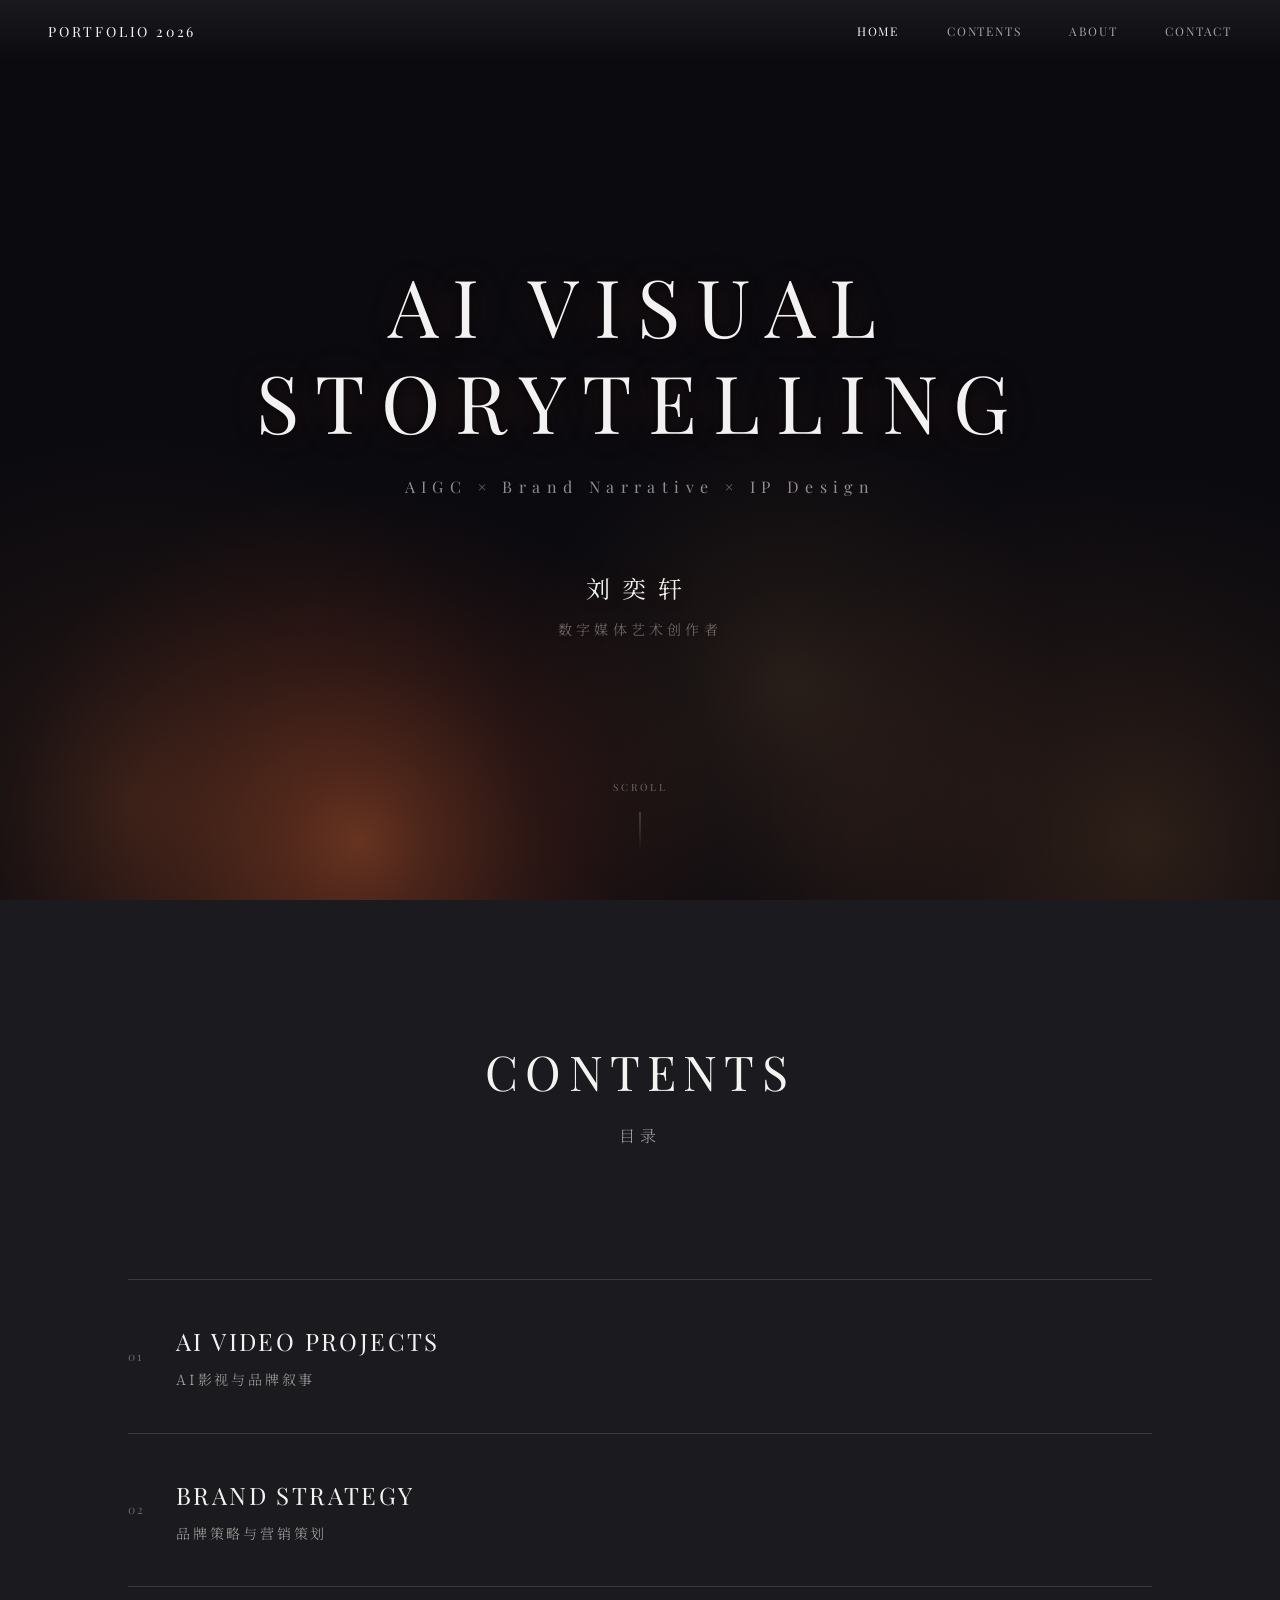
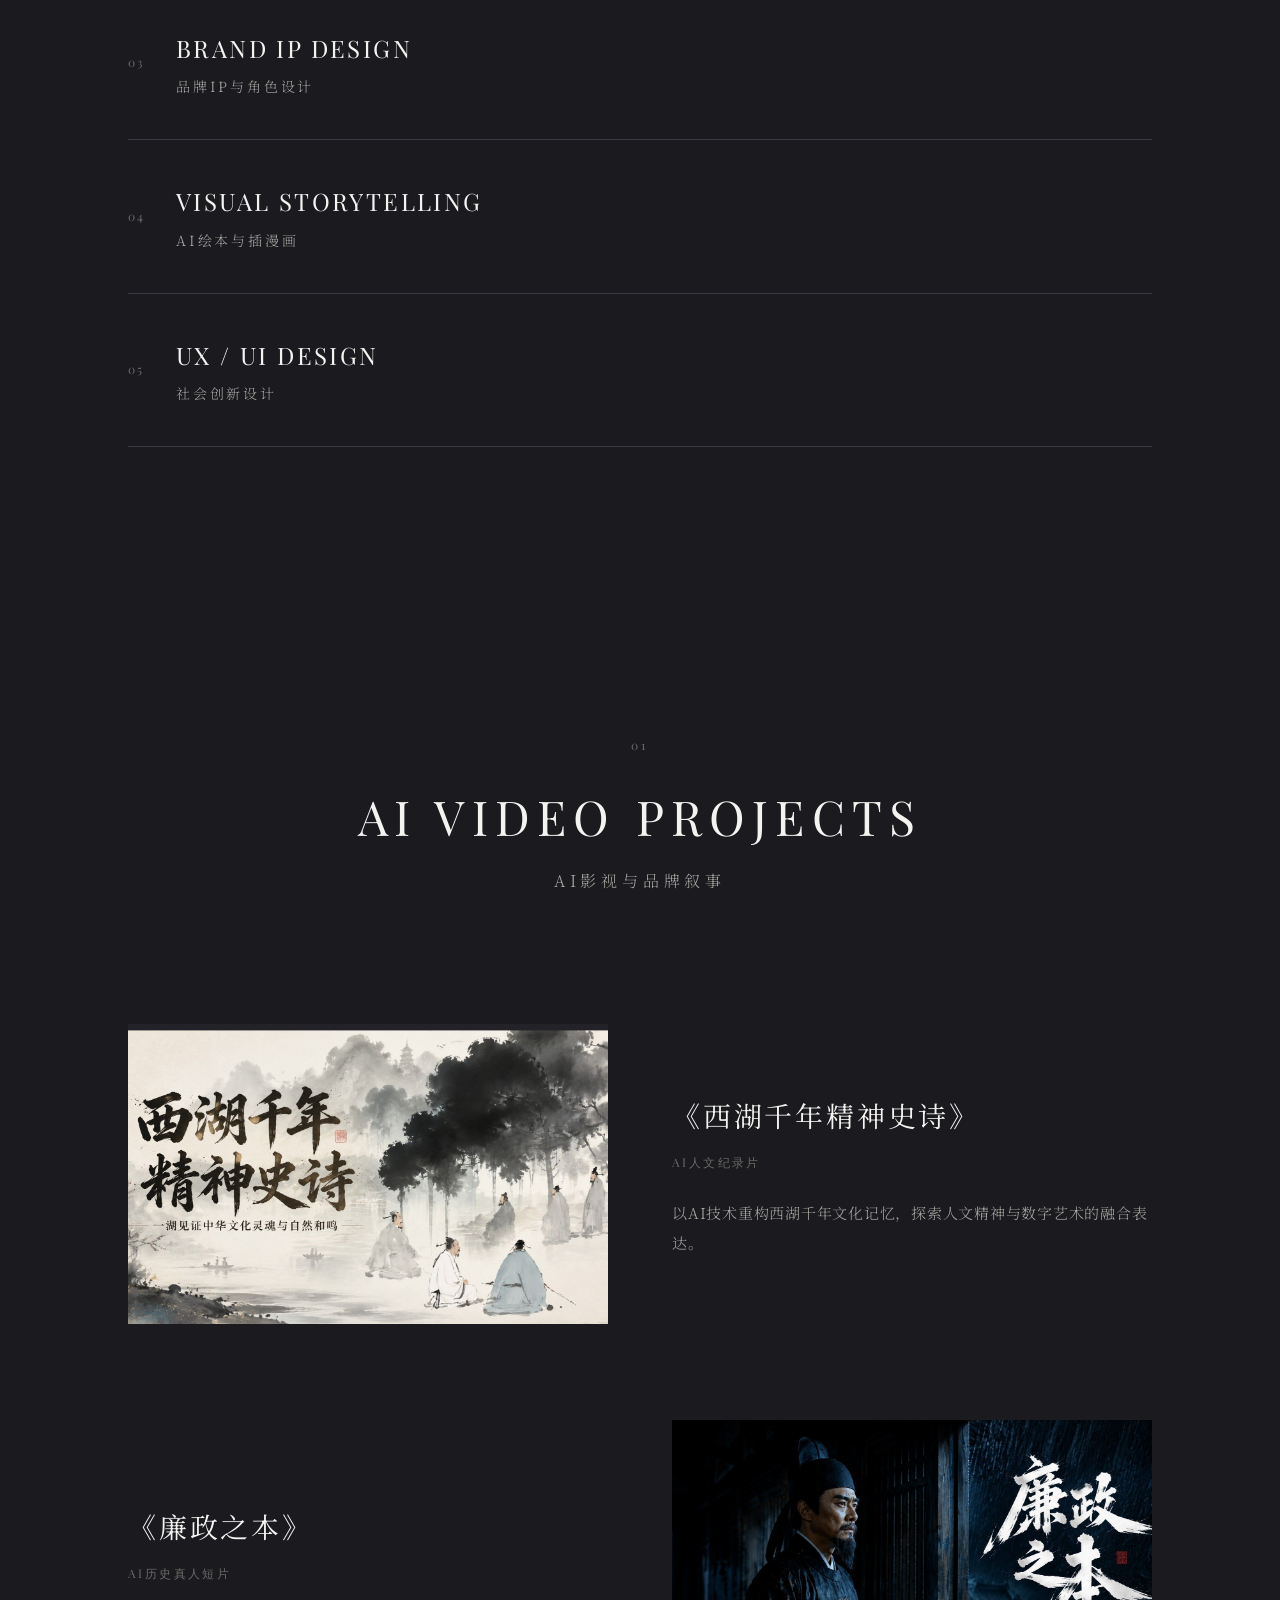
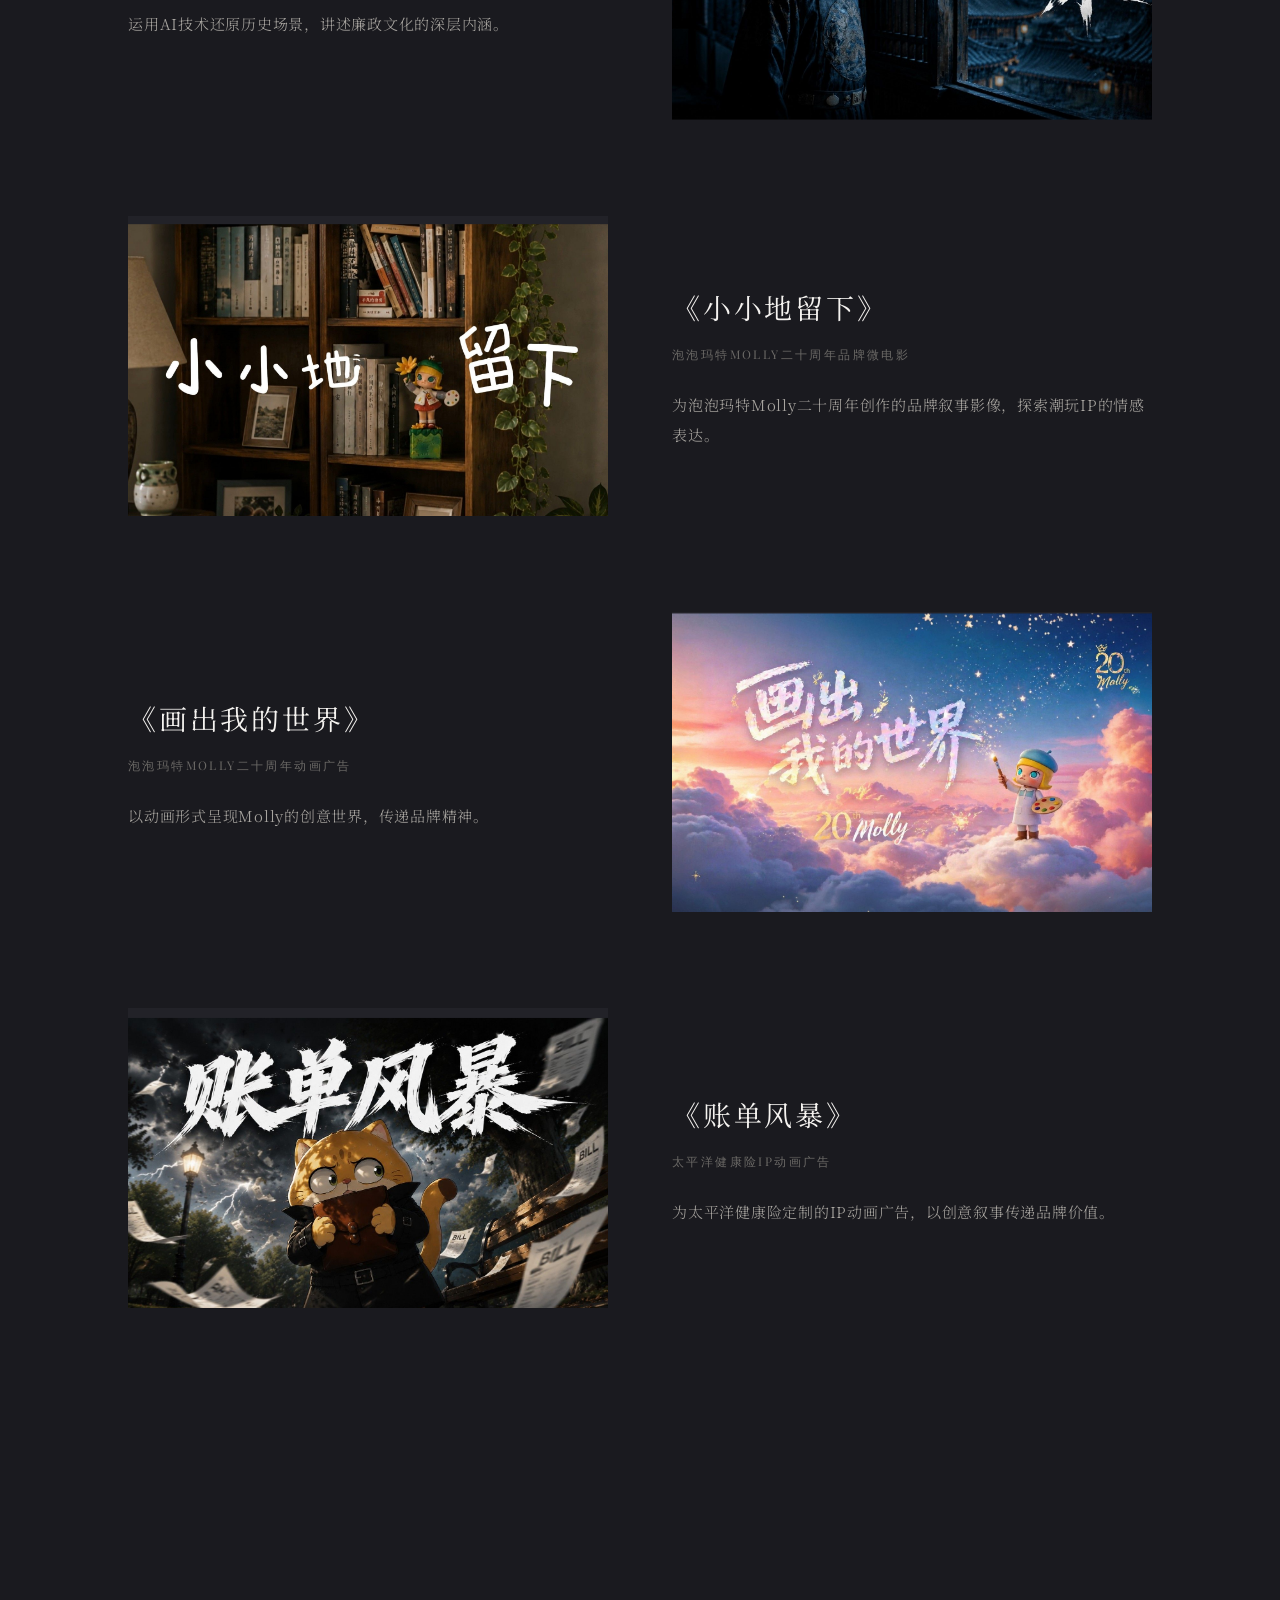
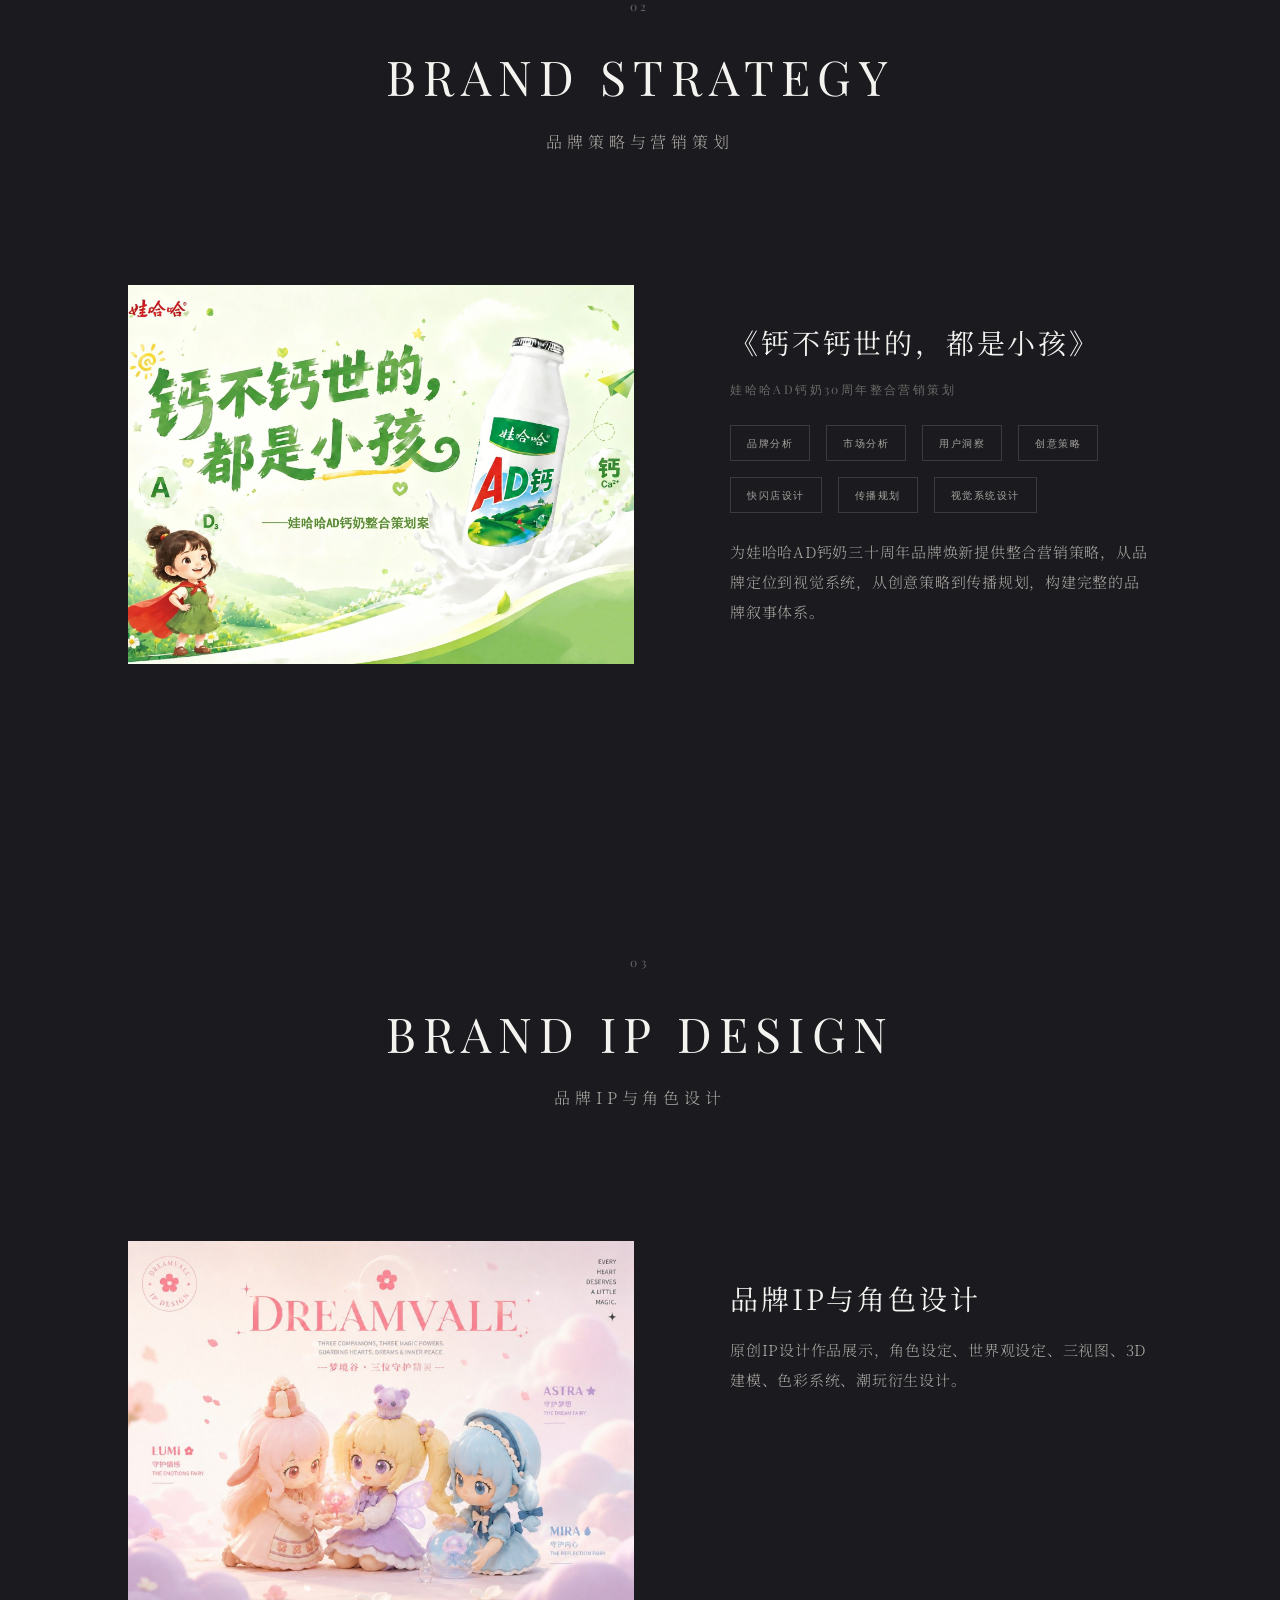
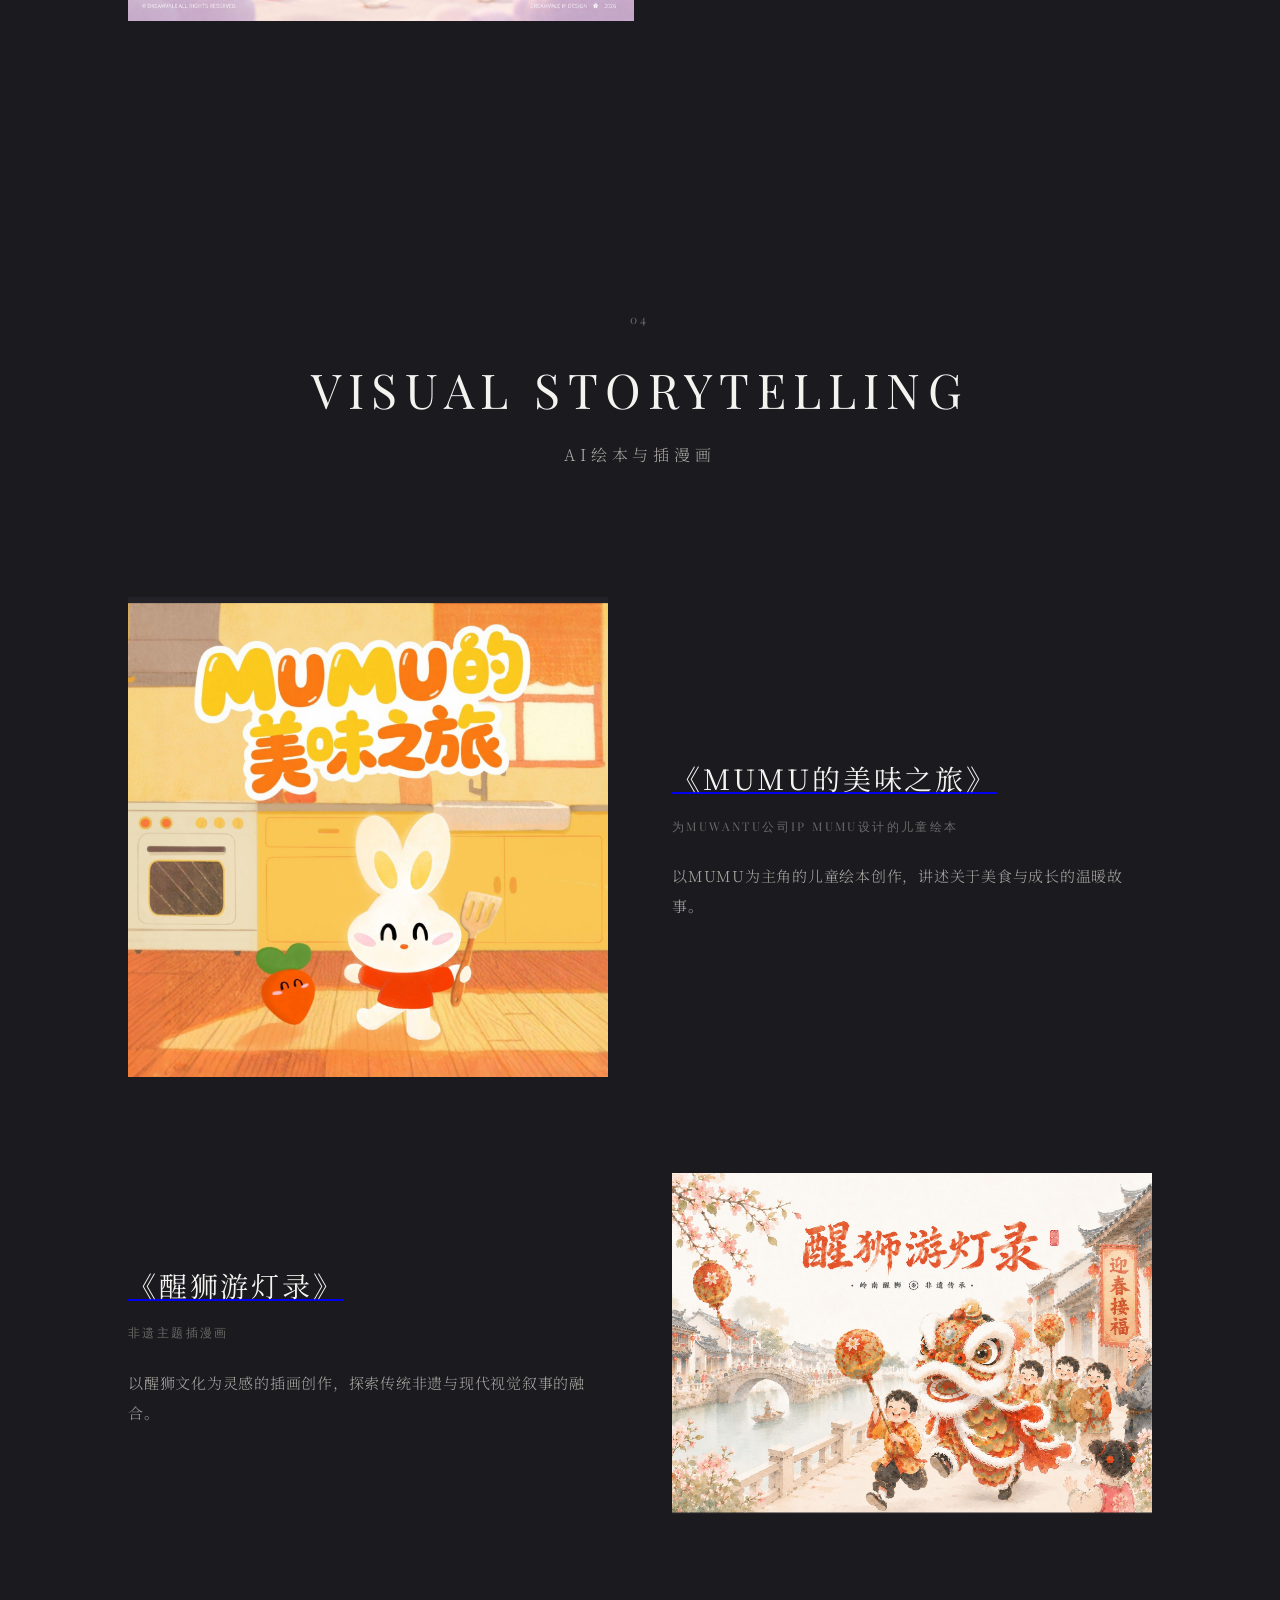
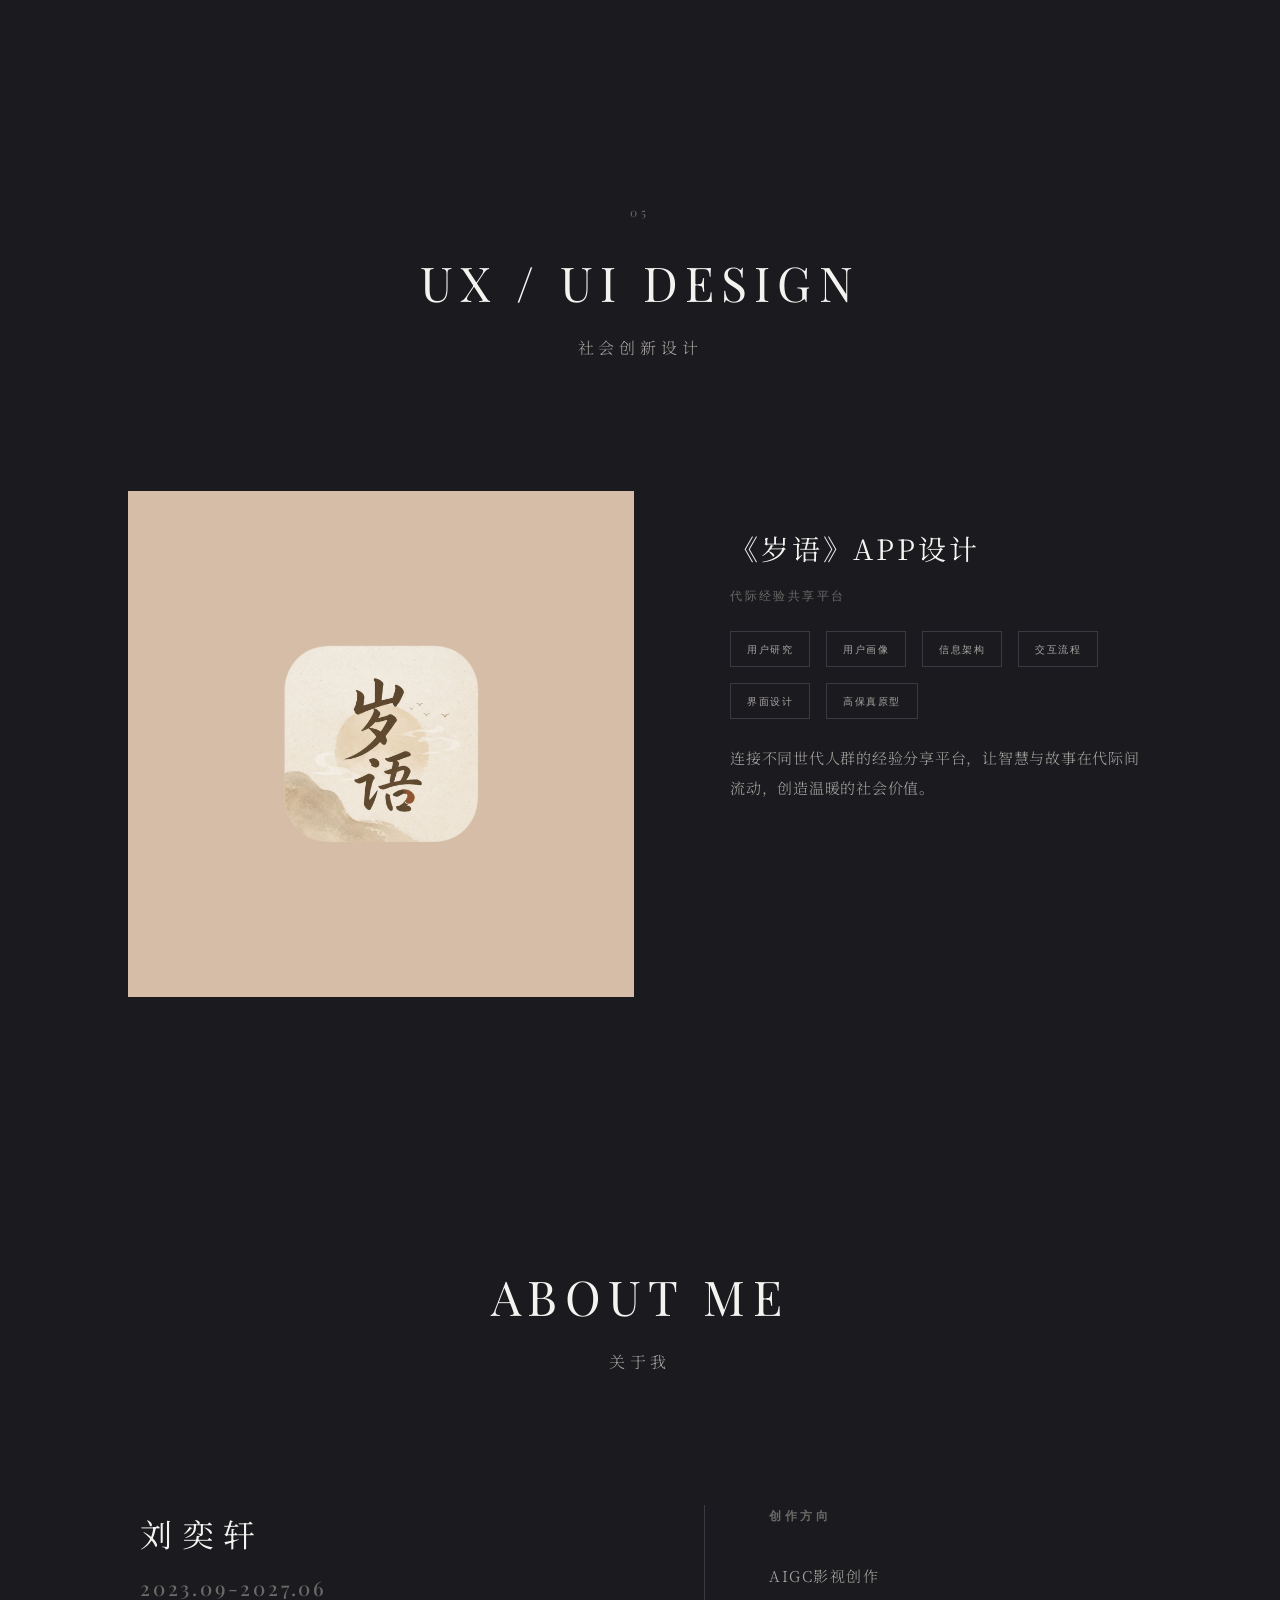
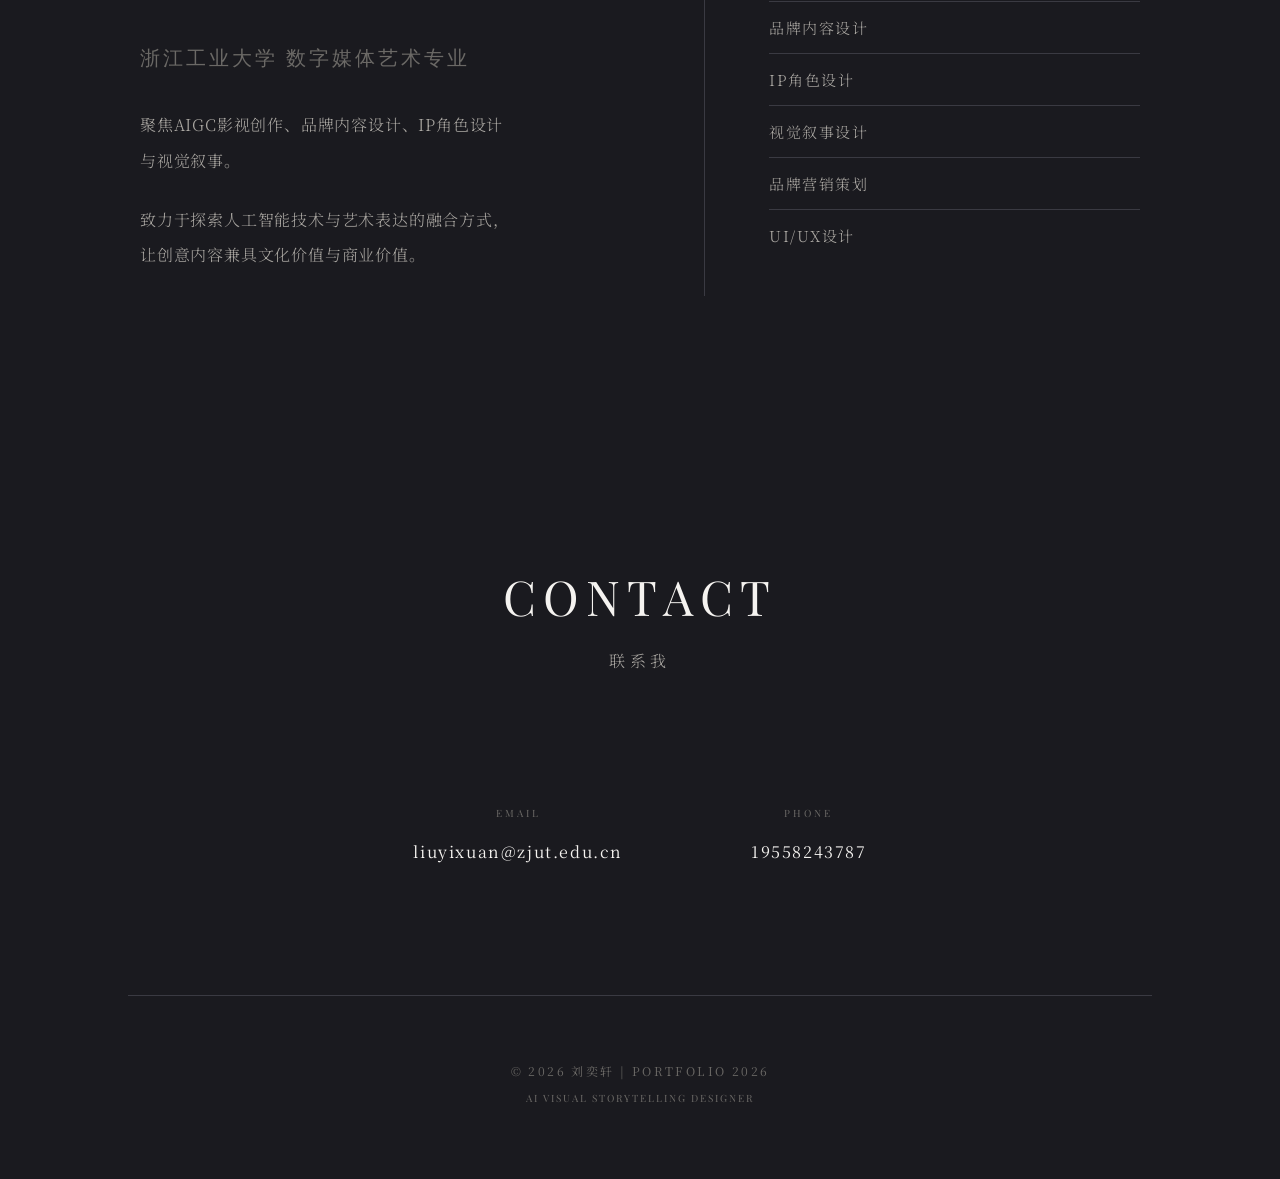
<file: index.html>
<!DOCTYPE html>
<html lang="zh-CN">
<head>
    <meta charset="UTF-8">
    <meta name="viewport" content="width=device-width, initial-scale=1.0">
    <title>PORTFOLIO 2026 | 刘奕轩</title>
    <link rel="stylesheet" href="style.css">
    <link rel="preconnect" href="https://fonts.googleapis.com">
    <link rel="preconnect" href="https://fonts.gstatic.com" crossorigin>
    <link href="https://fonts.googleapis.com/css2?family=Noto+Serif+SC:wght@300;400;500;600&family=Playfair+Display:wght@300;400;500;600&display=swap" rel="stylesheet">
</head>
<body>
    <canvas id="ripple-canvas"></canvas>
    <nav class="nav">
        <div class="nav-logo">PORTFOLIO 2026</div>
        <div class="nav-menu">
            <a href="#home">HOME</a>
            <a href="#contents">CONTENTS</a>
            <a href="#about">ABOUT</a>
            <a href="#contact">CONTACT</a>
        </div>
    </nav>

    <section id="home" class="section section-home">
        <canvas id="diffusion-canvas"></canvas>
        <div class="home-content">
            <h1 class="home-title">AI VISUAL STORYTELLING</h1>
            <p class="home-subtitle">AIGC × Brand Narrative × IP Design</p>
            <div class="home-author">
                <p class="author-name">刘奕轩</p>
                <p class="author-desc">数字媒体艺术创作者</p>
            </div>
        </div>
        <div class="scroll-hint">
            <span>SCROLL</span>
            <div class="scroll-line"></div>
        </div>
    </section>

    <section id="contents" class="section section-contents">
        <div class="section-header fade-in">
            <h2 class="section-title-en">CONTENTS</h2>
            <p class="section-title-cn">目录</p>
        </div>
        <div class="contents-list">
            <a href="#ai-video" class="content-item fade-in fade-in-delay-1">
                <span class="content-number">01</span>
                <div class="content-text">
                    <h3 class="content-title-en">AI VIDEO PROJECTS</h3>
                    <p class="content-title-cn">AI影视与品牌叙事</p>
                </div>
            </a>
            <a href="#brand-strategy" class="content-item fade-in fade-in-delay-2">
                <span class="content-number">02</span>
                <div class="content-text">
                    <h3 class="content-title-en">BRAND STRATEGY</h3>
                    <p class="content-title-cn">品牌策略与营销策划</p>
                </div>
            </a>
            <a href="#brand-ip" class="content-item fade-in fade-in-delay-3">
                <span class="content-number">03</span>
                <div class="content-text">
                    <h3 class="content-title-en">BRAND IP DESIGN</h3>
                    <p class="content-title-cn">品牌IP与角色设计</p>
                </div>
            </a>
            <a href="#visual-storytelling" class="content-item fade-in fade-in-delay-4">
                <span class="content-number">04</span>
                <div class="content-text">
                    <h3 class="content-title-en">VISUAL STORYTELLING</h3>
                    <p class="content-title-cn">AI绘本与插漫画</p>
                </div>
            </a>
            <a href="#ux-ui" class="content-item fade-in fade-in-delay-1">
                <span class="content-number">05</span>
                <div class="content-text">
                    <h3 class="content-title-en">UX / UI DESIGN</h3>
                    <p class="content-title-cn">社会创新设计</p>
                </div>
            </a>
        </div>
    </section>

    <section id="ai-video" class="section section-project">
        <div class="section-header fade-in">
            <span class="section-number">01</span>
            <h2 class="section-title-en">AI VIDEO PROJECTS</h2>
            <p class="section-title-cn">AI影视与品牌叙事</p>
        </div>
        
        <div class="project-list">
            <article class="project-item fade-in-left" data-video-type="bilibili" data-video-id="BV1B7jD6DEQf" data-video-start="81">
                <div class="project-visual video-trigger" data-video-bvid="BV1B7jD6DEQf" data-video-time="81">
                    <img src="images/west-lake-epic.jpg" alt="西湖千年精神史诗封面" class="project-image">
                    <div class="play-overlay">
                        <div class="play-icon">▶</div>
                    </div>
                </div>
                <div class="project-info">
                    <a href="project-westlake.html" class="project-link">
                        <h3 class="project-title">《西湖千年精神史诗》</h3>
                    </a>
                    <p class="project-type">AI人文纪录片</p>
                    <p class="project-desc">以AI技术重构西湖千年文化记忆，探索人文精神与数字艺术的融合表达。</p>
                </div>
            </article>

            <article class="project-item fade-in-right" data-video-type="bilibili" data-video-id="BV1JTjZ6rEQb" data-video-start="0">
                <div class="project-visual">
                    <img src="images/lianzheng-zhiben.jpg" alt="廉政之本封面" class="project-image">
                    <div class="play-overlay">
                        <div class="play-icon">▶</div>
                    </div>
                </div>
                <div class="project-info">
                    <a href="project-lianzheng.html" class="project-link">
                        <h3 class="project-title">《廉政之本》</h3>
                    </a>
                    <p class="project-type">AI历史真人短片</p>
                    <p class="project-desc">运用AI技术还原历史场景，讲述廉政文化的深层内涵。</p>
                </div>
            </article>

            <article class="project-item fade-in-left" data-video-type="bilibili" data-video-id="BV1UP746KE57" data-video-start="1.6">
                <div class="project-visual">
                    <img src="images/xiaoxiaodi-liuxia.jpg" alt="小小地留下封面" class="project-image">
                    <div class="play-overlay">
                        <div class="play-icon">▶</div>
                    </div>
                </div>
                <div class="project-info">
                    <a href="project-xiaoxiao.html" class="project-link">
                        <h3 class="project-title">《小小地留下》</h3>
                    </a>
                    <p class="project-type">泡泡玛特Molly二十周年品牌微电影</p>
                    <p class="project-desc">为泡泡玛特Molly二十周年创作的品牌叙事影像，探索潮玩IP的情感表达。</p>
                </div>
            </article>

            <article class="project-item fade-in-right" data-video-type="bilibili" data-video-id="BV1AL746fE5J" data-video-start="16.0">
                <div class="project-visual">
                    <img src="images/huachu-wodeshijie.jpg" alt="画出我的世界封面" class="project-image">
                    <div class="play-overlay">
                        <div class="play-icon">▶</div>
                    </div>
                </div>
                <div class="project-info">
                    <a href="project-molly.html" class="project-link">
                        <h3 class="project-title">《画出我的世界》</h3>
                    </a>
                    <p class="project-type">泡泡玛特Molly二十周年动画广告</p>
                    <p class="project-desc">以动画形式呈现Molly的创意世界，传递品牌精神。</p>
                </div>
            </article>

            <article class="project-item fade-in-left" data-video-type="bilibili" data-video-id="BV1a2Tc6LEo8" data-video-time="0.2">
                <div class="project-visual">
                    <img src="images/zhangdan-fengbao.jpg" alt="账单风暴封面" class="project-image">
                    <div class="play-overlay">
                        <div class="play-icon">▶</div>
                    </div>
                </div>
                <div class="project-info">
                    <h3 class="project-title"><a href="project-zhangdan.html">《账单风暴》</a></h3>
                    <p class="project-type">太平洋健康险IP动画广告</p>
                    <p class="project-desc">为太平洋健康险定制的IP动画广告，以创意叙事传递品牌价值。</p>
                </div>
            </article>
        </div>
    </section>

    <section id="brand-strategy" class="section section-project">
        <div class="section-header fade-in">
            <span class="section-number">02</span>
            <h2 class="section-title-en">BRAND STRATEGY</h2>
            <p class="section-title-cn">品牌策略与营销策划</p>
        </div>
        
        <div class="project-single scale-in">
            <a href="project-wahaha.html" class="project-visual-large-link">
                <div class="project-visual-large">
                    <img src="images/wahaha-adcover.jpg" alt="娃哈哈AD钙奶策划案封面" class="project-image-large">
                </div>
            </a>
            <div class="project-detail">
                <a href="project-wahaha.html" class="project-link">
                    <h3 class="project-title">《钙不钙世的，都是小孩》</h3>
                </a>
                <p class="project-type">娃哈哈AD钙奶30周年整合营销策划</p>
                <div class="project-tags">
                    <span>品牌分析</span>
                    <span>市场分析</span>
                    <span>用户洞察</span>
                    <span>创意策略</span>
                    <span>快闪店设计</span>
                    <span>传播规划</span>
                    <span>视觉系统设计</span>
                </div>
                <p class="project-desc">为娃哈哈AD钙奶三十周年品牌焕新提供整合营销策略，从品牌定位到视觉系统，从创意策略到传播规划，构建完整的品牌叙事体系。</p>
            </div>
        </div>
    </section>

    <section id="brand-ip" class="section section-project">
        <div class="section-header fade-in">
            <span class="section-number">03</span>
            <h2 class="section-title-en">BRAND IP DESIGN</h2>
            <p class="section-title-cn">品牌IP与角色设计</p>
        </div>
        
        <div class="project-single scale-in">
            <a href="project-dreamvale.html" class="project-visual-large-link">
                <div class="project-visual-large">
                    <img src="images/dreamvale-cover.jpg" alt="Dreamvale梦境谷" class="project-image-large">
                </div>
            </a>
            <div class="project-detail">
                <a href="project-dreamvale.html" class="project-link">
                    <h3 class="project-title">品牌IP与角色设计</h3>
                </a>
                <p class="project-desc">原创IP设计作品展示，角色设定、世界观设定、三视图、3D建模、色彩系统、潮玩衍生设计。</p>
            </div>
        </div>
    </section>

    <section id="visual-storytelling" class="section section-project">
        <div class="section-header fade-in">
            <span class="section-number">04</span>
            <h2 class="section-title-en">VISUAL STORYTELLING</h2>
            <p class="section-title-cn">AI绘本与插漫画</p>
        </div>
        
        <div class="project-list">
            <article class="project-item fade-in-left">
                <a href="project-mumu.html" class="project-link">
                    <div class="project-visual project-visual-square">
                        <img src="images/mumu-cover.jpg" alt="MUMU的美味之旅" class="project-image">
                    </div>
                </a>
                <div class="project-info">
                    <a href="project-mumu.html" class="project-title-link">
                        <h3 class="project-title">《MUMU的美味之旅》</h3>
                    </a>
                    <p class="project-type">为MUWANTU公司IP MUMU设计的儿童绘本</p>
                    <p class="project-desc">以MUMU为主角的儿童绘本创作，讲述关于美食与成长的温暖故事。</p>
                </div>
            </article>

            <article class="project-item fade-in-right">
                <a href="project-xingshi.html" class="project-link">
                    <div class="project-visual project-visual-a3">
                        <img src="images/xingshi-cover.jpg" alt="醒狮游灯录" class="project-image">
                    </div>
                </a>
                <div class="project-info">
                    <a href="project-xingshi.html" class="project-title-link">
                        <h3 class="project-title">《醒狮游灯录》</h3>
                    </a>
                    <p class="project-type">非遗主题插漫画</p>
                    <p class="project-desc">以醒狮文化为灵感的插画创作，探索传统非遗与现代视觉叙事的融合。</p>
                </div>
            </article>
        </div>
    </section>

    <section id="ux-ui" class="section section-project">
        <div class="section-header fade-in">
            <span class="section-number">05</span>
            <h2 class="section-title-en">UX / UI DESIGN</h2>
            <p class="section-title-cn">社会创新设计</p>
        </div>
        
        <div class="project-single scale-in">
            <a href="project-suiyu.html" class="project-visual-large-link">
                <div class="project-visual-large project-visual-large-square">
                    <img src="images/suiyu-cover.jpg" alt="岁语APP封面" class="project-image-large">
                </div>
            </a>
            <div class="project-detail">
                <a href="project-suiyu.html" class="project-link">
                    <h3 class="project-title">《岁语》APP设计</h3>
                </a>
                <p class="project-type">代际经验共享平台</p>
                <div class="project-tags">
                    <span>用户研究</span>
                    <span>用户画像</span>
                    <span>信息架构</span>
                    <span>交互流程</span>
                    <span>界面设计</span>
                    <span>高保真原型</span>
                </div>
                <p class="project-desc">连接不同世代人群的经验分享平台，让智慧与故事在代际间流动，创造温暖的社会价值。</p>
            </div>
        </div>
    </section>

    <section id="about" class="section section-about">
        <div class="section-header fade-in">
            <h2 class="section-title-en">ABOUT ME</h2>
            <p class="section-title-cn">关于我</p>
        </div>
        <div class="about-content fade-in">
            <div class="about-text fade-in-left">
                <p class="about-name">刘奕轩</p>
                <p class="about-major">
                    <span class="major-time">2023.09-2027.06</span><br>
                    <span class="major-school">浙江工业大学 数字媒体艺术专业</span>
                </p>
                <p class="about-focus">聚焦AIGC影视创作、品牌内容设计、IP角色设计与视觉叙事。</p>
                <p class="about-philosophy">致力于探索人工智能技术与艺术表达的融合方式，让创意内容兼具文化价值与商业价值。</p>
            </div>
            <div class="about-skills fade-in-right">
                <div class="skill-category">
                    <h4>创作方向</h4>
                    <ul>
                        <li>AIGC影视创作</li>
                        <li>品牌内容设计</li>
                        <li>IP角色设计</li>
                        <li>视觉叙事设计</li>
                        <li>品牌营销策划</li>
                        <li>UI/UX设计</li>
                    </ul>
                </div>
            </div>
        </div>
    </section>

    <section id="contact" class="section section-contact">
        <div class="section-header fade-in">
            <h2 class="section-title-en">CONTACT</h2>
            <p class="section-title-cn">联系我</p>
        </div>
        <div class="contact-content fade-in">
            <div class="contact-item fade-in-left">
                <span class="contact-label">EMAIL</span>
                <a href="mailto:liuyixuan@zjut.edu.cn" class="contact-value">liuyixuan@zjut.edu.cn</a>
            </div>
            <div class="contact-item fade-in-right">
                <span class="contact-label">PHONE</span>
                <a href="tel:19558243787" class="contact-value">19558243787</a>
            </div>
        </div>
        <footer class="footer">
            <p>© 2026 刘奕轩 | PORTFOLIO 2026</p>
            <p class="footer-position">AI Visual Storytelling Designer</p>
        </footer>
    </section>

    <div id="video-modal" class="video-modal">
        <div class="video-modal-overlay"></div>
        <div class="video-modal-content">
            <button class="video-modal-close">
                <span class="close-icon">×</span>
            </button>
            <div class="video-modal-header">
                <h3 id="video-modal-title" class="video-modal-title">视频标题</h3>
                <p id="video-modal-desc" class="video-modal-desc">视频描述</p>
            </div>
            <div class="video-modal-body">
                <div id="video-player-container" class="video-player-container">
                    <div class="video-loading">
                        <div class="loading-spinner"></div>
                        <p>加载中...</p>
                    </div>
                </div>
            </div>
        </div>
    </div>

    <script src="diffusion.js"></script>
    <script src="script.js"></script>
</body>
</html>
</file>
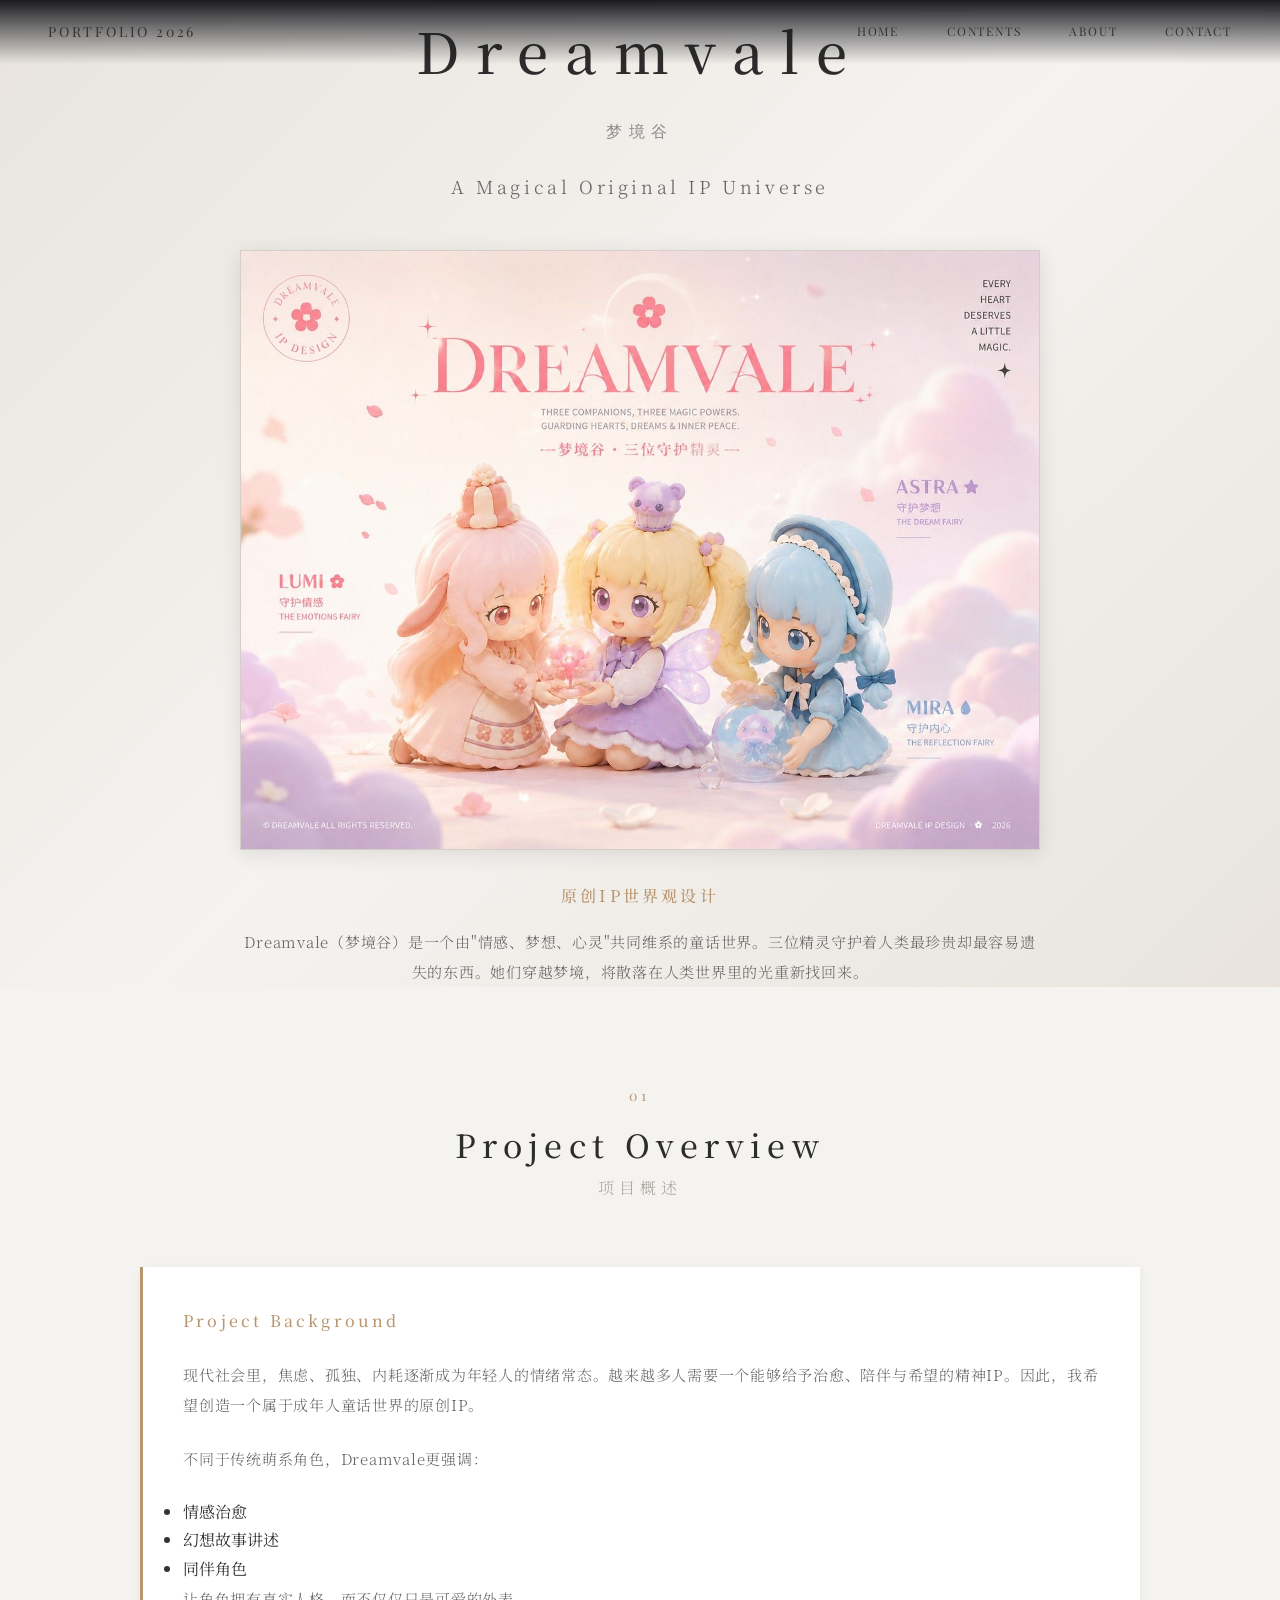
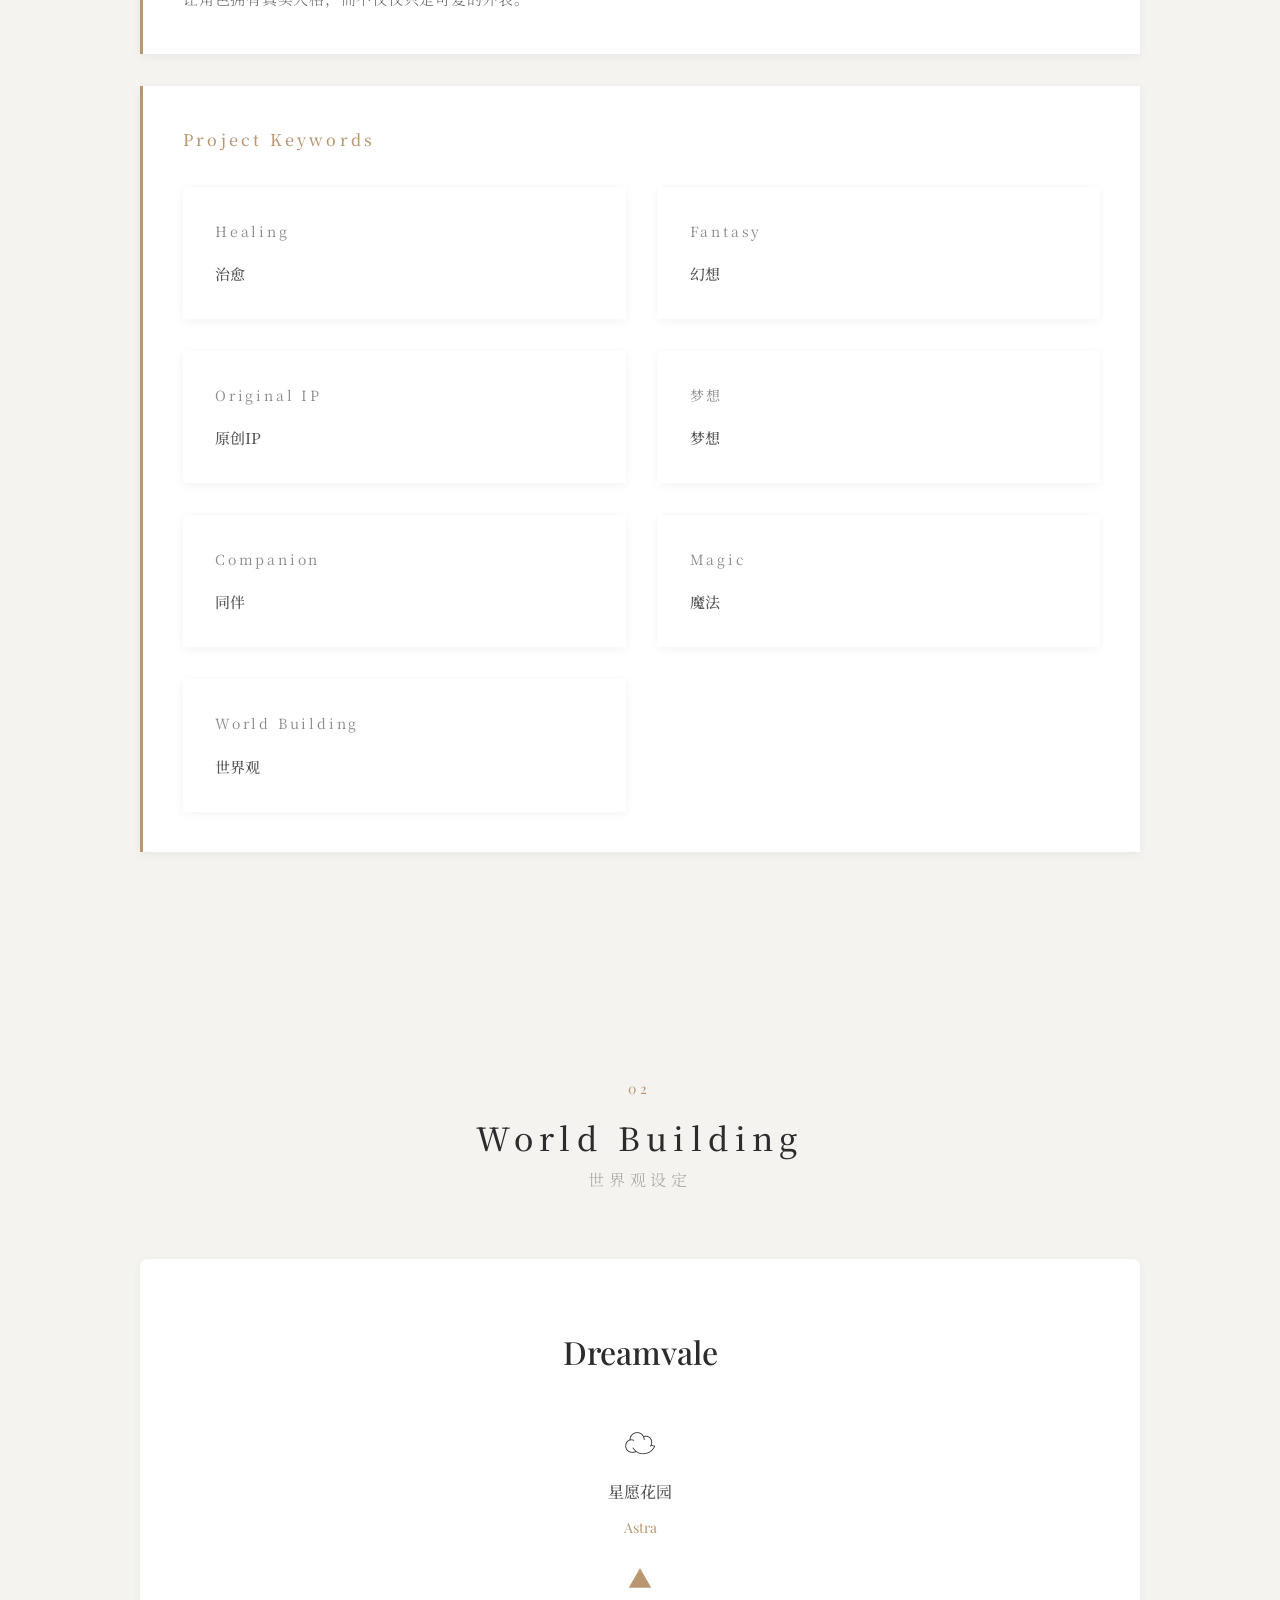
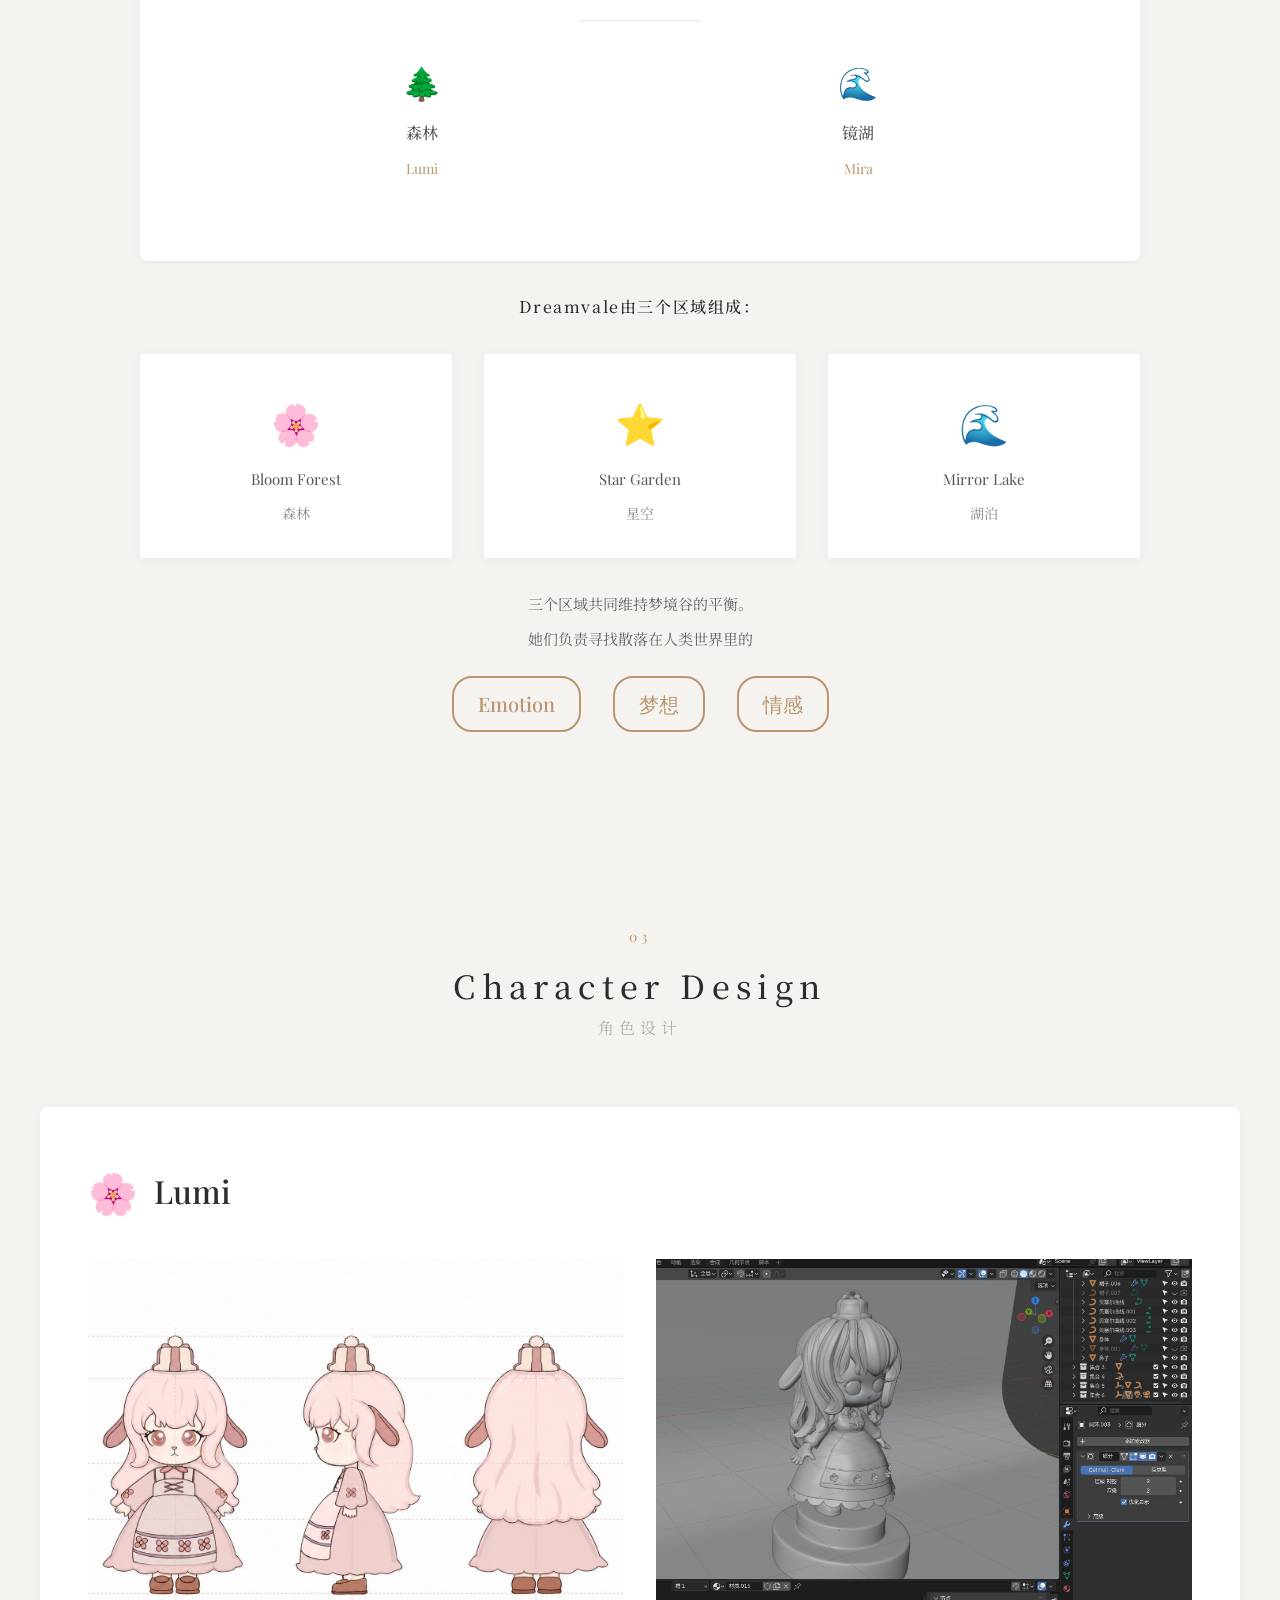
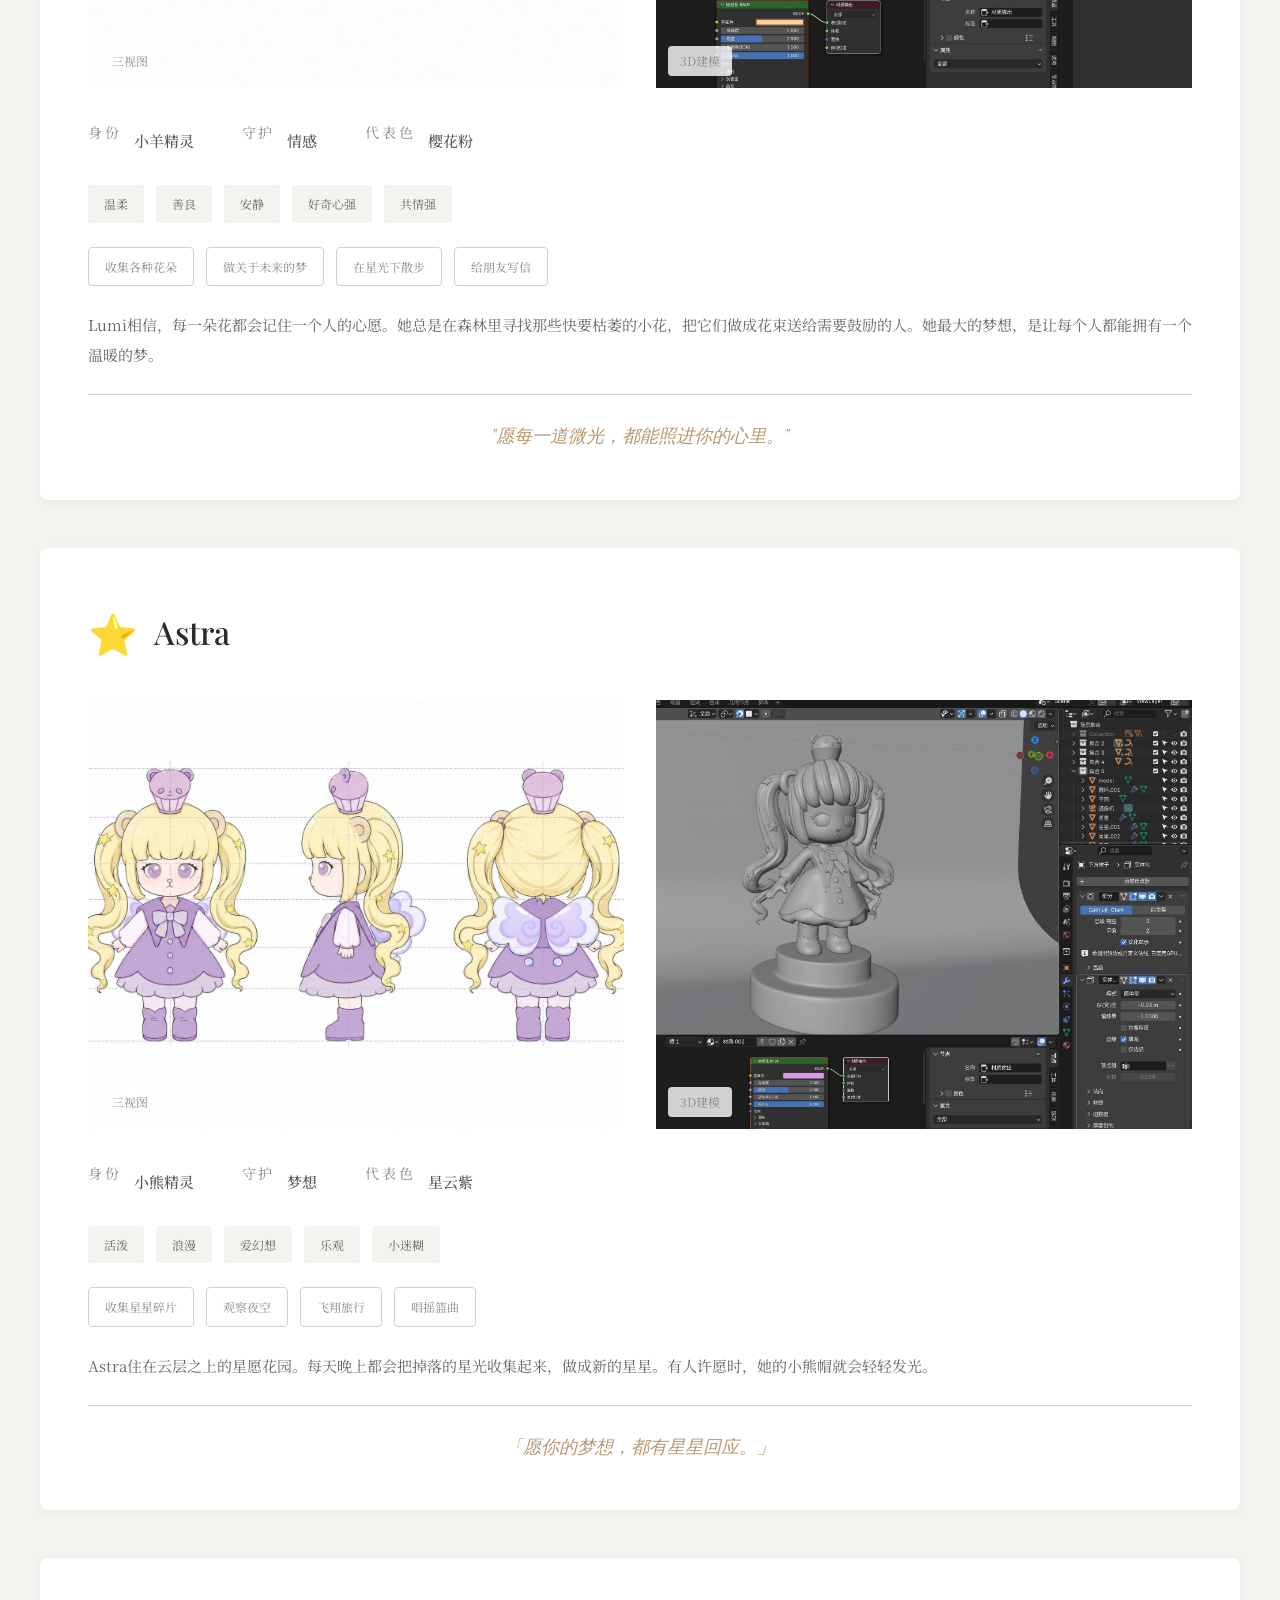
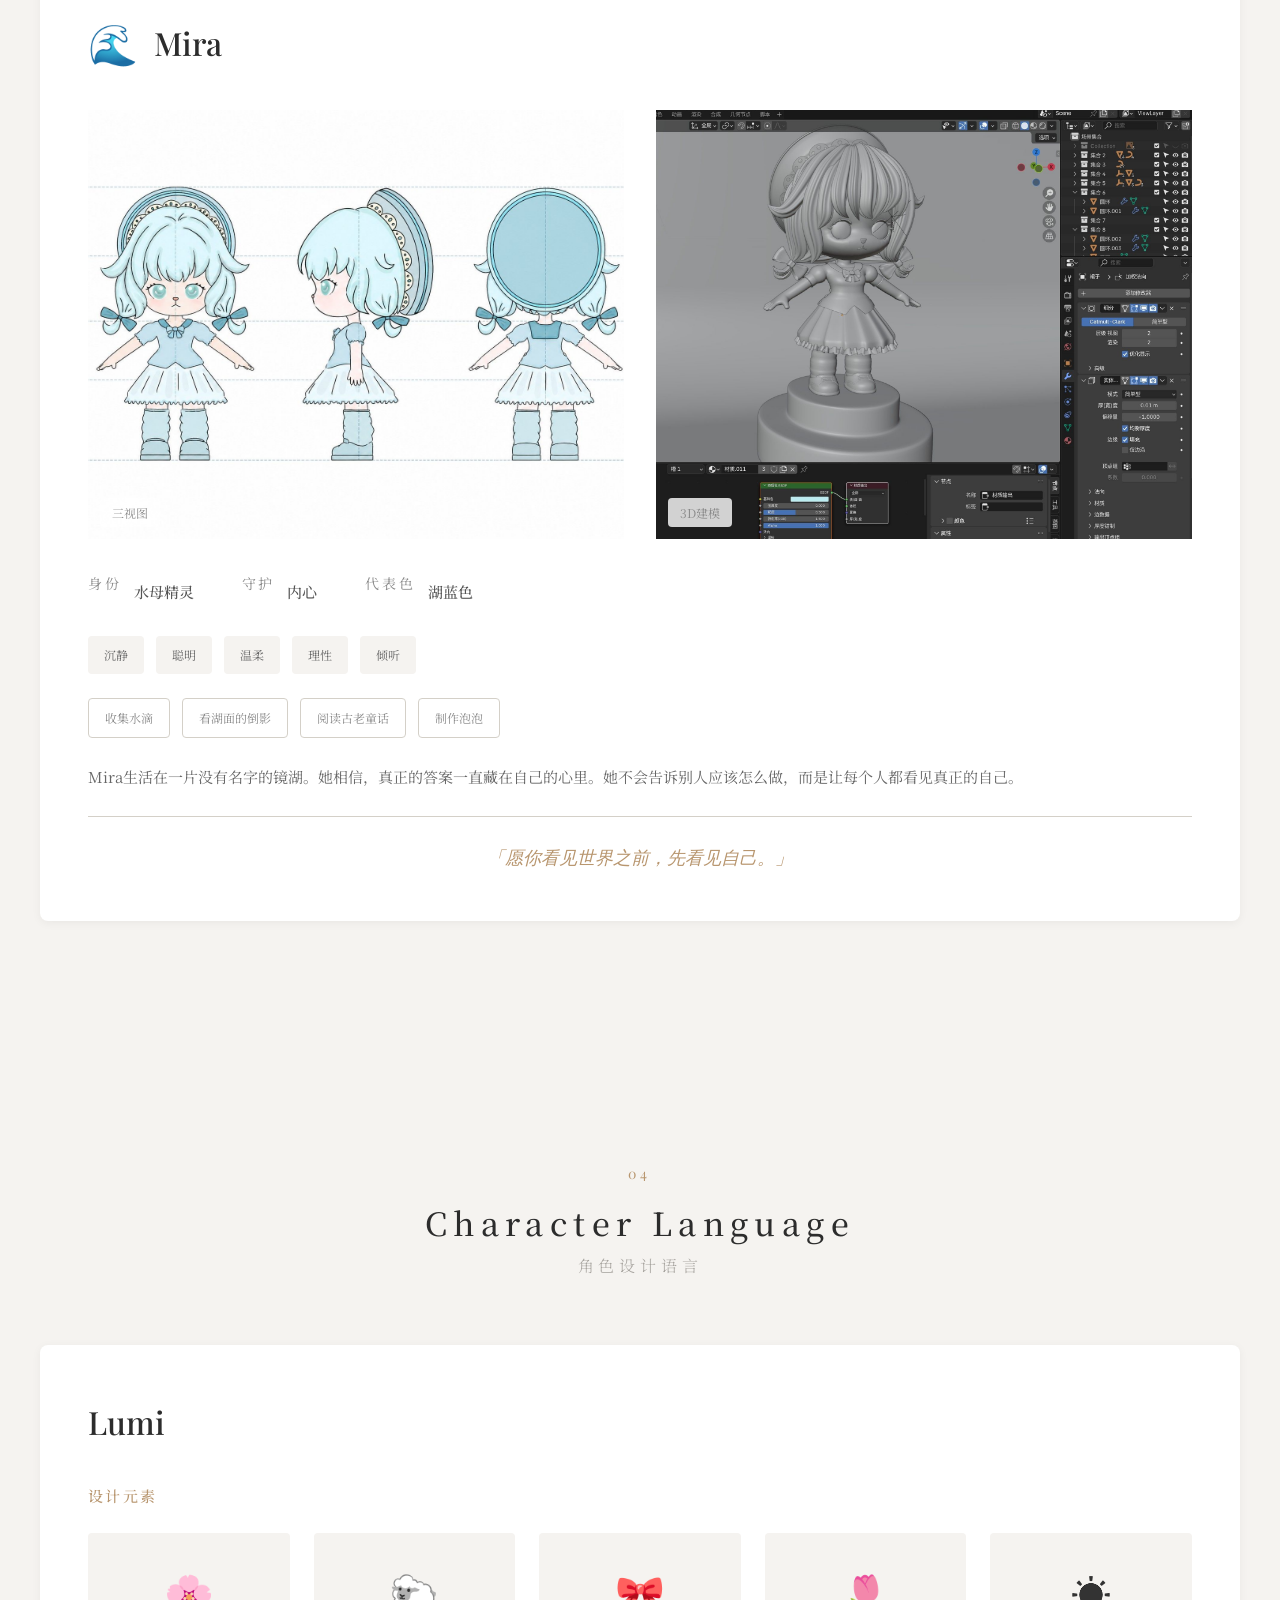
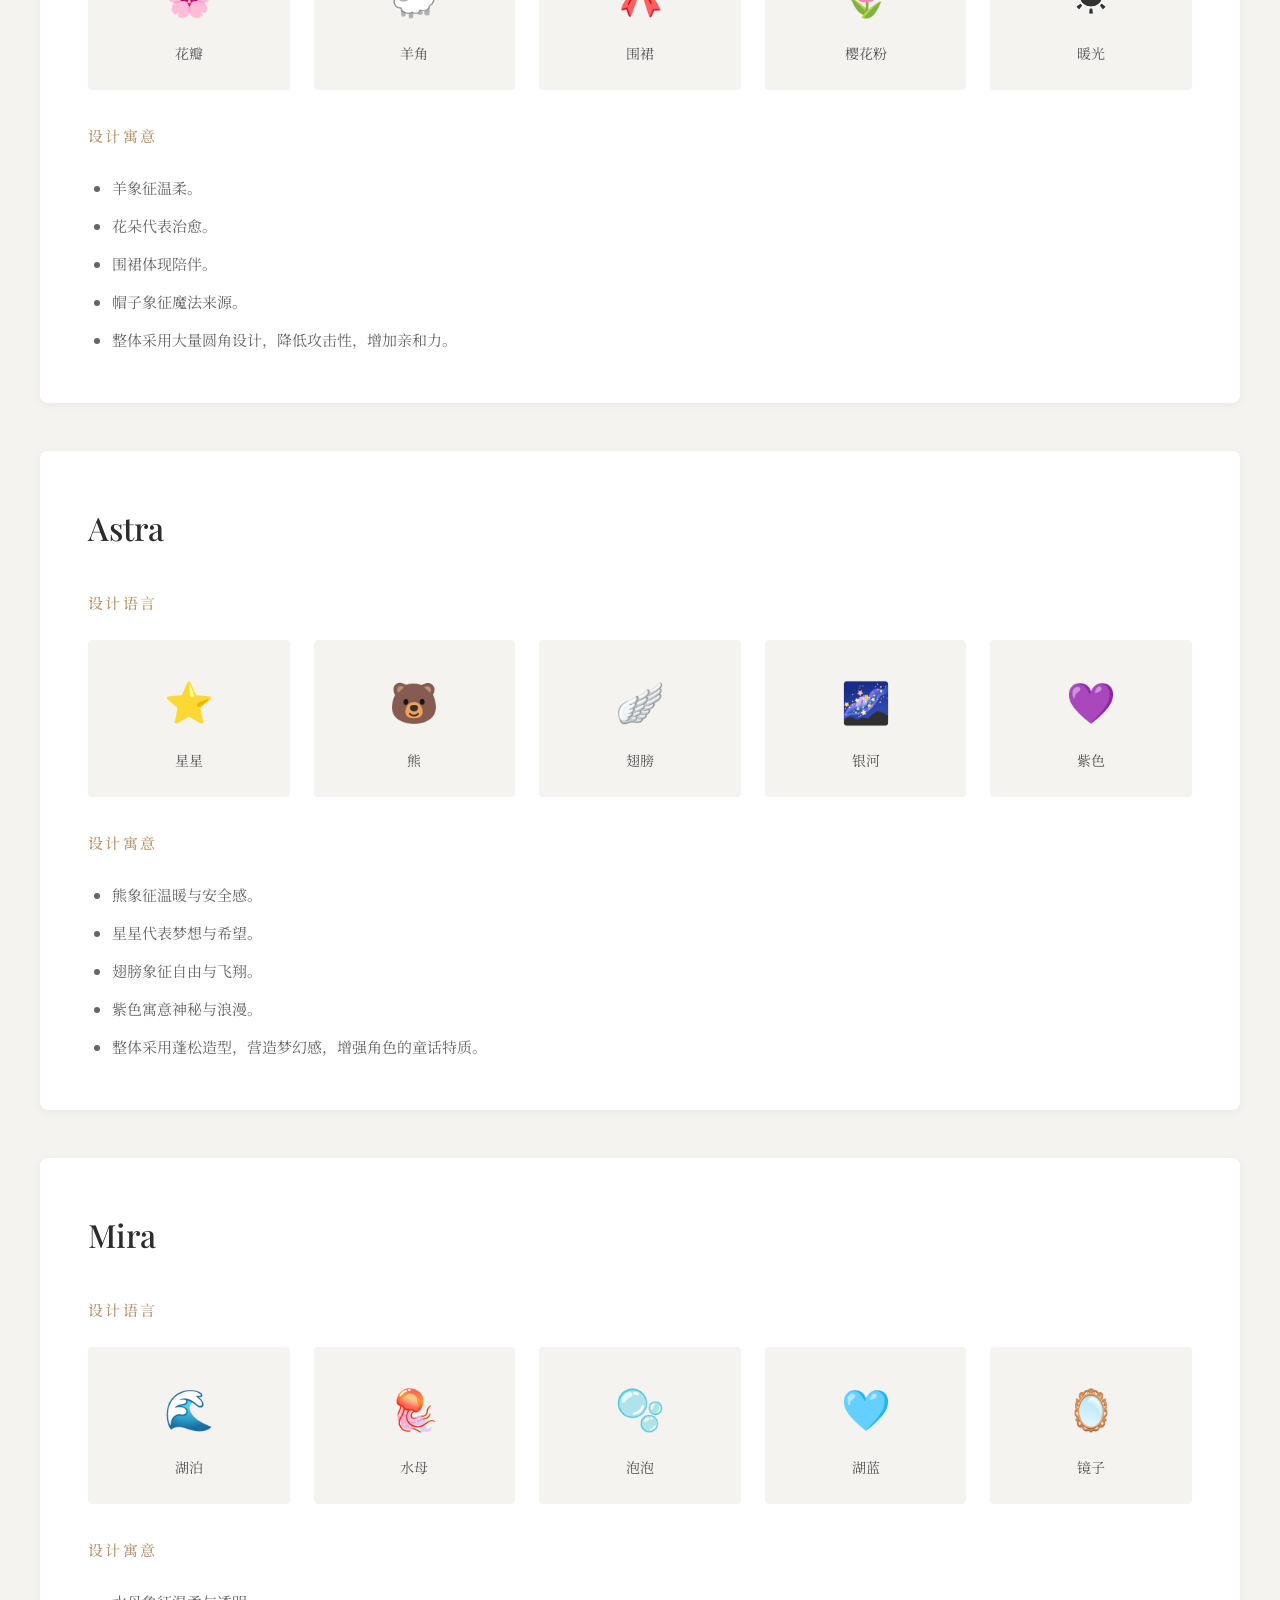
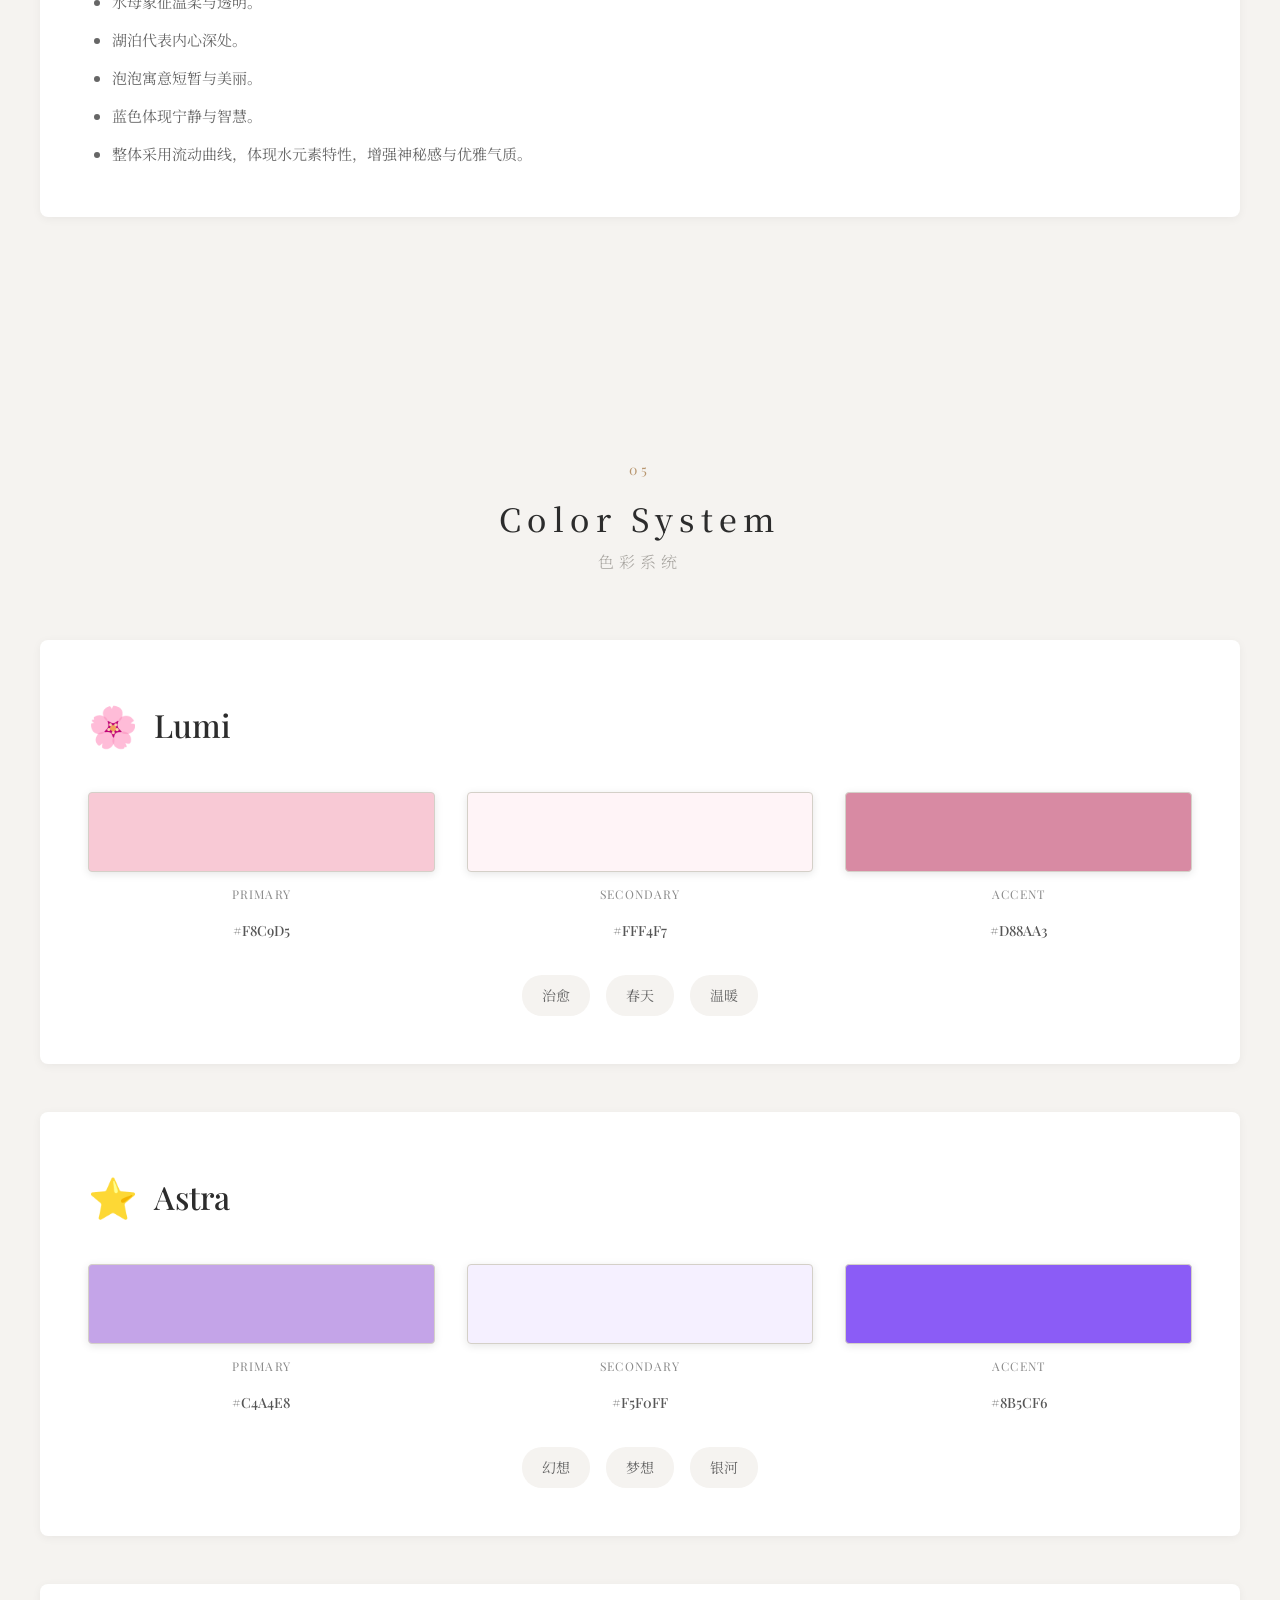
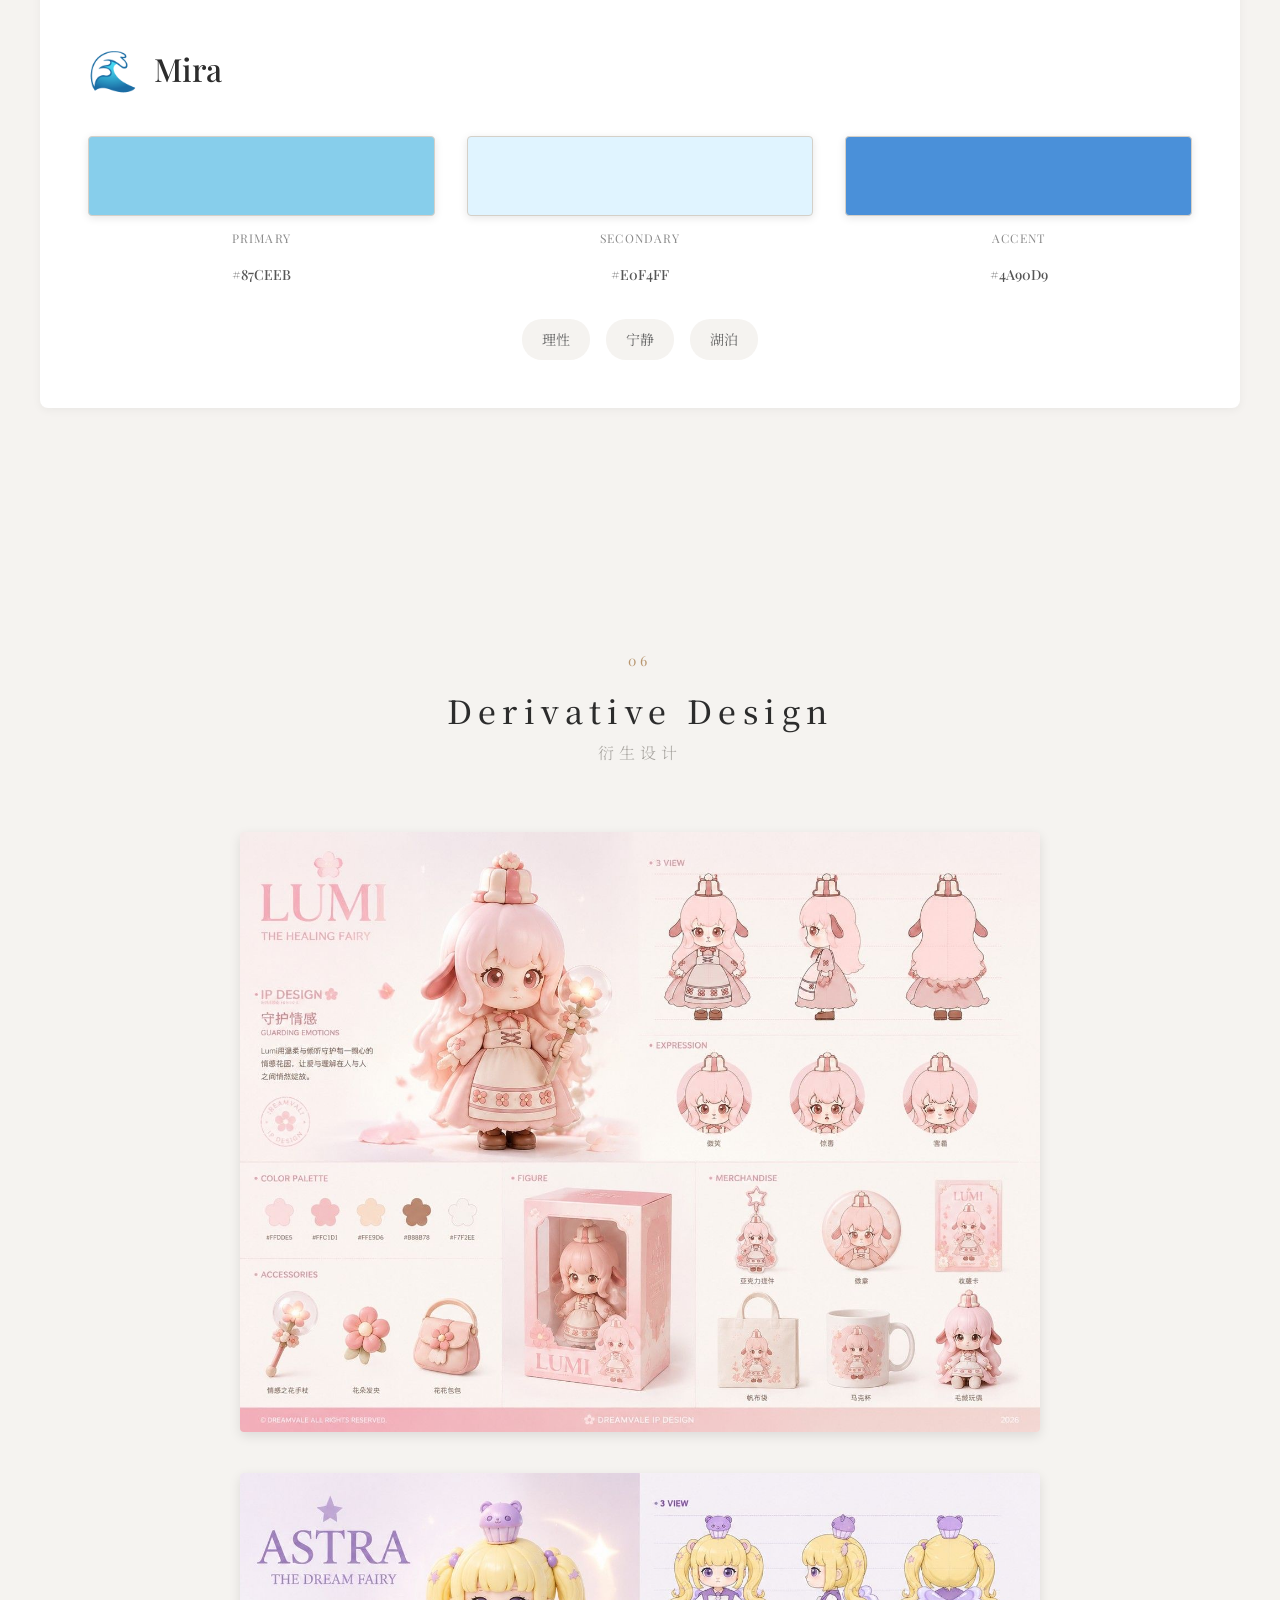
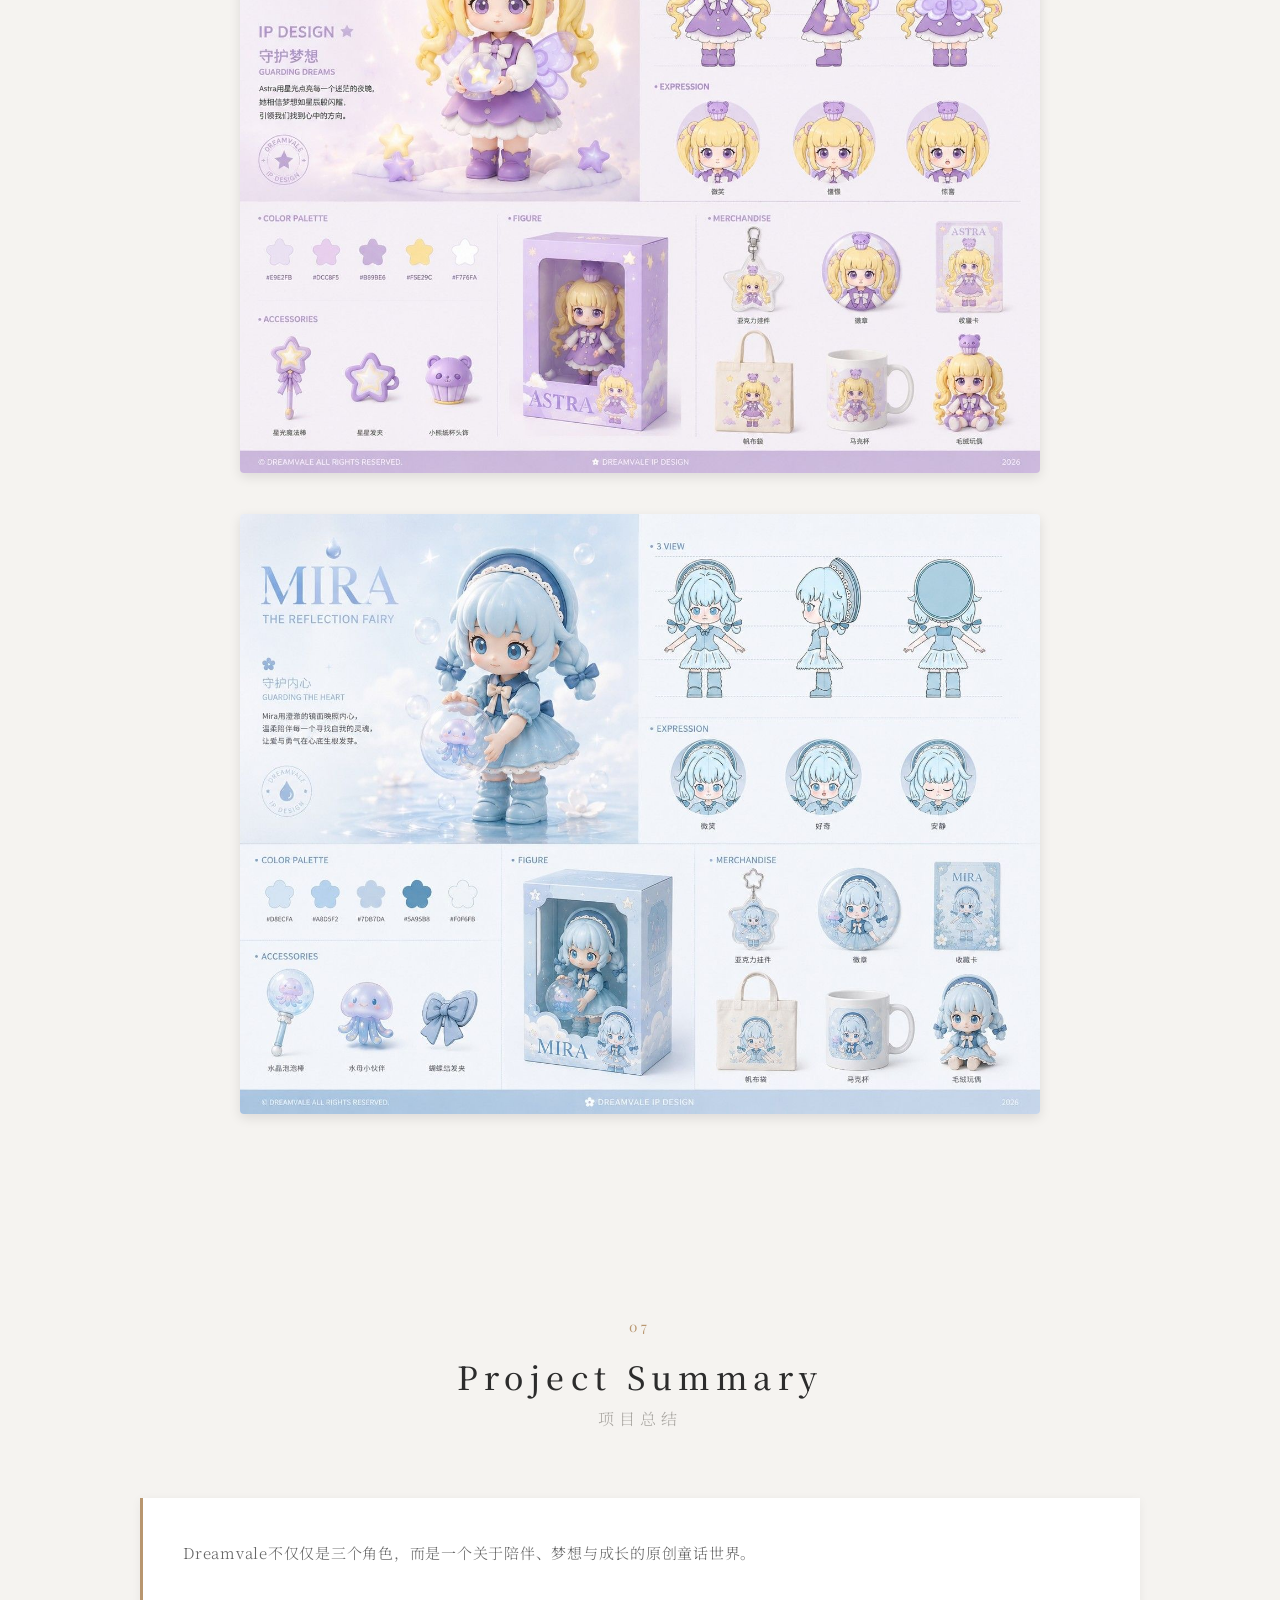
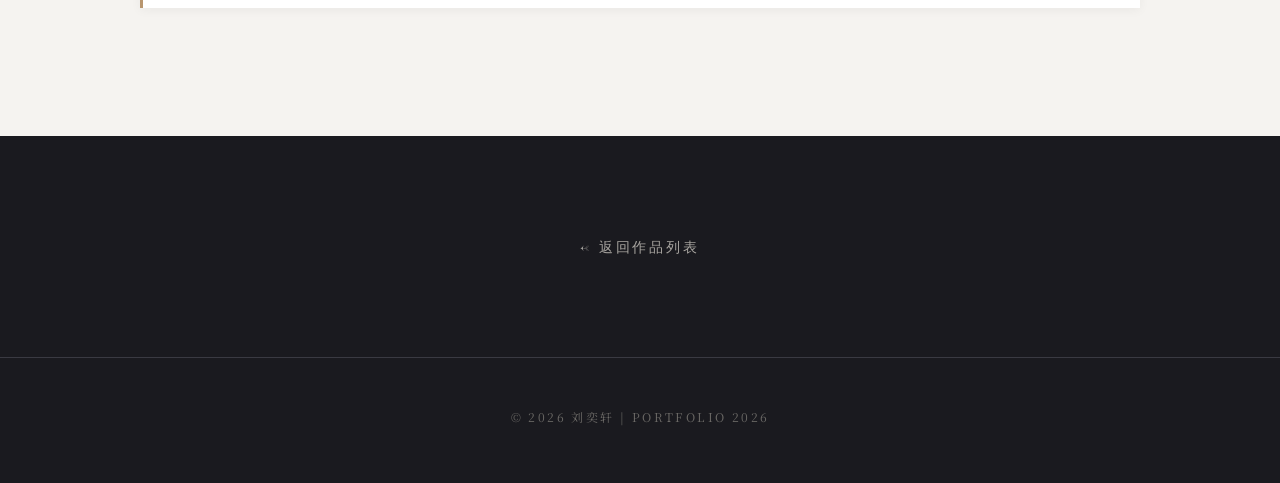
<file: project-dreamvale.html>
<!DOCTYPE html>
<html lang="zh-CN">
<head>
    <meta charset="UTF-8">
    <meta name="viewport" content="width=device-width, initial-scale=1.0">
    <title>Dreamvale 梦境谷 | PORTFOLIO 2026</title>
    <link rel="stylesheet" href="style.css">
    <link rel="stylesheet" href="project-detail.css">
    <link rel="preconnect" href="https://fonts.googleapis.com">
    <link rel="preconnect" href="https://fonts.gstatic.com" crossorigin>
    <link href="https://fonts.googleapis.com/css2?family=Noto+Serif+SC:wght@300;400;500;600&family=Playfair+Display:wght@300;400;500;600&display=swap" rel="stylesheet">
</head>
<body class="project-body">
    <nav class="nav">
        <div class="nav-logo">PORTFOLIO 2026</div>
        <div class="nav-menu">
            <a href="index.html#home">HOME</a>
            <a href="index.html#contents">CONTENTS</a>
            <a href="index.html#about">ABOUT</a>
            <a href="index.html#contact">CONTACT</a>
        </div>
    </nav>

    <section class="project-hero">
        <div class="hero-content fade-in">
            <h1 class="hero-title">Dreamvale</h1>
            <p class="hero-subtitle">梦境谷</p>
            <p class="hero-desc">A Magical Original IP Universe</p>
        </div>
        <div class="hero-image scale-in">
            <img src="images/dreamvale-cover.jpg" alt="Dreamvale梦境谷">
        </div>
        <div class="hero-intro fade-in">
            <h3 class="hero-intro-title">原创IP世界观设计</h3>
            <p class="hero-intro-text">Dreamvale（梦境谷）是一个由"情感、梦想、心灵"共同维系的童话世界。三位精灵守护着人类最珍贵却最容易遗失的东西。她们穿越梦境，将散落在人类世界里的光重新找回来。</p>
        </div>
    </section>

    <section class="project-section bg-beige">
        <div class="section-container">
            <div class="section-header fade-in">
                <span class="section-number">01</span>
                <h2 class="section-title">Project Overview</h2>
                <p class="section-title-cn">项目概述</p>
            </div>

            <div class="overview-content">
                <div class="overview-item fade-in-left">
                    <h3 class="overview-title">Project Background</h3>
                    <p class="overview-text">现代社会里，焦虑、孤独、内耗逐渐成为年轻人的情绪常态。越来越多人需要一个能够给予治愈、陪伴与希望的精神IP。因此，我希望创造一个属于成年人童话世界的原创IP。</p>
                    <p class="overview-text">不同于传统萌系角色，Dreamvale更强调：</p>
                    <ul class="overview-list">
                        <li>情感治愈</li>
                        <li>幻想故事讲述</li>
                        <li>同伴角色</li>
                    </ul>
                    <p class="overview-text">让角色拥有真实人格，而不仅仅只是可爱的外表。</p>
                </div>

                <div class="overview-item fade-in-right">
                    <h3 class="overview-title">Project Keywords</h3>
                    <div class="overview-info-grid">
                        <div class="info-card">
                            <span class="info-label">Healing</span>
                            <p class="info-value">治愈</p>
                        </div>
                        <div class="info-card">
                            <span class="info-label">Fantasy</span>
                            <p class="info-value">幻想</p>
                        </div>
                        <div class="info-card">
                            <span class="info-label">Original IP</span>
                            <p class="info-value">原创IP</p>
                        </div>
                        <div class="info-card">
                            <span class="info-label">梦想</span>
                            <p class="info-value">梦想</p>
                        </div>
                        <div class="info-card">
                            <span class="info-label">Companion</span>
                            <p class="info-value">同伴</p>
                        </div>
                        <div class="info-card">
                            <span class="info-label">Magic</span>
                            <p class="info-value">魔法</p>
                        </div>
                        <div class="info-card">
                            <span class="info-label">World Building</span>
                            <p class="info-value">世界观</p>
                        </div>
                    </div>
                </div>
            </div>
        </div>
    </section>

    <section class="project-section bg-beige">
        <div class="section-container">
            <div class="section-header fade-in">
                <span class="section-number">02</span>
                <h2 class="section-title">World Building</h2>
                <p class="section-title-cn">世界观设定</p>
            </div>

            <div class="world-content">
                <div class="world-map fade-in">
                    <div class="map-title">Dreamvale</div>
                    <div class="map-region map-star-garden">
                        <span class="region-icon">☁</span>
                        <span class="region-name">星愿花园</span>
                        <span class="region-character">Astra</span>
                    </div>
                    <div class="map-arrow">▲</div>
                    <div class="map-line">————————————</div>
                    <div class="map-regions-bottom">
                        <div class="map-region map-forest">
                            <span class="region-icon">🌲</span>
                            <span class="region-name">森林</span>
                            <span class="region-character">Lumi</span>
                        </div>
                        <div class="map-region map-lake">
                            <span class="region-icon">🌊</span>
                            <span class="region-name">镜湖</span>
                            <span class="region-character">Mira</span>
                        </div>
                    </div>
                </div>

                <div class="world-regions fade-in">
                    <h3 class="world-title">Dreamvale由三个区域组成：</h3>
                    <div class="regions-grid">
                        <div class="region-card">
                            <span class="region-emoji">🌸</span>
                            <span class="region-en">Bloom Forest</span>
                            <span class="region-cn">森林</span>
                        </div>
                        <div class="region-card">
                            <span class="region-emoji">⭐</span>
                            <span class="region-en">Star Garden</span>
                            <span class="region-cn">星空</span>
                        </div>
                        <div class="region-card">
                            <span class="region-emoji">🌊</span>
                            <span class="region-en">Mirror Lake</span>
                            <span class="region-cn">湖泊</span>
                        </div>
                    </div>
                    <p class="world-text">三个区域共同维持梦境谷的平衡。</p>
                    <p class="world-text">她们负责寻找散落在人类世界里的</p>
                    <div class="world-keywords">
                        <span class="world-keyword">Emotion</span>
                        <span class="world-keyword">梦想</span>
                        <span class="world-keyword">情感</span>
                    </div>
                </div>
            </div>
        </div>
    </section>

    <section class="project-section bg-beige">
        <div class="section-container">
            <div class="section-header fade-in">
                <span class="section-number">03</span>
                <h2 class="section-title">Character Design</h2>
                <p class="section-title-cn">角色设计</p>
            </div>

            <div class="character-content">
                <div class="character-card fade-in-left">
                    <div class="character-header">
                        <span class="character-emoji">🌸</span>
                        <h3 class="character-name">Lumi</h3>
                    </div>

                    <div class="character-images">
                        <div class="character-image-box aspect-4-3">
                            <img src="images/lumi-sanshitu.jpg" alt="Lumi三视图">
                            <span class="image-label">三视图</span>
                        </div>
                        <div class="character-image-box aspect-5-4">
                            <img src="images/lumi-model.jpg" alt="Lumi 3D建模">
                            <span class="image-label">3D建模</span>
                        </div>
                    </div>

                    <div class="character-info">
                        <div class="info-row">
                            <span class="info-label">身份</span>
                            <span class="info-value">小羊精灵</span>
                        </div>
                        <div class="info-row">
                            <span class="info-label">守护</span>
                            <span class="info-value">情感</span>
                        </div>
                        <div class="info-row">
                            <span class="info-label">代表色</span>
                            <span class="info-value">樱花粉</span>
                        </div>
                    </div>

                    <div class="character-keywords">
                        <span class="keyword">温柔</span>
                        <span class="keyword">善良</span>
                        <span class="keyword">安静</span>
                        <span class="keyword">好奇心强</span>
                        <span class="keyword">共情强</span>
                    </div>

                    <div class="character-hobbies">
                        <span class="hobby">收集各种花朵</span>
                        <span class="hobby">做关于未来的梦</span>
                        <span class="hobby">在星光下散步</span>
                        <span class="hobby">给朋友写信</span>
                    </div>

                    <p class="character-desc">Lumi相信，每一朵花都会记住一个人的心愿。她总是在森林里寻找那些快要枯萎的小花，把它们做成花束送给需要鼓励的人。她最大的梦想，是让每个人都能拥有一个温暖的梦。</p>

                    <p class="character-slogan">"愿每一道微光，都能照进你的心里。"</p>
                </div>

                <div class="character-card fade-in">
                    <div class="character-header">
                        <span class="character-emoji">⭐</span>
                        <h3 class="character-name">Astra</h3>
                    </div>

                    <div class="character-images">
                        <div class="character-image-box aspect-4-3">
                            <img src="images/astra-sanshitu.jpg" alt="Astra三视图">
                            <span class="image-label">三视图</span>
                        </div>
                        <div class="character-image-box aspect-5-4">
                            <img src="images/astra-model.jpg" alt="Astra 3D建模">
                            <span class="image-label">3D建模</span>
                        </div>
                    </div>

                    <div class="character-info">
                        <div class="info-row">
                            <span class="info-label">身份</span>
                            <span class="info-value">小熊精灵</span>
                        </div>
                        <div class="info-row">
                            <span class="info-label">守护</span>
                            <span class="info-value">梦想</span>
                        </div>
                        <div class="info-row">
                            <span class="info-label">代表色</span>
                            <span class="info-value">星云紫</span>
                        </div>
                    </div>

                    <div class="character-keywords">
                        <span class="keyword">活泼</span>
                        <span class="keyword">浪漫</span>
                        <span class="keyword">爱幻想</span>
                        <span class="keyword">乐观</span>
                        <span class="keyword">小迷糊</span>
                    </div>

                    <div class="character-hobbies">
                        <span class="hobby">收集星星碎片</span>
                        <span class="hobby">观察夜空</span>
                        <span class="hobby">飞翔旅行</span>
                        <span class="hobby">唱摇篮曲</span>
                    </div>

                    <p class="character-desc">Astra住在云层之上的星愿花园。每天晚上都会把掉落的星光收集起来，做成新的星星。有人许愿时，她的小熊帽就会轻轻发光。</p>

                    <p class="character-slogan">「愿你的梦想，都有星星回应。」</p>
                </div>

                <div class="character-card fade-in-right">
                    <div class="character-header">
                        <span class="character-emoji">🌊</span>
                        <h3 class="character-name">Mira</h3>
                    </div>

                    <div class="character-images">
                        <div class="character-image-box aspect-4-3">
                            <img src="images/mira-sanshitu.jpg" alt="Mira三视图">
                            <span class="image-label">三视图</span>
                        </div>
                        <div class="character-image-box aspect-5-4">
                            <img src="images/mira-model.jpg" alt="Mira 3D建模">
                            <span class="image-label">3D建模</span>
                        </div>
                    </div>

                    <div class="character-info">
                        <div class="info-row">
                            <span class="info-label">身份</span>
                            <span class="info-value">水母精灵</span>
                        </div>
                        <div class="info-row">
                            <span class="info-label">守护</span>
                            <span class="info-value">内心</span>
                        </div>
                        <div class="info-row">
                            <span class="info-label">代表色</span>
                            <span class="info-value">湖蓝色</span>
                        </div>
                    </div>

                    <div class="character-keywords">
                        <span class="keyword">沉静</span>
                        <span class="keyword">聪明</span>
                        <span class="keyword">温柔</span>
                        <span class="keyword">理性</span>
                        <span class="keyword">倾听</span>
                    </div>

                    <div class="character-hobbies">
                        <span class="hobby">收集水滴</span>
                        <span class="hobby">看湖面的倒影</span>
                        <span class="hobby">阅读古老童话</span>
                        <span class="hobby">制作泡泡</span>
                    </div>

                    <p class="character-desc">Mira生活在一片没有名字的镜湖。她相信，真正的答案一直藏在自己的心里。她不会告诉别人应该怎么做，而是让每个人都看见真正的自己。</p>

                    <p class="character-slogan">「愿你看见世界之前，先看见自己。」</p>
                </div>
            </div>
        </div>
    </section>

    <section class="project-section bg-beige">
        <div class="section-container">
            <div class="section-header fade-in">
                <span class="section-number">04</span>
                <h2 class="section-title">Character Language</h2>
                <p class="section-title-cn">角色设计语言</p>
            </div>

            <div class="language-content">
                <div class="language-card fade-in-left">
                    <div class="language-header">
                        <h3 class="language-name">Lumi</h3>
                    </div>

                    <div class="language-section">
                        <h4 class="language-section-title">设计元素</h4>
                        <div class="element-grid">
                            <div class="element-item">
                                <span class="element-emoji">🌸</span>
                                <span class="element-text">花瓣</span>
                            </div>
                            <div class="element-item">
                                <span class="element-emoji">🐑</span>
                                <span class="element-text">羊角</span>
                            </div>
                            <div class="element-item">
                                <span class="element-emoji">🎀</span>
                                <span class="element-text">围裙</span>
                            </div>
                            <div class="element-item">
                                <span class="element-emoji">🌷</span>
                                <span class="element-text">樱花粉</span>
                            </div>
                            <div class="element-item">
                                <span class="element-emoji">☀</span>
                                <span class="element-text">暖光</span>
                            </div>
                        </div>
                    </div>

                    <div class="language-section">
                        <h4 class="language-section-title">设计寓意</h4>
                        <ul class="design-meaning">
                            <li>羊象征温柔。</li>
                            <li>花朵代表治愈。</li>
                            <li>围裙体现陪伴。</li>
                            <li>帽子象征魔法来源。</li>
                            <li>整体采用大量圆角设计，降低攻击性，增加亲和力。</li>
                        </ul>
                    </div>
                </div>

                <div class="language-card fade-in">
                    <div class="language-header">
                        <h3 class="language-name">Astra</h3>
                    </div>

                    <div class="language-section">
                        <h4 class="language-section-title">设计语言</h4>
                        <div class="element-grid">
                            <div class="element-item">
                                <span class="element-emoji">⭐</span>
                                <span class="element-text">星星</span>
                            </div>
                            <div class="element-item">
                                <span class="element-emoji">🐻</span>
                                <span class="element-text">熊</span>
                            </div>
                            <div class="element-item">
                                <span class="element-emoji">🪽</span>
                                <span class="element-text">翅膀</span>
                            </div>
                            <div class="element-item">
                                <span class="element-emoji">🌌</span>
                                <span class="element-text">银河</span>
                            </div>
                            <div class="element-item">
                                <span class="element-emoji">💜</span>
                                <span class="element-text">紫色</span>
                            </div>
                        </div>
                    </div>

                    <div class="language-section">
                        <h4 class="language-section-title">设计寓意</h4>
                        <ul class="design-meaning">
                            <li>熊象征温暖与安全感。</li>
                            <li>星星代表梦想与希望。</li>
                            <li>翅膀象征自由与飞翔。</li>
                            <li>紫色寓意神秘与浪漫。</li>
                            <li>整体采用蓬松造型，营造梦幻感，增强角色的童话特质。</li>
                        </ul>
                    </div>
                </div>

                <div class="language-card fade-in-right">
                    <div class="language-header">
                        <h3 class="language-name">Mira</h3>
                    </div>

                    <div class="language-section">
                        <h4 class="language-section-title">设计语言</h4>
                        <div class="element-grid">
                            <div class="element-item">
                                <span class="element-emoji">🌊</span>
                                <span class="element-text">湖泊</span>
                            </div>
                            <div class="element-item">
                                <span class="element-emoji">🪼</span>
                                <span class="element-text">水母</span>
                            </div>
                            <div class="element-item">
                                <span class="element-emoji">🫧</span>
                                <span class="element-text">泡泡</span>
                            </div>
                            <div class="element-item">
                                <span class="element-emoji">🩵</span>
                                <span class="element-text">湖蓝</span>
                            </div>
                            <div class="element-item">
                                <span class="element-emoji">🪞</span>
                                <span class="element-text">镜子</span>
                            </div>
                        </div>
                    </div>

                    <div class="language-section">
                        <h4 class="language-section-title">设计寓意</h4>
                        <ul class="design-meaning">
                            <li>水母象征温柔与透明。</li>
                            <li>湖泊代表内心深处。</li>
                            <li>泡泡寓意短暂与美丽。</li>
                            <li>蓝色体现宁静与智慧。</li>
                            <li>整体采用流动曲线，体现水元素特性，增强神秘感与优雅气质。</li>
                        </ul>
                    </div>
                </div>
            </div>
        </div>
    </section>

    <section class="project-section bg-beige">
        <div class="section-container">
            <div class="section-header fade-in">
                <span class="section-number">05</span>
                <h2 class="section-title">Color System</h2>
                <p class="section-title-cn">色彩系统</p>
            </div>

            <div class="color-content">
                <div class="color-card fade-in-left">
                    <div class="color-header">
                        <span class="color-emoji">🌸</span>
                        <h3 class="color-name">Lumi</h3>
                    </div>

                    <div class="color-palette">
                        <div class="color-item">
                            <div class="color-box" style="background: #F8C9D5;"></div>
                            <span class="color-type">Primary</span>
                            <span class="color-code">#F8C9D5</span>
                        </div>
                        <div class="color-item">
                            <div class="color-box" style="background: #FFF4F7;"></div>
                            <span class="color-type">Secondary</span>
                            <span class="color-code">#FFF4F7</span>
                        </div>
                        <div class="color-item">
                            <div class="color-box" style="background: #D88AA3;"></div>
                            <span class="color-type">Accent</span>
                            <span class="color-code">#D88AA3</span>
                        </div>
                    </div>

                    <div class="color-meaning">
                        <span class="meaning-tag">治愈</span>
                        <span class="meaning-tag">春天</span>
                        <span class="meaning-tag">温暖</span>
                    </div>
                </div>

                <div class="color-card fade-in">
                    <div class="color-header">
                        <span class="color-emoji">⭐</span>
                        <h3 class="color-name">Astra</h3>
                    </div>

                    <div class="color-palette">
                        <div class="color-item">
                            <div class="color-box" style="background: #C4A4E8;"></div>
                            <span class="color-type">Primary</span>
                            <span class="color-code">#C4A4E8</span>
                        </div>
                        <div class="color-item">
                            <div class="color-box" style="background: #F5F0FF;"></div>
                            <span class="color-type">Secondary</span>
                            <span class="color-code">#F5F0FF</span>
                        </div>
                        <div class="color-item">
                            <div class="color-box" style="background: #8B5CF6;"></div>
                            <span class="color-type">Accent</span>
                            <span class="color-code">#8B5CF6</span>
                        </div>
                    </div>

                    <div class="color-meaning">
                        <span class="meaning-tag">幻想</span>
                        <span class="meaning-tag">梦想</span>
                        <span class="meaning-tag">银河</span>
                    </div>
                </div>

                <div class="color-card fade-in-right">
                    <div class="color-header">
                        <span class="color-emoji">🌊</span>
                        <h3 class="color-name">Mira</h3>
                    </div>

                    <div class="color-palette">
                        <div class="color-item">
                            <div class="color-box" style="background: #87CEEB;"></div>
                            <span class="color-type">Primary</span>
                            <span class="color-code">#87CEEB</span>
                        </div>
                        <div class="color-item">
                            <div class="color-box" style="background: #E0F4FF;"></div>
                            <span class="color-type">Secondary</span>
                            <span class="color-code">#E0F4FF</span>
                        </div>
                        <div class="color-item">
                            <div class="color-box" style="background: #4A90D9;"></div>
                            <span class="color-type">Accent</span>
                            <span class="color-code">#4A90D9</span>
                        </div>
                    </div>

                    <div class="color-meaning">
                        <span class="meaning-tag">理性</span>
                        <span class="meaning-tag">宁静</span>
                        <span class="meaning-tag">湖泊</span>
                    </div>
                </div>
            </div>
        </div>
    </section>

    <section class="project-section bg-beige">
        <div class="section-container">
            <div class="section-header fade-in">
                <span class="section-number">06</span>
                <h2 class="section-title">Derivative Design</h2>
                <p class="section-title-cn">衍生设计</p>
            </div>

            <div class="derivative-images">
                <div class="derivative-image-item fade-in-left">
                    <img src="images/dreamvale-derivative-1.jpg" alt="衍生设计1" class="aspect-4-3">
                </div>
                <div class="derivative-image-item fade-in">
                    <img src="images/dreamvale-derivative-2.jpg" alt="衍生设计2" class="aspect-4-3">
                </div>
                <div class="derivative-image-item fade-in-right">
                    <img src="images/dreamvale-derivative-3.jpg" alt="衍生设计3" class="aspect-4-3">
                </div>
            </div>
        </div>
    </section>

    <section class="project-section bg-beige">
        <div class="section-container">
            <div class="section-header fade-in">
                <span class="section-number">07</span>
                <h2 class="section-title">Project Summary</h2>
                <p class="section-title-cn">项目总结</p>
            </div>

            <div class="reflection-content">
                <div class="reflection-item fade-in">
                    <p class="reflection-text">Dreamvale不仅仅是三个角色，而是一个关于陪伴、梦想与成长的原创童话世界。</p>
                </div>
            </div>
        </div>
    </section>

    <section class="project-section bg-dark">
        <div class="section-container">
            <div class="back-link">
                <a href="index.html#brand-ip">← 返回作品列表</a>
            </div>
        </div>
    </section>

    <footer class="footer">
        <p>© 2026 刘奕轩 | PORTFOLIO 2026</p>
    </footer>

    <script src="script.js"></script>
</body>
</html>
</file>
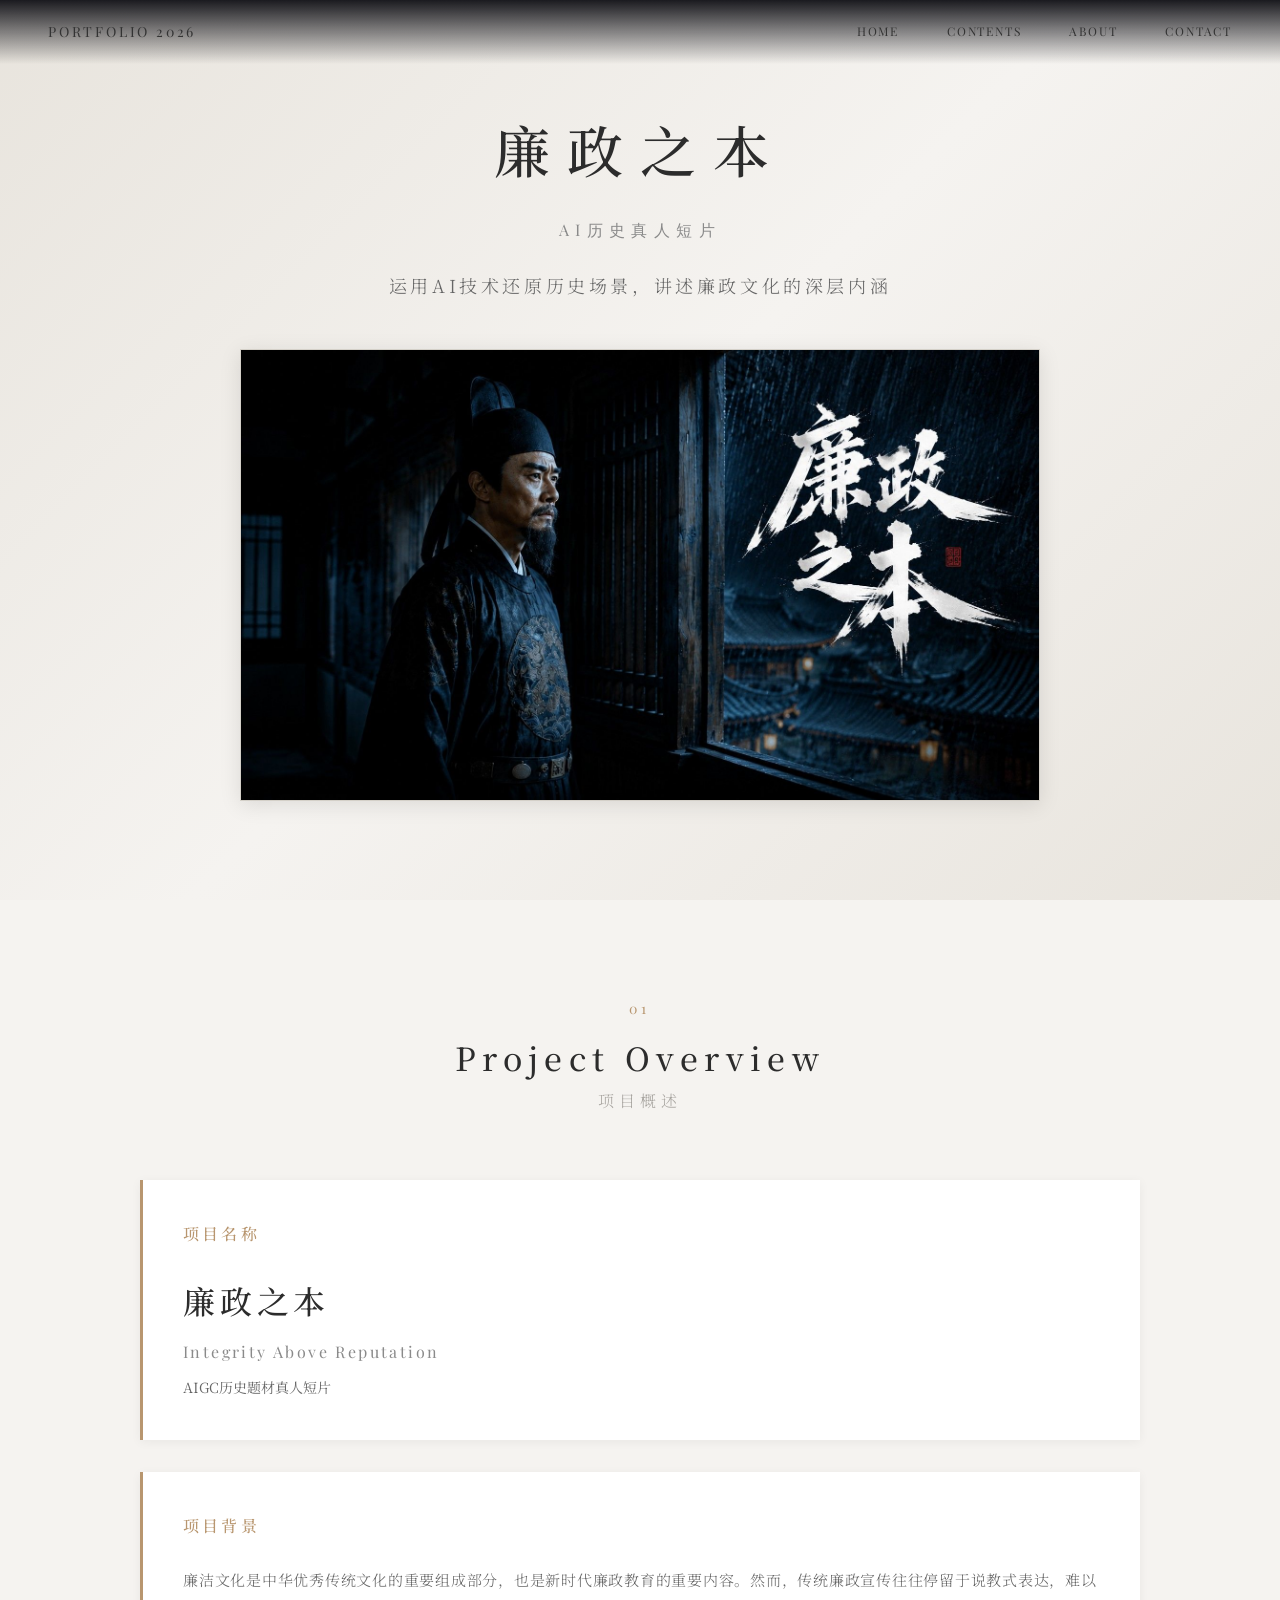
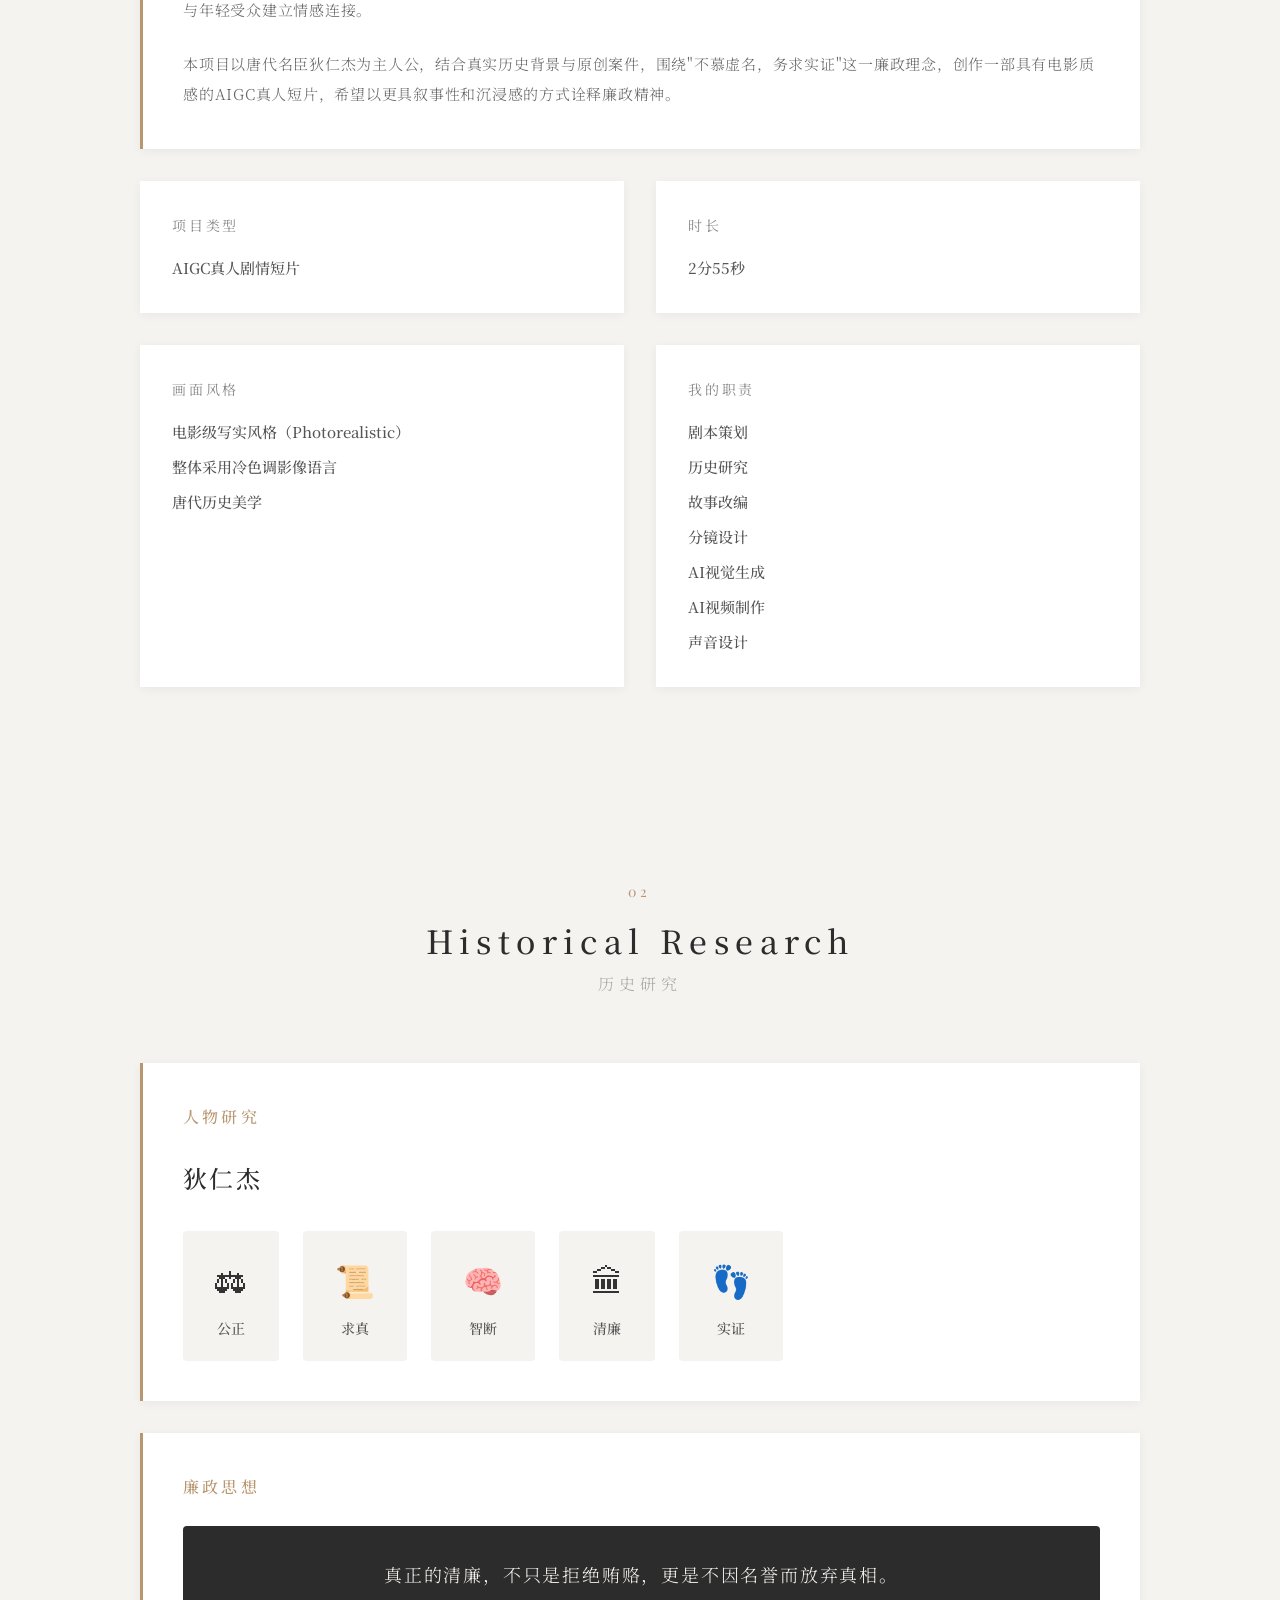
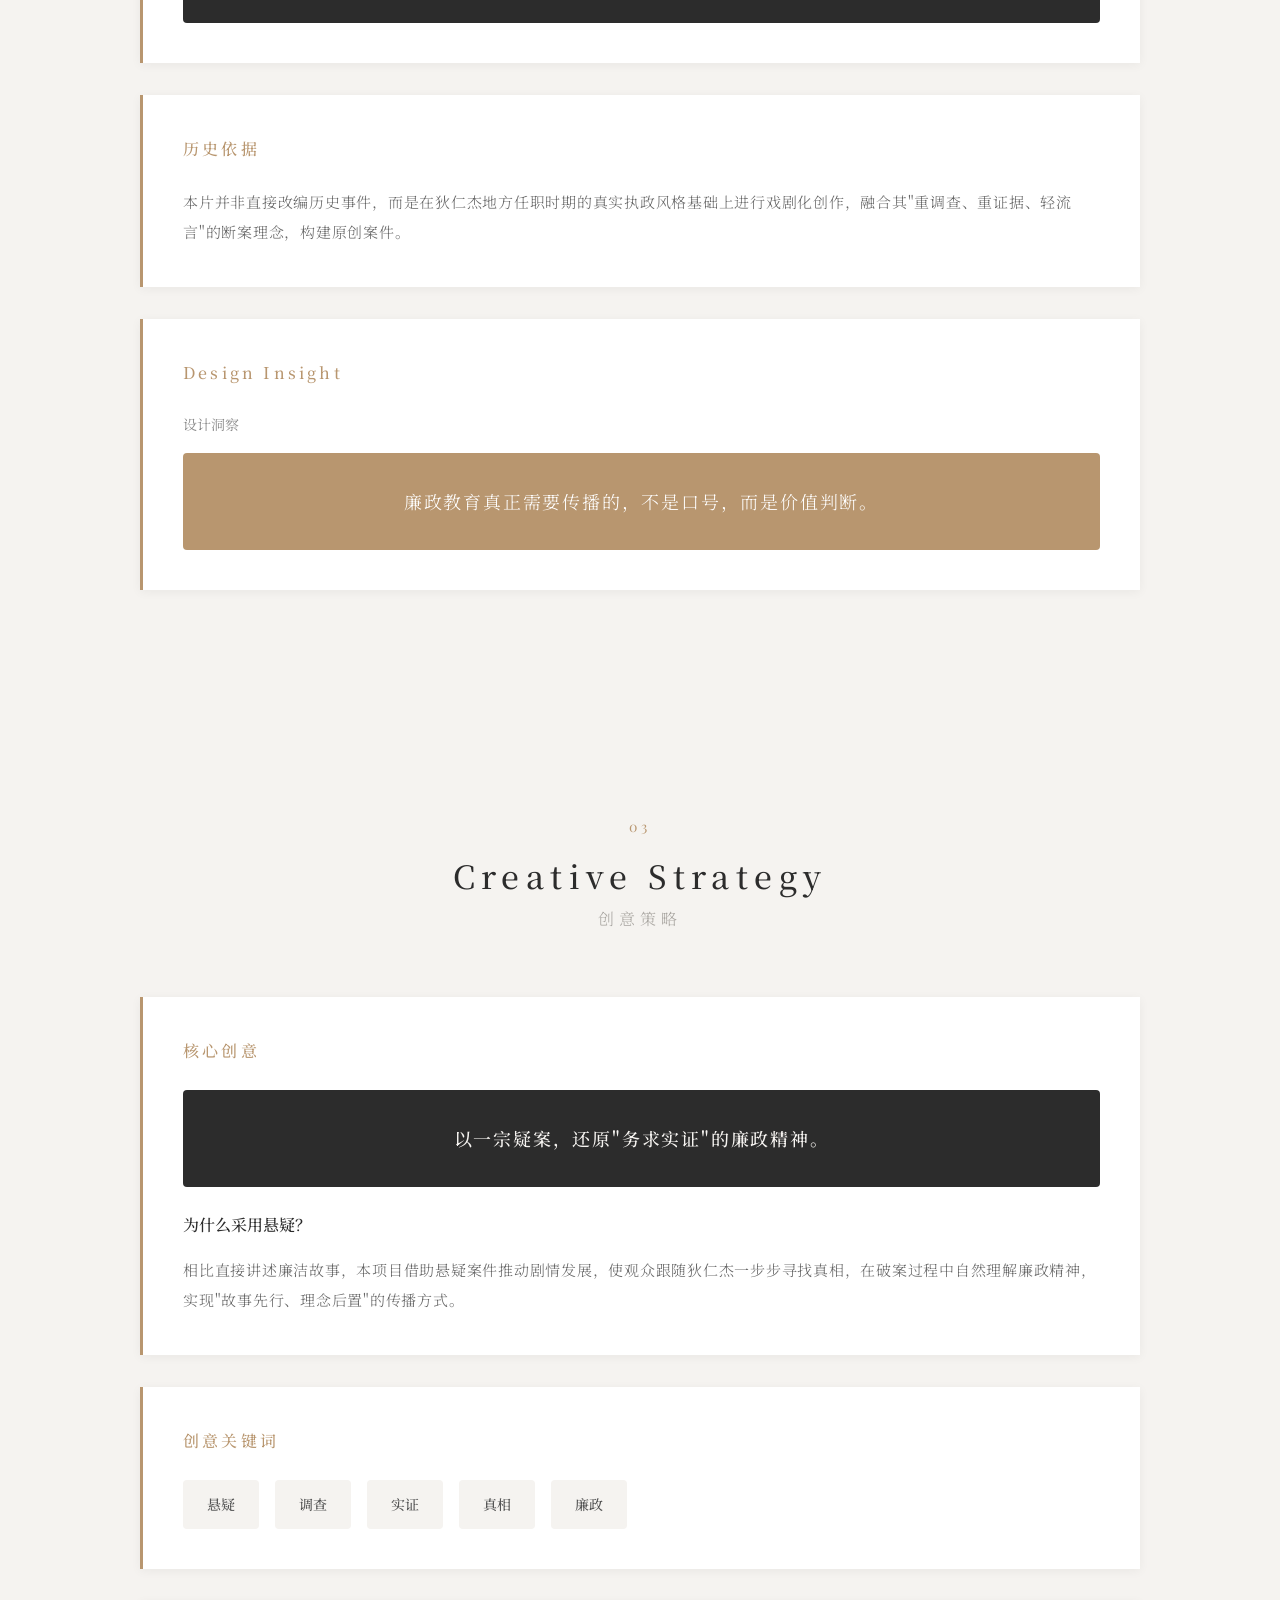
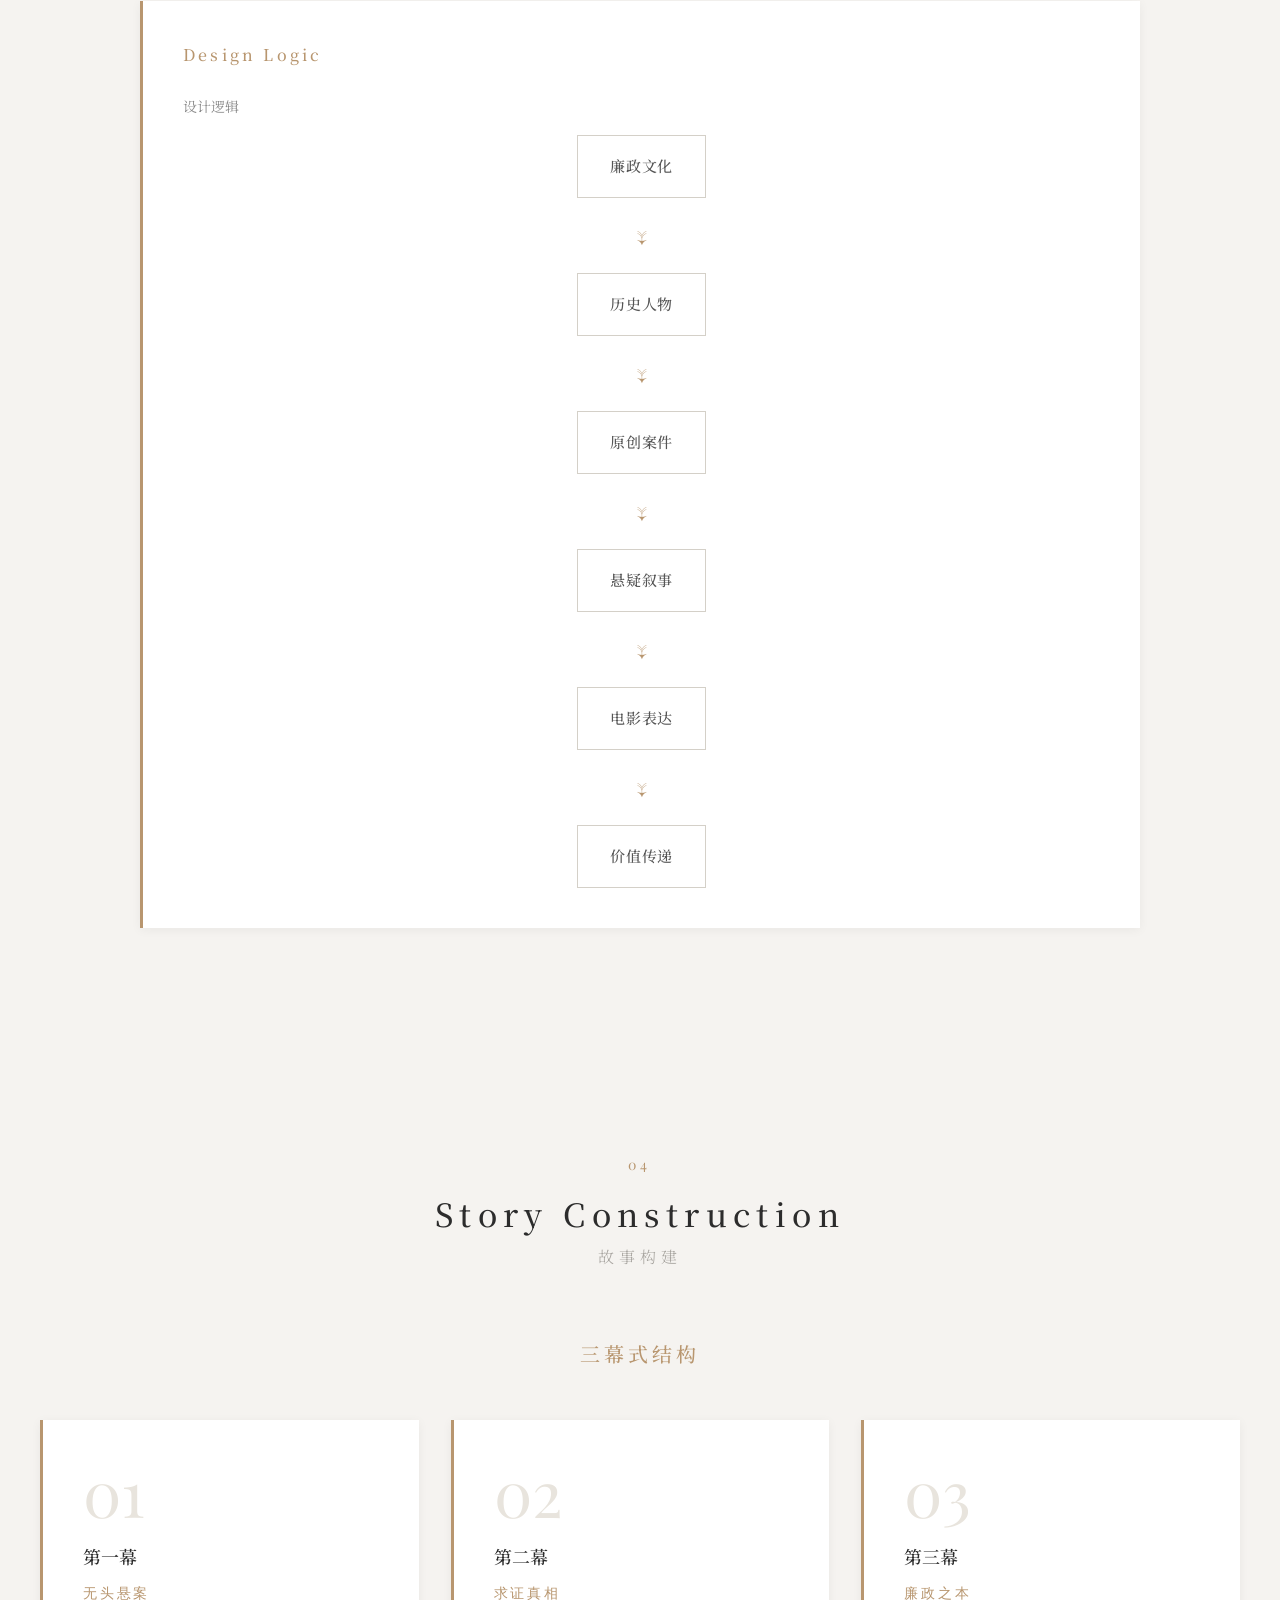
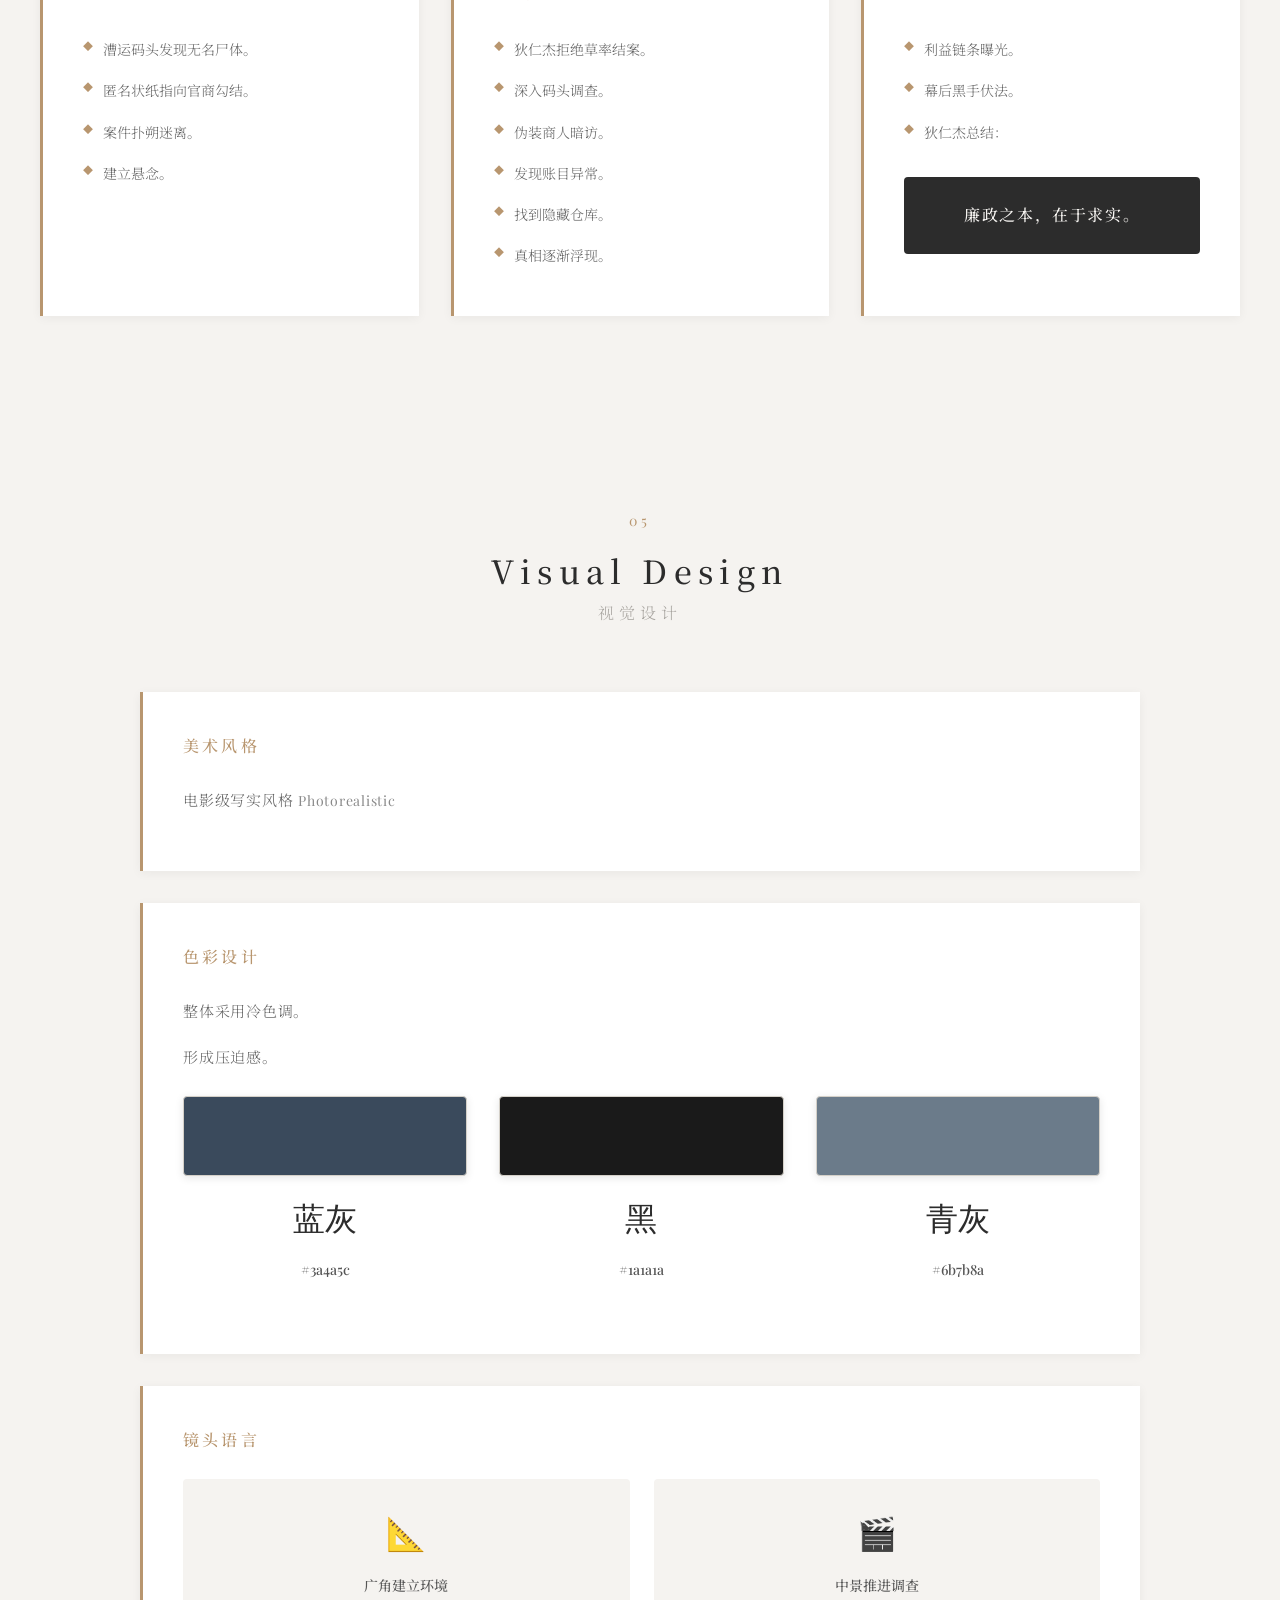
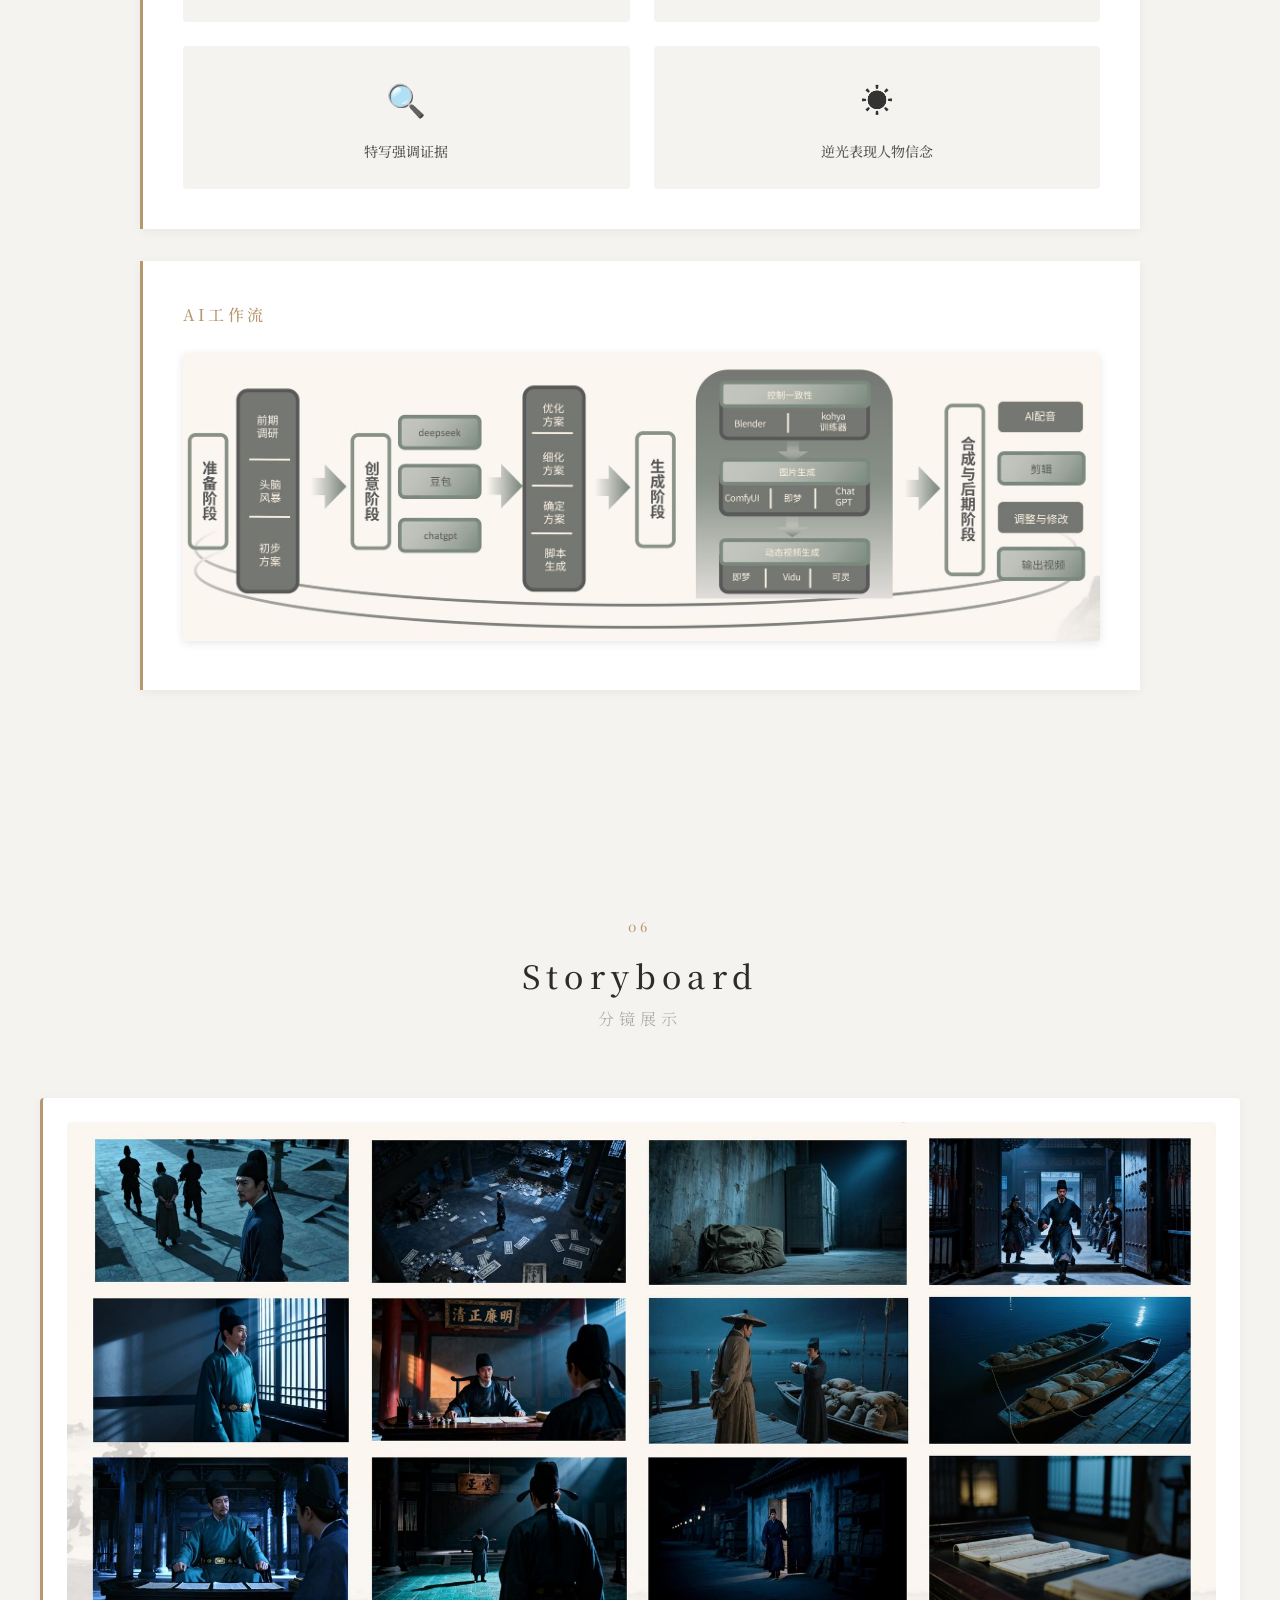
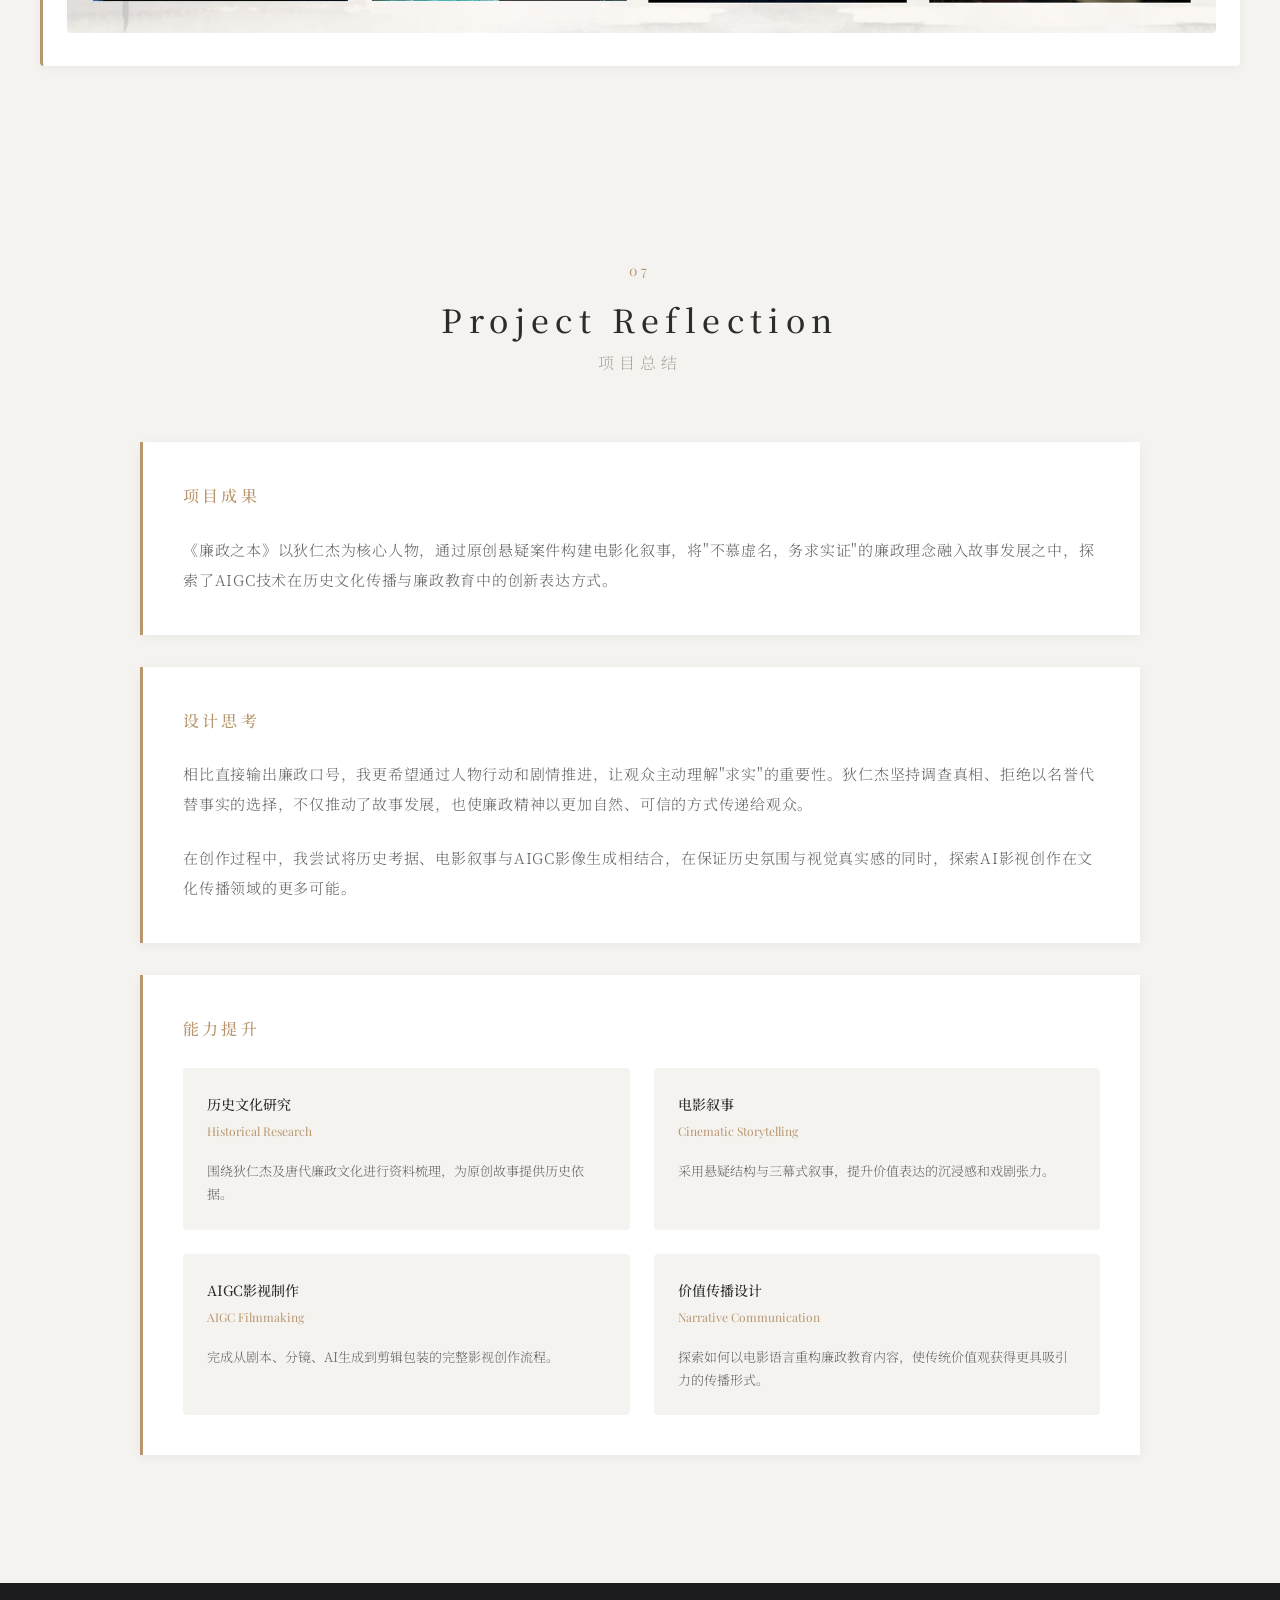
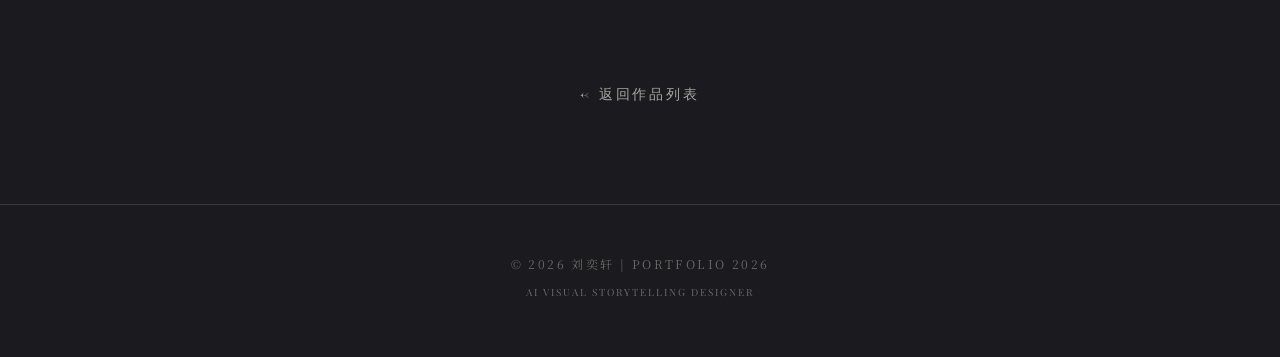
<file: project-lianzheng.html>
<!DOCTYPE html>
<html lang="zh-CN">
<head>
    <meta charset="UTF-8">
    <meta name="viewport" content="width=device-width, initial-scale=1.0">
    <title>廉政之本 | PORTFOLIO 2026</title>
    <link rel="stylesheet" href="style.css">
    <link rel="stylesheet" href="project-detail.css">
    <link rel="preconnect" href="https://fonts.googleapis.com">
    <link rel="preconnect" href="https://fonts.gstatic.com" crossorigin>
    <link href="https://fonts.googleapis.com/css2?family=Noto+Serif+SC:wght@300;400;500;600&family=Playfair+Display:wght@300;400;500;600&display=swap" rel="stylesheet">
</head>
<body class="project-body">
    <nav class="nav">
        <div class="nav-logo">PORTFOLIO 2026</div>
        <div class="nav-menu">
            <a href="index.html#home">HOME</a>
            <a href="index.html#contents">CONTENTS</a>
            <a href="index.html#about">ABOUT</a>
            <a href="index.html#contact">CONTACT</a>
        </div>
    </nav>

    <section class="project-hero">
        <div class="hero-content fade-in">
            <h1 class="hero-title">廉政之本</h1>
            <p class="hero-subtitle">AI历史真人短片</p>
            <p class="hero-desc">运用AI技术还原历史场景，讲述廉政文化的深层内涵</p>
        </div>
        <div class="hero-image video-trigger scale-in" data-video-bvid="BV1JTjZ6rEQb" data-video-time="0">
            <img src="images/lianzheng-zhiben.jpg" alt="廉政之本">
            <div class="play-overlay">
                <div class="play-icon">▶</div>
            </div>
        </div>
    </section>

    <section class="project-section bg-beige">
        <div class="section-container">
            <div class="section-header fade-in">
                <span class="section-number">01</span>
                <h2 class="section-title">Project Overview</h2>
                <p class="section-title-cn">项目概述</p>
            </div>

            <div class="overview-content">
                <div class="overview-item fade-in-left">
                    <h3 class="overview-title">项目名称</h3>
                    <p class="overview-name">廉政之本</p>
                    <p class="overview-en">Integrity Above Reputation</p>
                    <p class="overview-type">AIGC历史题材真人短片</p>
                </div>

                <div class="overview-item fade-in-right">
                    <h3 class="overview-title">项目背景</h3>
                    <p class="overview-text">廉洁文化是中华优秀传统文化的重要组成部分，也是新时代廉政教育的重要内容。然而，传统廉政宣传往往停留于说教式表达，难以与年轻受众建立情感连接。</p>
                    <p class="overview-text">本项目以唐代名臣狄仁杰为主人公，结合真实历史背景与原创案件，围绕"不慕虚名，务求实证"这一廉政理念，创作一部具有电影质感的AIGC真人短片，希望以更具叙事性和沉浸感的方式诠释廉政精神。</p>
                </div>

                <div class="overview-info-grid fade-in">
                    <div class="info-card">
                        <span class="info-label">项目类型</span>
                        <p class="info-value">AIGC真人剧情短片</p>
                    </div>

                    <div class="info-card">
                        <span class="info-label">时长</span>
                        <p class="info-value">2分55秒</p>
                    </div>

                    <div class="info-card">
                        <span class="info-label">画面风格</span>
                        <p class="info-value">电影级写实风格（Photorealistic）</p>
                        <p class="info-value">整体采用冷色调影像语言</p>
                        <p class="info-value">唐代历史美学</p>
                    </div>

                    <div class="info-card">
                        <span class="info-label">我的职责</span>
                        <p class="info-value">剧本策划</p>
                        <p class="info-value">历史研究</p>
                        <p class="info-value">故事改编</p>
                        <p class="info-value">分镜设计</p>
                        <p class="info-value">AI视觉生成</p>
                        <p class="info-value">AI视频制作</p>
                        <p class="info-value">声音设计</p>
                    </div>
                </div>
            </div>
        </div>
    </section>

    <section class="project-section bg-beige">
        <div class="section-container">
            <div class="section-header fade-in">
                <span class="section-number">02</span>
                <h2 class="section-title">Historical Research</h2>
                <p class="section-title-cn">历史研究</p>
            </div>

            <div class="history-content">
                <div class="history-item fade-in-left">
                    <h3 class="history-title">人物研究</h3>
                    <p class="history-person">狄仁杰</p>
                    <div class="keywords-grid">
                        <div class="keyword-item">
                            <span class="keyword-icon">⚖</span>
                            <span class="keyword-text">公正</span>
                        </div>
                        <div class="keyword-item">
                            <span class="keyword-icon">📜</span>
                            <span class="keyword-text">求真</span>
                        </div>
                        <div class="keyword-item">
                            <span class="keyword-icon">🧠</span>
                            <span class="keyword-text">智断</span>
                        </div>
                        <div class="keyword-item">
                            <span class="keyword-icon">🏛</span>
                            <span class="keyword-text">清廉</span>
                        </div>
                        <div class="keyword-item">
                            <span class="keyword-icon">👣</span>
                            <span class="keyword-text">实证</span>
                        </div>
                    </div>
                </div>

                <div class="history-item fade-in-right">
                    <h3 class="history-title">廉政思想</h3>
                    <div class="insight-box">
                        <p class="insight-text">真正的清廉，不只是拒绝贿赂，更是不因名誉而放弃真相。</p>
                    </div>
                </div>

                <div class="history-item fade-in">
                    <h3 class="history-title">历史依据</h3>
                    <p class="history-text">本片并非直接改编历史事件，而是在狄仁杰地方任职时期的真实执政风格基础上进行戏剧化创作，融合其"重调查、重证据、轻流言"的断案理念，构建原创案件。</p>
                </div>

                <div class="history-item fade-in">
                    <h3 class="history-title">Design Insight</h3>
                    <p class="history-title-cn">设计洞察</p>
                    <div class="design-insight-box">
                        <p class="design-insight-text">廉政教育真正需要传播的，不是口号，而是价值判断。</p>
                    </div>
                </div>
            </div>
        </div>
    </section>

    <section class="project-section bg-beige">
        <div class="section-container">
            <div class="section-header fade-in">
                <span class="section-number">03</span>
                <h2 class="section-title">Creative Strategy</h2>
                <p class="section-title-cn">创意策略</p>
            </div>

            <div class="strategy-content">
                <div class="strategy-item fade-in-left">
                    <h3 class="strategy-title">核心创意</h3>
                    <div class="creative-core">
                        <p class="creative-slogan">以一宗疑案，还原"务求实证"的廉政精神。</p>
                    </div>
                    <h4 class="creative-subtitle">为什么采用悬疑？</h4>
                    <p class="creative-text">相比直接讲述廉洁故事，本项目借助悬疑案件推动剧情发展，使观众跟随狄仁杰一步步寻找真相，在破案过程中自然理解廉政精神，实现"故事先行、理念后置"的传播方式。</p>
                </div>

                <div class="strategy-item fade-in-right">
                    <h3 class="strategy-title">创意关键词</h3>
                    <div class="strategy-keywords">
                        <span class="strategy-keyword">悬疑</span>
                        <span class="strategy-keyword">调查</span>
                        <span class="strategy-keyword">实证</span>
                        <span class="strategy-keyword">真相</span>
                        <span class="strategy-keyword">廉政</span>
                    </div>
                </div>

                <div class="strategy-item fade-in">
                    <h3 class="strategy-title">Design Logic</h3>
                    <p class="strategy-title-cn">设计逻辑</p>
                    <div class="logic-flow">
                        <div class="flow-step">
                            <span class="flow-text">廉政文化</span>
                        </div>
                        <div class="flow-arrow">↓</div>
                        <div class="flow-step">
                            <span class="flow-text">历史人物</span>
                        </div>
                        <div class="flow-arrow">↓</div>
                        <div class="flow-step">
                            <span class="flow-text">原创案件</span>
                        </div>
                        <div class="flow-arrow">↓</div>
                        <div class="flow-step">
                            <span class="flow-text">悬疑叙事</span>
                        </div>
                        <div class="flow-arrow">↓</div>
                        <div class="flow-step">
                            <span class="flow-text">电影表达</span>
                        </div>
                        <div class="flow-arrow">↓</div>
                        <div class="flow-step">
                            <span class="flow-text">价值传递</span>
                        </div>
                    </div>
                </div>
            </div>
        </div>
    </section>

    <section class="project-section bg-beige">
        <div class="section-container">
            <div class="section-header fade-in">
                <span class="section-number">04</span>
                <h2 class="section-title">Story Construction</h2>
                <p class="section-title-cn">故事构建</p>
            </div>

            <div class="story-content">
                <h3 class="story-section-title">三幕式结构</h3>
                
                <div class="story-acts">
                    <div class="story-act fade-in-left">
                        <div class="act-number">01</div>
                        <h4 class="act-title">第一幕</h4>
                        <p class="act-subtitle">无头悬案</p>
                        <ul class="act-list">
                            <li>漕运码头发现无名尸体。</li>
                            <li>匿名状纸指向官商勾结。</li>
                            <li>案件扑朔迷离。</li>
                            <li>建立悬念。</li>
                        </ul>
                    </div>

                    <div class="story-act fade-in">
                        <div class="act-number">02</div>
                        <h4 class="act-title">第二幕</h4>
                        <p class="act-subtitle">求证真相</p>
                        <ul class="act-list">
                            <li>狄仁杰拒绝草率结案。</li>
                            <li>深入码头调查。</li>
                            <li>伪装商人暗访。</li>
                            <li>发现账目异常。</li>
                            <li>找到隐藏仓库。</li>
                            <li>真相逐渐浮现。</li>
                        </ul>
                    </div>

                    <div class="story-act fade-in-right">
                        <div class="act-number">03</div>
                        <h4 class="act-title">第三幕</h4>
                        <p class="act-subtitle">廉政之本</p>
                        <ul class="act-list">
                            <li>利益链条曝光。</li>
                            <li>幕后黑手伏法。</li>
                            <li>狄仁杰总结：</li>
                        </ul>
                        <div class="final-quote">
                            <p>廉政之本，在于求实。</p>
                        </div>
                    </div>
                </div>
            </div>
        </div>
    </section>

    <section class="project-section bg-beige">
        <div class="section-container">
            <div class="section-header fade-in">
                <span class="section-number">05</span>
                <h2 class="section-title">Visual Design</h2>
                <p class="section-title-cn">视觉设计</p>
            </div>

            <div class="visual-content">
                <div class="visual-item fade-in-left">
                    <h3 class="visual-title">美术风格</h3>
                    <p class="visual-text">电影级写实风格 <span class="visual-en">Photorealistic</span></p>
                </div>

                <div class="visual-item fade-in-right">
                    <h3 class="visual-title">色彩设计</h3>
                    <p class="visual-text">整体采用冷色调。</p>
                    <p class="visual-text">形成压迫感。</p>
                    <div class="color-palette">
                        <div class="color-item">
                            <div class="color-box" style="background: #3a4a5c;"></div>
                            <span class="color-name">蓝灰</span>
                            <span class="color-code">#3a4a5c</span>
                        </div>
                        <div class="color-item">
                            <div class="color-box" style="background: #1a1a1a;"></div>
                            <span class="color-name">黑</span>
                            <span class="color-code">#1a1a1a</span>
                        </div>
                        <div class="color-item">
                            <div class="color-box" style="background: #6b7b8a;"></div>
                            <span class="color-name">青灰</span>
                            <span class="color-code">#6b7b8a</span>
                        </div>
                    </div>
                </div>

                <div class="visual-item fade-in">
                    <h3 class="visual-title">镜头语言</h3>
                    <div class="camera-grid">
                        <div class="camera-item">
                            <span class="camera-icon">📐</span>
                            <span class="camera-text">广角建立环境</span>
                        </div>
                        <div class="camera-item">
                            <span class="camera-icon">🎬</span>
                            <span class="camera-text">中景推进调查</span>
                        </div>
                        <div class="camera-item">
                            <span class="camera-icon">🔍</span>
                            <span class="camera-text">特写强调证据</span>
                        </div>
                        <div class="camera-item">
                            <span class="camera-icon">☀️</span>
                            <span class="camera-text">逆光表现人物信念</span>
                        </div>
                    </div>
                </div>

                <div class="visual-item fade-in">
                    <h3 class="visual-title">AI工作流</h3>
                    <div class="workflow-image">
                        <img src="images/lianzheng-workflow.jpg" alt="AI工作流">
                    </div>
                </div>
            </div>
        </div>
    </section>

    <section class="project-section bg-beige">
        <div class="section-container">
            <div class="section-header fade-in">
                <span class="section-number">06</span>
                <h2 class="section-title">Storyboard</h2>
                <p class="section-title-cn">分镜展示</p>
            </div>

            <div class="storyboard-content fade-in">
                <div class="storyboard-image">
                    <img src="images/lianzheng-storyboard.jpg" alt="分镜展示">
                </div>
            </div>
        </div>
    </section>

    <section class="project-section bg-beige">
        <div class="section-container">
            <div class="section-header fade-in">
                <span class="section-number">07</span>
                <h2 class="section-title">Project Reflection</h2>
                <p class="section-title-cn">项目总结</p>
            </div>

            <div class="reflection-content">
                <div class="reflection-item fade-in-left">
                    <h3 class="reflection-title">项目成果</h3>
                    <p class="reflection-text">《廉政之本》以狄仁杰为核心人物，通过原创悬疑案件构建电影化叙事，将"不慕虚名，务求实证"的廉政理念融入故事发展之中，探索了AIGC技术在历史文化传播与廉政教育中的创新表达方式。</p>
                </div>

                <div class="reflection-item fade-in-right">
                    <h3 class="reflection-title">设计思考</h3>
                    <p class="reflection-text">相比直接输出廉政口号，我更希望通过人物行动和剧情推进，让观众主动理解"求实"的重要性。狄仁杰坚持调查真相、拒绝以名誉代替事实的选择，不仅推动了故事发展，也使廉政精神以更加自然、可信的方式传递给观众。</p>
                    <p class="reflection-text">在创作过程中，我尝试将历史考据、电影叙事与AIGC影像生成相结合，在保证历史氛围与视觉真实感的同时，探索AI影视创作在文化传播领域的更多可能。</p>
                </div>

                <div class="reflection-item fade-in">
                    <h3 class="reflection-title">能力提升</h3>
                    <div class="skills-grid">
                        <div class="skill-card">
                            <span class="skill-label">历史文化研究</span>
                            <span class="skill-en">Historical Research</span>
                            <p class="skill-desc">围绕狄仁杰及唐代廉政文化进行资料梳理，为原创故事提供历史依据。</p>
                        </div>
                        <div class="skill-card">
                            <span class="skill-label">电影叙事</span>
                            <span class="skill-en">Cinematic Storytelling</span>
                            <p class="skill-desc">采用悬疑结构与三幕式叙事，提升价值表达的沉浸感和戏剧张力。</p>
                        </div>
                        <div class="skill-card">
                            <span class="skill-label">AIGC影视制作</span>
                            <span class="skill-en">AIGC Filmmaking</span>
                            <p class="skill-desc">完成从剧本、分镜、AI生成到剪辑包装的完整影视创作流程。</p>
                        </div>
                        <div class="skill-card">
                            <span class="skill-label">价值传播设计</span>
                            <span class="skill-en">Narrative Communication</span>
                            <p class="skill-desc">探索如何以电影语言重构廉政教育内容，使传统价值观获得更具吸引力的传播形式。</p>
                        </div>
                    </div>
                </div>
            </div>
        </div>
    </section>

    <section class="project-section bg-dark">
        <div class="section-container">
            <div class="back-link">
                <a href="index.html#ai-video">← 返回作品列表</a>
            </div>
        </div>
    </section>

    <footer class="footer">
        <p>© 2026 刘奕轩 | PORTFOLIO 2026</p>
        <p class="footer-position">AI Visual Storytelling Designer</p>
    </footer>

    <div id="video-modal" class="video-modal">
        <div class="video-modal-overlay"></div>
        <div class="video-modal-content">
            <button class="video-modal-close">
                <span class="close-icon">×</span>
            </button>
            <div class="video-modal-header">
                <h3 id="video-modal-title" class="video-modal-title">视频标题</h3>
                <p id="video-modal-desc" class="video-modal-desc">视频描述</p>
            </div>
            <div class="video-modal-body">
                <div id="video-player-container" class="video-player-container">
                    <div class="video-loading">
                        <div class="loading-spinner"></div>
                        <p>加载中...</p>
                    </div>
                </div>
            </div>
        </div>
    </div>

    <script src="script.js"></script>
</body>
</html>
</file>
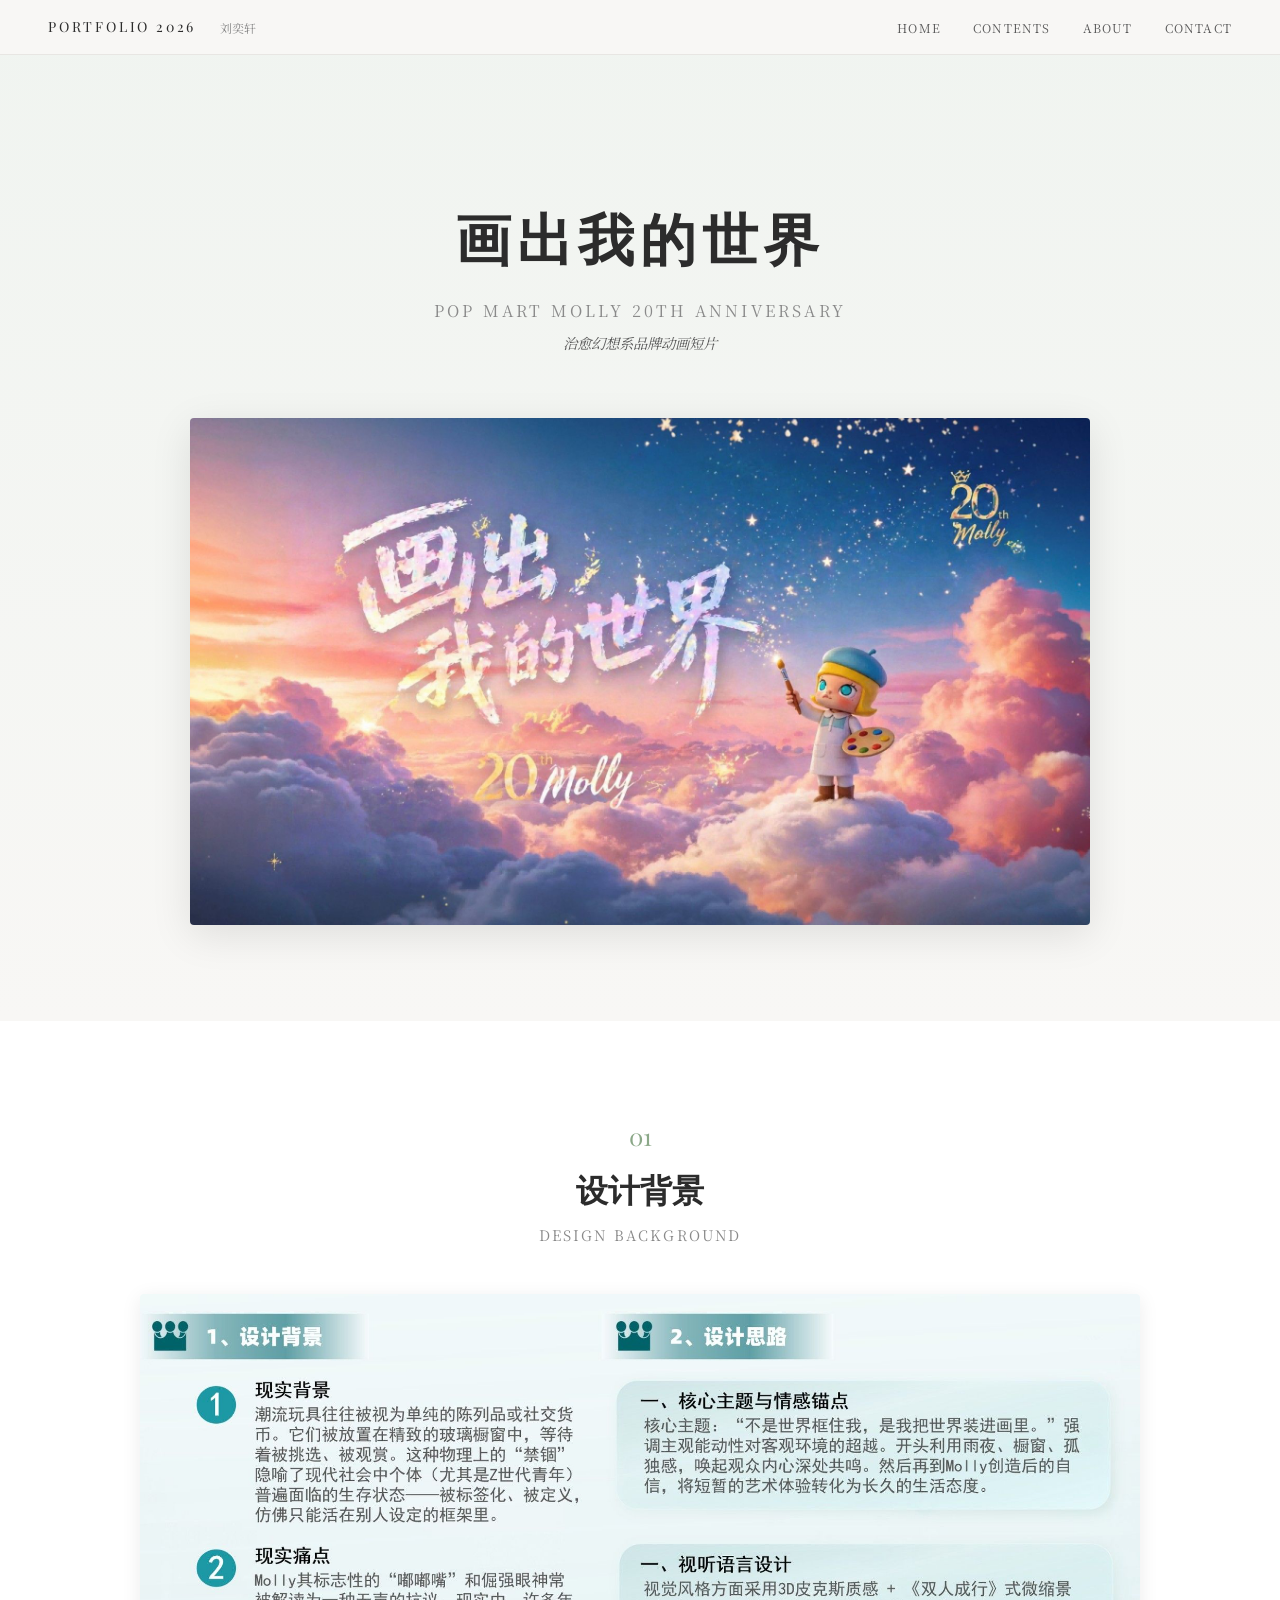
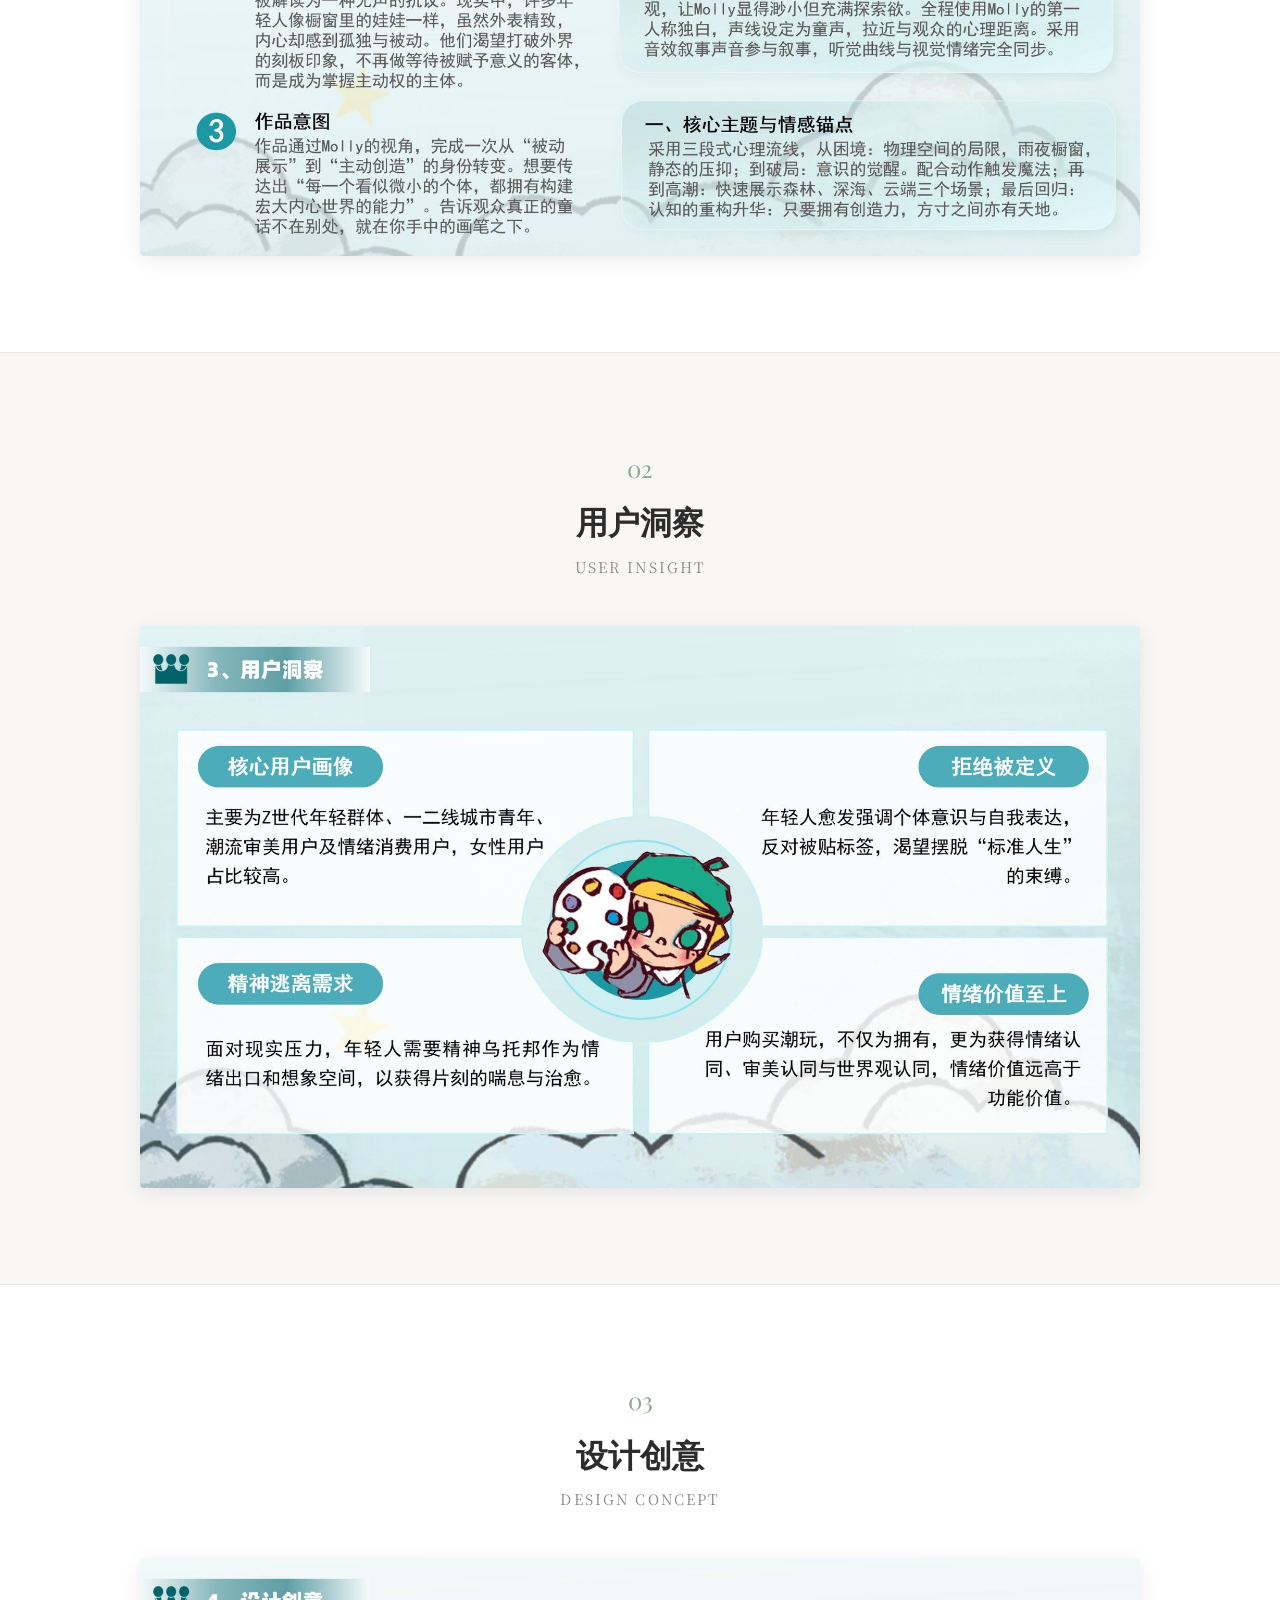
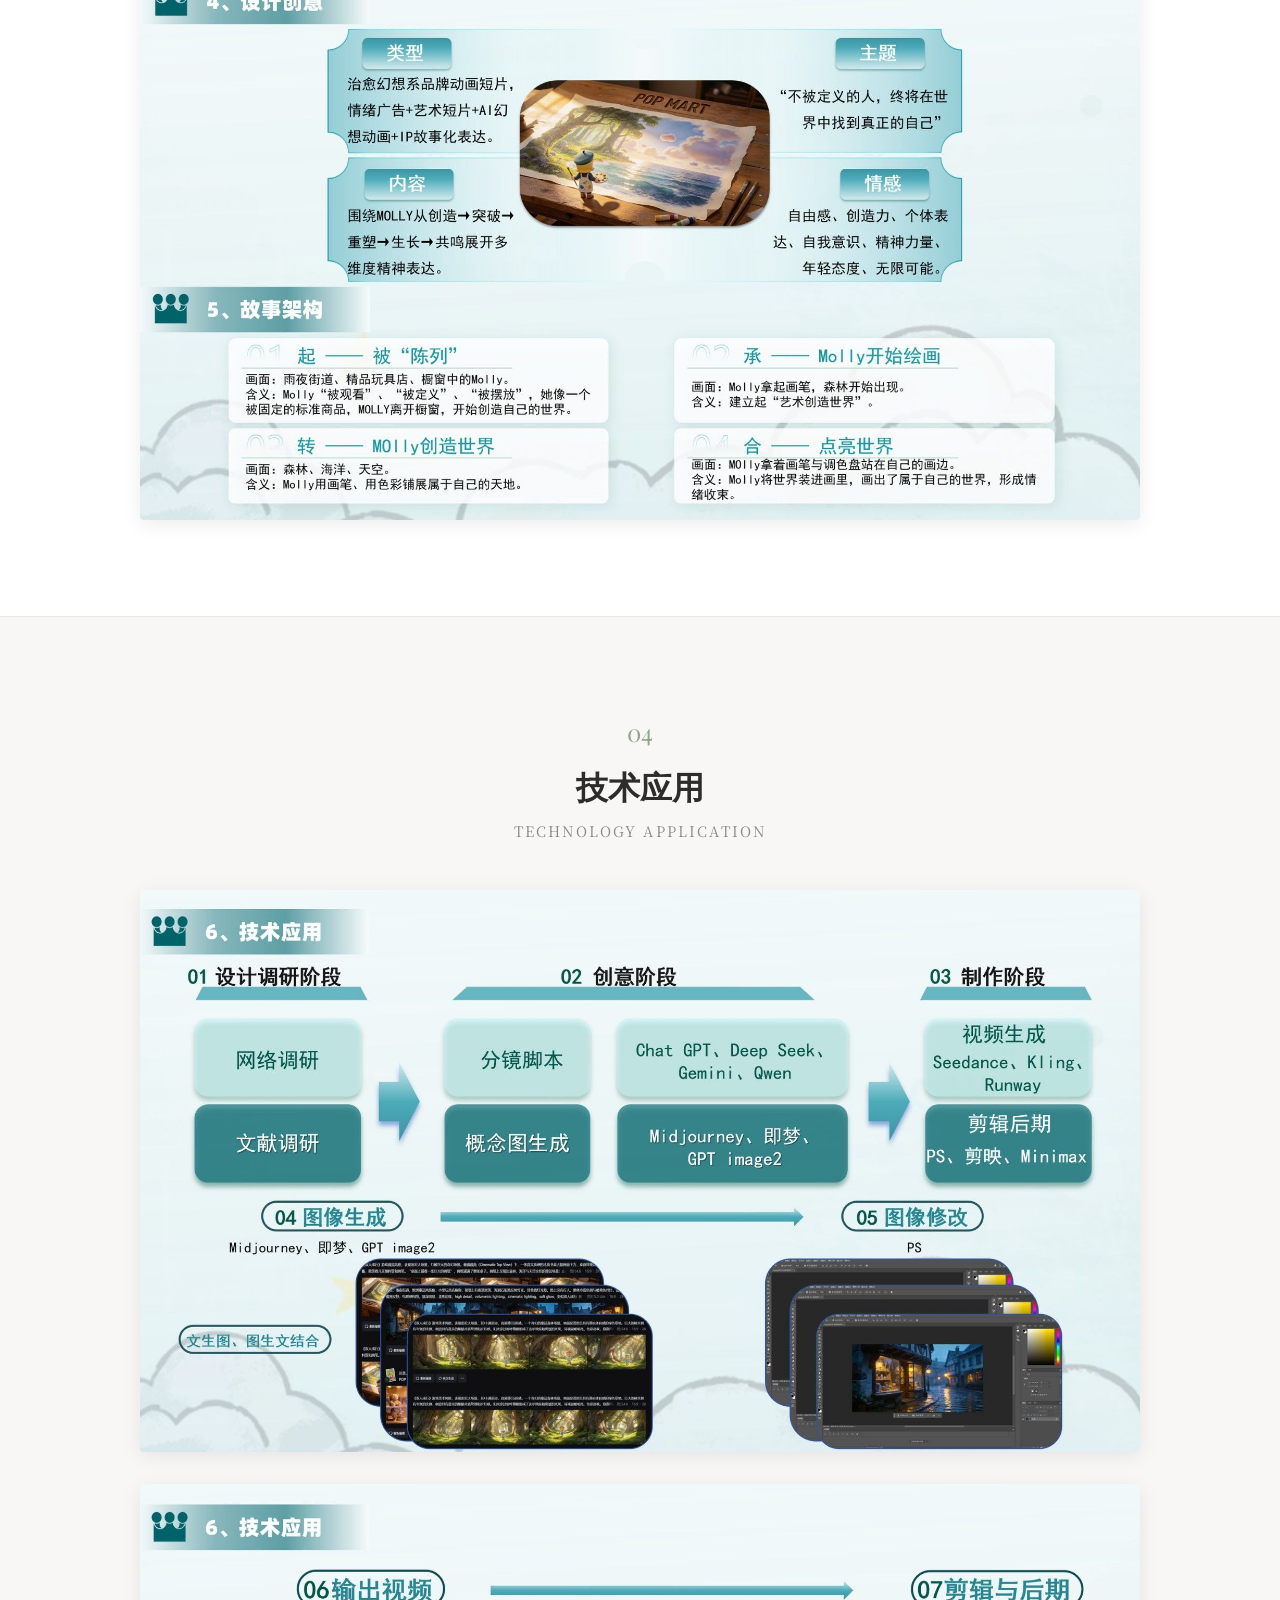
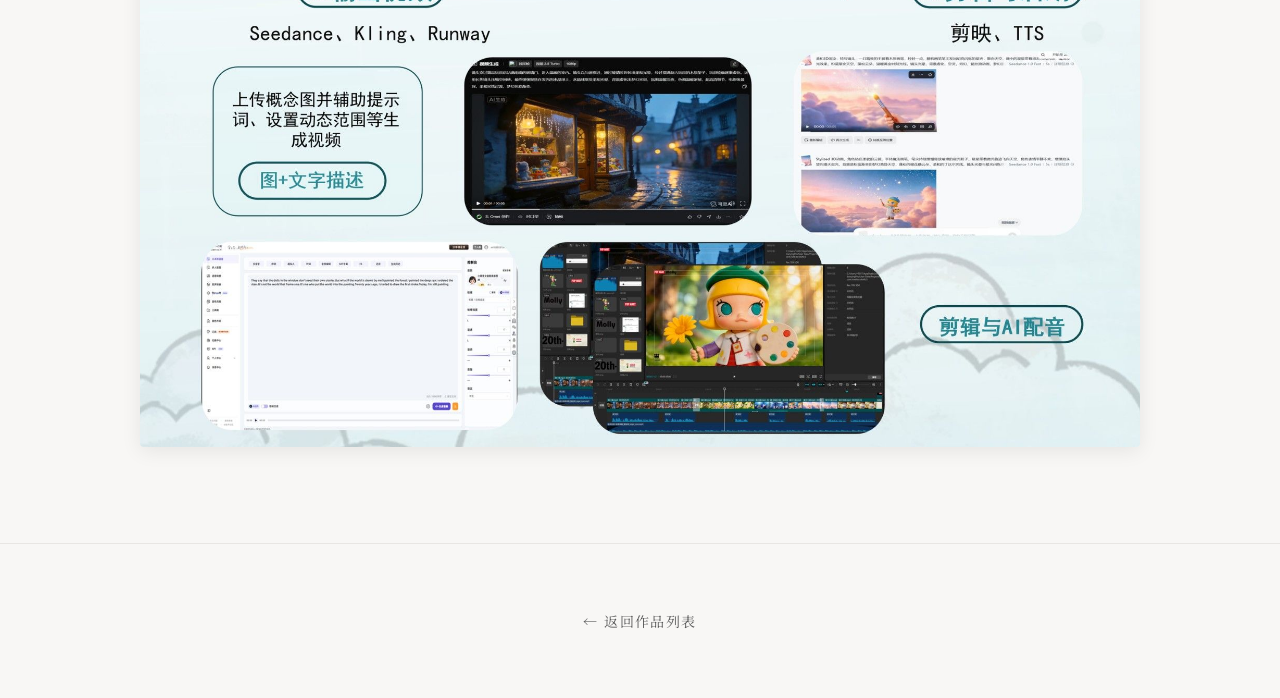
<file: project-molly.html>
<!DOCTYPE html>
<html lang="zh-CN">
<head>
    <meta charset="UTF-8">
    <meta name="viewport" content="width=device-width, initial-scale=1.0">
    <title>画出我的世界 - 刘奕轩作品集</title>
    <link href="https://fonts.googleapis.com/css2?family=Playfair+Display:ital,wght@0,400;0,500;0,600;0,700;1,400&family=Noto+Serif+SC:wght@300;400;500;600;700&display=swap" rel="stylesheet">
    <style>
        * {
            margin: 0;
            padding: 0;
            box-sizing: border-box;
        }

        :root {
            --color-bg-primary: #f8f7f5;
            --color-bg-secondary: #ffffff;
            --color-text-primary: #2c2c2c;
            --color-text-secondary: #5a5a5a;
            --color-text-muted: #8a8a8a;
            --color-accent: #8ba888;
            --color-border: #e8e6e3;
        }

        html {
            scroll-behavior: smooth;
        }

        body {
            font-family: 'Noto Serif SC', serif;
            background-color: var(--color-bg-primary);
            color: var(--color-text-primary);
            line-height: 1.6;
            overflow-x: hidden;
            opacity: 0;
            transition: opacity 1s cubic-bezier(0.22, 1, 0.36, 1);
        }

        body.js-loaded {
            opacity: 1;
        }

        ::selection {
            background: var(--color-accent);
            color: #fff;
        }

        .navbar {
            position: fixed;
            top: 0;
            left: 0;
            right: 0;
            z-index: 100;
            display: flex;
            justify-content: space-between;
            align-items: center;
            padding: 1rem 3rem;
            background: rgba(248, 247, 245, 0.95);
            backdrop-filter: blur(10px);
            border-bottom: 1px solid var(--color-border);
            transition: all 0.5s cubic-bezier(0.22, 1, 0.36, 1);
        }

        .navbar.scrolled {
            padding: 0.8rem 3rem;
            background: rgba(248, 247, 245, 0.98);
        }

        .nav-left {
            display: flex;
            align-items: center;
            gap: 1.5rem;
        }

        .nav-brand {
            font-family: 'Playfair Display', serif;
            font-size: 0.875rem;
            letter-spacing: 0.2em;
            color: var(--color-text-primary);
        }

        .nav-author {
            font-size: 0.75rem;
            color: var(--color-text-muted);
        }

        .nav-right {
            display: flex;
            gap: 2rem;
        }

        .nav-link {
            font-size: 0.75rem;
            letter-spacing: 0.1em;
            color: var(--color-text-secondary);
            text-decoration: none;
            transition: color 0.4s cubic-bezier(0.22, 1, 0.36, 1);
        }

        .nav-link:hover {
            color: var(--color-accent);
        }

        .hero-section {
            padding: 12rem 3rem 6rem;
            text-align: center;
            background: linear-gradient(180deg, #f0f4f0 0%, #f8f7f5 100%);
        }

        .hero-content {
            margin-bottom: 4rem;
        }

        .hero-title {
            font-family: 'Playfair Display', serif;
            font-size: 3.5rem;
            font-weight: 600;
            color: var(--color-text-primary);
            margin-bottom: 1rem;
            letter-spacing: 0.1em;
        }

        .hero-subtitle {
            font-size: 1rem;
            color: var(--color-text-muted);
            margin-bottom: 0.5rem;
            letter-spacing: 0.2em;
        }

        .hero-desc {
            font-size: 0.9rem;
            color: var(--color-text-secondary);
            font-style: italic;
        }

        .hero-image {
            max-width: 900px;
            width: 100%;
            margin: 0 auto;
            position: relative;
            cursor: pointer;
            border-radius: 4px;
            overflow: hidden;
            box-shadow: 0 10px 40px rgba(0, 0, 0, 0.1);
            transition: transform 0.6s cubic-bezier(0.22, 1, 0.36, 1);
        }

        .hero-image:hover {
            transform: translateY(-4px);
        }

        .hero-image img {
            width: 100%;
            display: block;
        }

        .hero-image .play-overlay {
            position: absolute;
            top: 0;
            left: 0;
            width: 100%;
            height: 100%;
            background: rgba(0, 0, 0, 0.2);
            display: flex;
            align-items: center;
            justify-content: center;
            opacity: 0;
            transition: opacity 0.4s cubic-bezier(0.22, 1, 0.36, 1);
        }

        .hero-image:hover .play-overlay {
            opacity: 1;
        }

        .hero-image .play-icon {
            width: 70px;
            height: 70px;
            border: 2px solid #fff;
            border-radius: 50%;
            display: flex;
            align-items: center;
            justify-content: center;
            font-size: 1.5rem;
            color: #fff;
            background: rgba(0, 0, 0, 0.3);
        }

        .project-section {
            padding: 6rem 3rem;
            background: var(--color-bg-secondary);
            border-bottom: 1px solid var(--color-border);
        }

        .section-container {
            max-width: 1000px;
            margin: 0 auto;
        }

        .section-header {
            text-align: center;
            margin-bottom: 3rem;
        }

        .section-number {
            font-family: 'Playfair Display', serif;
            font-size: 1.5rem;
            color: var(--color-accent);
            display: block;
            margin-bottom: 0.5rem;
        }

        .section-title {
            font-family: 'Playfair Display', serif;
            font-size: 2rem;
            color: var(--color-text-primary);
            margin-bottom: 0.5rem;
        }

        .section-title-cn {
            font-size: 0.9rem;
            color: var(--color-text-muted);
            letter-spacing: 0.15em;
        }

        .image-section {
            width: 100%;
        }

        .full-width-image {
            width: 100%;
            display: block;
            border-radius: 4px;
            box-shadow: 0 4px 20px rgba(0, 0, 0, 0.08);
        }

        .image-stack {
            display: flex;
            flex-direction: column;
            gap: 2rem;
        }

        .stacked-image {
            width: 100%;
            display: block;
            border-radius: 4px;
            box-shadow: 0 4px 20px rgba(0, 0, 0, 0.08);
        }

        .project-footer {
            padding: 4rem 3rem;
            text-align: center;
            background: var(--color-bg-primary);
        }

        .back-link {
            display: inline-flex;
            align-items: center;
            gap: 0.5rem;
            font-size: 0.875rem;
            color: var(--color-text-secondary);
            text-decoration: none;
            transition: color 0.4s cubic-bezier(0.22, 1, 0.36, 1);
            letter-spacing: 0.1em;
        }

        .back-link:hover {
            color: var(--color-accent);
        }

        /* 动画效果 */
        .fade-in {
            opacity: 0;
            transform: translateY(40px);
            transition: opacity 1s cubic-bezier(0.22, 1, 0.36, 1), transform 1s cubic-bezier(0.22, 1, 0.36, 1);
        }

        .fade-in.visible {
            opacity: 1;
            transform: translateY(0);
        }

        .fade-in-left {
            opacity: 0;
            transform: translateX(-30px);
            transition: opacity 1s cubic-bezier(0.22, 1, 0.36, 1), transform 1s cubic-bezier(0.22, 1, 0.36, 1);
        }

        .fade-in-left.visible {
            opacity: 1;
            transform: translateX(0);
        }

        .fade-in-right {
            opacity: 0;
            transform: translateX(30px);
            transition: opacity 1s cubic-bezier(0.22, 1, 0.36, 1), transform 1s cubic-bezier(0.22, 1, 0.36, 1);
        }

        .fade-in-right.visible {
            opacity: 1;
            transform: translateX(0);
        }

        .scale-in {
            opacity: 0;
            transform: scale(0.95);
            transition: opacity 1s cubic-bezier(0.22, 1, 0.36, 1), transform 1s cubic-bezier(0.22, 1, 0.36, 1);
        }

        .scale-in.visible {
            opacity: 1;
            transform: scale(1);
        }

        .video-modal {
            position: fixed;
            top: 0;
            left: 0;
            width: 100%;
            height: 100%;
            z-index: 1000;
            opacity: 0;
            visibility: hidden;
            transition: opacity 0.6s cubic-bezier(0.22, 1, 0.36, 1), visibility 0.6s cubic-bezier(0.22, 1, 0.36, 1);
        }

        .video-modal.active {
            opacity: 1;
            visibility: visible;
        }

        .video-modal-overlay {
            position: absolute;
            top: 0;
            left: 0;
            width: 100%;
            height: 100%;
            background: rgba(0, 0, 0, 0.9);
        }

        .video-modal-content {
            position: relative;
            max-width: 900px;
            width: 90%;
            max-height: 80vh;
            margin: 10vh auto;
            background: #fff;
            border-radius: 4px;
            overflow: hidden;
            transform: scale(0.95);
            transition: transform 0.6s cubic-bezier(0.22, 1, 0.36, 1);
        }

        .video-modal.active .video-modal-content {
            transform: scale(1);
        }

        .video-modal-close {
            position: absolute;
            top: 1rem;
            right: 1rem;
            width: 40px;
            height: 40px;
            background: rgba(0, 0, 0, 0.3);
            border: none;
            border-radius: 50%;
            color: #fff;
            font-size: 1.5rem;
            cursor: pointer;
            z-index: 10;
            display: flex;
            align-items: center;
            justify-content: center;
            transition: background 0.4s cubic-bezier(0.22, 1, 0.36, 1);
        }

        .video-modal-close:hover {
            background: rgba(0, 0, 0, 0.5);
        }

        .video-modal-header {
            padding: 1.5rem 2rem;
            border-bottom: 1px solid var(--color-border);
        }

        .video-modal-title {
            margin: 0;
            font-size: 1.25rem;
            font-weight: 500;
            color: var(--color-text-primary);
        }

        .video-modal-desc {
            margin: 0.5rem 0 0;
            font-size: 0.875rem;
            color: var(--color-text-muted);
        }

        .video-modal-body {
            position: relative;
            width: 100%;
            padding-bottom: 56.25%;
            background: #000;
        }

        .video-player-container {
            position: absolute;
            top: 0;
            left: 0;
            width: 100%;
            height: 100%;
            display: flex;
            align-items: center;
            justify-content: center;
        }

        .video-loading {
            text-align: center;
            color: #fff;
        }

        .loading-spinner {
            width: 40px;
            height: 40px;
            border: 2px solid rgba(255, 255, 255, 0.3);
            border-top-color: #fff;
            border-radius: 50%;
            animation: spin 1s linear infinite;
            margin: 0 auto 1rem;
        }

        @keyframes spin {
            to {
                transform: rotate(360deg);
            }
        }

        .video-player-container iframe {
            width: 100%;
            height: 100%;
            border: none;
        }

        @media (max-width: 768px) {
            .navbar {
                padding: 1rem;
            }

            .nav-right {
                gap: 1rem;
            }

            .hero-section {
                padding: 8rem 1rem 4rem;
            }

            .hero-title {
                font-size: 2rem;
            }

            .project-section {
                padding: 4rem 1rem;
            }
        }
    </style>
</head>
<body>
    <script>
        document.documentElement.classList.add('js-loaded');
    </script>

    <nav class="navbar">
        <div class="nav-left">
            <span class="nav-brand">PORTFOLIO 2026</span>
            <span class="nav-author">刘奕轩</span>
        </div>
        <div class="nav-right">
            <a href="index.html#home" class="nav-link">HOME</a>
            <a href="index.html#contents" class="nav-link">CONTENTS</a>
            <a href="index.html#about" class="nav-link">ABOUT</a>
            <a href="index.html#contact" class="nav-link">CONTACT</a>
        </div>
    </nav>

    <header class="hero-section">
        <div class="hero-content fade-in">
            <h1 class="hero-title">画出我的世界</h1>
            <p class="hero-subtitle">POP MART MOLLY 20TH ANNIVERSARY</p>
            <p class="hero-desc">治愈幻想系品牌动画短片</p>
        </div>
        <div class="hero-image video-trigger scale-in" data-video-bvid="BV1AL746fE5J" data-video-time="16.0">
            <img src="images/huachu-wodeshijie.jpg" alt="画出我的世界">
            <div class="play-overlay">
                <div class="play-icon">▶</div>
            </div>
        </div>
    </header>

    <section class="project-section">
        <div class="section-container">
            <div class="section-header fade-in">
                <span class="section-number">01</span>
                <h2 class="section-title">设计背景</h2>
                <p class="section-title-cn">DESIGN BACKGROUND</p>
            </div>
            <div class="image-section scale-in">
                <img src="images/molly-1.jpg" alt="设计背景" class="full-width-image">
            </div>
        </div>
    </section>

    <section class="project-section" style="background: var(--color-bg-primary);">
        <div class="section-container">
            <div class="section-header fade-in">
                <span class="section-number">02</span>
                <h2 class="section-title">用户洞察</h2>
                <p class="section-title-cn">USER INSIGHT</p>
            </div>
            <div class="image-section scale-in">
                <img src="images/molly-2.jpg" alt="用户洞察" class="full-width-image">
            </div>
        </div>
    </section>

    <section class="project-section">
        <div class="section-container">
            <div class="section-header fade-in">
                <span class="section-number">03</span>
                <h2 class="section-title">设计创意</h2>
                <p class="section-title-cn">DESIGN CONCEPT</p>
            </div>
            <div class="image-section scale-in">
                <img src="images/molly-3.jpg" alt="设计创意" class="full-width-image">
            </div>
        </div>
    </section>

    <section class="project-section" style="background: var(--color-bg-primary);">
        <div class="section-container">
            <div class="section-header fade-in">
                <span class="section-number">04</span>
                <h2 class="section-title">技术应用</h2>
                <p class="section-title-cn">TECHNOLOGY APPLICATION</p>
            </div>
            <div class="image-stack">
                <img src="images/molly-4.jpg" alt="技术应用1" class="stacked-image fade-in-left">
                <img src="images/molly-5.jpg" alt="技术应用2" class="stacked-image fade-in-right">
            </div>
        </div>
    </section>

    <footer class="project-footer">
        <div class="footer-content">
            <a href="index.html" class="back-link">← 返回作品列表</a>
        </div>
    </footer>

    <div id="video-modal" class="video-modal">
        <div class="video-modal-overlay"></div>
        <div class="video-modal-content">
            <button class="video-modal-close">
                <span class="close-icon">×</span>
            </button>
            <div class="video-modal-header">
                <h3 id="video-modal-title" class="video-modal-title">视频标题</h3>
                <p id="video-modal-desc" class="video-modal-desc">视频描述</p>
            </div>
            <div class="video-modal-body">
                <div id="video-player-container" class="video-player-container">
                    <div class="video-loading">
                        <div class="loading-spinner"></div>
                        <p>加载中...</p>
                    </div>
                </div>
            </div>
        </div>
    </div>

    <script src="script.js"></script>
</body>
</html>
</file>
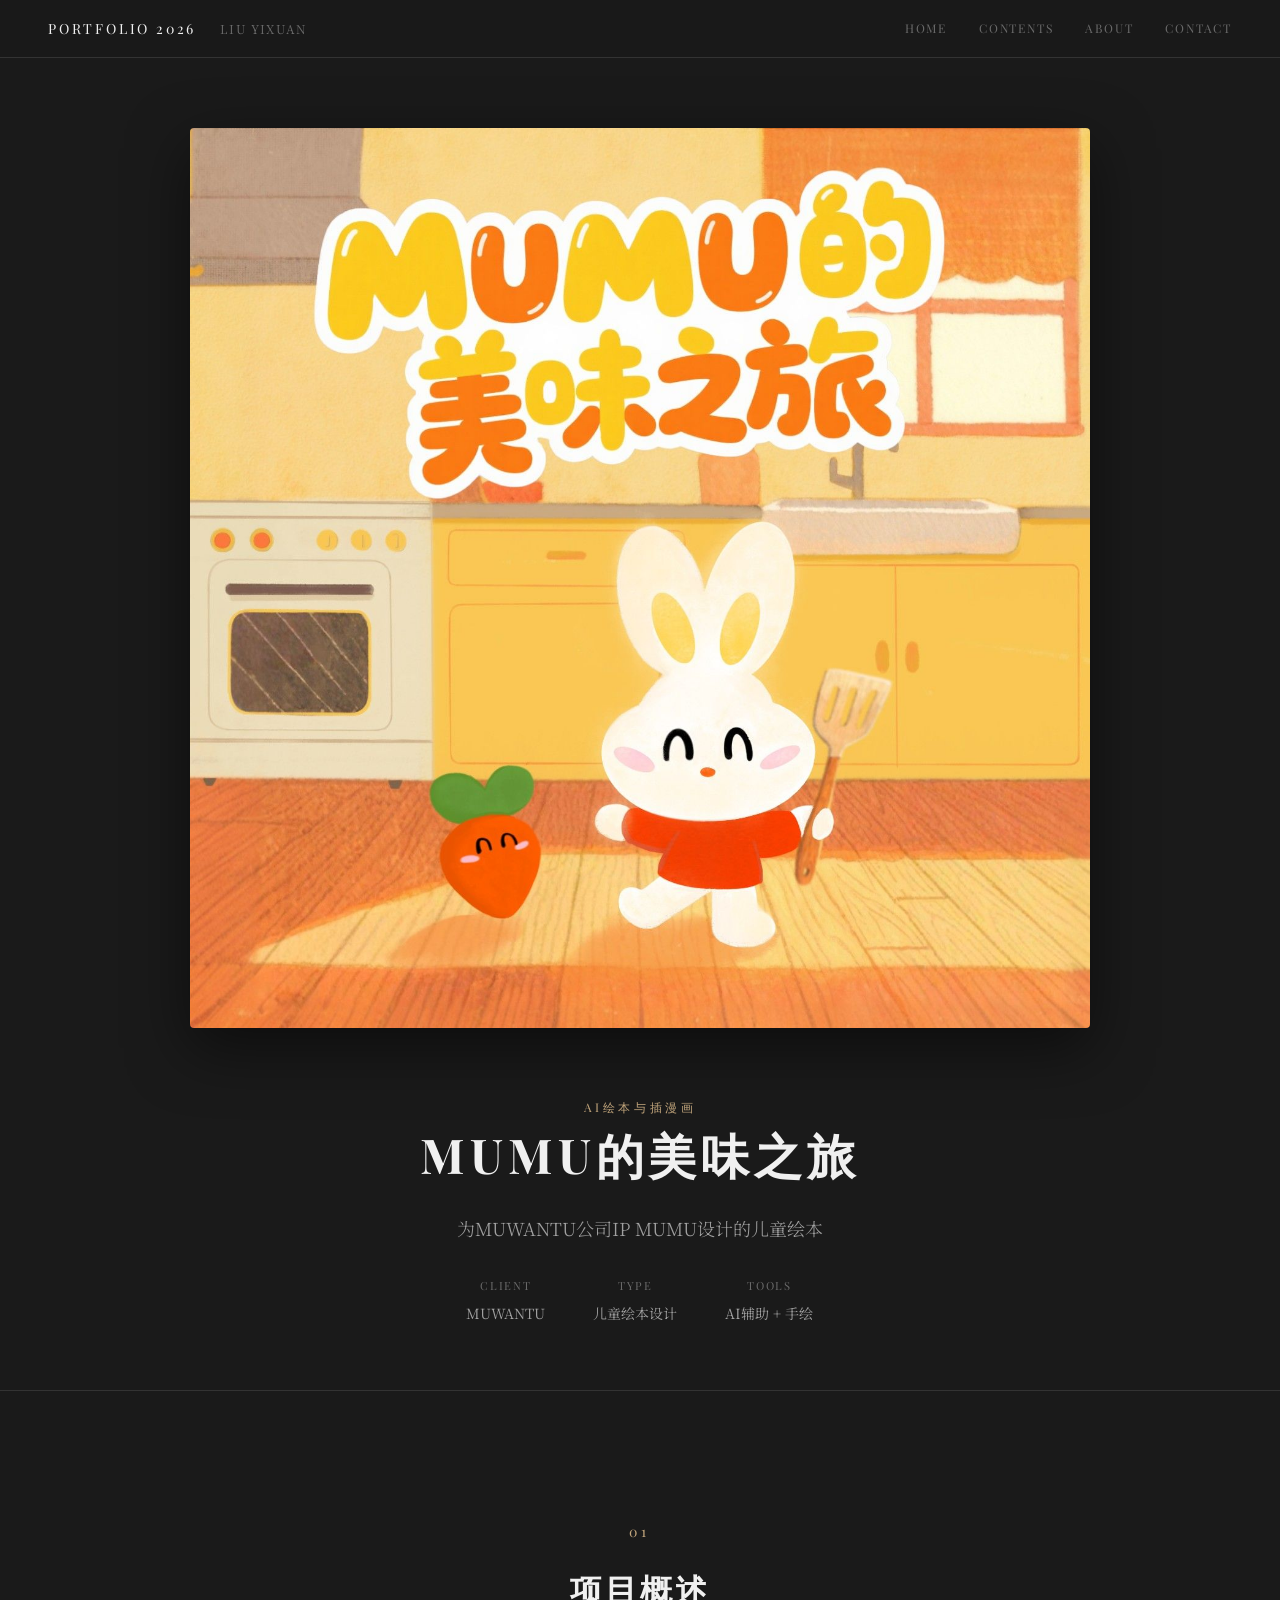
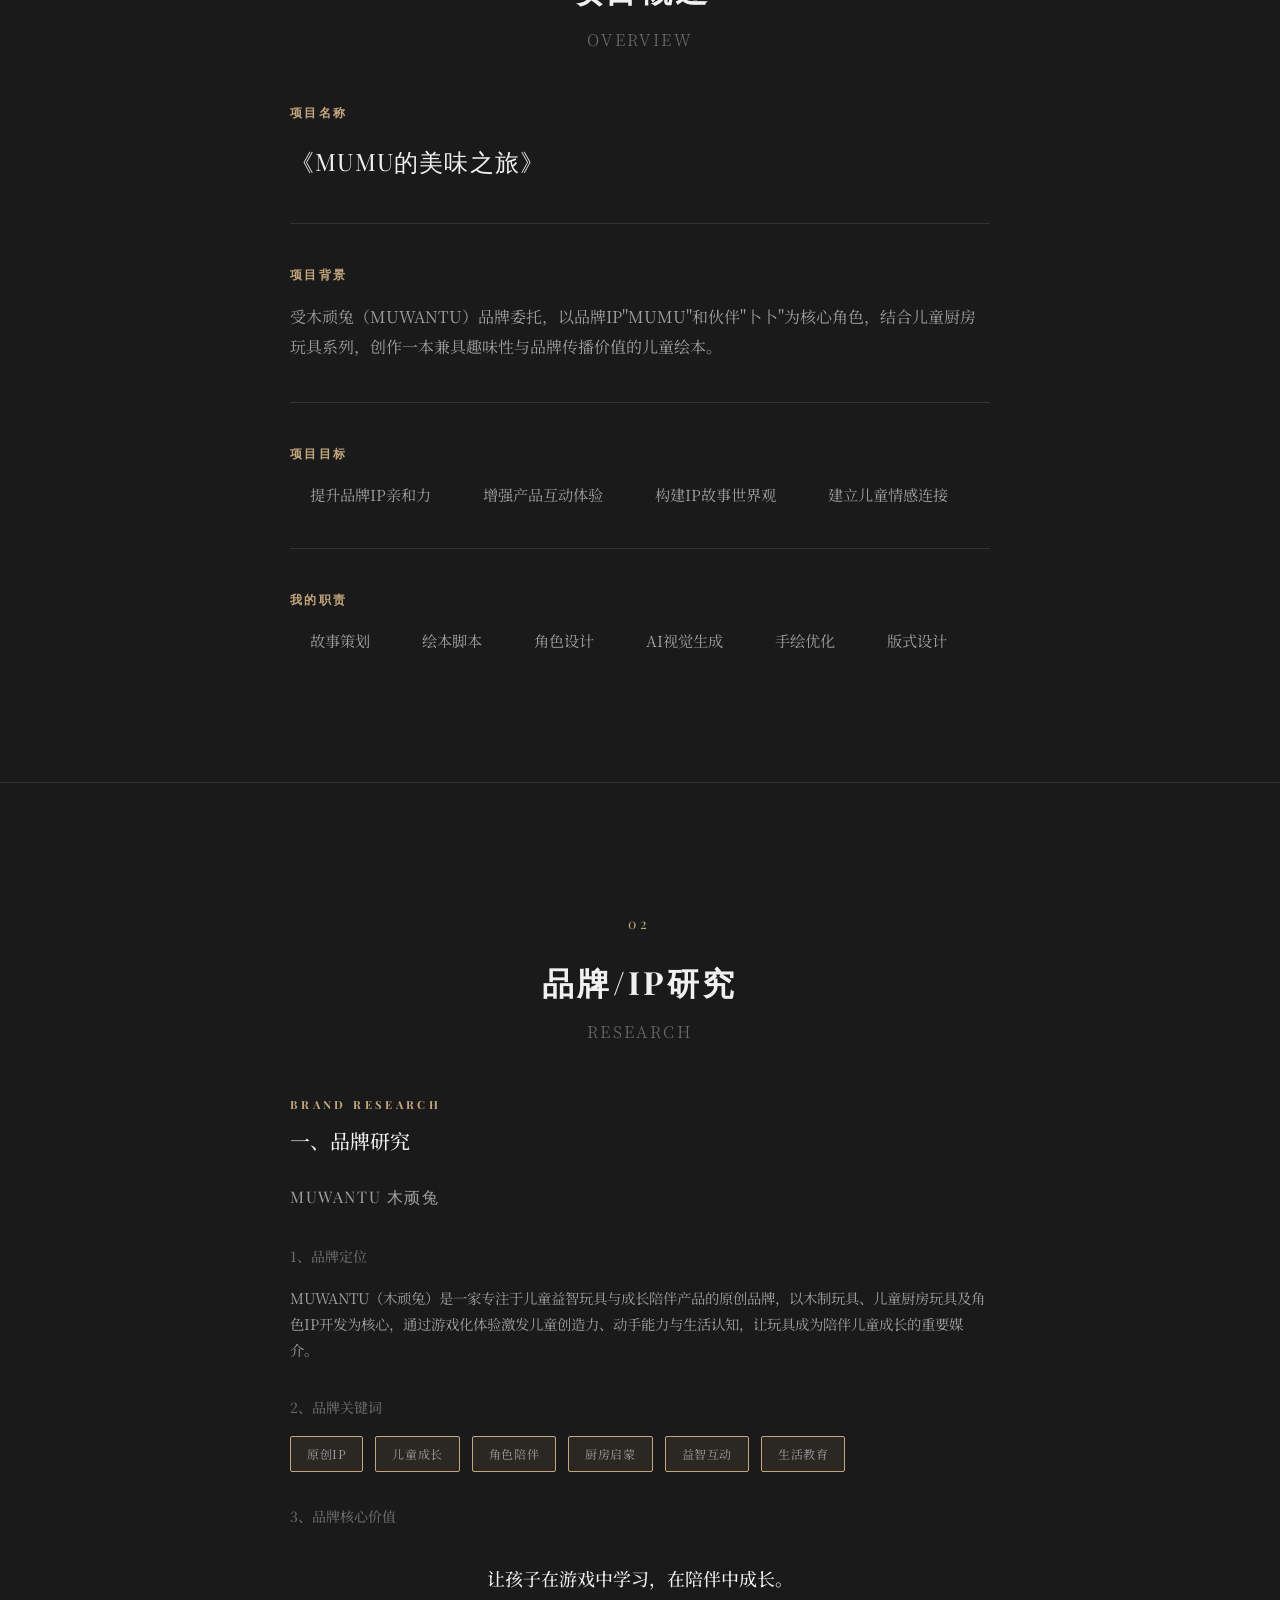
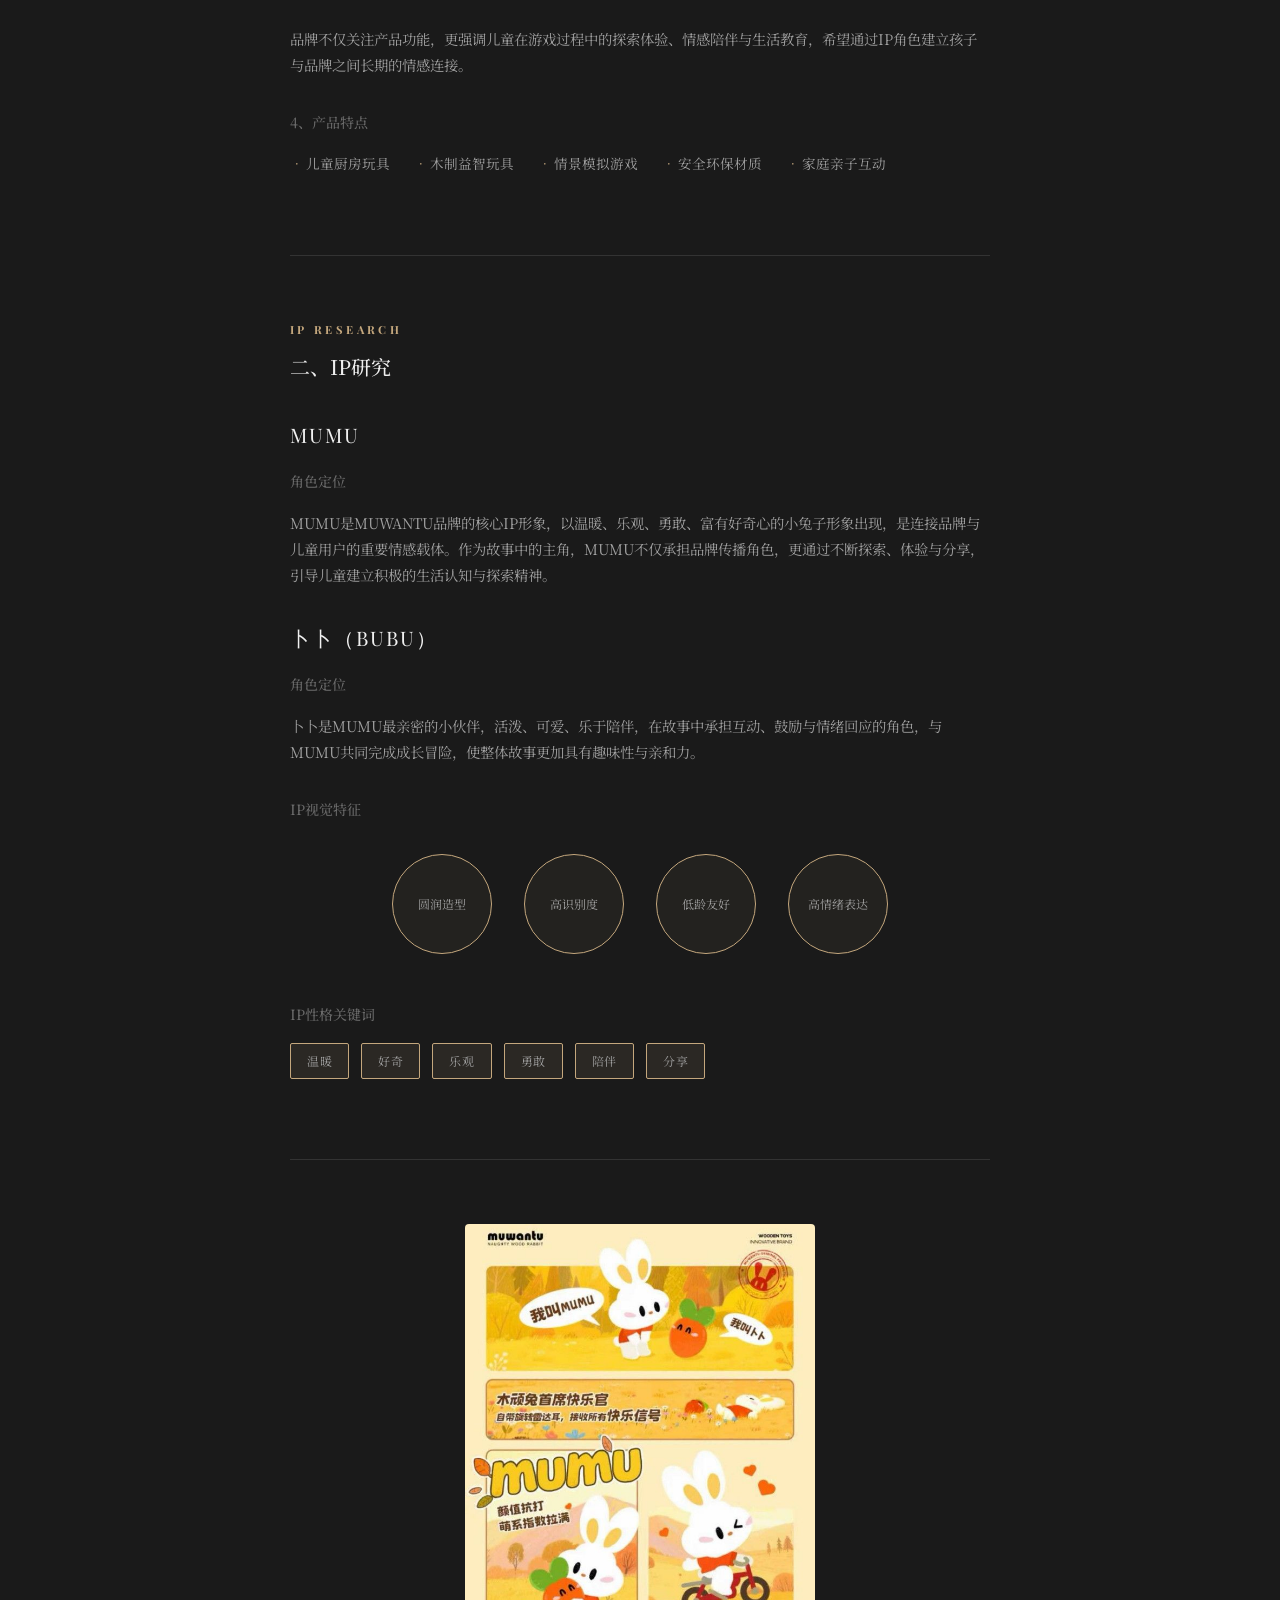
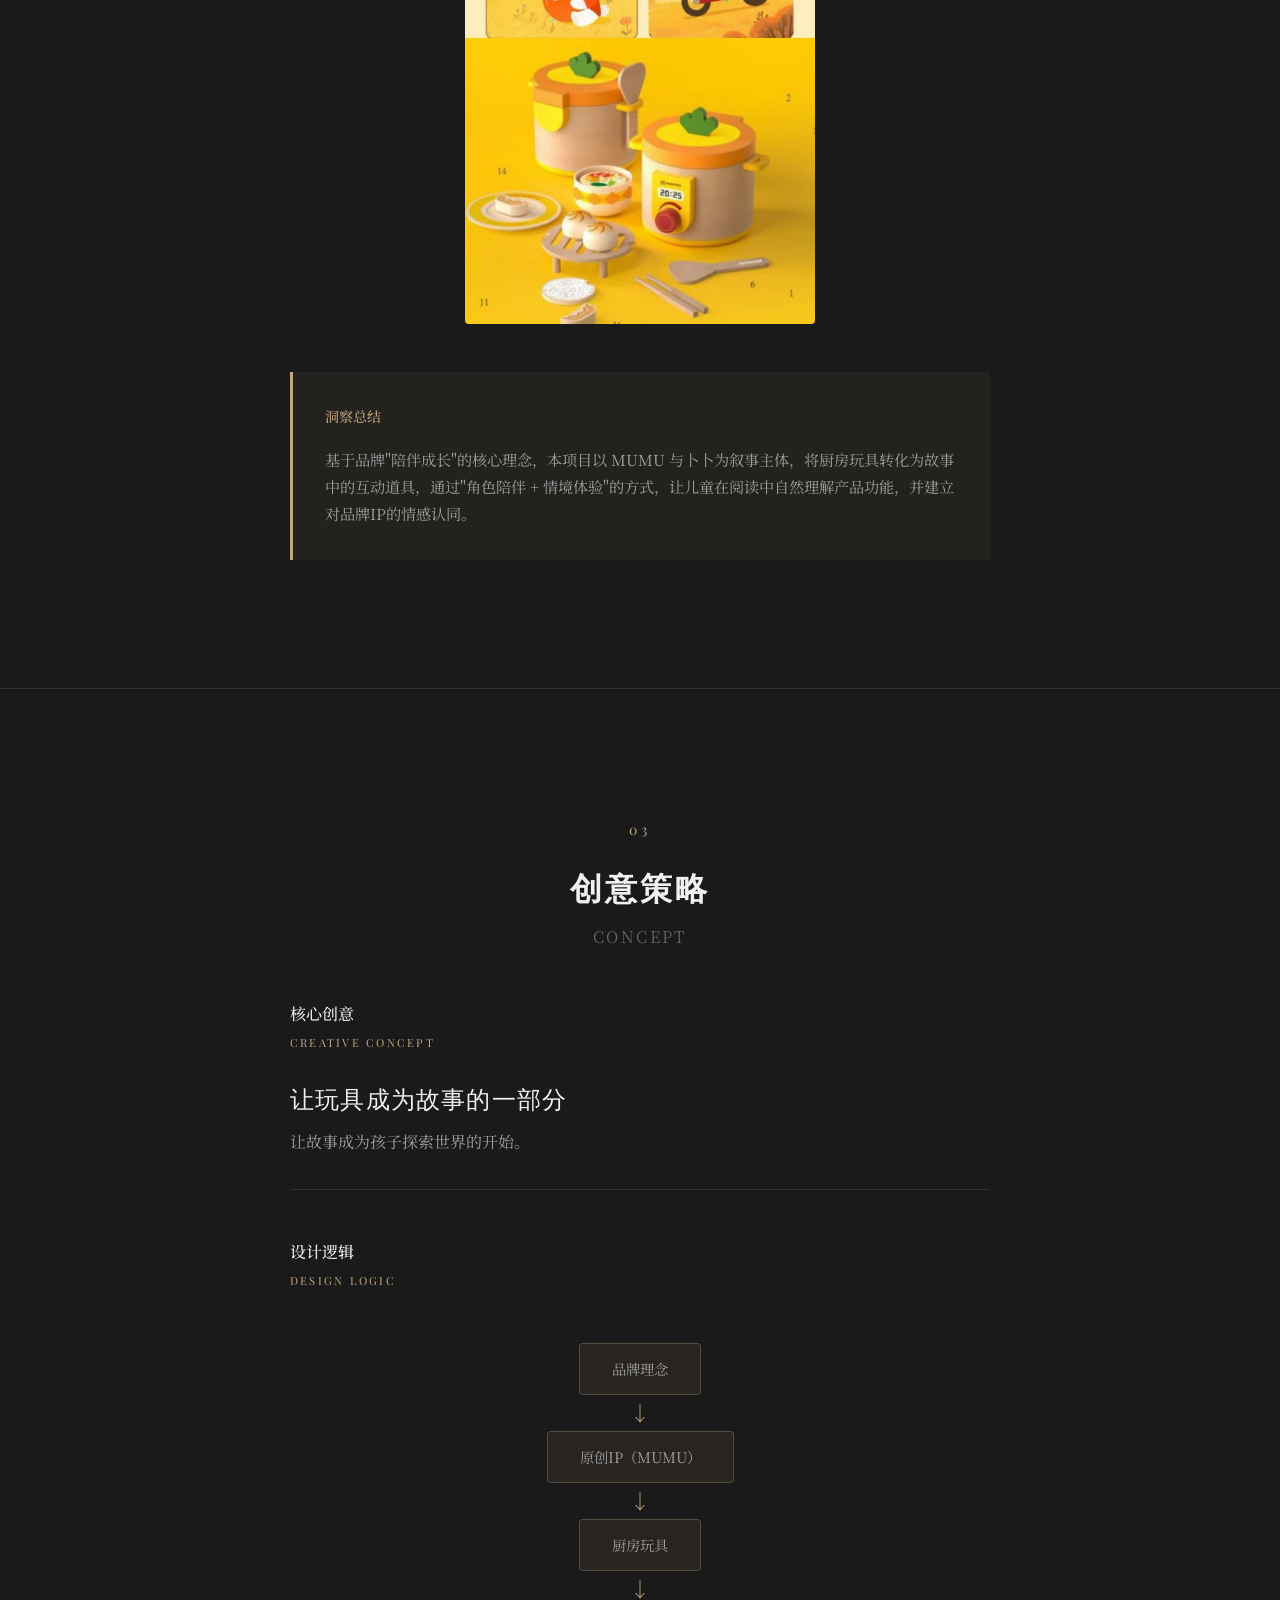
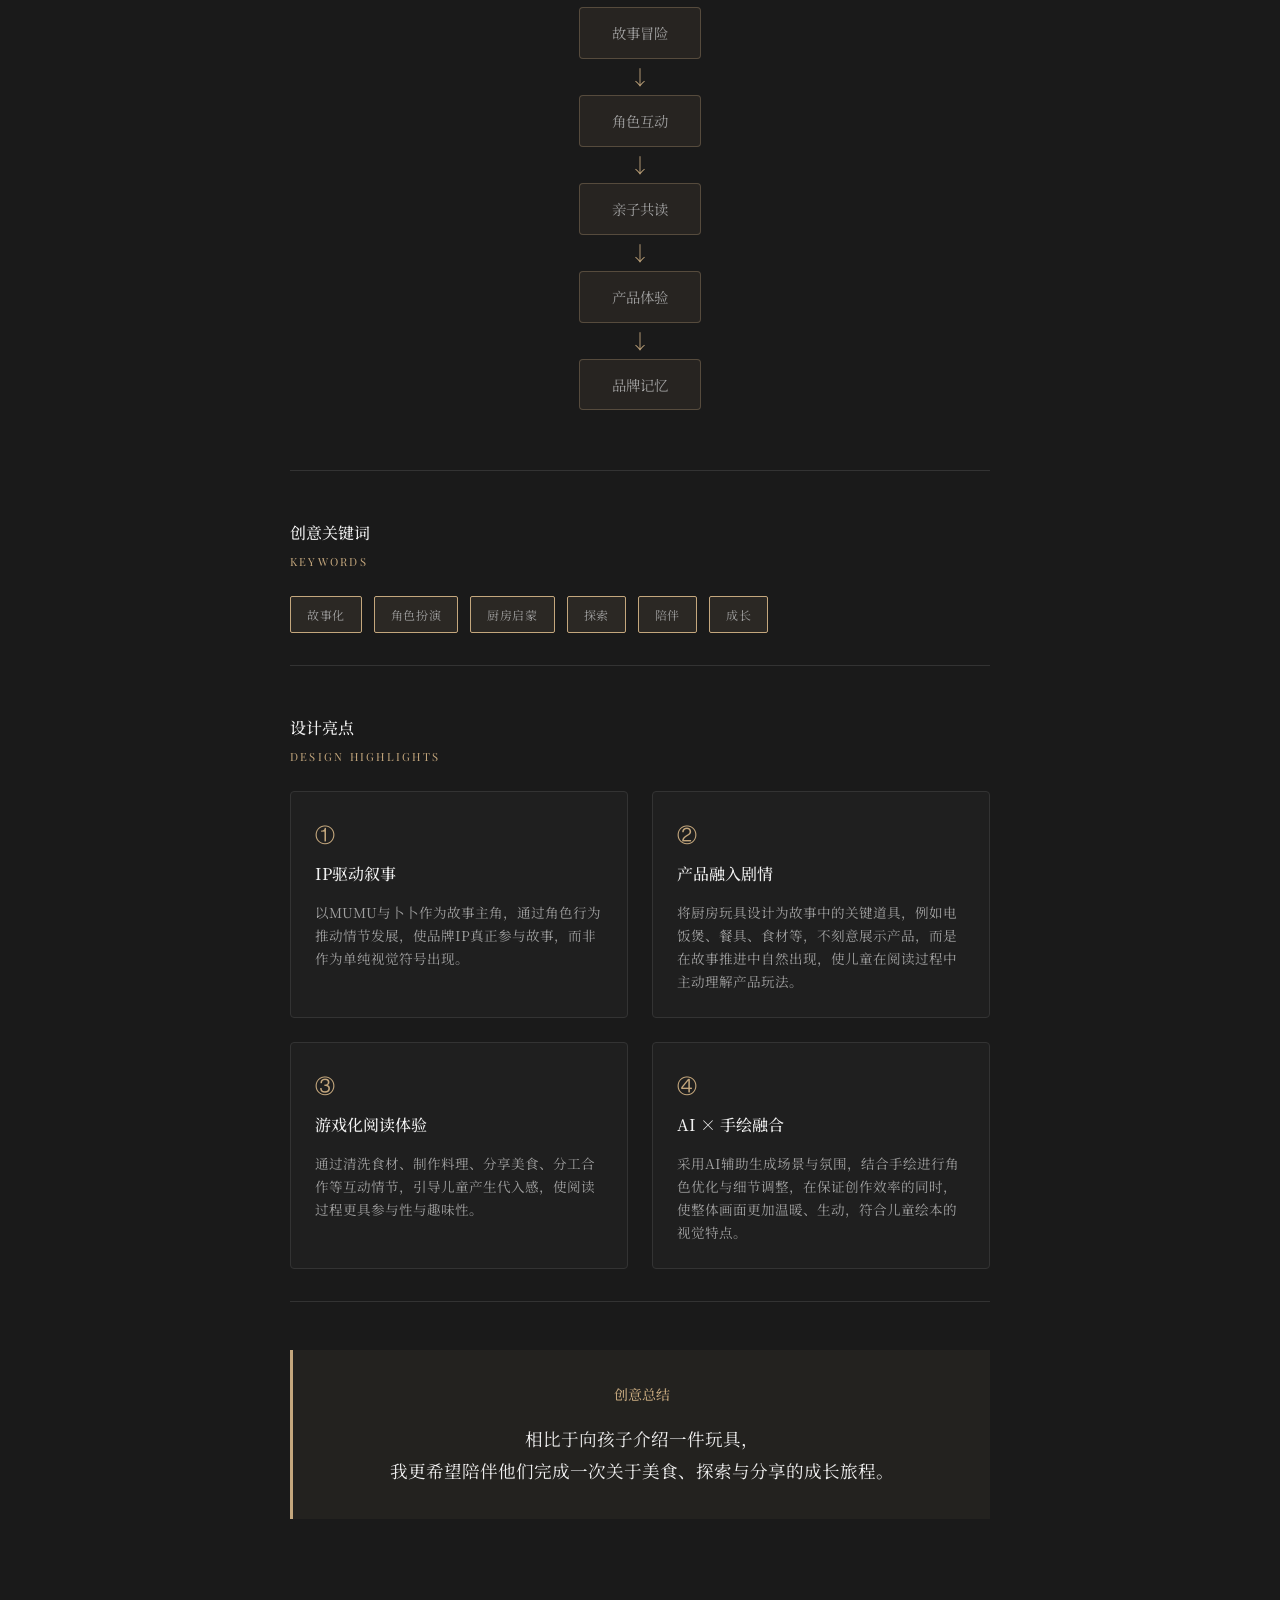
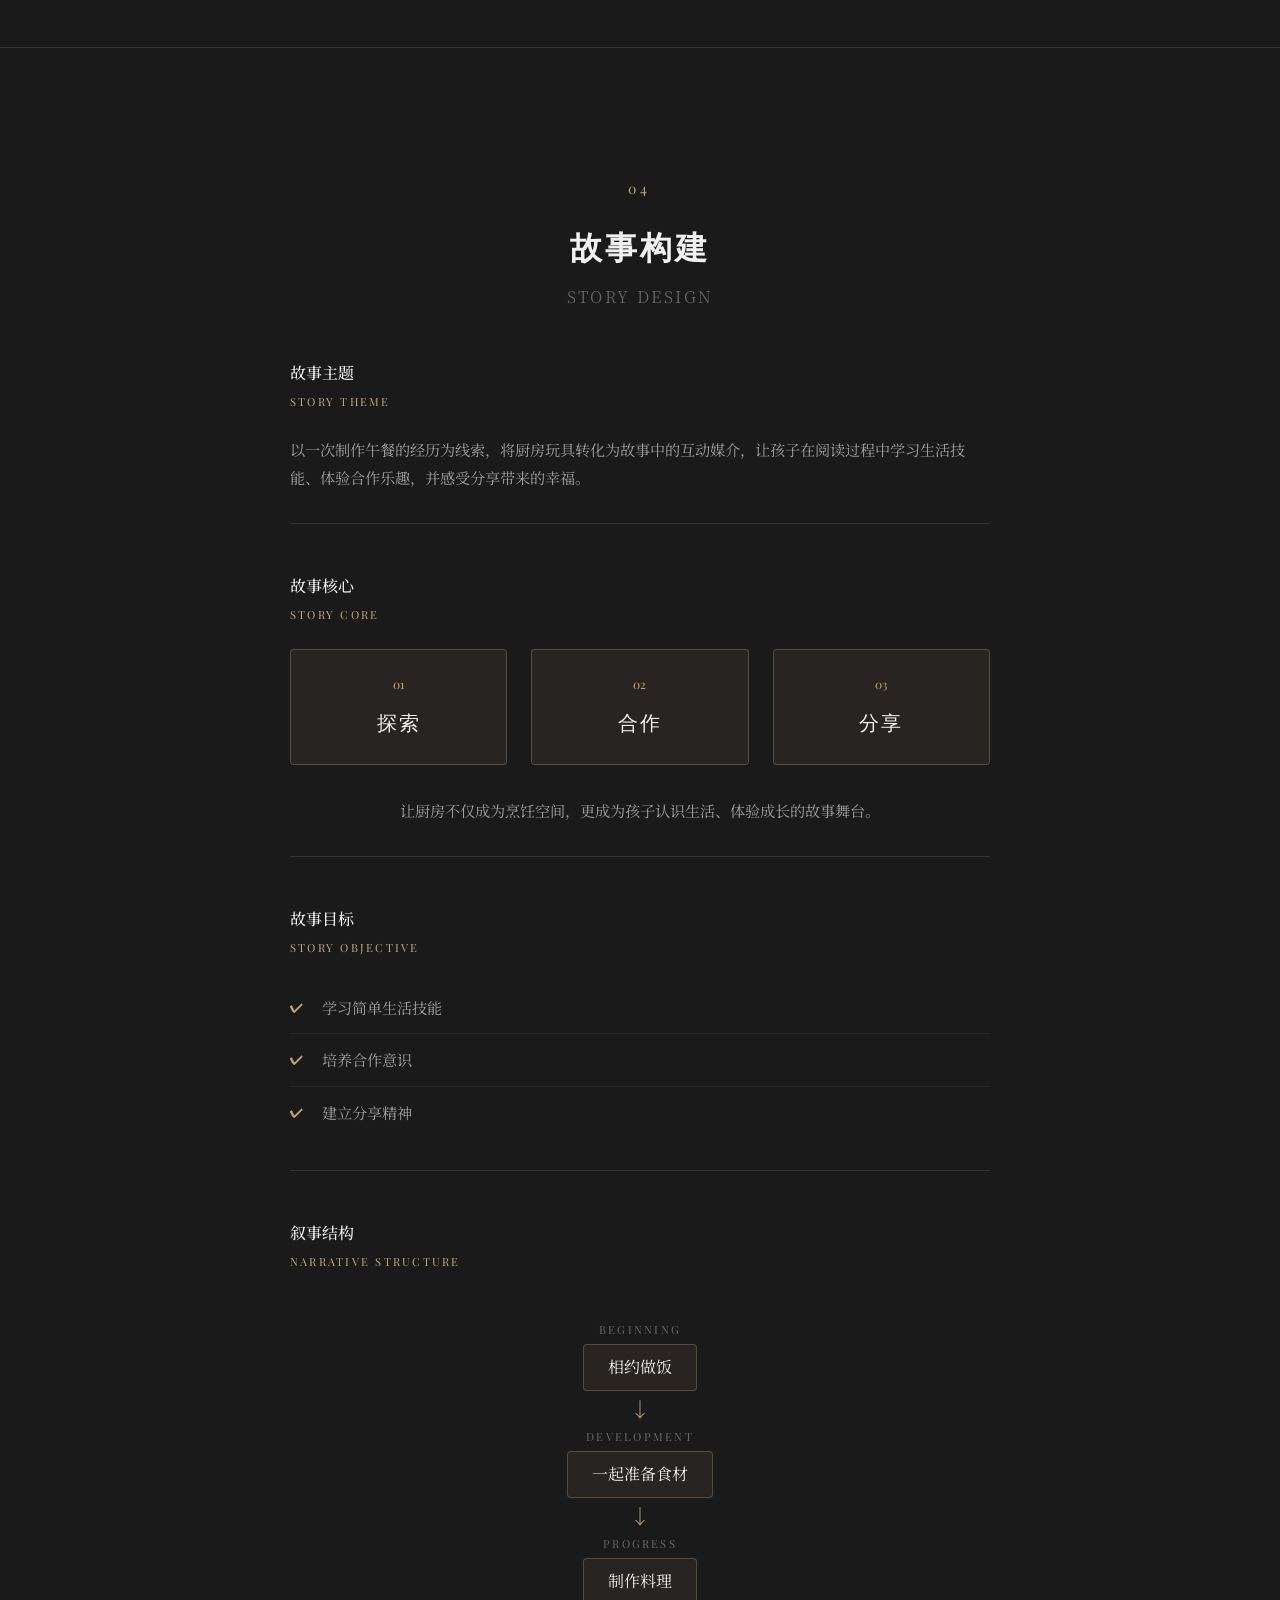
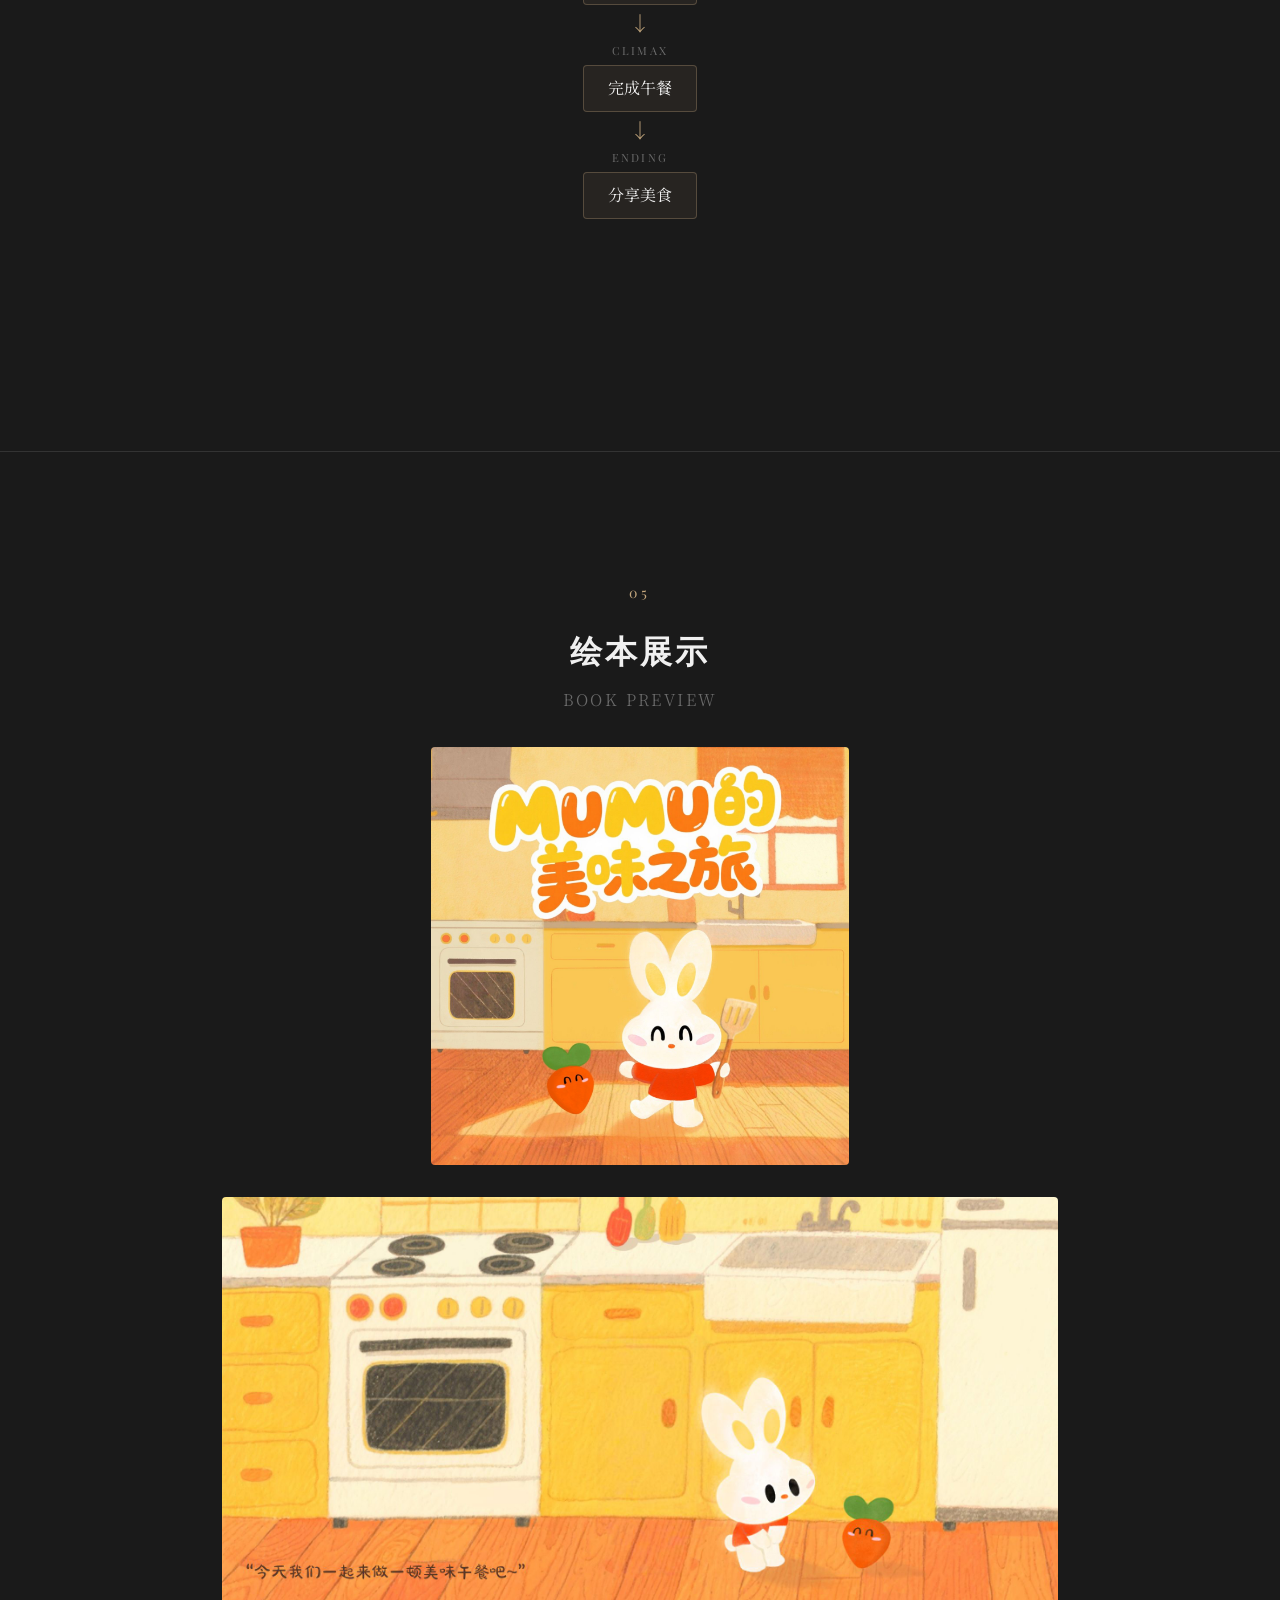
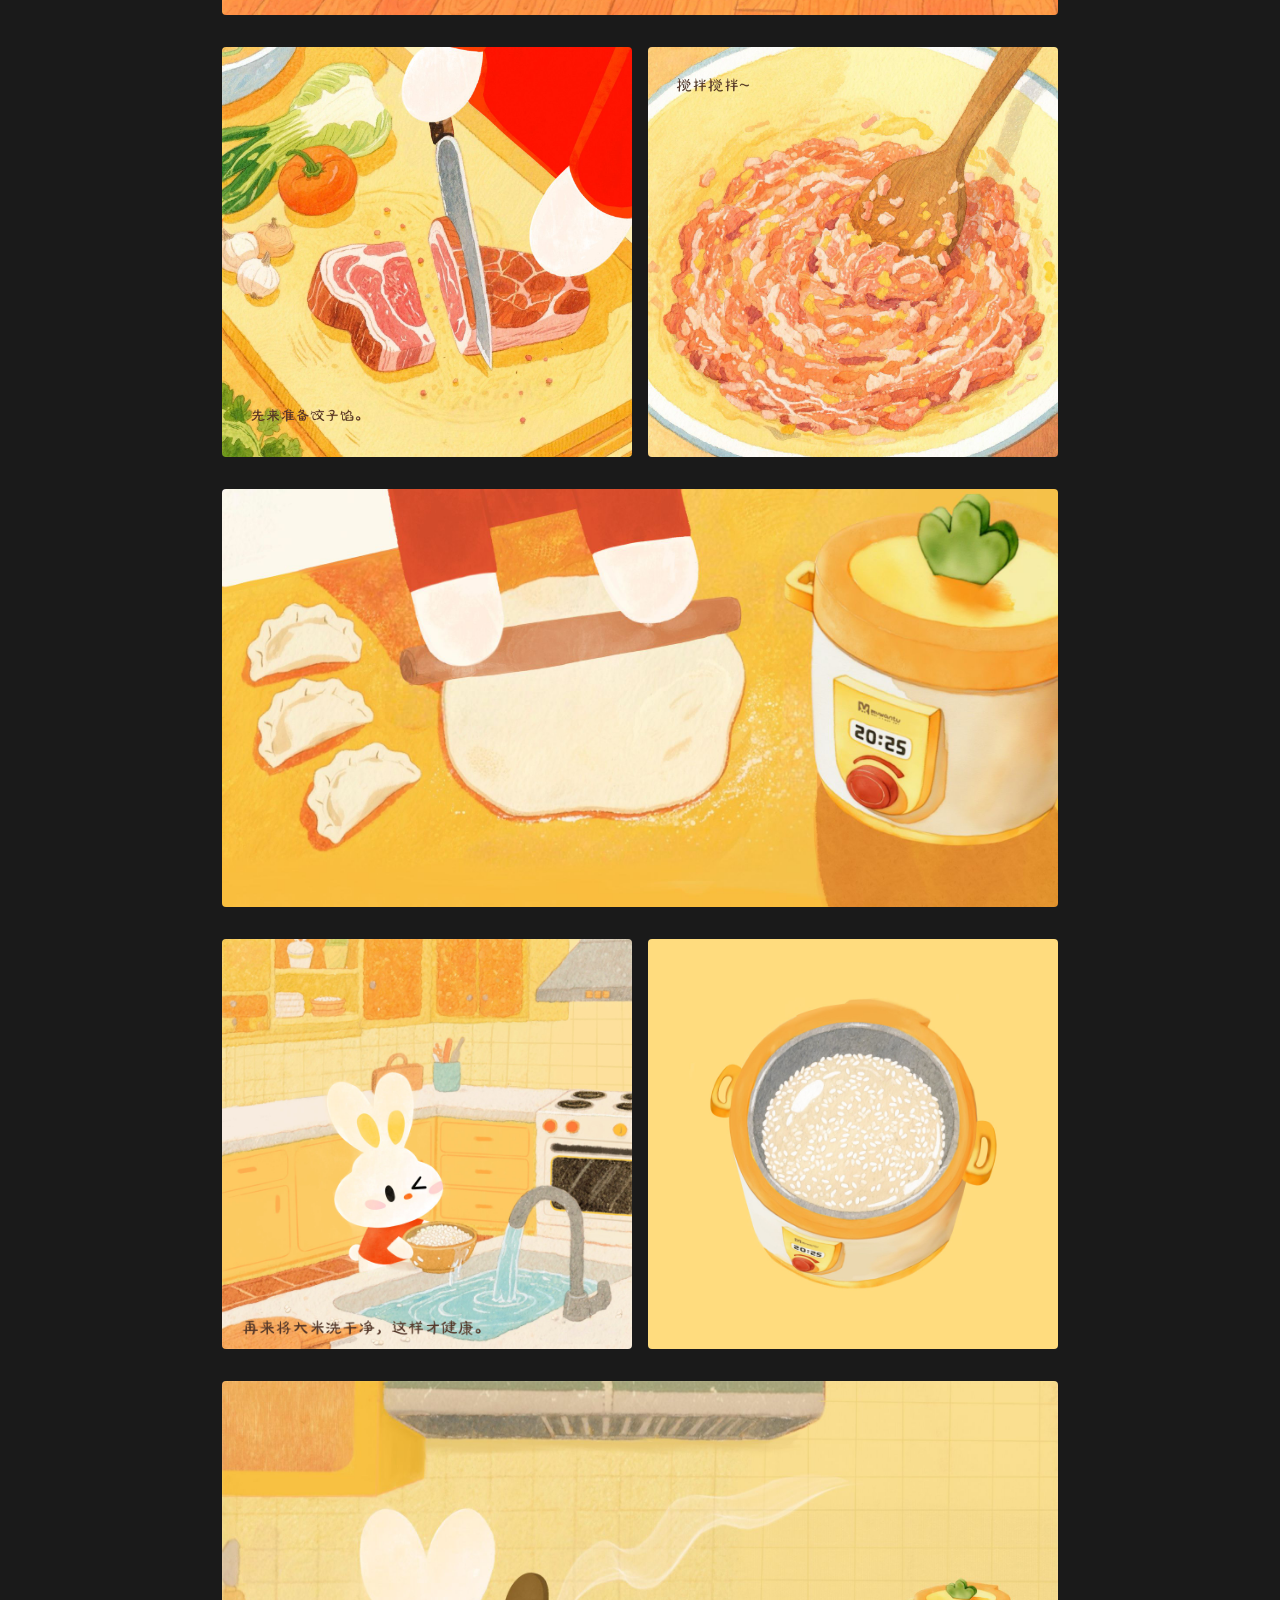
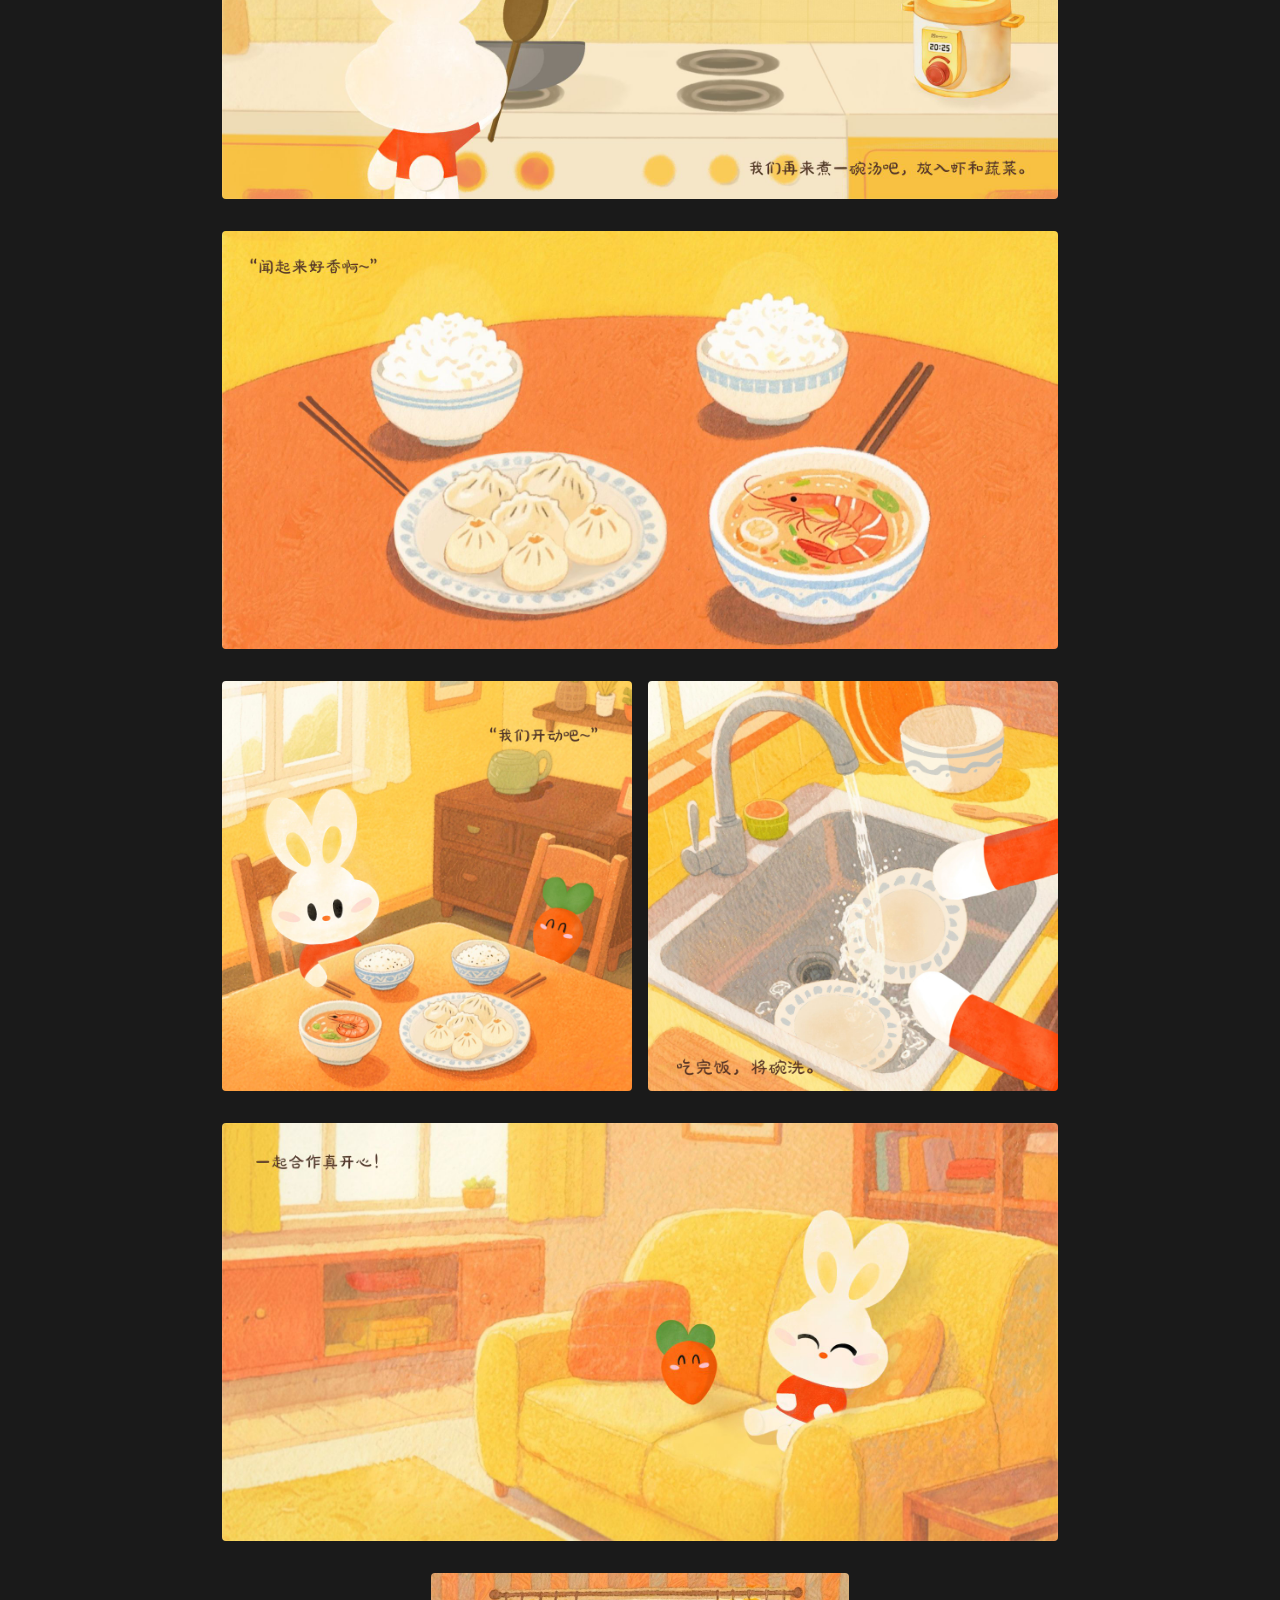
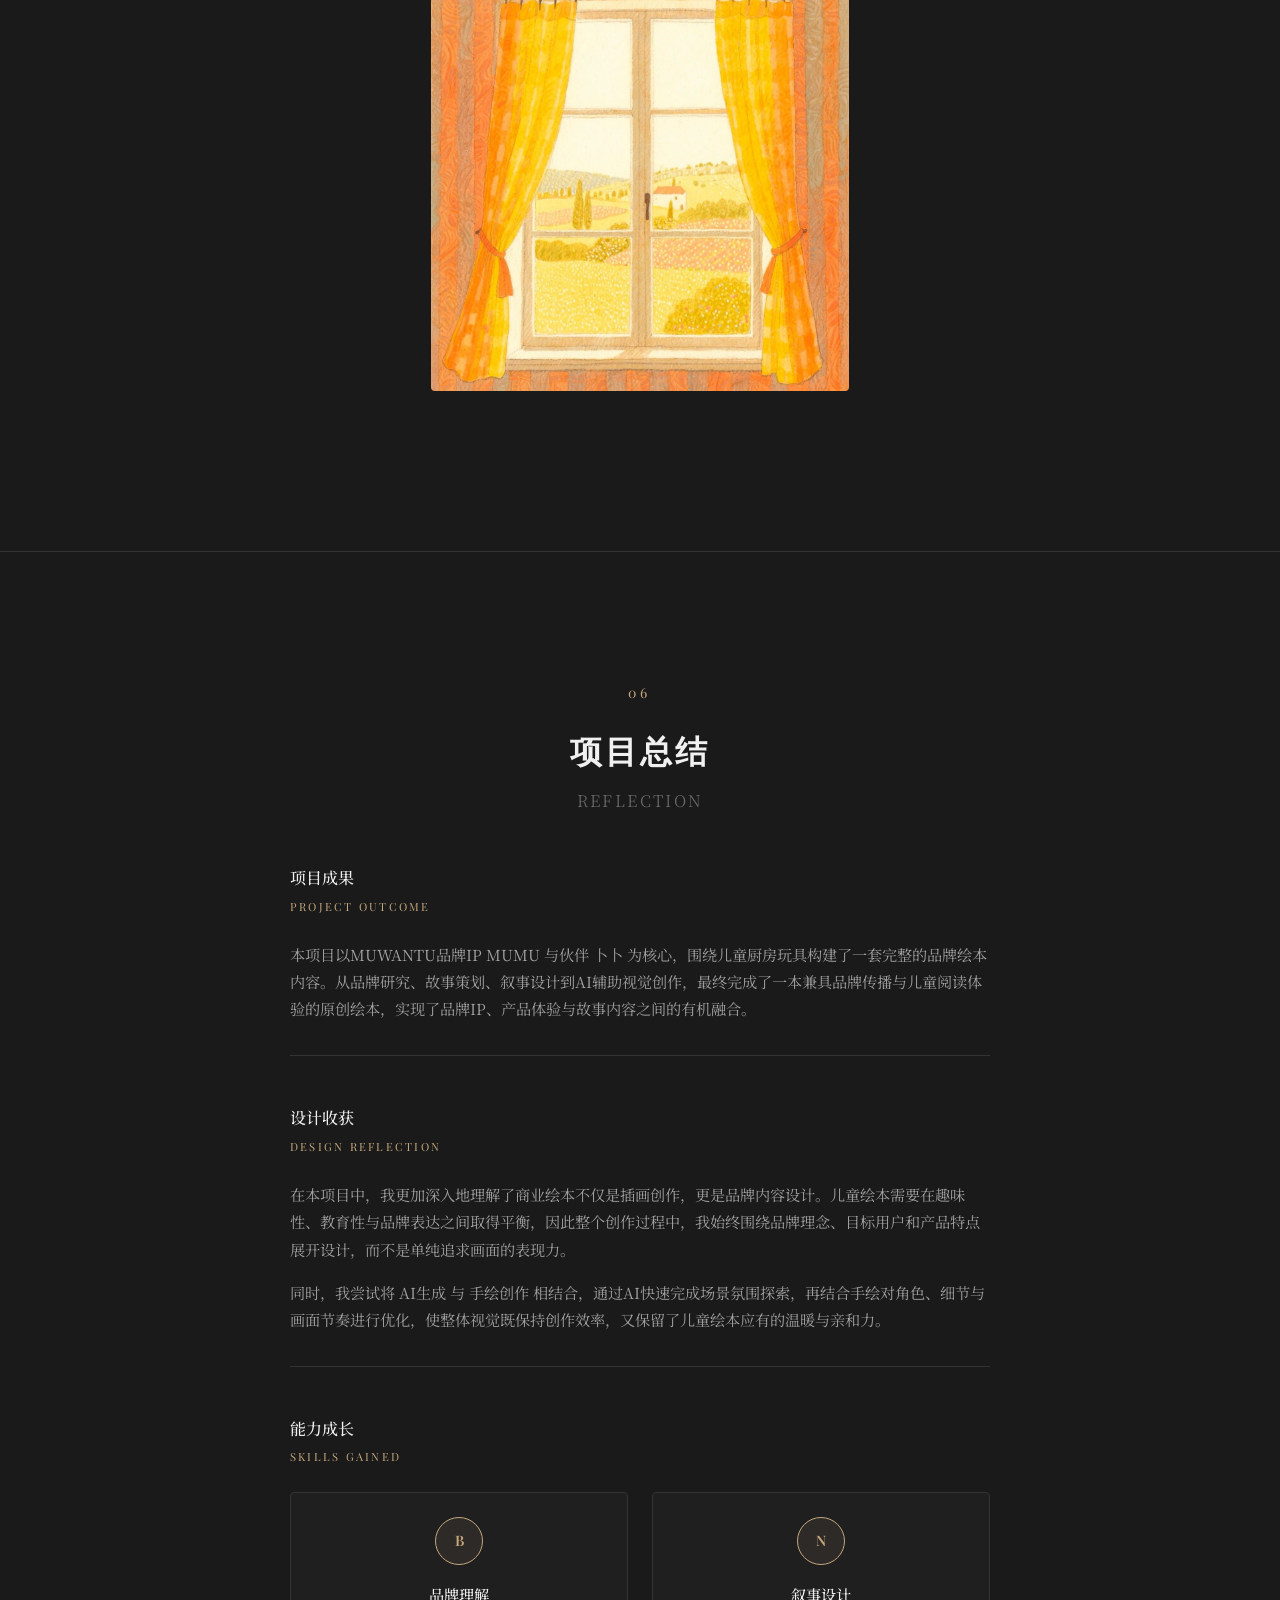
<file: project-mumu.html>
<!DOCTYPE html>
<html lang="zh-CN">
<head>
    <meta charset="UTF-8">
    <meta name="viewport" content="width=device-width, initial-scale=1.0">
    <title>MUMU的美味之旅 - 刘奕轩作品集</title>
    <link href="https://fonts.googleapis.com/css2?family=Playfair+Display:ital,wght@0,400;0,500;0,600;0,700;1,400&family=Noto+Serif+SC:wght@300;400;500;600;700&display=swap" rel="stylesheet">
    <style>
        * {
            margin: 0;
            padding: 0;
            box-sizing: border-box;
        }

        :root {
            --color-bg-primary: #1a1a1a;
            --color-bg-secondary: #242424;
            --color-text-primary: #f0f0f0;
            --color-text-secondary: #a0a0a0;
            --color-text-muted: #6a6a6a;
            --color-accent: #c4a77d;
            --color-border: #333333;
            --font-en: 'Playfair Display', serif;
            --font-cn: 'Noto Serif SC', serif;
        }

        html {
            scroll-behavior: smooth;
        }

        body {
            font-family: var(--font-cn), serif;
            background-color: var(--color-bg-primary);
            color: var(--color-text-primary);
            line-height: 1.8;
            overflow-x: hidden;
            opacity: 0;
            transition: opacity 1s cubic-bezier(0.22, 1, 0.36, 1);
        }

        body.js-loaded {
            opacity: 1;
        }

        .navbar {
            position: fixed;
            top: 0;
            left: 0;
            right: 0;
            z-index: 100;
            display: flex;
            justify-content: space-between;
            align-items: center;
            padding: 1rem 3rem;
            background: rgba(26, 26, 26, 0.9);
            backdrop-filter: blur(10px);
            border-bottom: 1px solid var(--color-border);
            transition: all 0.5s cubic-bezier(0.22, 1, 0.36, 1);
        }

        .nav-left {
            display: flex;
            align-items: center;
            gap: 1.5rem;
        }

        .nav-brand {
            font-family: var(--font-en);
            font-size: 0.875rem;
            letter-spacing: 0.2em;
            color: var(--color-text-primary);
        }

        .nav-author {
            font-size: 0.75rem;
            color: var(--color-text-muted);
            letter-spacing: 0.1em;
        }

        .nav-right {
            display: flex;
            gap: 2rem;
        }

        .nav-link {
            font-family: var(--font-en);
            font-size: 0.75rem;
            letter-spacing: 0.15em;
            color: var(--color-text-muted);
            text-decoration: none;
            transition: color 0.3s ease;
            text-transform: uppercase;
        }

        .nav-link:hover {
            color: var(--color-text-primary);
        }

        .project-header {
            min-height: 100vh;
            display: flex;
            flex-direction: column;
            justify-content: center;
            align-items: center;
            text-align: center;
            padding: 8rem 2rem 4rem;
            position: relative;
        }

        .header-image {
            width: 100%;
            max-width: 900px;
            margin-bottom: 4rem;
            border-radius: 4px;
            box-shadow: 0 20px 60px rgba(0, 0, 0, 0.5);
        }

        .header-image img {
            width: 100%;
            height: auto;
            display: block;
            border-radius: 4px;
        }

        .project-title-container {
            max-width: 800px;
        }

        .project-number {
            font-family: var(--font-en);
            font-size: 0.75rem;
            letter-spacing: 0.3em;
            color: var(--color-accent);
            margin-bottom: 1rem;
            text-transform: uppercase;
        }

        .project-title {
            font-family: var(--font-en);
            font-size: 3rem;
            letter-spacing: 0.1em;
            color: var(--color-text-primary);
            margin-bottom: 1.5rem;
            line-height: 1.4;
        }

        .project-subtitle {
            font-family: var(--font-cn);
            font-size: 1.125rem;
            color: var(--color-text-secondary);
            margin-bottom: 2rem;
            font-weight: 300;
        }

        .project-meta {
            display: flex;
            justify-content: center;
            gap: 3rem;
            flex-wrap: wrap;
        }

        .meta-item {
            font-size: 0.875rem;
            color: var(--color-text-muted);
        }

        .meta-label {
            font-family: var(--font-en);
            font-size: 0.7rem;
            letter-spacing: 0.15em;
            text-transform: uppercase;
            color: var(--color-text-muted);
            display: block;
            margin-bottom: 0.25rem;
        }

        .meta-value {
            color: var(--color-text-secondary);
        }

        .project-section {
            padding: 8rem 0;
            border-top: 1px solid var(--color-border);
        }

        .section-container {
            max-width: 900px;
            margin: 0 auto;
            padding: 0 2rem;
        }

        .section-header {
            text-align: center;
        }

        .section-number {
            font-family: var(--font-en);
            font-size: 0.875rem;
            letter-spacing: 0.3em;
            color: var(--color-accent);
            display: block;
            margin-bottom: 1rem;
            text-transform: uppercase;
        }

        .section-title {
            font-family: var(--font-en);
            font-size: 2rem;
            letter-spacing: 0.1em;
            color: var(--color-text-primary);
            margin-bottom: 0.5rem;
        }

        .section-title-cn {
            font-family: var(--font-cn);
            font-size: 1rem;
            color: var(--color-text-muted);
            font-weight: 300;
            letter-spacing: 0.15em;
        }

        .overview-content {
            max-width: 700px;
            margin: 3rem auto 0;
        }

        .overview-block {
            margin-bottom: 2.5rem;
            padding-bottom: 2.5rem;
            border-bottom: 1px solid var(--color-border);
        }

        .overview-block:last-child {
            margin-bottom: 0;
            padding-bottom: 0;
            border-bottom: none;
        }

        .overview-label {
            font-family: var(--font-en);
            font-size: 0.75rem;
            letter-spacing: 0.2em;
            color: var(--color-accent);
            text-transform: uppercase;
            margin-bottom: 1rem;
        }

        .overview-value {
            font-family: var(--font-en);
            font-size: 1.5rem;
            letter-spacing: 0.05em;
            color: var(--color-text-primary);
        }

        .overview-text {
            font-size: 1rem;
            color: var(--color-text-secondary);
            line-height: 1.9;
        }

        .overview-list {
            list-style: none;
            display: flex;
            flex-wrap: wrap;
            gap: 1rem 2rem;
        }

        .overview-list li {
            font-size: 0.95rem;
            color: var(--color-text-secondary);
            padding-left: 1.25rem;
            position: relative;
        }

        .overview-list li::before {
            content: none;
        }

        /* Research Content Styles */
        .research-content {
            max-width: 700px;
            margin: 3rem auto 0;
        }

        .research-part {
            margin-bottom: 4rem;
            padding-bottom: 3rem;
            border-bottom: 1px solid var(--color-border);
        }

        .research-part:last-of-type {
            border-bottom: none;
        }

        .research-part-title {
            font-family: var(--font-en);
            font-size: 0.7rem;
            letter-spacing: 0.3em;
            color: var(--color-accent);
            text-transform: uppercase;
            margin-bottom: 0.5rem;
        }

        .research-part-subtitle {
            font-family: var(--font-cn);
            font-size: 1.25rem;
            color: var(--color-text-primary);
            margin-bottom: 1.5rem;
            font-weight: 500;
        }

        .research-brand-name {
            font-family: var(--font-en);
            font-size: 1rem;
            letter-spacing: 0.1em;
            color: var(--color-text-secondary);
            margin-bottom: 2rem;
        }

        .ip-name {
            font-family: var(--font-en);
            font-size: 1.25rem;
            letter-spacing: 0.1em;
            color: var(--color-text-primary);
            margin-bottom: 1rem;
            margin-top: 2rem;
        }

        .ip-section {
            margin-bottom: 2rem;
        }

        .research-block {
            margin-bottom: 2rem;
        }

        .research-label {
            font-family: var(--font-cn);
            font-size: 0.875rem;
            color: var(--color-text-muted);
            margin-bottom: 1rem;
            font-weight: 500;
        }

        .research-text {
            font-size: 0.9rem;
            color: var(--color-text-secondary);
            line-height: 1.8;
        }

        .research-quote {
            font-family: var(--font-cn);
            font-size: 1.125rem;
            color: var(--color-text-primary);
            margin-bottom: 1rem;
            font-weight: 500;
            text-align: center;
            padding: 1rem 0;
        }

        .research-list {
            list-style: none;
            display: flex;
            flex-wrap: wrap;
            gap: 0.75rem 1.5rem;
        }

        .research-list li {
            font-size: 0.85rem;
            color: var(--color-text-secondary);
            padding-left: 1rem;
            position: relative;
        }

        .research-list li::before {
            content: '•';
            position: absolute;
            left: 0;
            color: var(--color-accent);
        }

        /* Tag Grid */
        .tag-grid {
            display: flex;
            flex-wrap: wrap;
            gap: 0.75rem;
        }

        .tag {
            display: inline-block;
            padding: 0.4rem 1rem;
            font-size: 0.75rem;
            color: var(--color-text-secondary);
            background: rgba(196, 167, 125, 0.1);
            border: 1px solid var(--color-accent);
            border-radius: 2px;
            letter-spacing: 0.05em;
        }

        /* Icon Grid - 四个圆形 */
        .icon-grid {
            display: flex;
            justify-content: center;
            gap: 2rem;
            flex-wrap: wrap;
            padding: 1rem 0;
        }

        .icon-circle {
            width: 100px;
            height: 100px;
            border-radius: 50%;
            border: 1px solid var(--color-accent);
            display: flex;
            align-items: center;
            justify-content: center;
            background: rgba(196, 167, 125, 0.05);
        }

        .icon-text {
            font-size: 0.75rem;
            color: var(--color-text-secondary);
            text-align: center;
            line-height: 1.3;
        }

        /* 1:2 图片比例 */
        .aspect-1-2 {
            width: 50%;
            aspect-ratio: 1/2;
            object-fit: cover;
            margin: 2rem auto;
            display: block;
            border-radius: 4px;
        }

        /* 1:1 图片比例 */
        .aspect-1-1 {
            width: 50%;
            aspect-ratio: 1/1;
            object-fit: cover;
            margin: 2rem auto;
            display: block;
            border-radius: 4px;
        }

        /* 2:1 图片比例 */
        .aspect-2-1 {
            width: 100%;
            aspect-ratio: 2/1;
            object-fit: cover;
            margin: 2rem auto;
            display: block;
            border-radius: 4px;
        }

        /* 对页排列 */
        .two-page-grid {
            display: grid;
            grid-template-columns: repeat(2, 1fr);
            gap: 1rem;
            margin: 2rem 0;
        }

        .two-page-grid img {
            width: 100%;
            aspect-ratio: 1/1;
            object-fit: cover;
            border-radius: 4px;
            margin: 0;
        }

        .research-image {
            text-align: center;
        }

        /* 洞察总结 */
        .insight-summary {
            max-width: 700px;
            margin: 3rem auto 0;
            padding: 2rem;
            background: rgba(196, 167, 125, 0.05);
            border-left: 3px solid var(--color-accent);
        }

        .insight-label {
            font-family: var(--font-cn);
            font-size: 0.875rem;
            color: var(--color-accent);
            margin-bottom: 1rem;
            font-weight: 500;
        }

        .insight-text {
            font-size: 0.95rem;
            color: var(--color-text-secondary);
            line-height: 1.8;
        }

        /* Concept Content Styles */
        .concept-content {
            max-width: 700px;
            margin: 3rem auto 0;
        }

        .concept-block {
            margin-bottom: 3rem;
            padding-bottom: 2rem;
            border-bottom: 1px solid var(--color-border);
        }

        .concept-block:last-of-type {
            border-bottom: none;
        }

        .concept-title {
            font-family: var(--font-cn);
            font-size: 1rem;
            color: var(--color-text-primary);
            margin-bottom: 0.25rem;
            font-weight: 500;
        }

        .concept-title-en {
            font-family: var(--font-en);
            font-size: 0.7rem;
            letter-spacing: 0.2em;
            color: var(--color-accent);
            text-transform: uppercase;
            margin-bottom: 1.5rem;
        }

        .concept-main {
            font-family: var(--font-en);
            font-size: 1.5rem;
            color: var(--color-text-primary);
            letter-spacing: 0.05em;
            margin-bottom: 0.5rem;
        }

        .concept-sub {
            font-size: 1rem;
            color: var(--color-text-secondary);
        }

        /* 流程图 */
        .flow-chart {
            text-align: center;
            padding: 1.5rem 0;
        }

        .flow-item {
            display: inline-block;
            padding: 0.75rem 2rem;
            font-size: 0.9rem;
            color: var(--color-text-secondary);
            background: rgba(196, 167, 125, 0.08);
            border: 1px solid rgba(196, 167, 125, 0.3);
            border-radius: 4px;
            margin: 0.25rem 0;
        }

        .flow-arrow {
            font-size: 1.25rem;
            color: var(--color-accent);
            margin: 0.25rem 0;
            line-height: 1;
        }

        /* 创意总结 */
        .concept-insight {
            max-width: 700px;
            margin: 3rem auto 0;
            padding: 2rem;
            background: rgba(196, 167, 125, 0.05);
            border-left: 3px solid var(--color-accent);
            text-align: center;
        }

        .concept-insight .insight-label {
            font-family: var(--font-cn);
            font-size: 0.875rem;
            color: var(--color-accent);
            margin-bottom: 1rem;
            font-weight: 500;
        }

        .concept-insight .insight-main {
            font-family: var(--font-cn);
            font-size: 1.1rem;
            color: var(--color-text-primary);
            line-height: 1.8;
        }

        /* 设计亮点卡片 */
        .highlight-grid {
            display: grid;
            grid-template-columns: repeat(2, 1fr);
            gap: 1.5rem;
            margin-top: 1rem;
        }

        .highlight-card {
            background: rgba(36, 36, 36, 0.5);
            border: 1px solid var(--color-border);
            border-radius: 4px;
            padding: 1.5rem;
            transition: all 0.3s ease;
        }

        .highlight-card:hover {
            border-color: var(--color-accent);
            transform: translateY(-2px);
        }

        .highlight-number {
            font-family: var(--font-en);
            font-size: 1.25rem;
            color: var(--color-accent);
            display: block;
            margin-bottom: 0.5rem;
        }

        .highlight-card-title {
            font-family: var(--font-cn);
            font-size: 1rem;
            color: var(--color-text-primary);
            margin-bottom: 0.75rem;
            font-weight: 500;
        }

        .highlight-card-text {
            font-size: 0.85rem;
            color: var(--color-text-secondary);
            line-height: 1.7;
        }

        @media (max-width: 600px) {
            .highlight-grid {
                grid-template-columns: 1fr;
            }
        }

        /* Story Content Styles */
        .story-content {
            max-width: 700px;
            margin: 3rem auto 0;
        }

        .story-block {
            margin-bottom: 3rem;
            padding-bottom: 2rem;
            border-bottom: 1px solid var(--color-border);
        }

        .story-block:last-of-type {
            border-bottom: none;
        }

        .story-title {
            font-family: var(--font-cn);
            font-size: 1rem;
            color: var(--color-text-primary);
            margin-bottom: 0.25rem;
            font-weight: 500;
        }

        .story-title-en {
            font-family: var(--font-en);
            font-size: 0.7rem;
            letter-spacing: 0.2em;
            color: var(--color-accent);
            text-transform: uppercase;
            margin-bottom: 1.5rem;
        }

        .story-text {
            font-size: 0.95rem;
            color: var(--color-text-secondary);
            line-height: 1.8;
        }

        /* 故事核心 */
        .core-grid {
            display: flex;
            gap: 1.5rem;
            margin-bottom: 1.5rem;
        }

        .core-item {
            flex: 1;
            text-align: center;
            padding: 1.5rem 1rem;
            background: rgba(196, 167, 125, 0.08);
            border: 1px solid rgba(196, 167, 125, 0.3);
            border-radius: 4px;
        }

        .core-number {
            font-family: var(--font-en);
            font-size: 0.75rem;
            color: var(--color-accent);
            display: block;
            margin-bottom: 0.5rem;
        }

        .core-text {
            font-family: var(--font-en);
            font-size: 1.25rem;
            color: var(--color-text-primary);
            letter-spacing: 0.1em;
        }

        .story-explanation {
            font-size: 0.95rem;
            color: var(--color-text-secondary);
            text-align: center;
            padding-top: 0.5rem;
        }

        /* 故事目标列表 */
        .story-list {
            list-style: none;
        }

        .story-list li {
            font-size: 0.95rem;
            color: var(--color-text-secondary);
            padding: 0.75rem 0;
            padding-left: 2rem;
            position: relative;
            border-bottom: 1px solid rgba(196, 167, 125, 0.1);
        }

        .story-list li:last-child {
            border-bottom: none;
        }

        .story-list li::before {
            content: '✔';
            position: absolute;
            left: 0;
            color: var(--color-accent);
            font-size: 0.85rem;
        }

        /* 叙事结构 */
        .narrative-flow {
            text-align: center;
            padding: 1rem 0;
        }

        .narrative-step {
            margin: 0.5rem 0;
        }

        .narrative-label {
            font-family: var(--font-en);
            font-size: 0.7rem;
            letter-spacing: 0.2em;
            color: var(--color-text-muted);
            text-transform: uppercase;
            display: block;
            margin-bottom: 0.25rem;
        }

        .narrative-text {
            font-family: var(--font-cn);
            font-size: 1rem;
            color: var(--color-text-primary);
            display: inline-block;
            padding: 0.5rem 1.5rem;
            background: rgba(196, 167, 125, 0.08);
            border: 1px solid rgba(196, 167, 125, 0.3);
            border-radius: 4px;
        }

        .narrative-arrow {
            font-size: 1.25rem;
            color: var(--color-accent);
            margin: 0.25rem 0;
            line-height: 1;
        }

        /* Reflection Content Styles */
        .reflection-content {
            max-width: 700px;
            margin: 3rem auto 0;
        }

        .reflection-block {
            margin-bottom: 3rem;
            padding-bottom: 2rem;
            border-bottom: 1px solid var(--color-border);
        }

        .reflection-block:last-of-type {
            border-bottom: none;
        }

        .reflection-title {
            font-family: var(--font-cn);
            font-size: 1rem;
            color: var(--color-text-primary);
            margin-bottom: 0.25rem;
            font-weight: 500;
        }

        .reflection-title-en {
            font-family: var(--font-en);
            font-size: 0.7rem;
            letter-spacing: 0.2em;
            color: var(--color-accent);
            text-transform: uppercase;
            margin-bottom: 1.5rem;
        }

        .reflection-text {
            font-size: 0.95rem;
            color: var(--color-text-secondary);
            line-height: 1.8;
            margin-bottom: 1rem;
        }

        .reflection-text:last-child {
            margin-bottom: 0;
        }

        /* 能力成长卡片 */
        .skills-grid {
            display: grid;
            grid-template-columns: repeat(2, 1fr);
            gap: 1.5rem;
            margin-bottom: 2rem;
        }

        .skill-card {
            background: rgba(36, 36, 36, 0.5);
            border: 1px solid var(--color-border);
            border-radius: 4px;
            padding: 1.5rem;
            text-align: center;
            transition: all 0.3s ease;
        }

        .skill-card:hover {
            border-color: var(--color-accent);
            transform: translateY(-2px);
        }

        .skill-icon {
            width: 48px;
            height: 48px;
            border-radius: 50%;
            border: 1px solid var(--color-accent);
            display: flex;
            align-items: center;
            justify-content: center;
            margin: 0 auto 1rem;
            background: rgba(196, 167, 125, 0.08);
        }

        .skill-icon-text {
            font-family: var(--font-en);
            font-size: 0.9rem;
            color: var(--color-accent);
            font-weight: 600;
        }

        .skill-card-title {
            font-family: var(--font-cn);
            font-size: 0.95rem;
            color: var(--color-text-primary);
            margin-bottom: 0.25rem;
            font-weight: 500;
        }

        .skill-card-subtitle {
            font-family: var(--font-en);
            font-size: 0.65rem;
            letter-spacing: 0.15em;
            color: var(--color-text-muted);
            text-transform: uppercase;
            margin-bottom: 0.75rem;
        }

        .skill-card-text {
            font-size: 0.82rem;
            color: var(--color-text-secondary);
            line-height: 1.6;
        }

        /* Final Insight */
        .final-insight {
            max-width: 700px;
            margin: 3rem auto 0;
            padding: 2rem;
            background: rgba(196, 167, 125, 0.05);
            border-left: 3px solid var(--color-accent);
            text-align: center;
        }

        .final-insight .insight-label {
            font-family: var(--font-en);
            font-size: 0.7rem;
            letter-spacing: 0.3em;
            color: var(--color-accent);
            text-transform: uppercase;
            margin-bottom: 1rem;
        }

        .final-insight .insight-main {
            font-family: var(--font-cn);
            font-size: 1.1rem;
            color: var(--color-text-primary);
            line-height: 1.8;
        }

        @media (max-width: 600px) {
            .skills-grid {
                grid-template-columns: 1fr;
            }
        }

        .project-footer {
            padding: 4rem 2rem;
            text-align: center;
            border-top: 1px solid var(--color-border);
            margin-top: 8rem;
        }

        .footer-text {
            font-size: 0.875rem;
            color: var(--color-text-muted);
            margin-bottom: 2rem;
        }

        .back-link {
            font-family: var(--font-en);
            font-size: 0.875rem;
            letter-spacing: 0.15em;
            color: var(--color-text-secondary);
            text-decoration: none;
            border-bottom: 1px solid transparent;
            padding-bottom: 0.25rem;
            transition: all 0.3s ease;
        }

        .back-link:hover {
            color: var(--color-accent);
            border-color: var(--color-accent);
        }

        @media (max-width: 768px) {
            .navbar {
                padding: 1rem 1.5rem;
            }

            .nav-right {
                gap: 1rem;
            }

            .project-header {
                padding: 6rem 1rem 3rem;
            }

            .project-title {
                font-size: 1.75rem;
            }

            .project-meta {
                gap: 1.5rem;
            }

            .section-title {
                font-size: 1.5rem;
            }
        }

        .fade-in {
            opacity: 0;
            transform: translateY(30px);
            transition: opacity 0.8s cubic-bezier(0.22, 1, 0.36, 1), transform 0.8s cubic-bezier(0.22, 1, 0.36, 1);
        }

        .fade-in.visible {
            opacity: 1;
            transform: translateY(0);
        }

        .scale-in {
            opacity: 0;
            transform: scale(0.95);
            transition: opacity 1s cubic-bezier(0.22, 1, 0.36, 1), transform 1s cubic-bezier(0.22, 1, 0.36, 1);
        }

        .scale-in.visible {
            opacity: 1;
            transform: scale(1);
        }
    </style>
</head>
<body>
    <nav class="navbar">
        <div class="nav-left">
            <span class="nav-brand">PORTFOLIO 2026</span>
            <span class="nav-author">LIU YIXUAN</span>
        </div>
        <div class="nav-right">
            <a href="index.html#home" class="nav-link">HOME</a>
            <a href="index.html#contents" class="nav-link">CONTENTS</a>
            <a href="index.html#about" class="nav-link">ABOUT</a>
            <a href="index.html#contact" class="nav-link">CONTACT</a>
        </div>
    </nav>

    <header class="project-header fade-in">
        <div class="header-image scale-in">
            <img src="images/mumu-cover.jpg" alt="MUMU的美味之旅封面">
        </div>
        <div class="project-title-container">
            <span class="project-number">AI绘本与插漫画</span>
            <h1 class="project-title">MUMU的美味之旅</h1>
            <p class="project-subtitle">为MUWANTU公司IP MUMU设计的儿童绘本</p>
            <div class="project-meta">
                <div class="meta-item">
                    <span class="meta-label">Client</span>
                    <span class="meta-value">MUWANTU</span>
                </div>
                <div class="meta-item">
                    <span class="meta-label">Type</span>
                    <span class="meta-value">儿童绘本设计</span>
                </div>
                <div class="meta-item">
                    <span class="meta-label">Tools</span>
                    <span class="meta-value">AI辅助 + 手绘</span>
                </div>
            </div>
        </div>
    </header>

    <section class="project-section">
        <div class="section-container">
            <div class="section-header fade-in">
                <span class="section-number">01</span>
                <h2 class="section-title">项目概述</h2>
                <p class="section-title-cn">OVERVIEW</p>
            </div>
            <div class="overview-content fade-in">
                <div class="overview-block">
                    <h3 class="overview-label">项目名称</h3>
                    <p class="overview-value">《MUMU的美味之旅》</p>
                </div>
                <div class="overview-block">
                    <h3 class="overview-label">项目背景</h3>
                    <p class="overview-text">受木顽兔（MUWANTU）品牌委托，以品牌IP"MUMU"和伙伴"卜卜"为核心角色，结合儿童厨房玩具系列，创作一本兼具趣味性与品牌传播价值的儿童绘本。</p>
                </div>
                <div class="overview-block">
                    <h3 class="overview-label">项目目标</h3>
                    <ul class="overview-list">
                        <li>提升品牌IP亲和力</li>
                        <li>增强产品互动体验</li>
                        <li>构建IP故事世界观</li>
                        <li>建立儿童情感连接</li>
                    </ul>
                </div>
                <div class="overview-block">
                    <h3 class="overview-label">我的职责</h3>
                    <ul class="overview-list">
                        <li>故事策划</li>
                        <li>绘本脚本</li>
                        <li>角色设计</li>
                        <li>AI视觉生成</li>
                        <li>手绘优化</li>
                        <li>版式设计</li>
                    </ul>
                </div>
            </div>
        </div>
    </section>

    <section class="project-section">
        <div class="section-container">
            <div class="section-header fade-in">
                <span class="section-number">02</span>
                <h2 class="section-title">品牌/IP研究</h2>
                <p class="section-title-cn">RESEARCH</p>
            </div>

            <!-- 品牌研究 -->
            <div class="research-content fade-in">
                <div class="research-part">
                    <h3 class="research-part-title">BRAND RESEARCH</h3>
                    <h4 class="research-part-subtitle">一、品牌研究</h4>
                    <p class="research-brand-name">MUWANTU 木顽兔</p>

                    <div class="research-block">
                        <h5 class="research-label">1、品牌定位</h5>
                        <p class="research-text">MUWANTU（木顽兔）是一家专注于儿童益智玩具与成长陪伴产品的原创品牌，以木制玩具、儿童厨房玩具及角色IP开发为核心，通过游戏化体验激发儿童创造力、动手能力与生活认知，让玩具成为陪伴儿童成长的重要媒介。</p>
                    </div>

                    <div class="research-block">
                        <h5 class="research-label">2、品牌关键词</h5>
                        <div class="tag-grid">
                            <span class="tag">原创IP</span>
                            <span class="tag">儿童成长</span>
                            <span class="tag">角色陪伴</span>
                            <span class="tag">厨房启蒙</span>
                            <span class="tag">益智互动</span>
                            <span class="tag">生活教育</span>
                        </div>
                    </div>

                    <div class="research-block">
                        <h5 class="research-label">3、品牌核心价值</h5>
                        <p class="research-quote">让孩子在游戏中学习，在陪伴中成长。</p>
                        <p class="research-text">品牌不仅关注产品功能，更强调儿童在游戏过程中的探索体验、情感陪伴与生活教育，希望通过IP角色建立孩子与品牌之间长期的情感连接。</p>
                    </div>

                    <div class="research-block">
                        <h5 class="research-label">4、产品特点</h5>
                        <ul class="research-list">
                            <li>儿童厨房玩具</li>
                            <li>木制益智玩具</li>
                            <li>情景模拟游戏</li>
                            <li>安全环保材质</li>
                            <li>家庭亲子互动</li>
                        </ul>
                    </div>
                </div>

                <!-- IP研究 -->
                <div class="research-part">
                    <h3 class="research-part-title">IP RESEARCH</h3>
                    <h4 class="research-part-subtitle">二、IP研究</h4>

                    <div class="ip-section">
                        <p class="ip-name">MUMU</p>
                        <div class="research-block">
                            <h5 class="research-label">角色定位</h5>
                            <p class="research-text">MUMU是MUWANTU品牌的核心IP形象，以温暖、乐观、勇敢、富有好奇心的小兔子形象出现，是连接品牌与儿童用户的重要情感载体。作为故事中的主角，MUMU不仅承担品牌传播角色，更通过不断探索、体验与分享，引导儿童建立积极的生活认知与探索精神。</p>
                        </div>
                    </div>

                    <div class="ip-section">
                        <p class="ip-name">卜卜（BUBU）</p>
                        <div class="research-block">
                            <h5 class="research-label">角色定位</h5>
                            <p class="research-text">卜卜是MUMU最亲密的小伙伴，活泼、可爱、乐于陪伴，在故事中承担互动、鼓励与情绪回应的角色，与MUMU共同完成成长冒险，使整体故事更加具有趣味性与亲和力。</p>
                        </div>
                    </div>

                    <div class="research-block">
                        <h5 class="research-label">IP视觉特征</h5>
                        <div class="icon-grid">
                            <div class="icon-circle">
                                <span class="icon-text">圆润造型</span>
                            </div>
                            <div class="icon-circle">
                                <span class="icon-text">高识别度</span>
                            </div>
                            <div class="icon-circle">
                                <span class="icon-text">低龄友好</span>
                            </div>
                            <div class="icon-circle">
                                <span class="icon-text">高情绪表达</span>
                            </div>
                        </div>
                    </div>

                    <div class="research-block">
                        <h5 class="research-label">IP性格关键词</h5>
                        <div class="tag-grid">
                            <span class="tag">温暖</span>
                            <span class="tag">好奇</span>
                            <span class="tag">乐观</span>
                            <span class="tag">勇敢</span>
                            <span class="tag">陪伴</span>
                            <span class="tag">分享</span>
                        </div>
                    </div>
                </div>

                <!-- 图片 -->
                <div class="research-image scale-in">
                    <img src="images/mumu-research-1.jpg" alt="品牌/IP研究" class="aspect-1-2">
                </div>

                <!-- 洞察总结 -->
                <div class="insight-summary fade-in">
                    <h5 class="insight-label">洞察总结</h5>
                    <p class="insight-text">基于品牌"陪伴成长"的核心理念，本项目以 MUMU 与卜卜为叙事主体，将厨房玩具转化为故事中的互动道具，通过"角色陪伴 + 情境体验"的方式，让儿童在阅读中自然理解产品功能，并建立对品牌IP的情感认同。</p>
                </div>
            </div>
        </div>
    </section>

    <section class="project-section">
        <div class="section-container">
            <div class="section-header fade-in">
                <span class="section-number">03</span>
                <h2 class="section-title">创意策略</h2>
                <p class="section-title-cn">CONCEPT</p>
            </div>

            <div class="concept-content fade-in">
                <!-- 核心创意 -->
                <div class="concept-block">
                    <h4 class="concept-title">核心创意</h4>
                    <p class="concept-title-en">Creative Concept</p>
                    <p class="concept-main">让玩具成为故事的一部分</p>
                    <p class="concept-sub">让故事成为孩子探索世界的开始。</p>
                </div>

                <!-- 设计逻辑 -->
                <div class="concept-block">
                    <h4 class="concept-title">设计逻辑</h4>
                    <p class="concept-title-en">Design Logic</p>
                    <div class="flow-chart">
                        <div class="flow-item">品牌理念</div>
                        <div class="flow-arrow">↓</div>
                        <div class="flow-item">原创IP（MUMU）</div>
                        <div class="flow-arrow">↓</div>
                        <div class="flow-item">厨房玩具</div>
                        <div class="flow-arrow">↓</div>
                        <div class="flow-item">故事冒险</div>
                        <div class="flow-arrow">↓</div>
                        <div class="flow-item">角色互动</div>
                        <div class="flow-arrow">↓</div>
                        <div class="flow-item">亲子共读</div>
                        <div class="flow-arrow">↓</div>
                        <div class="flow-item">产品体验</div>
                        <div class="flow-arrow">↓</div>
                        <div class="flow-item">品牌记忆</div>
                    </div>
                </div>

                <!-- 创意关键词 -->
                <div class="concept-block">
                    <h4 class="concept-title">创意关键词</h4>
                    <p class="concept-title-en">Keywords</p>
                    <div class="tag-grid">
                        <span class="tag">故事化</span>
                        <span class="tag">角色扮演</span>
                        <span class="tag">厨房启蒙</span>
                        <span class="tag">探索</span>
                        <span class="tag">陪伴</span>
                        <span class="tag">成长</span>
                    </div>
                </div>

                <!-- 设计亮点 -->
                <div class="concept-block">
                    <h4 class="concept-title">设计亮点</h4>
                    <p class="concept-title-en">Design Highlights</p>
                    <div class="highlight-grid">
                        <div class="highlight-card">
                            <span class="highlight-number">①</span>
                            <h5 class="highlight-card-title">IP驱动叙事</h5>
                            <p class="highlight-card-text">以MUMU与卜卜作为故事主角，通过角色行为推动情节发展，使品牌IP真正参与故事，而非作为单纯视觉符号出现。</p>
                        </div>
                        <div class="highlight-card">
                            <span class="highlight-number">②</span>
                            <h5 class="highlight-card-title">产品融入剧情</h5>
                            <p class="highlight-card-text">将厨房玩具设计为故事中的关键道具，例如电饭煲、餐具、食材等，不刻意展示产品，而是在故事推进中自然出现，使儿童在阅读过程中主动理解产品玩法。</p>
                        </div>
                        <div class="highlight-card">
                            <span class="highlight-number">③</span>
                            <h5 class="highlight-card-title">游戏化阅读体验</h5>
                            <p class="highlight-card-text">通过清洗食材、制作料理、分享美食、分工合作等互动情节，引导儿童产生代入感，使阅读过程更具参与性与趣味性。</p>
                        </div>
                        <div class="highlight-card">
                            <span class="highlight-number">④</span>
                            <h5 class="highlight-card-title">AI × 手绘融合</h5>
                            <p class="highlight-card-text">采用AI辅助生成场景与氛围，结合手绘进行角色优化与细节调整，在保证创作效率的同时，使整体画面更加温暖、生动，符合儿童绘本的视觉特点。</p>
                        </div>
                    </div>
                </div>

                <!-- 创意总结 -->
                <div class="concept-insight fade-in">
                    <h5 class="insight-label">创意总结</h5>
                    <p class="insight-main">相比于向孩子介绍一件玩具，<br>我更希望陪伴他们完成一次关于美食、探索与分享的成长旅程。</p>
                </div>
            </div>
        </div>
    </section>

    <section class="project-section">
        <div class="section-container">
            <div class="section-header fade-in">
                <span class="section-number">04</span>
                <h2 class="section-title">故事构建</h2>
                <p class="section-title-cn">STORY DESIGN</p>
            </div>

            <div class="story-content fade-in">
                <!-- 故事主题 -->
                <div class="story-block">
                    <h4 class="story-title">故事主题</h4>
                    <p class="story-title-en">Story Theme</p>
                    <p class="story-text">以一次制作午餐的经历为线索，将厨房玩具转化为故事中的互动媒介，让孩子在阅读过程中学习生活技能、体验合作乐趣，并感受分享带来的幸福。</p>
                </div>

                <!-- 故事核心 -->
                <div class="story-block">
                    <h4 class="story-title">故事核心</h4>
                    <p class="story-title-en">Story Core</p>
                    <div class="core-grid">
                        <div class="core-item">
                            <span class="core-number">01</span>
                            <span class="core-text">探索</span>
                        </div>
                        <div class="core-item">
                            <span class="core-number">02</span>
                            <span class="core-text">合作</span>
                        </div>
                        <div class="core-item">
                            <span class="core-number">03</span>
                            <span class="core-text">分享</span>
                        </div>
                    </div>
                    <p class="story-explanation">让厨房不仅成为烹饪空间，更成为孩子认识生活、体验成长的故事舞台。</p>
                </div>

                <!-- 故事目标 -->
                <div class="story-block">
                    <h4 class="story-title">故事目标</h4>
                    <p class="story-title-en">Story Objective</p>
                    <ul class="story-list">
                        <li>学习简单生活技能</li>
                        <li>培养合作意识</li>
                        <li>建立分享精神</li>
                    </ul>
                </div>

                <!-- 叙事结构 -->
                <div class="story-block">
                    <h4 class="story-title">叙事结构</h4>
                    <p class="story-title-en">Narrative Structure</p>
                    <div class="narrative-flow">
                        <div class="narrative-step">
                            <span class="narrative-label">Beginning</span>
                            <span class="narrative-text">相约做饭</span>
                        </div>
                        <div class="narrative-arrow">↓</div>
                        <div class="narrative-step">
                            <span class="narrative-label">Development</span>
                            <span class="narrative-text">一起准备食材</span>
                        </div>
                        <div class="narrative-arrow">↓</div>
                        <div class="narrative-step">
                            <span class="narrative-label">Progress</span>
                            <span class="narrative-text">制作料理</span>
                        </div>
                        <div class="narrative-arrow">↓</div>
                        <div class="narrative-step">
                            <span class="narrative-label">Climax</span>
                            <span class="narrative-text">完成午餐</span>
                        </div>
                        <div class="narrative-arrow">↓</div>
                        <div class="narrative-step">
                            <span class="narrative-label">Ending</span>
                            <span class="narrative-text">分享美食</span>
                        </div>
                    </div>
                </div>
            </div>
        </div>
    </section>

    <section class="project-section">
        <div class="section-container">
            <div class="section-header fade-in">
                <span class="section-number">05</span>
                <h2 class="section-title">绘本展示</h2>
                <p class="section-title-cn">BOOK PREVIEW</p>
            </div>

            <div class="book-preview-content fade-in">
                <!-- 已有封面图 -->
                <img src="images/mumu-preview-1.jpg" alt="绘本封面" class="aspect-1-1">

                <!-- 1. 2:1比例图片 -->
                <img src="images/mumu-preview-2.jpg" alt="绘本内页1" class="aspect-2-1">

                <!-- 2-3. 两张1:1对页排列 -->
                <div class="two-page-grid">
                    <img src="images/mumu-preview-3.jpg" alt="绘本内页2" class="aspect-1-1">
                    <img src="images/mumu-preview-4.jpg" alt="绘本内页3" class="aspect-1-1">
                </div>

                <!-- 4. 2:1比例图片 -->
                <img src="images/mumu-preview-5.jpg" alt="绘本内页4" class="aspect-2-1">

                <!-- 5-6. 两张1:1对页排列 -->
                <div class="two-page-grid">
                    <img src="images/mumu-preview-6.jpg" alt="绘本内页5" class="aspect-1-1">
                    <img src="images/mumu-preview-7.jpg" alt="绘本内页6" class="aspect-1-1">
                </div>

                <!-- 7-8. 两张2:1比例图片 -->
                <img src="images/mumu-preview-8.jpg" alt="绘本内页7" class="aspect-2-1">
                <img src="images/mumu-preview-9.jpg" alt="绘本内页8" class="aspect-2-1">

                <!-- 9-10. 两张1:1对页排列 -->
                <div class="two-page-grid">
                    <img src="images/mumu-preview-10.jpg" alt="绘本内页9" class="aspect-1-1">
                    <img src="images/mumu-preview-11.jpg" alt="绘本内页10" class="aspect-1-1">
                </div>

                <!-- 2:1比例图片 -->
                <img src="images/mumu-preview-13.jpg" alt="绘本内页11" class="aspect-2-1">

                <!-- 11. 封底图片 -->
                <img src="images/mumu-preview-12.jpg" alt="绘本封底" class="aspect-1-1">
            </div>
        </div>
    </section>

    <section class="project-section">
        <div class="section-container">
            <div class="section-header fade-in">
                <span class="section-number">06</span>
                <h2 class="section-title">项目总结</h2>
                <p class="section-title-cn">REFLECTION</p>
            </div>

            <div class="reflection-content fade-in">
                <!-- 项目成果 -->
                <div class="reflection-block">
                    <h4 class="reflection-title">项目成果</h4>
                    <p class="reflection-title-en">Project Outcome</p>
                    <p class="reflection-text">本项目以MUWANTU品牌IP MUMU 与伙伴 卜卜 为核心，围绕儿童厨房玩具构建了一套完整的品牌绘本内容。从品牌研究、故事策划、叙事设计到AI辅助视觉创作，最终完成了一本兼具品牌传播与儿童阅读体验的原创绘本，实现了品牌IP、产品体验与故事内容之间的有机融合。</p>
                </div>

                <!-- 设计收获 -->
                <div class="reflection-block">
                    <h4 class="reflection-title">设计收获</h4>
                    <p class="reflection-title-en">Design Reflection</p>
                    <p class="reflection-text">在本项目中，我更加深入地理解了商业绘本不仅是插画创作，更是品牌内容设计。儿童绘本需要在趣味性、教育性与品牌表达之间取得平衡，因此整个创作过程中，我始终围绕品牌理念、目标用户和产品特点展开设计，而不是单纯追求画面的表现力。</p>
                    <p class="reflection-text">同时，我尝试将 AI生成 与 手绘创作 相结合，通过AI快速完成场景氛围探索，再结合手绘对角色、细节与画面节奏进行优化，使整体视觉既保持创作效率，又保留了儿童绘本应有的温暖与亲和力。</p>
                </div>

                <!-- 能力成长 -->
                <div class="reflection-block">
                    <h4 class="reflection-title">能力成长</h4>
                    <p class="reflection-title-en">Skills Gained</p>
                    <div class="skills-grid">
                        <div class="skill-card">
                            <div class="skill-icon">
                                <span class="skill-icon-text">B</span>
                            </div>
                            <h5 class="skill-card-title">品牌理解</h5>
                            <p class="skill-card-subtitle">Brand Thinking</p>
                            <p class="skill-card-text">从品牌定位出发，思考IP内容如何服务于品牌传播，而不仅是视觉表现。</p>
                        </div>
                        <div class="skill-card">
                            <div class="skill-icon">
                                <span class="skill-icon-text">N</span>
                            </div>
                            <h5 class="skill-card-title">叙事设计</h5>
                            <p class="skill-card-subtitle">Narrative Design</p>
                            <p class="skill-card-text">围绕儿童阅读习惯构建故事节奏，使产品自然融入剧情，提升阅读沉浸感。</p>
                        </div>
                        <div class="skill-card">
                            <div class="skill-icon">
                                <span class="skill-icon-text">AI</span>
                            </div>
                            <h5 class="skill-card-title">AIGC创作</h5>
                            <p class="skill-card-subtitle">AI-assisted Creation</p>
                            <p class="skill-card-text">建立了"故事策划—AI生成—手绘优化—版式设计"的创作流程，提高了视觉开发效率。</p>
                        </div>
                        <div class="skill-card">
                            <div class="skill-icon">
                                <span class="skill-icon-text">C</span>
                            </div>
                            <h5 class="skill-card-title">商业落地</h5>
                            <p class="skill-card-subtitle">Commercial Design</p>
                            <p class="skill-card-text">理解品牌IP在绘本、产品与儿童互动体验中的延展方式，为后续品牌内容设计积累了实践经验。</p>
                        </div>
                    </div>
                    <img src="images/mumu-final.jpg" alt="项目成果" class="aspect-1-1">
                </div>

                <!-- Final Insight -->
                <div class="final-insight fade-in">
                    <h5 class="insight-label">Final Insight</h5>
                    <p class="insight-main">一本优秀的儿童绘本，不只是讲述一个故事，更是在孩子心中种下一次探索世界的勇气。</p>
                </div>
            </div>
        </div>
    </section>

    <footer class="project-footer">
        <p class="footer-text">《MUMU的美味之旅》- 刘奕轩作品集</p>
        <a href="index.html#contents" class="back-link">BACK TO PORTFOLIO</a>
    </footer>

    <script>
        document.addEventListener('DOMContentLoaded', function() {
            document.body.classList.add('js-loaded');

            const observerOptions = {
                threshold: 0.1,
                rootMargin: '0px 0px -50px 0px'
            };

            const observer = new IntersectionObserver(function(entries) {
                entries.forEach(function(entry) {
                    if (entry.isIntersecting) {
                        entry.target.classList.add('visible');
                    }
                });
            }, observerOptions);

            const animatedElements = document.querySelectorAll('.fade-in, .scale-in');
            animatedElements.forEach(function(el) {
                observer.observe(el);
            });
        });
    </script>
</body>
</html>
</file>
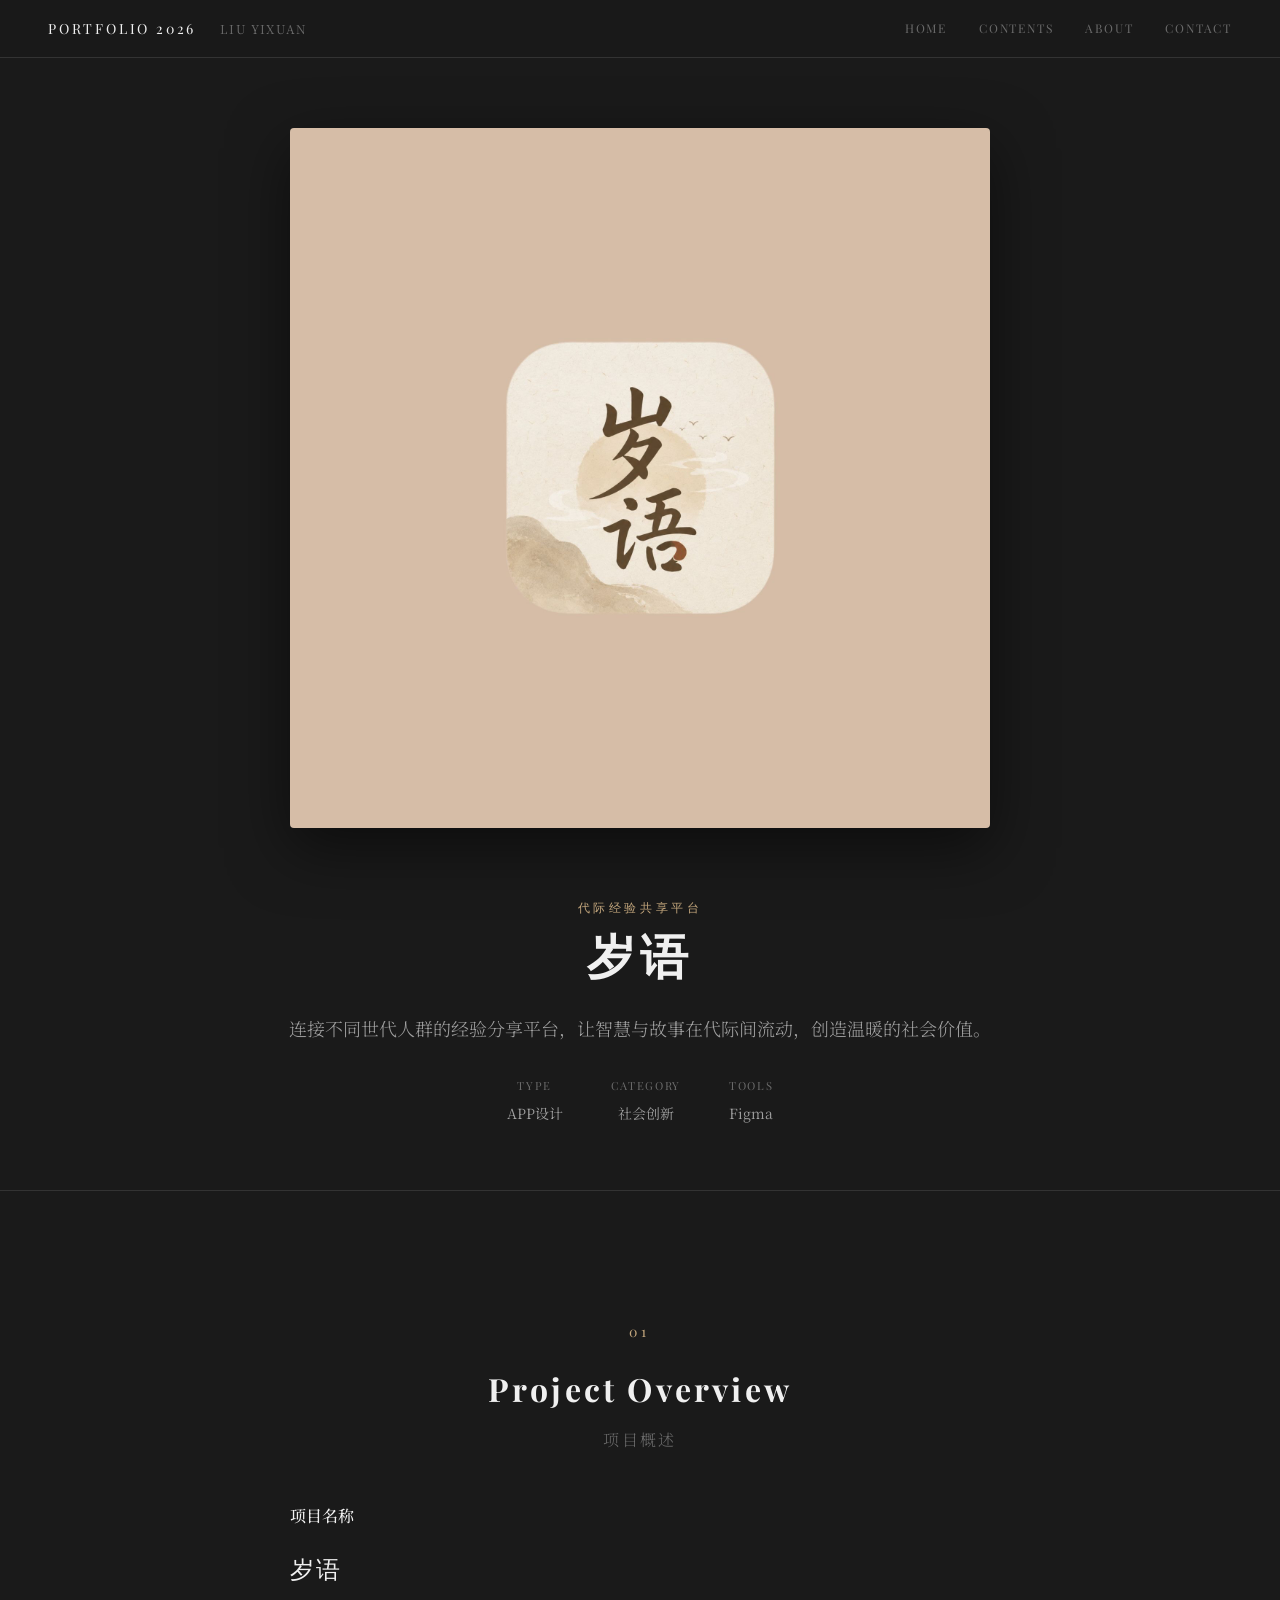
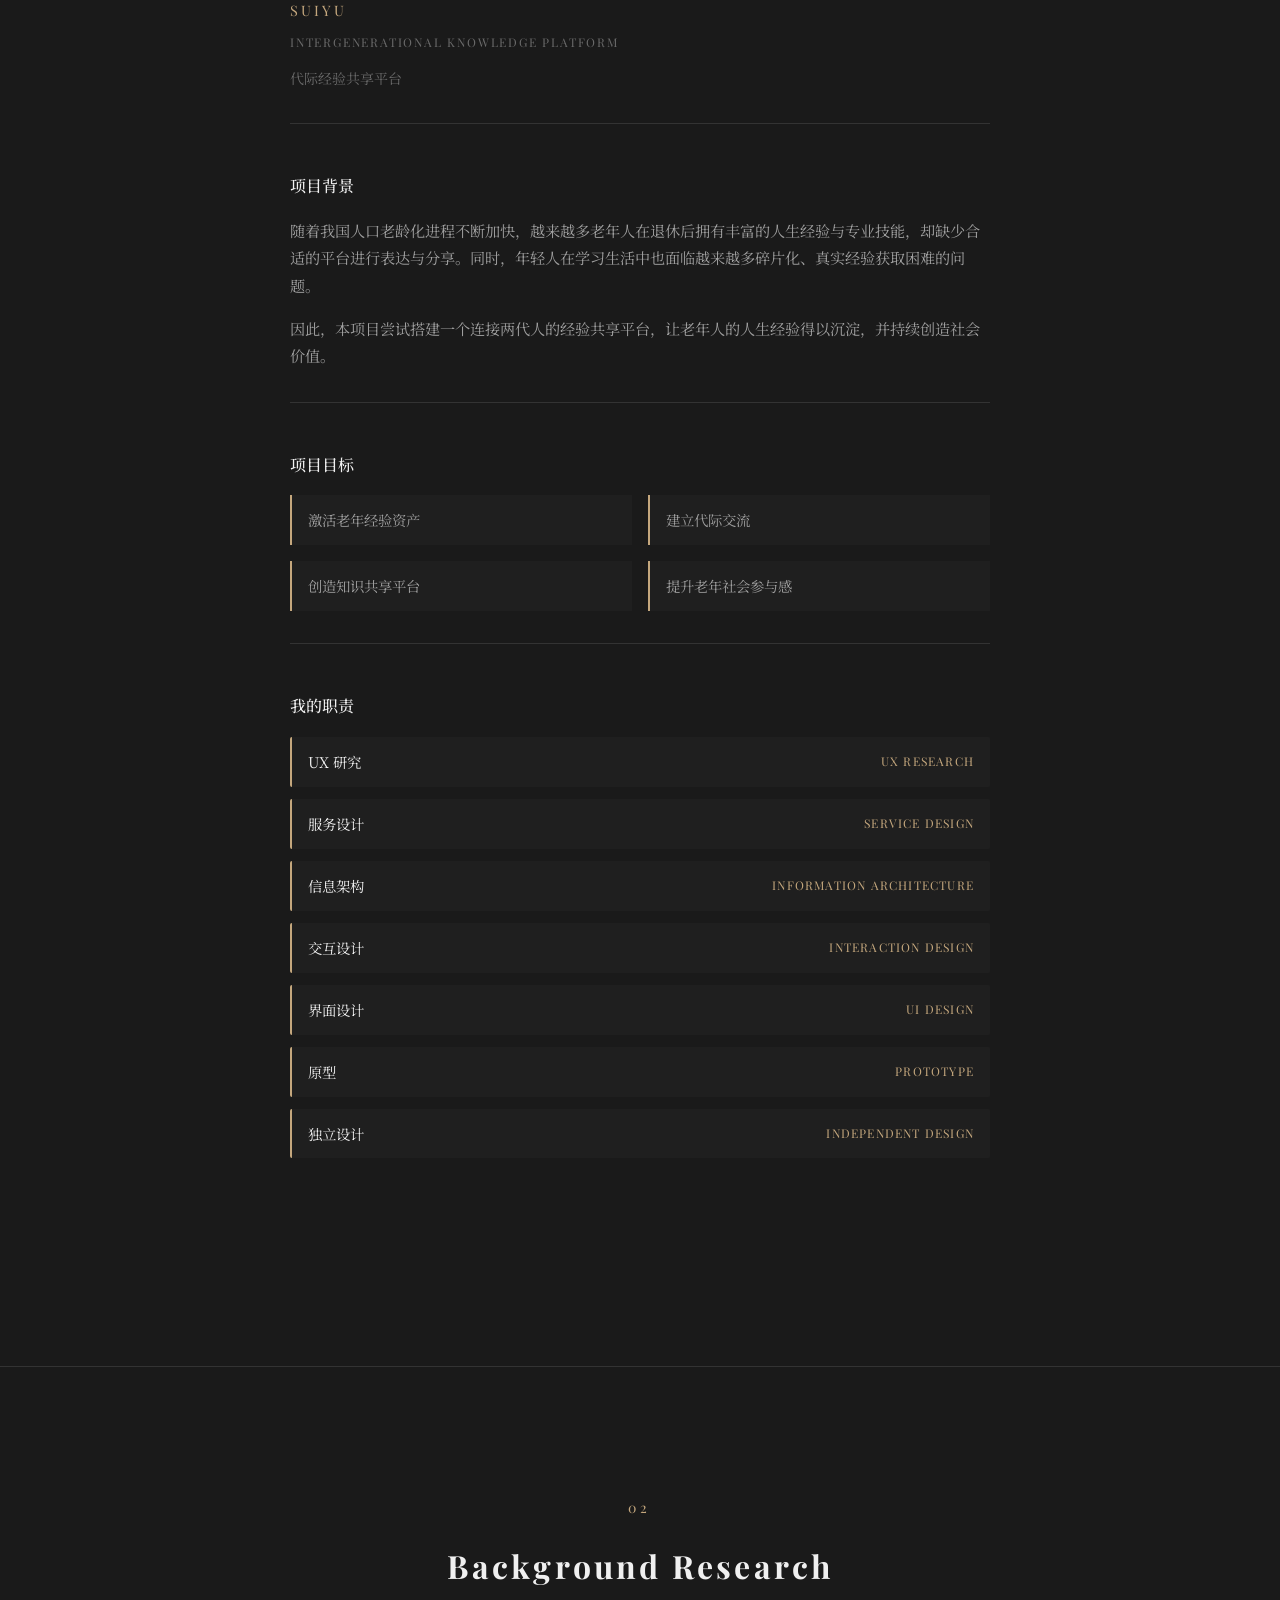
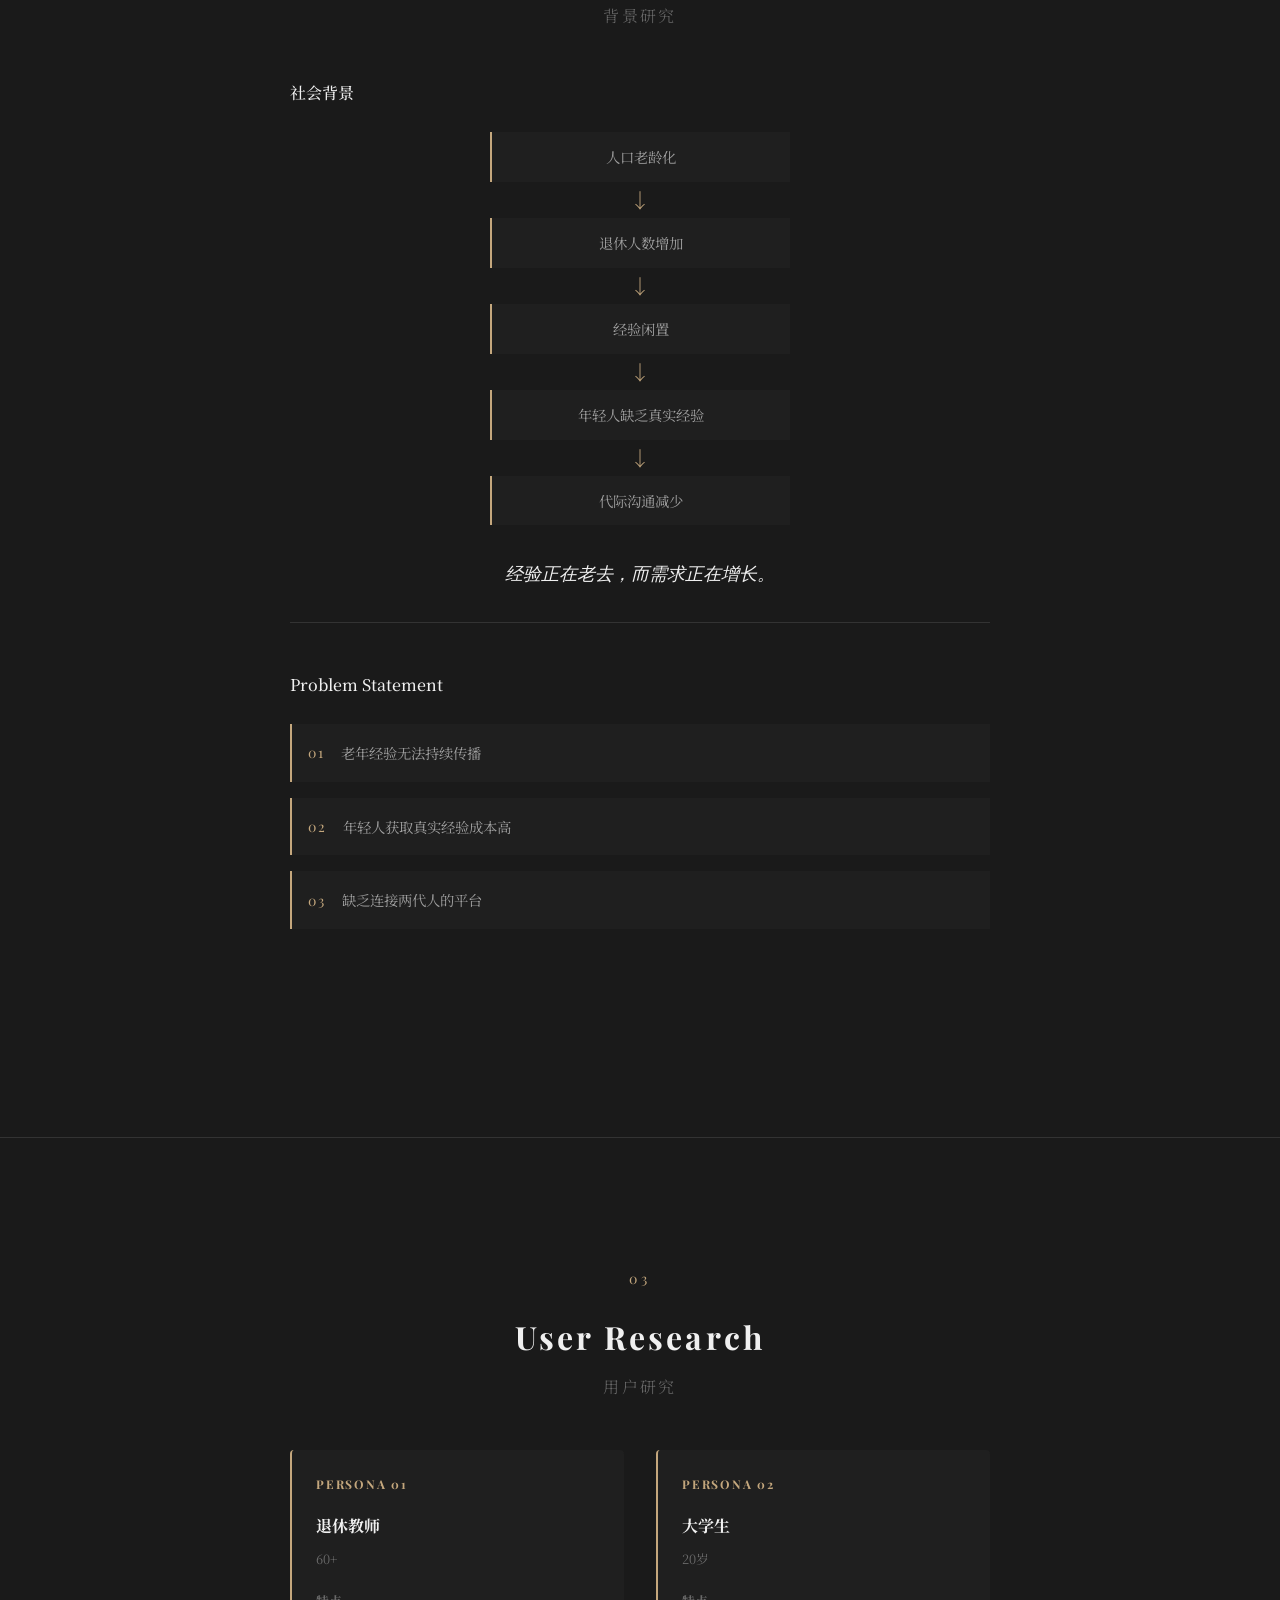
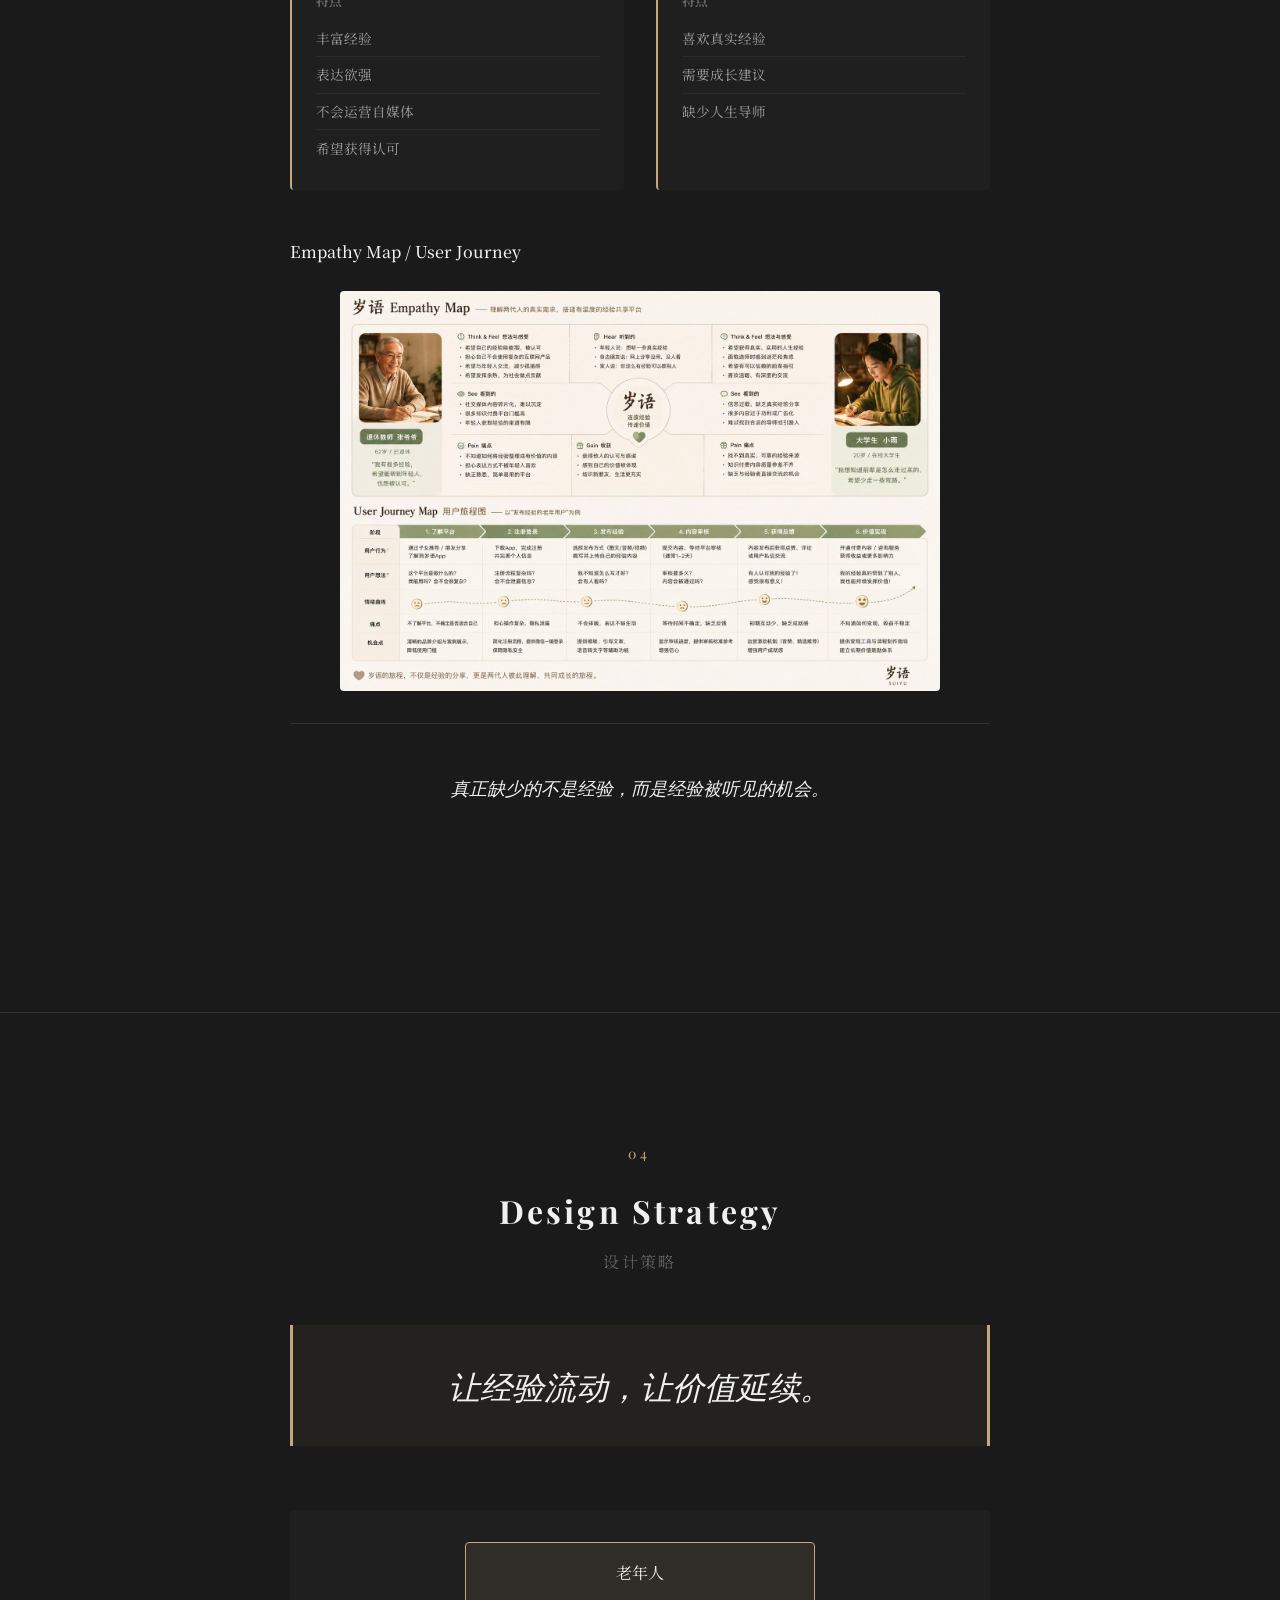
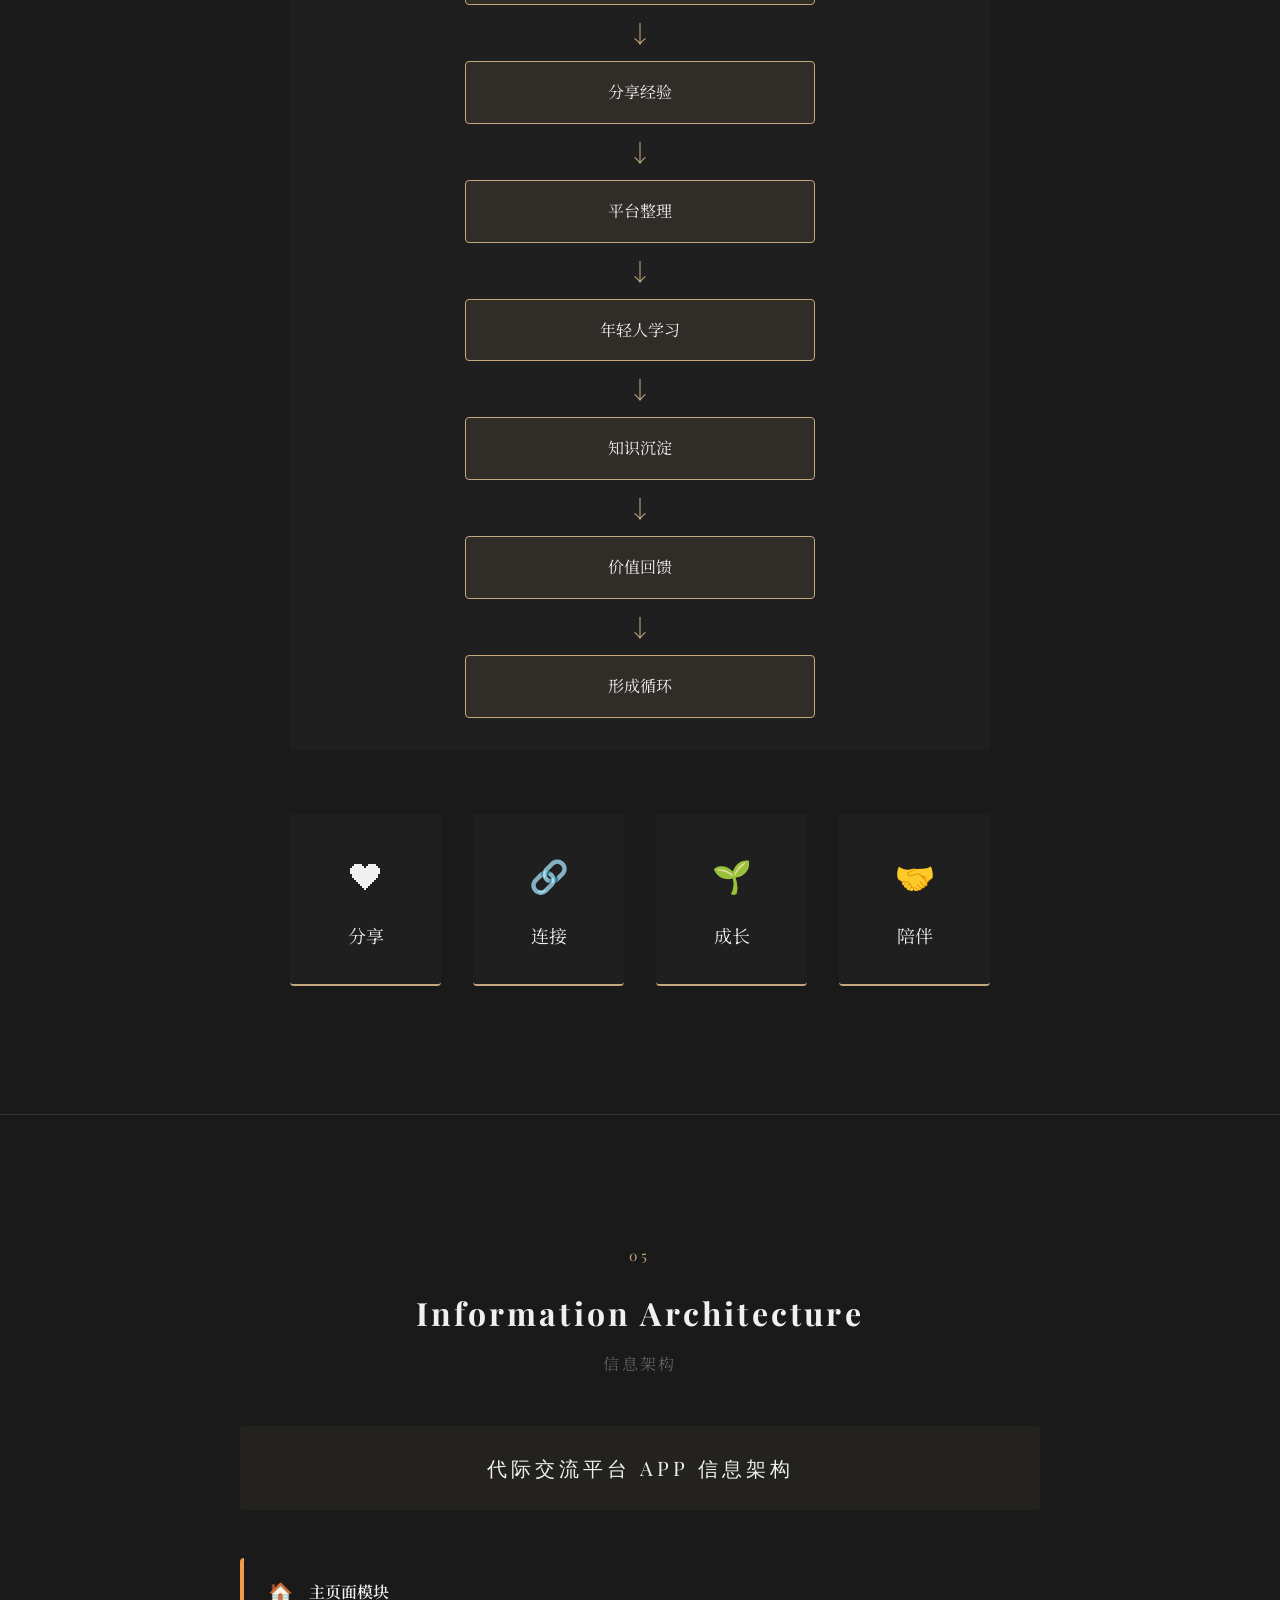
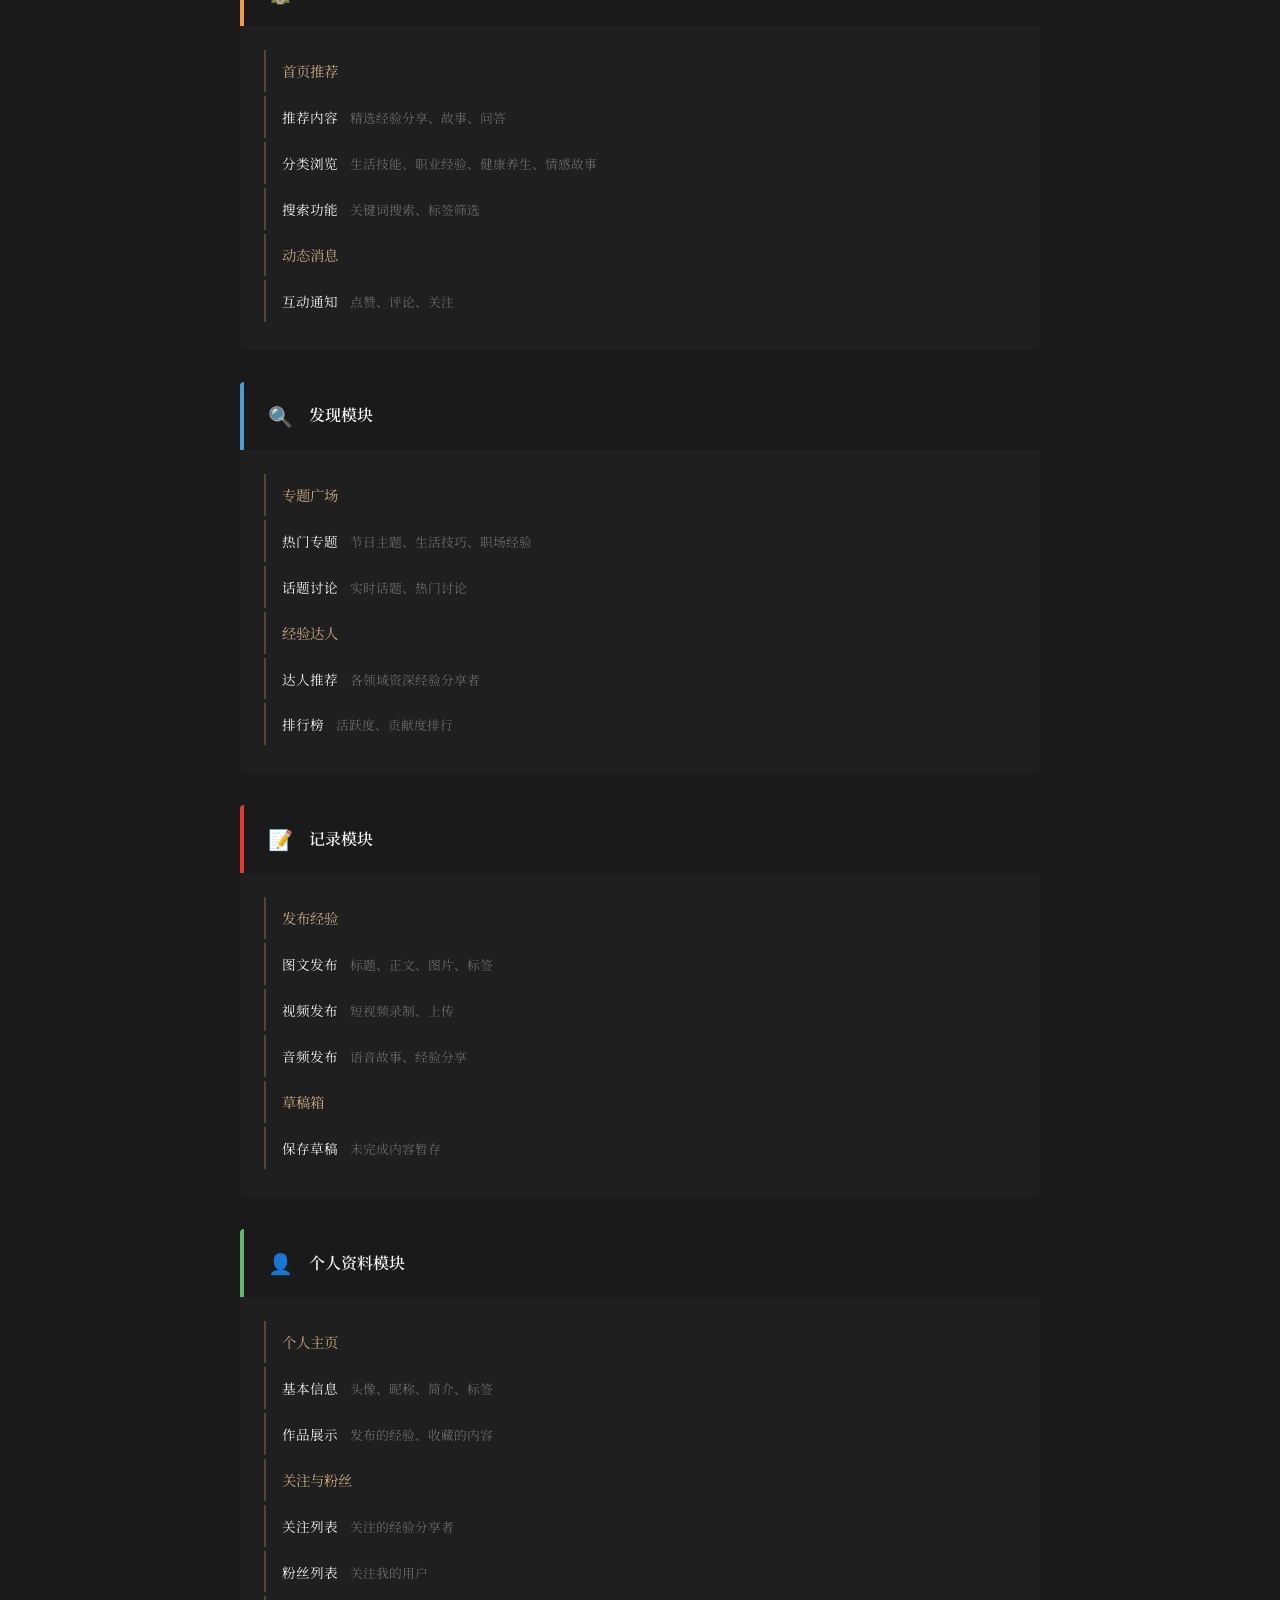
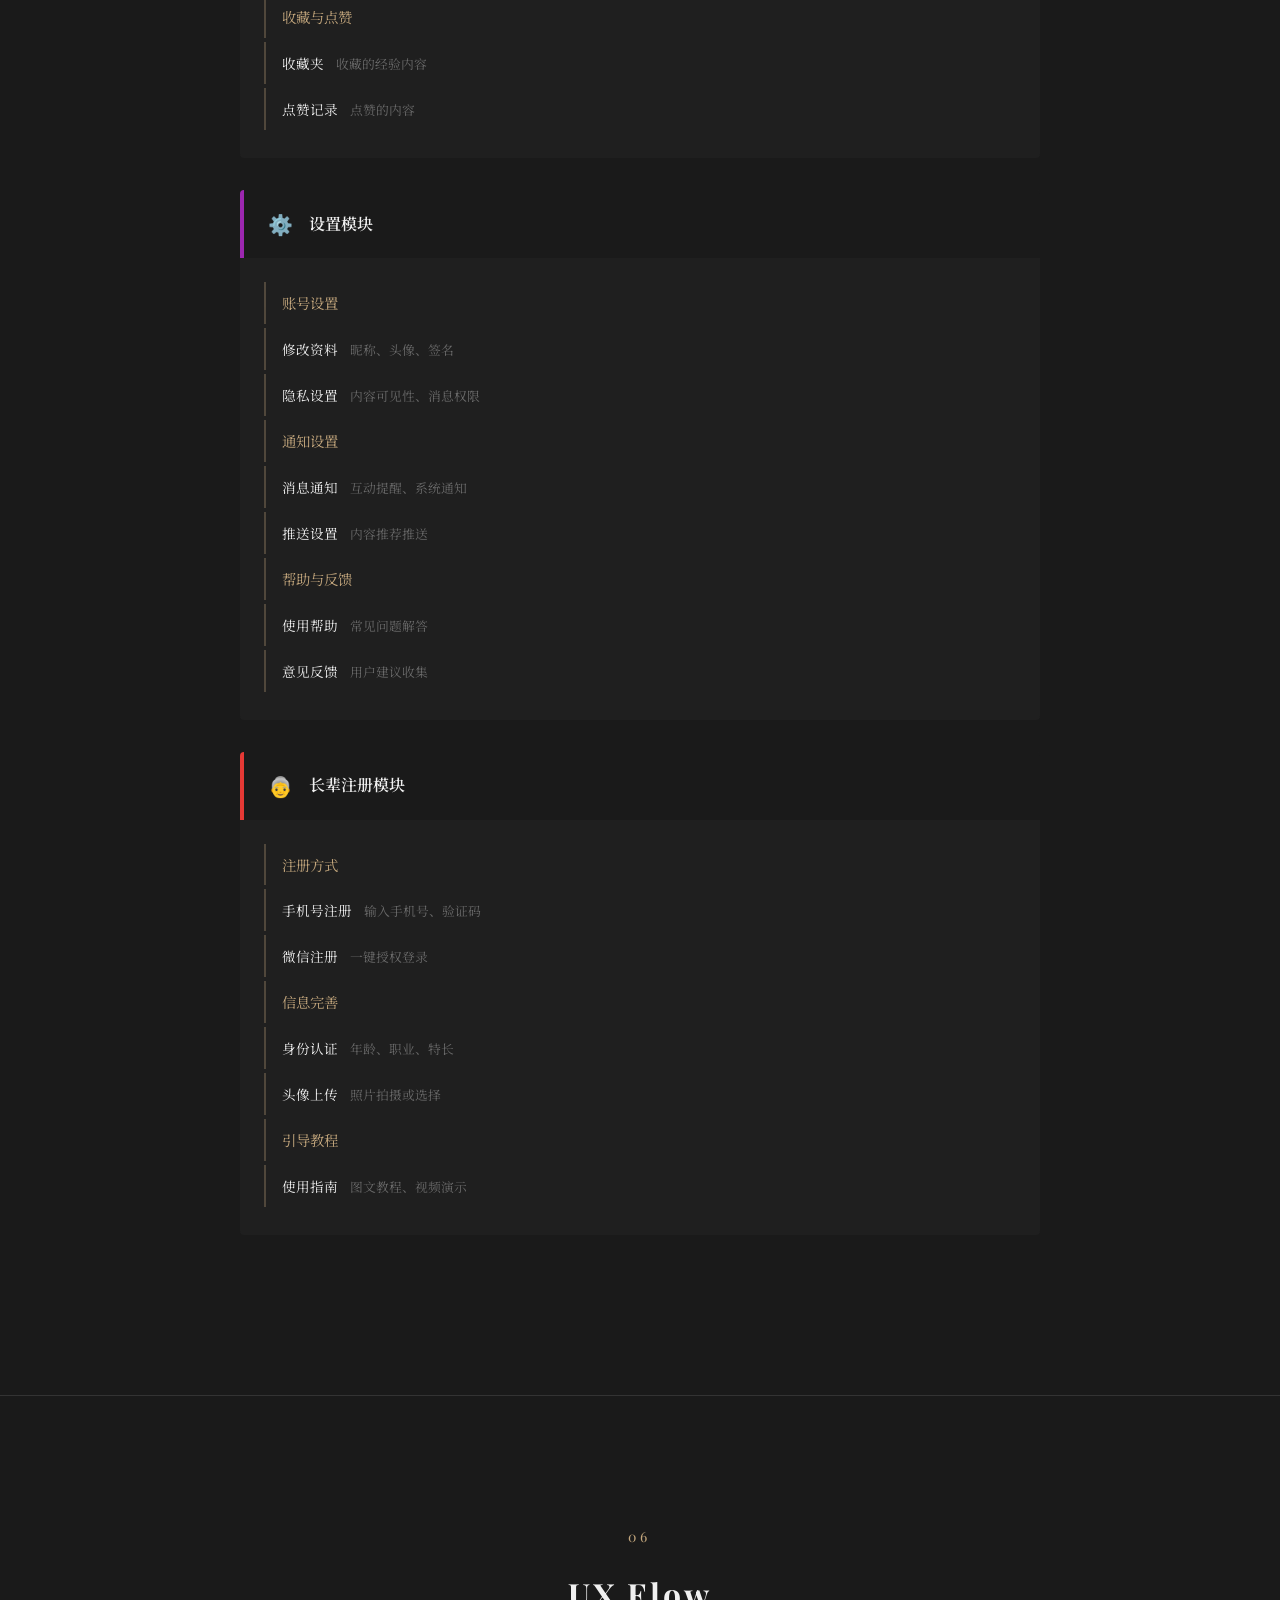
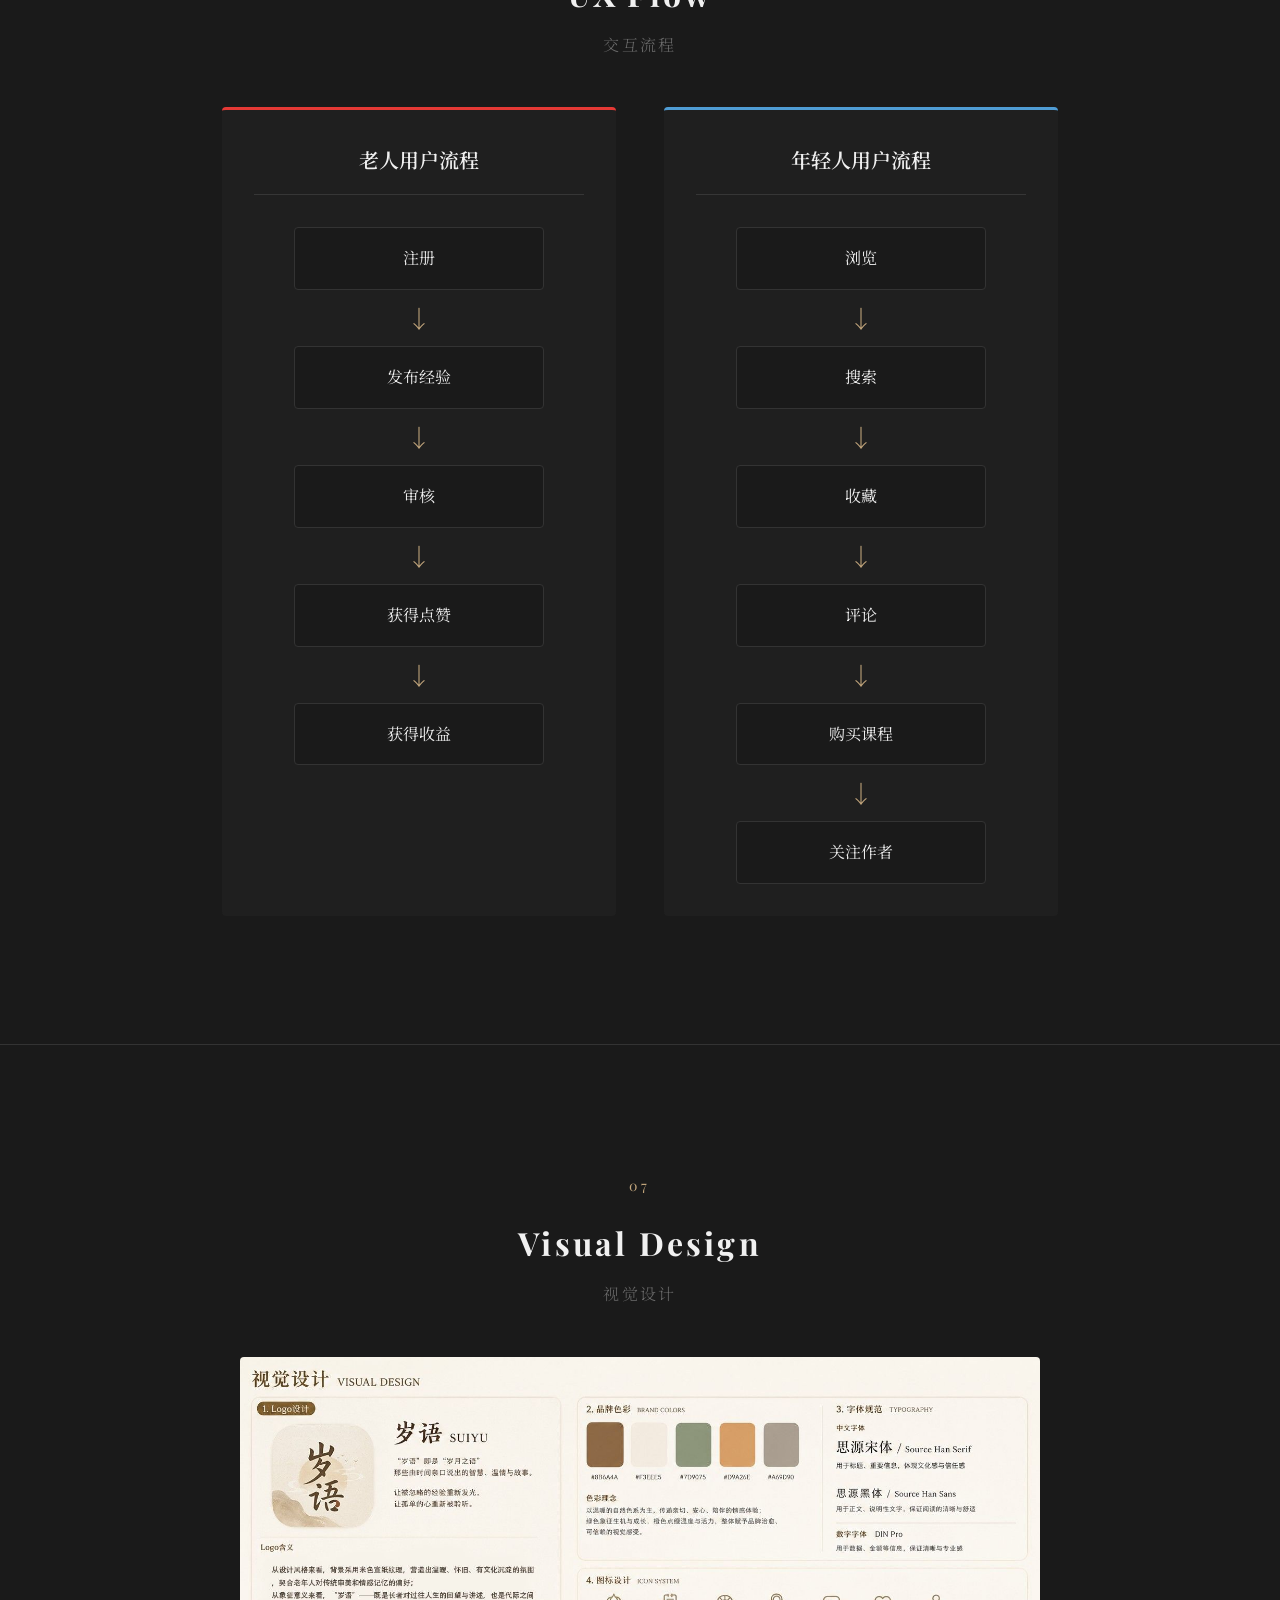
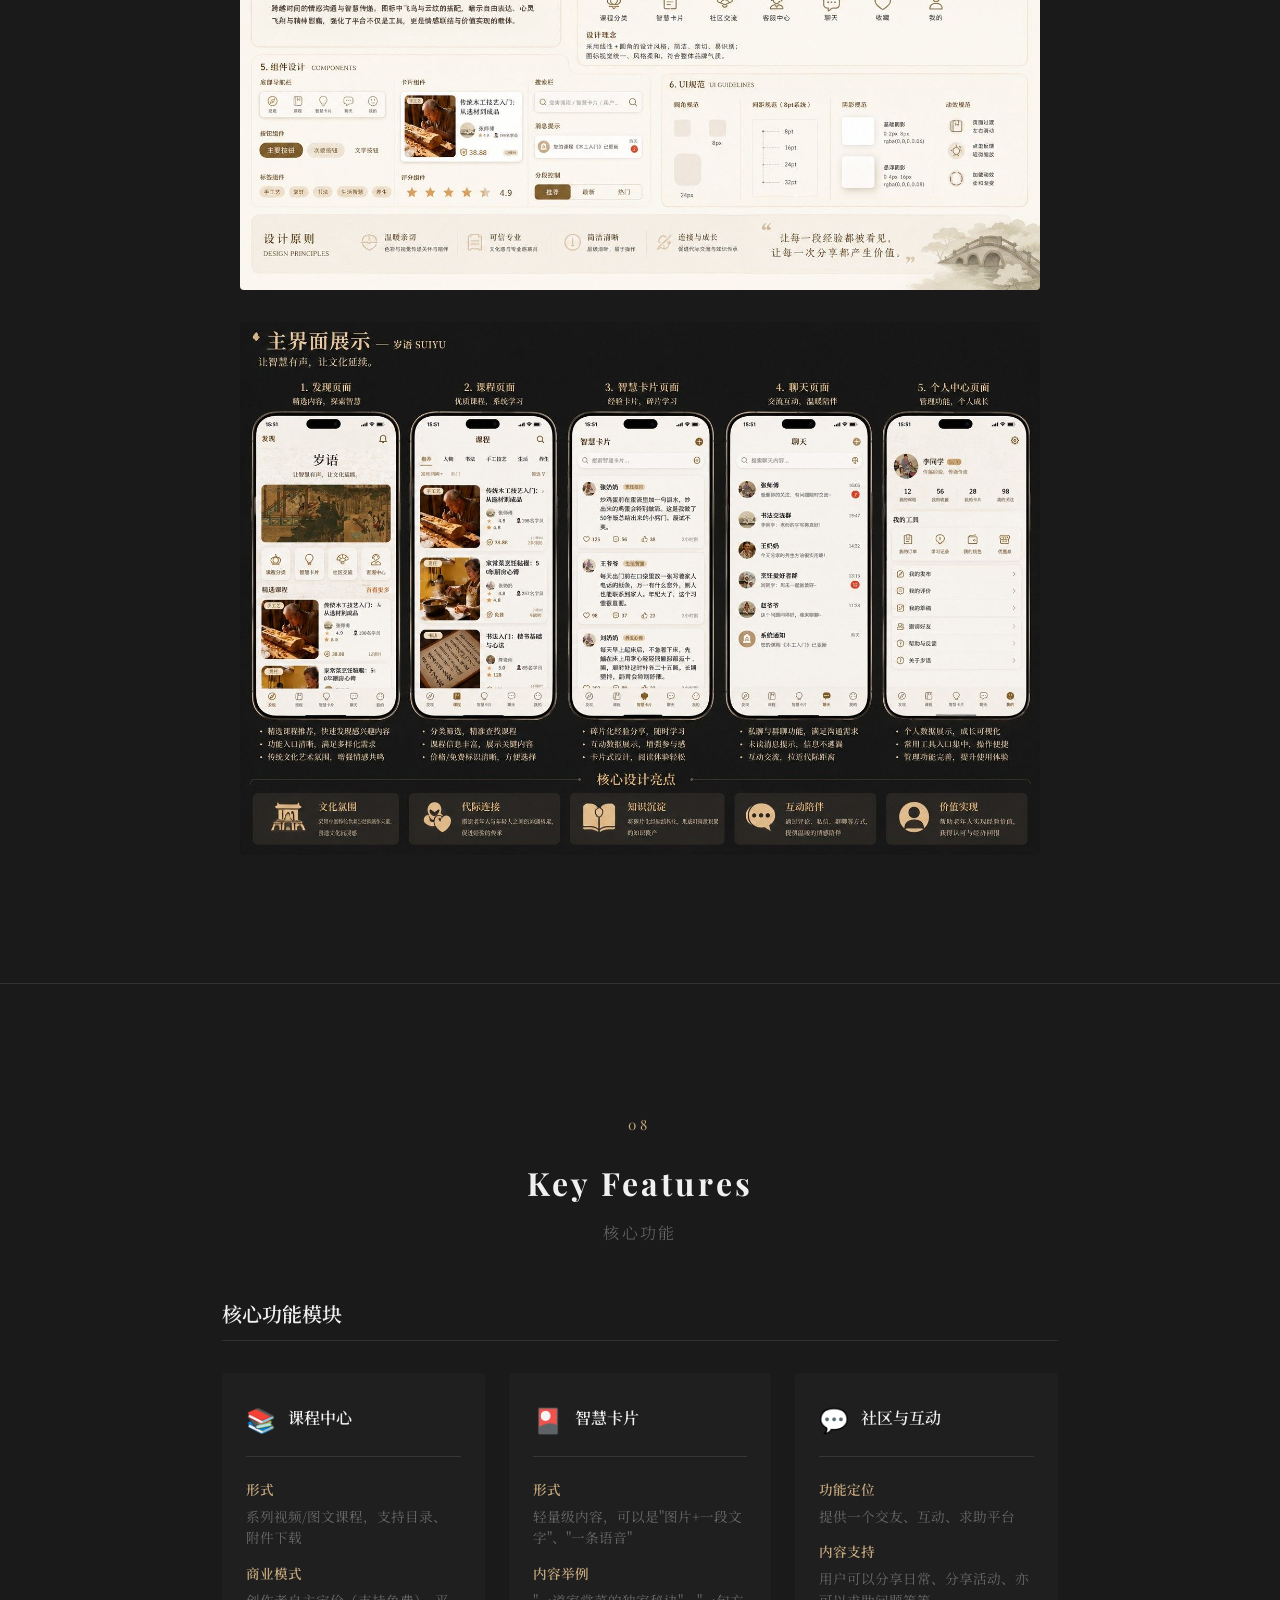
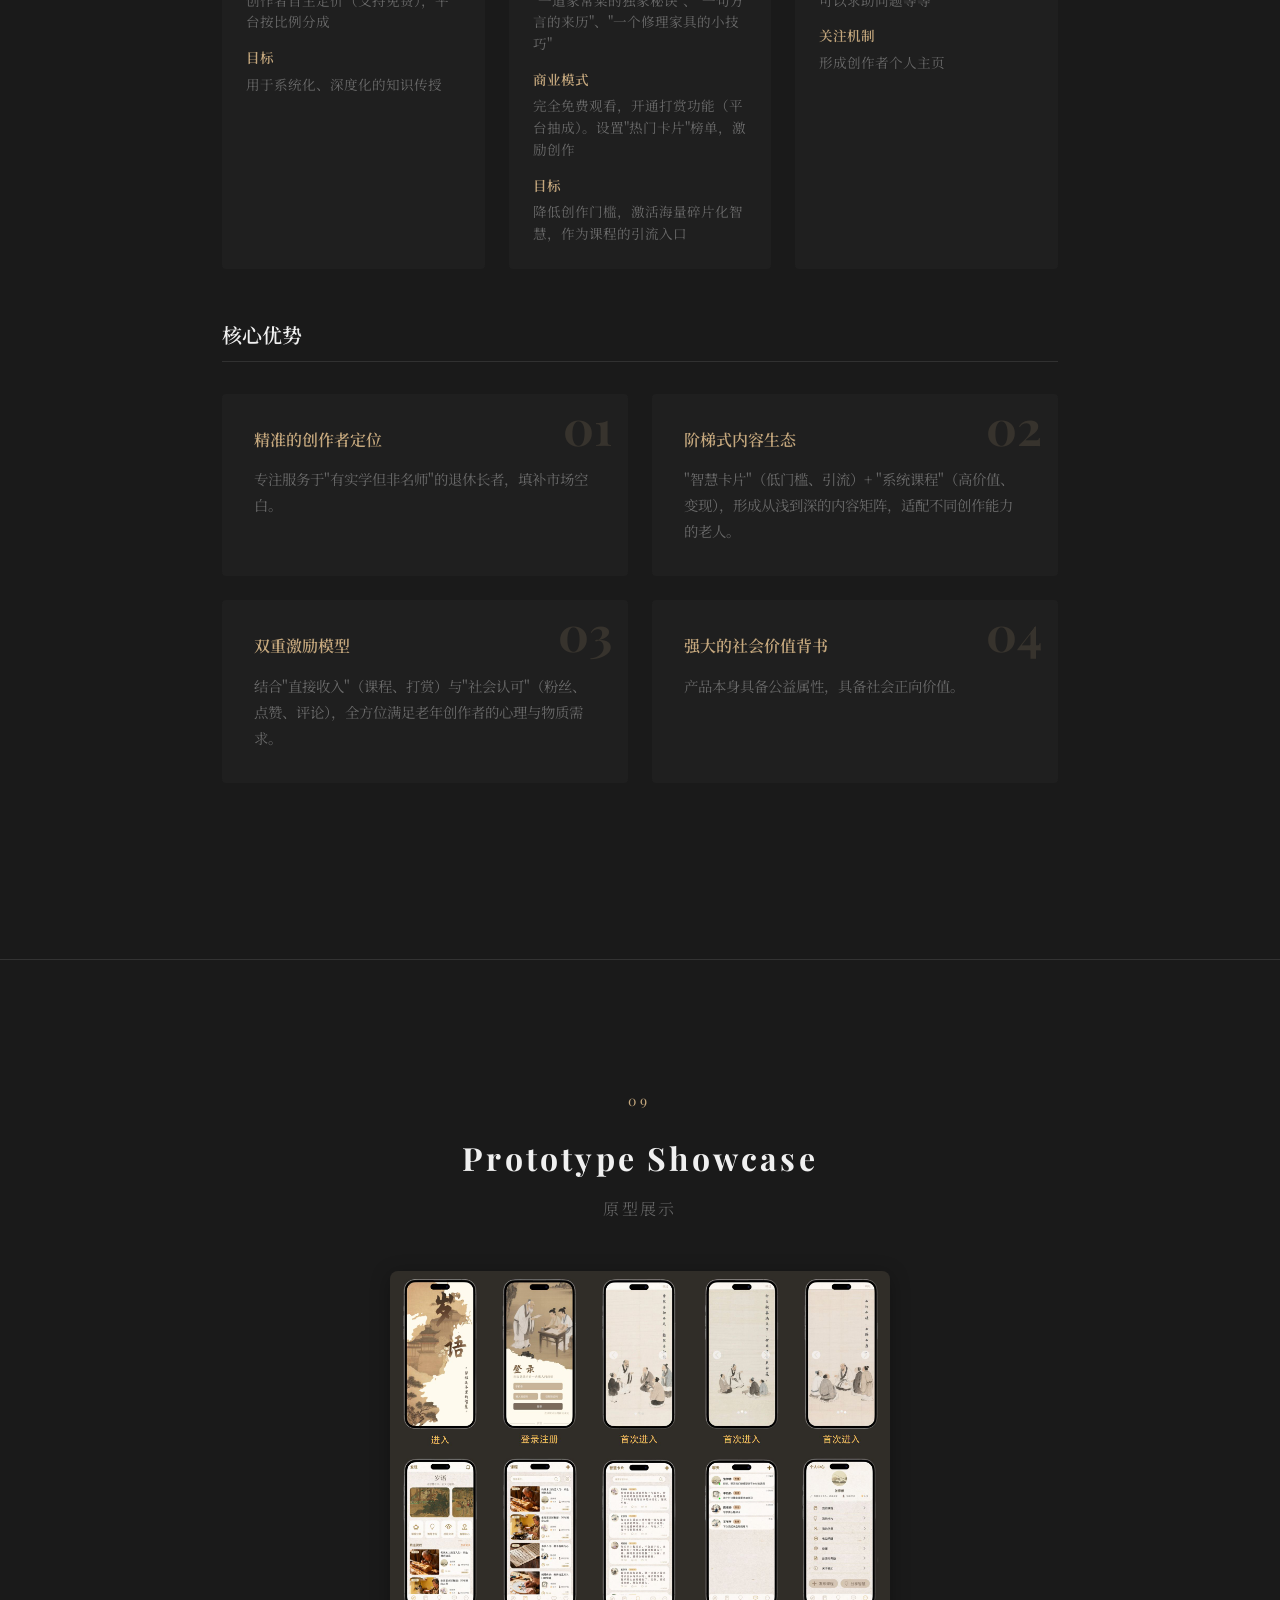
<file: project-suiyu.html>
<!DOCTYPE html>
<html lang="zh-CN">
<head>
    <meta charset="UTF-8">
    <meta name="viewport" content="width=device-width, initial-scale=1.0">
    <title>岁语APP设计 - 刘奕轩作品集</title>
    <link href="https://fonts.googleapis.com/css2?family=Playfair+Display:ital,wght@0,400;0,500;0,600;0,700;1,400&family=Noto+Serif+SC:wght@300;400;500;600;700&display=swap" rel="stylesheet">
    <style>
        * {
            margin: 0;
            padding: 0;
            box-sizing: border-box;
        }

        :root {
            --color-bg-primary: #1a1a1a;
            --color-bg-secondary: #242424;
            --color-text-primary: #f0f0f0;
            --color-text-secondary: #a0a0a0;
            --color-text-muted: #6a6a6a;
            --color-accent: #c4a77d;
            --color-border: #333333;
            --font-en: 'Playfair Display', serif;
            --font-cn: 'Noto Serif SC', serif;
        }

        html {
            scroll-behavior: smooth;
        }

        body {
            font-family: var(--font-cn), serif;
            background-color: var(--color-bg-primary);
            color: var(--color-text-primary);
            line-height: 1.8;
            overflow-x: hidden;
            opacity: 0;
            transition: opacity 1s cubic-bezier(0.22, 1, 0.36, 1);
        }

        body.js-loaded {
            opacity: 1;
        }

        .navbar {
            position: fixed;
            top: 0;
            left: 0;
            right: 0;
            z-index: 100;
            display: flex;
            justify-content: space-between;
            align-items: center;
            padding: 1rem 3rem;
            background: rgba(26, 26, 26, 0.9);
            backdrop-filter: blur(10px);
            border-bottom: 1px solid var(--color-border);
            transition: all 0.5s cubic-bezier(0.22, 1, 0.36, 1);
        }

        .nav-left {
            display: flex;
            align-items: center;
            gap: 1.5rem;
        }

        .nav-brand {
            font-family: var(--font-en);
            font-size: 0.875rem;
            letter-spacing: 0.2em;
            color: var(--color-text-primary);
        }

        .nav-author {
            font-size: 0.75rem;
            color: var(--color-text-muted);
            letter-spacing: 0.1em;
        }

        .nav-right {
            display: flex;
            gap: 2rem;
        }

        .nav-link {
            font-family: var(--font-en);
            font-size: 0.75rem;
            letter-spacing: 0.15em;
            color: var(--color-text-muted);
            text-decoration: none;
            transition: color 0.3s ease;
            text-transform: uppercase;
        }

        .nav-link:hover {
            color: var(--color-text-primary);
        }

        .project-header {
            min-height: 100vh;
            display: flex;
            flex-direction: column;
            justify-content: center;
            align-items: center;
            text-align: center;
            padding: 8rem 2rem 4rem;
            position: relative;
        }

        .header-image {
            width: 100%;
            max-width: 700px;
            margin-bottom: 4rem;
            border-radius: 4px;
            box-shadow: 0 20px 60px rgba(0, 0, 0, 0.5);
        }

        .header-image img {
            width: 100%;
            height: auto;
            display: block;
            border-radius: 4px;
        }

        .project-title-container {
            max-width: 800px;
        }

        .project-number {
            font-family: var(--font-en);
            font-size: 0.75rem;
            letter-spacing: 0.3em;
            color: var(--color-accent);
            margin-bottom: 1rem;
            text-transform: uppercase;
        }

        .project-title {
            font-family: var(--font-en);
            font-size: 3rem;
            letter-spacing: 0.1em;
            color: var(--color-text-primary);
            margin-bottom: 1.5rem;
            line-height: 1.4;
        }

        .project-subtitle {
            font-family: var(--font-cn);
            font-size: 1.125rem;
            color: var(--color-text-secondary);
            margin-bottom: 2rem;
            font-weight: 300;
        }

        .project-meta {
            display: flex;
            justify-content: center;
            gap: 3rem;
            flex-wrap: wrap;
        }

        .meta-item {
            font-size: 0.875rem;
            color: var(--color-text-muted);
        }

        .meta-label {
            font-family: var(--font-en);
            font-size: 0.7rem;
            letter-spacing: 0.15em;
            text-transform: uppercase;
            color: var(--color-text-muted);
            display: block;
            margin-bottom: 0.25rem;
        }

        .meta-value {
            color: var(--color-text-secondary);
        }

        .project-section {
            padding: 8rem 0;
            border-top: 1px solid var(--color-border);
        }

        .section-container {
            max-width: 900px;
            margin: 0 auto;
            padding: 0 2rem;
        }

        .section-header {
            text-align: center;
        }

        .section-number {
            font-family: var(--font-en);
            font-size: 0.875rem;
            letter-spacing: 0.3em;
            color: var(--color-accent);
            display: block;
            margin-bottom: 1rem;
            text-transform: uppercase;
        }

        .section-title {
            font-family: var(--font-en);
            font-size: 2rem;
            letter-spacing: 0.1em;
            color: var(--color-text-primary);
            margin-bottom: 0.5rem;
        }

        .section-title-cn {
            font-family: var(--font-cn);
            font-size: 1rem;
            color: var(--color-text-muted);
            font-weight: 300;
            letter-spacing: 0.15em;
        }

        .project-footer {
            padding: 4rem 2rem;
            text-align: center;
            border-top: 1px solid var(--color-border);
            margin-top: 8rem;
        }

        .footer-text {
            font-size: 0.875rem;
            color: var(--color-text-muted);
            margin-bottom: 2rem;
        }

        .back-link {
            font-family: var(--font-en);
            font-size: 0.875rem;
            letter-spacing: 0.15em;
            color: var(--color-text-secondary);
            text-decoration: none;
            border-bottom: 1px solid transparent;
            padding-bottom: 0.25rem;
            transition: all 0.3s ease;
        }

        .back-link:hover {
            color: var(--color-accent);
            border-color: var(--color-accent);
        }

        @media (max-width: 768px) {
            .navbar {
                padding: 1rem 1.5rem;
            }

            .nav-right {
                gap: 1rem;
            }

            .project-header {
                padding: 6rem 1rem 3rem;
            }

            .project-title {
                font-size: 1.75rem;
            }

            .project-meta {
                gap: 1.5rem;
            }

            .section-title {
                font-size: 1.5rem;
            }
        }

        .fade-in {
            opacity: 0;
            transform: translateY(30px);
            transition: opacity 0.8s cubic-bezier(0.22, 1, 0.36, 1), transform 0.8s cubic-bezier(0.22, 1, 0.36, 1);
        }

        .fade-in.visible {
            opacity: 1;
            transform: translateY(0);
        }

        .scale-in {
            opacity: 0;
            transform: scale(0.95);
            transition: opacity 1s cubic-bezier(0.22, 1, 0.36, 1), transform 1s cubic-bezier(0.22, 1, 0.36, 1);
        }

        .scale-in.visible {
            opacity: 1;
            transform: scale(1);
        }

        /* Overview Content Styles */
        .overview-content {
            max-width: 700px;
            margin: 3rem auto 0;
        }

        .overview-block {
            margin-bottom: 3rem;
            padding-bottom: 2rem;
            border-bottom: 1px solid var(--color-border);
        }

        .overview-blocks-row {
            display: flex;
            gap: 3rem;
        }

        .overview-blocks-row .overview-block {
            flex: 1;
            border-bottom: none;
        }

        .overview-block:last-of-type {
            border-bottom: none;
        }

        .overview-title {
            font-family: var(--font-cn);
            font-size: 1rem;
            color: var(--color-text-primary);
            margin-bottom: 1rem;
            font-weight: 500;
        }

        .project-name-cn {
            font-family: var(--font-en);
            font-size: 1.5rem;
            letter-spacing: 0.1em;
            color: var(--color-text-primary);
            margin-bottom: 0.5rem;
        }

        .project-name-en {
            font-family: var(--font-en);
            font-size: 0.9rem;
            letter-spacing: 0.2em;
            color: var(--color-accent);
            margin-bottom: 0.5rem;
        }

        .project-name-en-sub {
            font-family: var(--font-en);
            font-size: 0.75rem;
            letter-spacing: 0.15em;
            color: var(--color-text-muted);
            text-transform: uppercase;
            margin-bottom: 0.75rem;
        }

        .project-category {
            font-size: 0.875rem;
            color: var(--color-text-muted);
        }

        .overview-text {
            font-size: 0.95rem;
            color: var(--color-text-secondary);
            line-height: 1.8;
            margin-bottom: 1rem;
        }

        .overview-text:last-child {
            margin-bottom: 0;
        }

        .goal-list {
            list-style: none;
            padding: 0;
            display: grid;
            grid-template-columns: repeat(2, 1fr);
            gap: 1rem;
        }

        .goal-item {
            font-size: 0.9rem;
            color: var(--color-text-secondary);
            padding: 0.75rem 1rem;
            background: rgba(36, 36, 36, 0.5);
            border-left: 2px solid var(--color-accent);
        }

        .role-grid-vertical {
            display: flex;
            flex-direction: column;
            gap: 0.75rem;
        }

        .role-item {
            display: flex;
            justify-content: space-between;
            align-items: center;
            padding: 0.75rem 1rem;
            background: rgba(36, 36, 36, 0.5);
            border-left: 2px solid var(--color-accent);
            border-radius: 2px;
        }

        .role-cn {
            font-family: var(--font-cn);
            font-size: 0.9rem;
            color: var(--color-text-primary);
            font-weight: 400;
        }

        .role-en {
            font-family: var(--font-en);
            font-size: 0.75rem;
            letter-spacing: 0.1em;
            color: var(--color-accent);
            text-transform: uppercase;
        }

        @media (max-width: 600px) {
            .goal-list {
                grid-template-columns: 1fr;
            }
        }

        /* Research Content Styles */
        .research-content {
            max-width: 700px;
            margin: 3rem auto 0;
        }

        .research-block {
            margin-bottom: 3rem;
            padding-bottom: 2rem;
            border-bottom: 1px solid var(--color-border);
        }

        .research-block:last-of-type {
            border-bottom: none;
        }

        .research-title {
            font-family: var(--font-cn);
            font-size: 1rem;
            color: var(--color-text-primary);
            margin-bottom: 1.5rem;
            font-weight: 500;
        }

        .flow-chart {
            display: flex;
            flex-direction: column;
            align-items: center;
            gap: 0.5rem;
            margin-bottom: 2rem;
        }

        .flow-item {
            font-family: var(--font-cn);
            font-size: 0.9rem;
            color: var(--color-text-secondary);
            padding: 0.75rem 2rem;
            background: rgba(36, 36, 36, 0.5);
            border-left: 2px solid var(--color-accent);
            text-align: center;
            width: 100%;
            max-width: 300px;
        }

        .flow-arrow {
            font-size: 1.25rem;
            color: var(--color-accent);
            line-height: 1;
        }

        .research-quote {
            font-family: var(--font-en);
            font-size: 1.125rem;
            font-style: italic;
            color: var(--color-text-primary);
            text-align: center;
            margin-top: 1.5rem;
        }

        .problem-list {
            display: flex;
            flex-direction: column;
            gap: 1rem;
        }

        .problem-item {
            display: flex;
            align-items: center;
            gap: 1rem;
            padding: 1rem;
            background: rgba(36, 36, 36, 0.5);
            border-left: 2px solid var(--color-accent);
        }

        .problem-number {
            font-family: var(--font-en);
            font-size: 0.875rem;
            letter-spacing: 0.15em;
            color: var(--color-accent);
        }

        .problem-text {
            font-family: var(--font-cn);
            font-size: 0.9rem;
            color: var(--color-text-secondary);
        }

        .persona-grid {
            display: grid;
            grid-template-columns: repeat(2, 1fr);
            gap: 2rem;
            margin-bottom: 3rem;
        }

        .persona-card {
            background: rgba(36, 36, 36, 0.5);
            padding: 1.5rem;
            border-radius: 4px;
            border-left: 2px solid var(--color-accent);
        }

        .persona-title {
            font-family: var(--font-en);
            font-size: 0.75rem;
            letter-spacing: 0.15em;
            color: var(--color-accent);
            margin-bottom: 1rem;
            text-transform: uppercase;
        }

        .persona-name {
            font-family: var(--font-cn);
            font-size: 1rem;
            color: var(--color-text-primary);
            margin-bottom: 0.25rem;
        }

        .persona-age {
            font-size: 0.8rem;
            color: var(--color-text-muted);
        }

        .persona-subtitle {
            font-family: var(--font-cn);
            font-size: 0.8rem;
            color: var(--color-text-muted);
            margin-top: 1rem;
            margin-bottom: 0.5rem;
        }

        .persona-traits {
            list-style: none;
            padding: 0;
        }

        .persona-traits li {
            font-size: 0.85rem;
            color: var(--color-text-secondary);
            padding: 0.35rem 0;
            border-bottom: 1px solid rgba(255, 255, 255, 0.05);
        }

        .persona-traits li:last-child {
            border-bottom: none;
        }

        .empathy-map-image {
            aspect-ratio: 3/2;
            width: 100%;
            max-width: 600px;
            margin: 0 auto;
            border-radius: 4px;
            overflow: hidden;
        }

        .empathy-map-image img {
            width: 100%;
            height: 100%;
            object-fit: cover;
        }

        .placeholder-text {
            font-family: var(--font-en);
            font-size: 0.875rem;
            letter-spacing: 0.1em;
            color: var(--color-text-muted);
            text-transform: uppercase;
        }

        @media (max-width: 600px) {
            .persona-grid {
                grid-template-columns: 1fr;
            }
        }

        /* Strategy Content Styles */
        .strategy-content {
            max-width: 700px;
            margin: 3rem auto 0;
        }

        .strategy-quote {
            font-family: var(--font-en);
            font-size: 2rem;
            font-style: italic;
            color: var(--color-text-primary);
            text-align: center;
            margin-bottom: 4rem;
            padding: 2rem;
            background: rgba(196, 167, 125, 0.05);
            border-left: 3px solid var(--color-accent);
            border-right: 3px solid var(--color-accent);
        }

        .strategy-flow {
            display: flex;
            flex-direction: column;
            align-items: center;
            gap: 0.5rem;
            margin-bottom: 4rem;
            padding: 2rem;
            background: rgba(36, 36, 36, 0.5);
            border-radius: 4px;
        }

        .strategy-flow-item {
            font-family: var(--font-cn);
            font-size: 1rem;
            color: var(--color-text-primary);
            padding: 1rem 2.5rem;
            background: rgba(196, 167, 125, 0.1);
            border: 1px solid var(--color-accent);
            text-align: center;
            width: 100%;
            max-width: 350px;
            border-radius: 4px;
        }

        .strategy-flow-arrow {
            font-size: 1.5rem;
            color: var(--color-accent);
            line-height: 1;
            margin: 0.5rem 0;
        }

        .strategy-keywords {
            display: grid;
            grid-template-columns: repeat(4, 1fr);
            gap: 2rem;
        }

        .keyword-item {
            display: flex;
            flex-direction: column;
            align-items: center;
            gap: 1rem;
            padding: 2rem 1rem;
            background: rgba(36, 36, 36, 0.5);
            border-radius: 4px;
            border-bottom: 2px solid var(--color-accent);
        }

        .keyword-icon {
            font-size: 2rem;
        }

        .keyword-text {
            font-family: var(--font-cn);
            font-size: 1.125rem;
            color: var(--color-text-primary);
        }

        @media (max-width: 600px) {
            .strategy-quote {
                font-size: 1.5rem;
            }

            .strategy-keywords {
                grid-template-columns: repeat(2, 1fr);
            }
        }

        /* Information Architecture Styles */
        .ia-content {
            max-width: 800px;
            margin: 3rem auto 0;
        }

        .ia-main-title {
            font-family: var(--font-en);
            font-size: 1.25rem;
            letter-spacing: 0.2em;
            color: var(--color-text-primary);
            text-align: center;
            margin-bottom: 3rem;
            padding: 1.5rem;
            background: rgba(196, 167, 125, 0.05);
            border-radius: 4px;
        }

        .ia-module {
            margin-bottom: 2rem;
            background: rgba(36, 36, 36, 0.5);
            border-radius: 4px;
            overflow: hidden;
        }

        .ia-module-header {
            display: flex;
            align-items: center;
            gap: 1rem;
            padding: 1rem 1.5rem;
            border-left: 4px solid var(--color-accent);
            background: rgba(26, 26, 26, 0.8);
        }

        .ia-module-icon {
            font-size: 1.25rem;
        }

        .ia-module-name {
            font-family: var(--font-cn);
            font-size: 1rem;
            font-weight: 600;
            color: var(--color-text-primary);
        }

        .ia-module-content {
            padding: 1.5rem;
        }

        .ia-item {
            font-family: var(--font-cn);
            font-size: 0.9rem;
            color: var(--color-accent);
            padding: 0.5rem 0;
            padding-left: 1rem;
            border-left: 2px solid rgba(196, 167, 125, 0.3);
            margin-bottom: 0.25rem;
        }

        .ia-item-label {
            font-family: var(--font-cn);
            font-size: 0.85rem;
            color: var(--color-text-primary);
            margin-right: 0.5rem;
        }

        .ia-item-detail {
            font-family: var(--font-cn);
            font-size: 0.8rem;
            color: var(--color-text-muted);
        }

        @media (max-width: 600px) {
            .ia-module-content {
                padding: 1rem;
            }
        }

        /* UX Flow Styles */
        .uxflow-content {
            max-width: 900px;
            margin: 3rem auto 0;
        }

        .uxflow-diagram {
            display: grid;
            grid-template-columns: repeat(2, 1fr);
            gap: 3rem;
        }

        .uxflow-section {
            padding: 2rem;
            background: rgba(36, 36, 36, 0.5);
            border-radius: 4px;
        }

        .uxflow-section.elder-flow {
            border-top: 3px solid #e53935;
        }

        .uxflow-section.youth-flow {
            border-top: 3px solid #4f9cd4;
        }

        .uxflow-title {
            font-family: var(--font-cn);
            font-size: 1.25rem;
            font-weight: 600;
            color: var(--color-text-primary);
            text-align: center;
            margin-bottom: 2rem;
            padding-bottom: 1rem;
            border-bottom: 1px solid rgba(255, 255, 255, 0.1);
        }

        .uxflow-items {
            display: flex;
            flex-direction: column;
            align-items: center;
            gap: 0.5rem;
        }

        .uxflow-item {
            font-family: var(--font-cn);
            font-size: 1rem;
            color: var(--color-text-primary);
            padding: 1rem 2rem;
            background: rgba(26, 26, 26, 0.8);
            border: 1px solid var(--color-border);
            text-align: center;
            width: 100%;
            max-width: 250px;
            border-radius: 4px;
            transition: all 0.3s ease;
        }

        .uxflow-item:hover {
            background: rgba(196, 167, 125, 0.1);
            border-color: var(--color-accent);
        }

        .uxflow-arrow {
            font-size: 1.5rem;
            color: var(--color-accent);
            line-height: 1;
            margin: 0.5rem 0;
        }

        @media (max-width: 768px) {
            .uxflow-diagram {
                grid-template-columns: 1fr;
            }
        }

        /* Visual Design Styles */
        .visual-content {
            max-width: 800px;
            margin: 3rem auto 0;
        }

        .visual-images {
            display: grid;
            grid-template-columns: 1fr;
            gap: 2rem;
        }

        .visual-image-item {
            aspect-ratio: 3/2;
            width: 100%;
            border-radius: 4px;
            overflow: hidden;
            background: rgba(26, 26, 26, 0.8);
        }

        .visual-image-item img {
            width: 100%;
            height: 100%;
            object-fit: cover;
        }

        @media (max-width: 600px) {
            .visual-images {
                grid-template-columns: 1fr;
            }
        }

        /* Features Styles */
        .features-content {
            max-width: 900px;
            margin: 3rem auto 0;
        }

        .features-section {
            margin-bottom: 3rem;
        }

        .features-subtitle {
            font-family: var(--font-cn);
            font-size: 1.25rem;
            font-weight: 600;
            color: var(--color-text-primary);
            margin-bottom: 2rem;
            padding-bottom: 0.5rem;
            border-bottom: 1px solid rgba(255, 255, 255, 0.1);
        }

        .features-grid {
            display: grid;
            grid-template-columns: repeat(3, 1fr);
            gap: 1.5rem;
        }

        .feature-card {
            background: rgba(36, 36, 36, 0.5);
            border-radius: 4px;
            padding: 1.5rem;
            transition: all 0.3s ease;
        }

        .feature-card:hover {
            background: rgba(196, 167, 125, 0.08);
            transform: translateY(-4px);
        }

        .feature-card-header {
            display: flex;
            align-items: center;
            gap: 0.75rem;
            margin-bottom: 1.25rem;
            padding-bottom: 1rem;
            border-bottom: 1px solid rgba(255, 255, 255, 0.1);
        }

        .feature-card-icon {
            font-size: 1.5rem;
        }

        .feature-card-title {
            font-family: var(--font-cn);
            font-size: 1rem;
            font-weight: 600;
            color: var(--color-text-primary);
        }

        .feature-card-body {
            display: flex;
            flex-direction: column;
            gap: 0.75rem;
        }

        .feature-item {
            display: flex;
            flex-direction: column;
            gap: 0.25rem;
        }

        .feature-label {
            font-family: var(--font-cn);
            font-size: 0.85rem;
            color: var(--color-accent);
            font-weight: 600;
        }

        .feature-value {
            font-family: var(--font-cn);
            font-size: 0.85rem;
            color: var(--color-text-muted);
            line-height: 1.6;
        }

        .advantages-grid {
            display: grid;
            grid-template-columns: repeat(2, 1fr);
            gap: 1.5rem;
        }

        .advantage-card {
            background: rgba(36, 36, 36, 0.5);
            border-radius: 4px;
            padding: 2rem;
            position: relative;
            transition: all 0.3s ease;
        }

        .advantage-card:hover {
            background: rgba(196, 167, 125, 0.08);
            transform: translateY(-4px);
        }

        .advantage-number {
            font-family: var(--font-en);
            font-size: 3rem;
            font-weight: 700;
            color: rgba(196, 167, 125, 0.15);
            position: absolute;
            top: 0.5rem;
            right: 1rem;
            line-height: 1;
        }

        .advantage-title {
            font-family: var(--font-cn);
            font-size: 1rem;
            font-weight: 600;
            color: var(--color-accent);
            margin-bottom: 0.75rem;
        }

        .advantage-desc {
            font-family: var(--font-cn);
            font-size: 0.9rem;
            color: var(--color-text-muted);
            line-height: 1.8;
        }

        @media (max-width: 768px) {
            .features-grid {
                grid-template-columns: 1fr;
            }

            .advantages-grid {
                grid-template-columns: 1fr;
            }
        }

        /* Reflection Styles */
        .reflection-content {
            max-width: 800px;
            margin: 3rem auto 0;
        }

        .reflection-section {
            margin-bottom: 3rem;
        }

        .reflection-title {
            font-family: var(--font-cn);
            font-size: 1.25rem;
            font-weight: 600;
            color: var(--color-accent);
            margin-bottom: 1.25rem;
            padding-bottom: 0.5rem;
            border-bottom: 1px solid rgba(255, 255, 255, 0.1);
        }

        .reflection-text {
            font-family: var(--font-cn);
            font-size: 0.95rem;
            color: var(--color-text-muted);
            line-height: 1.9;
        }

        .skills-grid {
            display: grid;
            grid-template-columns: repeat(4, 1fr);
            gap: 1.5rem;
        }

        .skill-card {
            background: rgba(36, 36, 36, 0.5);
            border-radius: 4px;
            padding: 1.75rem 1.25rem;
            text-align: center;
            transition: all 0.3s ease;
        }

        .skill-card:hover {
            background: rgba(196, 167, 125, 0.08);
            transform: translateY(-4px);
        }

        .skill-icon {
            font-size: 2.5rem;
            margin-bottom: 1rem;
            display: block;
        }

        .skill-title {
            font-family: var(--font-cn);
            font-size: 1rem;
            font-weight: 600;
            color: var(--color-text-primary);
            margin-bottom: 0.25rem;
        }

        .skill-subtitle {
            font-family: var(--font-en);
            font-size: 0.75rem;
            letter-spacing: 0.05em;
            color: var(--color-accent);
            margin-bottom: 0.75rem;
            text-transform: uppercase;
        }

        .skill-desc {
            font-family: var(--font-cn);
            font-size: 0.8rem;
            color: var(--color-text-muted);
            line-height: 1.6;
        }

        @media (max-width: 768px) {
            .skills-grid {
                grid-template-columns: repeat(2, 1fr);
            }
        }

        @media (max-width: 480px) {
            .skills-grid {
                grid-template-columns: 1fr;
            }
        }

        /* Prototype Styles */
        .prototype-content {
            max-width: 500px;
            margin: 3rem auto 0;
        }

        .prototype-images {
            display: flex;
            flex-direction: column;
            gap: 2rem;
        }

        .prototype-image {
            width: 100%;
            border-radius: 8px;
            overflow: hidden;
            box-shadow: 0 4px 20px rgba(0, 0, 0, 0.3);
        }

        .prototype-image img {
            width: 100%;
            height: 100%;
            object-fit: cover;
        }

        .aspect-4-3 {
            aspect-ratio: 4/3;
        }

        .aspect-1-1 {
            aspect-ratio: 1/1;
        }
    </style>
</head>
<body>
    <nav class="navbar">
        <div class="nav-left">
            <span class="nav-brand">PORTFOLIO 2026</span>
            <span class="nav-author">LIU YIXUAN</span>
        </div>
        <div class="nav-right">
            <a href="index.html#home" class="nav-link">HOME</a>
            <a href="index.html#contents" class="nav-link">CONTENTS</a>
            <a href="index.html#about" class="nav-link">ABOUT</a>
            <a href="index.html#contact" class="nav-link">CONTACT</a>
        </div>
    </nav>

    <header class="project-header fade-in">
        <div class="header-image scale-in">
            <img src="images/suiyu-cover.jpg" alt="岁语APP封面">
        </div>
        <div class="project-title-container">
            <span class="project-number">代际经验共享平台</span>
            <h1 class="project-title">岁语</h1>
            <p class="project-subtitle">连接不同世代人群的经验分享平台，让智慧与故事在代际间流动，创造温暖的社会价值。</p>
            <div class="project-meta">
                <div class="meta-item">
                    <span class="meta-label">Type</span>
                    <span class="meta-value">APP设计</span>
                </div>
                <div class="meta-item">
                    <span class="meta-label">Category</span>
                    <span class="meta-value">社会创新</span>
                </div>
                <div class="meta-item">
                    <span class="meta-label">Tools</span>
                    <span class="meta-value">Figma</span>
                </div>
            </div>
        </div>
    </header>

    <section class="project-section">
        <div class="section-container">
            <div class="section-header fade-in">
                <span class="section-number">01</span>
                <h2 class="section-title">Project Overview</h2>
                <p class="section-title-cn">项目概述</p>
            </div>

            <div class="overview-content fade-in">
                <div class="overview-block">
                    <h4 class="overview-title">项目名称</h4>
                    <p class="project-name-cn">岁语</p>
                    <p class="project-name-en">SUIYU</p>
                    <p class="project-name-en-sub">Intergenerational Knowledge Platform</p>
                    <p class="project-category">代际经验共享平台</p>
                </div>

                <div class="overview-block">
                    <h4 class="overview-title">项目背景</h4>
                    <p class="overview-text">随着我国人口老龄化进程不断加快，越来越多老年人在退休后拥有丰富的人生经验与专业技能，却缺少合适的平台进行表达与分享。同时，年轻人在学习生活中也面临越来越多碎片化、真实经验获取困难的问题。</p>
                    <p class="overview-text">因此，本项目尝试搭建一个连接两代人的经验共享平台，让老年人的人生经验得以沉淀，并持续创造社会价值。</p>
                </div>

                <div class="overview-block">
                    <h4 class="overview-title">项目目标</h4>
                    <ul class="goal-list">
                        <li class="goal-item">激活老年经验资产</li>
                        <li class="goal-item">建立代际交流</li>
                        <li class="goal-item">创造知识共享平台</li>
                        <li class="goal-item">提升老年社会参与感</li>
                    </ul>
                </div>

                <div class="overview-block">
                    <h4 class="overview-title">我的职责</h4>
                    <div class="role-grid-vertical">
                        <div class="role-item">
                            <span class="role-cn">UX 研究</span>
                            <span class="role-en">UX Research</span>
                        </div>
                        <div class="role-item">
                            <span class="role-cn">服务设计</span>
                            <span class="role-en">Service Design</span>
                        </div>
                        <div class="role-item">
                            <span class="role-cn">信息架构</span>
                            <span class="role-en">Information Architecture</span>
                        </div>
                        <div class="role-item">
                            <span class="role-cn">交互设计</span>
                            <span class="role-en">Interaction Design</span>
                        </div>
                        <div class="role-item">
                            <span class="role-cn">界面设计</span>
                            <span class="role-en">UI Design</span>
                        </div>
                        <div class="role-item">
                            <span class="role-cn">原型</span>
                            <span class="role-en">Prototype</span>
                        </div>
                        <div class="role-item">
                            <span class="role-cn">独立设计</span>
                            <span class="role-en">Independent Design</span>
                        </div>
                    </div>
                </div>
            </div>
        </div>
    </section>

    <section class="project-section">
        <div class="section-container">
            <div class="section-header fade-in">
                <span class="section-number">02</span>
                <h2 class="section-title">Background Research</h2>
                <p class="section-title-cn">背景研究</p>
            </div>

            <div class="research-content fade-in">
                <div class="research-block">
                    <h4 class="research-title">社会背景</h4>
                    <div class="flow-chart">
                        <div class="flow-item">人口老龄化</div>
                        <div class="flow-arrow">↓</div>
                        <div class="flow-item">退休人数增加</div>
                        <div class="flow-arrow">↓</div>
                        <div class="flow-item">经验闲置</div>
                        <div class="flow-arrow">↓</div>
                        <div class="flow-item">年轻人缺乏真实经验</div>
                        <div class="flow-arrow">↓</div>
                        <div class="flow-item">代际沟通减少</div>
                    </div>
                    <p class="research-quote">经验正在老去，而需求正在增长。</p>
                </div>

                <div class="research-block">
                    <h4 class="research-title">Problem Statement</h4>
                    <div class="problem-list">
                        <div class="problem-item">
                            <span class="problem-number">01</span>
                            <span class="problem-text">老年经验无法持续传播</span>
                        </div>
                        <div class="problem-item">
                            <span class="problem-number">02</span>
                            <span class="problem-text">年轻人获取真实经验成本高</span>
                        </div>
                        <div class="problem-item">
                            <span class="problem-number">03</span>
                            <span class="problem-text">缺乏连接两代人的平台</span>
                        </div>
                    </div>
                </div>
            </div>
        </div>
    </section>

    <section class="project-section">
        <div class="section-container">
            <div class="section-header fade-in">
                <span class="section-number">03</span>
                <h2 class="section-title">User Research</h2>
                <p class="section-title-cn">用户研究</p>
            </div>

            <div class="research-content fade-in">
                <div class="persona-grid">
                    <div class="persona-card">
                        <h4 class="persona-title">Persona 01</h4>
                        <h5 class="persona-name">退休教师</h5>
                        <span class="persona-age">60+</span>
                        <h6 class="persona-subtitle">特点</h6>
                        <ul class="persona-traits">
                            <li>丰富经验</li>
                            <li>表达欲强</li>
                            <li>不会运营自媒体</li>
                            <li>希望获得认可</li>
                        </ul>
                    </div>

                    <div class="persona-card">
                        <h4 class="persona-title">Persona 02</h4>
                        <h5 class="persona-name">大学生</h5>
                        <span class="persona-age">20岁</span>
                        <h6 class="persona-subtitle">特点</h6>
                        <ul class="persona-traits">
                            <li>喜欢真实经验</li>
                            <li>需要成长建议</li>
                            <li>缺少人生导师</li>
                        </ul>
                    </div>
                </div>

                <div class="research-block">
                    <h4 class="research-title">Empathy Map / User Journey</h4>
                    <div class="empathy-map-image">
                        <img src="images/suiyu-empathy.jpg" alt="Empathy Map / User Journey">
                    </div>
                </div>

                <div class="research-block">
                    <p class="research-quote">真正缺少的不是经验，而是经验被听见的机会。</p>
                </div>
            </div>
        </div>
    </section>

    <section class="project-section">
        <div class="section-container">
            <div class="section-header fade-in">
                <span class="section-number">04</span>
                <h2 class="section-title">Design Strategy</h2>
                <p class="section-title-cn">设计策略</p>
            </div>

            <div class="strategy-content fade-in">
                <div class="strategy-quote">
                    让经验流动，让价值延续。
                </div>

                <div class="strategy-flow">
                    <div class="strategy-flow-item">老年人</div>
                    <div class="strategy-flow-arrow">↓</div>
                    <div class="strategy-flow-item">分享经验</div>
                    <div class="strategy-flow-arrow">↓</div>
                    <div class="strategy-flow-item">平台整理</div>
                    <div class="strategy-flow-arrow">↓</div>
                    <div class="strategy-flow-item">年轻人学习</div>
                    <div class="strategy-flow-arrow">↓</div>
                    <div class="strategy-flow-item">知识沉淀</div>
                    <div class="strategy-flow-arrow">↓</div>
                    <div class="strategy-flow-item">价值回馈</div>
                    <div class="strategy-flow-arrow">↓</div>
                    <div class="strategy-flow-item">形成循环</div>
                </div>

                <div class="strategy-keywords">
                    <div class="keyword-item">
                        <span class="keyword-icon">❤</span>
                        <span class="keyword-text">分享</span>
                    </div>
                    <div class="keyword-item">
                        <span class="keyword-icon">🔗</span>
                        <span class="keyword-text">连接</span>
                    </div>
                    <div class="keyword-item">
                        <span class="keyword-icon">🌱</span>
                        <span class="keyword-text">成长</span>
                    </div>
                    <div class="keyword-item">
                        <span class="keyword-icon">🤝</span>
                        <span class="keyword-text">陪伴</span>
                    </div>
                </div>
            </div>
        </div>
    </section>

    <section class="project-section">
        <div class="section-container">
            <div class="section-header fade-in">
                <span class="section-number">05</span>
                <h2 class="section-title">Information Architecture</h2>
                <p class="section-title-cn">信息架构</p>
            </div>

            <div class="ia-content fade-in">
                <div class="ia-main-title">代际交流平台 APP 信息架构</div>

                <div class="ia-module">
                    <div class="ia-module-header" style="border-color: #f2994a;">
                        <span class="ia-module-icon">🏠</span>
                        <span class="ia-module-name">主页面模块</span>
                    </div>
                    <div class="ia-module-content">
                        <div class="ia-item">首页推荐</div>
                        <div class="ia-item">
                            <span class="ia-item-label">推荐内容</span>
                            <span class="ia-item-detail">精选经验分享、故事、问答</span>
                        </div>
                        <div class="ia-item">
                            <span class="ia-item-label">分类浏览</span>
                            <span class="ia-item-detail">生活技能、职业经验、健康养生、情感故事</span>
                        </div>
                        <div class="ia-item">
                            <span class="ia-item-label">搜索功能</span>
                            <span class="ia-item-detail">关键词搜索、标签筛选</span>
                        </div>
                        <div class="ia-item">动态消息</div>
                        <div class="ia-item">
                            <span class="ia-item-label">互动通知</span>
                            <span class="ia-item-detail">点赞、评论、关注</span>
                        </div>
                    </div>
                </div>

                <div class="ia-module">
                    <div class="ia-module-header" style="border-color: #4f9cd4;">
                        <span class="ia-module-icon">🔍</span>
                        <span class="ia-module-name">发现模块</span>
                    </div>
                    <div class="ia-module-content">
                        <div class="ia-item">专题广场</div>
                        <div class="ia-item">
                            <span class="ia-item-label">热门专题</span>
                            <span class="ia-item-detail">节日主题、生活技巧、职场经验</span>
                        </div>
                        <div class="ia-item">
                            <span class="ia-item-label">话题讨论</span>
                            <span class="ia-item-detail">实时话题、热门讨论</span>
                        </div>
                        <div class="ia-item">经验达人</div>
                        <div class="ia-item">
                            <span class="ia-item-label">达人推荐</span>
                            <span class="ia-item-detail">各领域资深经验分享者</span>
                        </div>
                        <div class="ia-item">
                            <span class="ia-item-label">排行榜</span>
                            <span class="ia-item-detail">活跃度、贡献度排行</span>
                        </div>
                    </div>
                </div>

                <div class="ia-module">
                    <div class="ia-module-header" style="border-color: #e53935;">
                        <span class="ia-module-icon">📝</span>
                        <span class="ia-module-name">记录模块</span>
                    </div>
                    <div class="ia-module-content">
                        <div class="ia-item">发布经验</div>
                        <div class="ia-item">
                            <span class="ia-item-label">图文发布</span>
                            <span class="ia-item-detail">标题、正文、图片、标签</span>
                        </div>
                        <div class="ia-item">
                            <span class="ia-item-label">视频发布</span>
                            <span class="ia-item-detail">短视频录制、上传</span>
                        </div>
                        <div class="ia-item">
                            <span class="ia-item-label">音频发布</span>
                            <span class="ia-item-detail">语音故事、经验分享</span>
                        </div>
                        <div class="ia-item">草稿箱</div>
                        <div class="ia-item">
                            <span class="ia-item-label">保存草稿</span>
                            <span class="ia-item-detail">未完成内容暂存</span>
                        </div>
                    </div>
                </div>

                <div class="ia-module">
                    <div class="ia-module-header" style="border-color: #66bb6a;">
                        <span class="ia-module-icon">👤</span>
                        <span class="ia-module-name">个人资料模块</span>
                    </div>
                    <div class="ia-module-content">
                        <div class="ia-item">个人主页</div>
                        <div class="ia-item">
                            <span class="ia-item-label">基本信息</span>
                            <span class="ia-item-detail">头像、昵称、简介、标签</span>
                        </div>
                        <div class="ia-item">
                            <span class="ia-item-label">作品展示</span>
                            <span class="ia-item-detail">发布的经验、收藏的内容</span>
                        </div>
                        <div class="ia-item">关注与粉丝</div>
                        <div class="ia-item">
                            <span class="ia-item-label">关注列表</span>
                            <span class="ia-item-detail">关注的经验分享者</span>
                        </div>
                        <div class="ia-item">
                            <span class="ia-item-label">粉丝列表</span>
                            <span class="ia-item-detail">关注我的用户</span>
                        </div>
                        <div class="ia-item">收藏与点赞</div>
                        <div class="ia-item">
                            <span class="ia-item-label">收藏夹</span>
                            <span class="ia-item-detail">收藏的经验内容</span>
                        </div>
                        <div class="ia-item">
                            <span class="ia-item-label">点赞记录</span>
                            <span class="ia-item-detail">点赞的内容</span>
                        </div>
                    </div>
                </div>

                <div class="ia-module">
                    <div class="ia-module-header" style="border-color: #9c27b0;">
                        <span class="ia-module-icon">⚙️</span>
                        <span class="ia-module-name">设置模块</span>
                    </div>
                    <div class="ia-module-content">
                        <div class="ia-item">账号设置</div>
                        <div class="ia-item">
                            <span class="ia-item-label">修改资料</span>
                            <span class="ia-item-detail">昵称、头像、签名</span>
                        </div>
                        <div class="ia-item">
                            <span class="ia-item-label">隐私设置</span>
                            <span class="ia-item-detail">内容可见性、消息权限</span>
                        </div>
                        <div class="ia-item">通知设置</div>
                        <div class="ia-item">
                            <span class="ia-item-label">消息通知</span>
                            <span class="ia-item-detail">互动提醒、系统通知</span>
                        </div>
                        <div class="ia-item">
                            <span class="ia-item-label">推送设置</span>
                            <span class="ia-item-detail">内容推荐推送</span>
                        </div>
                        <div class="ia-item">帮助与反馈</div>
                        <div class="ia-item">
                            <span class="ia-item-label">使用帮助</span>
                            <span class="ia-item-detail">常见问题解答</span>
                        </div>
                        <div class="ia-item">
                            <span class="ia-item-label">意见反馈</span>
                            <span class="ia-item-detail">用户建议收集</span>
                        </div>
                    </div>
                </div>

                <div class="ia-module">
                    <div class="ia-module-header" style="border-color: #e53935;">
                        <span class="ia-module-icon">👵</span>
                        <span class="ia-module-name">长辈注册模块</span>
                    </div>
                    <div class="ia-module-content">
                        <div class="ia-item">注册方式</div>
                        <div class="ia-item">
                            <span class="ia-item-label">手机号注册</span>
                            <span class="ia-item-detail">输入手机号、验证码</span>
                        </div>
                        <div class="ia-item">
                            <span class="ia-item-label">微信注册</span>
                            <span class="ia-item-detail">一键授权登录</span>
                        </div>
                        <div class="ia-item">信息完善</div>
                        <div class="ia-item">
                            <span class="ia-item-label">身份认证</span>
                            <span class="ia-item-detail">年龄、职业、特长</span>
                        </div>
                        <div class="ia-item">
                            <span class="ia-item-label">头像上传</span>
                            <span class="ia-item-detail">照片拍摄或选择</span>
                        </div>
                        <div class="ia-item">引导教程</div>
                        <div class="ia-item">
                            <span class="ia-item-label">使用指南</span>
                            <span class="ia-item-detail">图文教程、视频演示</span>
                        </div>
                    </div>
                </div>
            </div>
        </div>
    </section>

    <section class="project-section">
        <div class="section-container">
            <div class="section-header fade-in">
                <span class="section-number">06</span>
                <h2 class="section-title">UX Flow</h2>
                <p class="section-title-cn">交互流程</p>
            </div>

            <div class="uxflow-content fade-in">
                <div class="uxflow-diagram">
                    <div class="uxflow-section elder-flow">
                        <div class="uxflow-title">老人用户流程</div>
                        <div class="uxflow-items">
                            <div class="uxflow-item">注册</div>
                            <div class="uxflow-arrow">↓</div>
                            <div class="uxflow-item">发布经验</div>
                            <div class="uxflow-arrow">↓</div>
                            <div class="uxflow-item">审核</div>
                            <div class="uxflow-arrow">↓</div>
                            <div class="uxflow-item">获得点赞</div>
                            <div class="uxflow-arrow">↓</div>
                            <div class="uxflow-item">获得收益</div>
                        </div>
                    </div>

                    <div class="uxflow-section youth-flow">
                        <div class="uxflow-title">年轻人用户流程</div>
                        <div class="uxflow-items">
                            <div class="uxflow-item">浏览</div>
                            <div class="uxflow-arrow">↓</div>
                            <div class="uxflow-item">搜索</div>
                            <div class="uxflow-arrow">↓</div>
                            <div class="uxflow-item">收藏</div>
                            <div class="uxflow-arrow">↓</div>
                            <div class="uxflow-item">评论</div>
                            <div class="uxflow-arrow">↓</div>
                            <div class="uxflow-item">购买课程</div>
                            <div class="uxflow-arrow">↓</div>
                            <div class="uxflow-item">关注作者</div>
                        </div>
                    </div>
                </div>
            </div>
        </div>
    </section>

    <section class="project-section">
        <div class="section-container">
            <div class="section-header fade-in">
                <span class="section-number">07</span>
                <h2 class="section-title">Visual Design</h2>
                <p class="section-title-cn">视觉设计</p>
            </div>

            <div class="visual-content fade-in">
                <div class="visual-images">
                    <div class="visual-image-item">
                        <img src="images/suiyu-visual-1.jpg" alt="视觉设计展示1">
                    </div>
                    <div class="visual-image-item">
                        <img src="images/suiyu-visual-2.jpg" alt="视觉设计展示2">
                    </div>
                </div>
            </div>
        </div>
    </section>

    <section class="project-section">
        <div class="section-container">
            <div class="section-header fade-in">
                <span class="section-number">08</span>
                <h2 class="section-title">Key Features</h2>
                <p class="section-title-cn">核心功能</p>
            </div>

            <div class="features-content fade-in">
                <div class="features-section">
                    <h3 class="features-subtitle">核心功能模块</h3>
                    <div class="features-grid">
                        <div class="feature-card">
                            <div class="feature-card-header">
                                <span class="feature-card-icon">📚</span>
                                <h4 class="feature-card-title">课程中心</h4>
                            </div>
                            <div class="feature-card-body">
                                <div class="feature-item">
                                    <span class="feature-label">形式</span>
                                    <span class="feature-value">系列视频/图文课程，支持目录、附件下载</span>
                                </div>
                                <div class="feature-item">
                                    <span class="feature-label">商业模式</span>
                                    <span class="feature-value">创作者自主定价（支持免费），平台按比例分成</span>
                                </div>
                                <div class="feature-item">
                                    <span class="feature-label">目标</span>
                                    <span class="feature-value">用于系统化、深度化的知识传授</span>
                                </div>
                            </div>
                        </div>

                        <div class="feature-card">
                            <div class="feature-card-header">
                                <span class="feature-card-icon">🎴</span>
                                <h4 class="feature-card-title">智慧卡片</h4>
                            </div>
                            <div class="feature-card-body">
                                <div class="feature-item">
                                    <span class="feature-label">形式</span>
                                    <span class="feature-value">轻量级内容，可以是"图片+一段文字"、"一条语音"</span>
                                </div>
                                <div class="feature-item">
                                    <span class="feature-label">内容举例</span>
                                    <span class="feature-value">"一道家常菜的独家秘诀"、"一句方言的来历"、"一个修理家具的小技巧"</span>
                                </div>
                                <div class="feature-item">
                                    <span class="feature-label">商业模式</span>
                                    <span class="feature-value">完全免费观看，开通打赏功能（平台抽成）。设置"热门卡片"榜单，激励创作</span>
                                </div>
                                <div class="feature-item">
                                    <span class="feature-label">目标</span>
                                    <span class="feature-value">降低创作门槛，激活海量碎片化智慧，作为课程的引流入口</span>
                                </div>
                            </div>
                        </div>

                        <div class="feature-card">
                            <div class="feature-card-header">
                                <span class="feature-card-icon">💬</span>
                                <h4 class="feature-card-title">社区与互动</h4>
                            </div>
                            <div class="feature-card-body">
                                <div class="feature-item">
                                    <span class="feature-label">功能定位</span>
                                    <span class="feature-value">提供一个交友、互动、求助平台</span>
                                </div>
                                <div class="feature-item">
                                    <span class="feature-label">内容支持</span>
                                    <span class="feature-value">用户可以分享日常、分享活动、亦可以求助问题等等</span>
                                </div>
                                <div class="feature-item">
                                    <span class="feature-label">关注机制</span>
                                    <span class="feature-value">形成创作者个人主页</span>
                                </div>
                            </div>
                        </div>
                    </div>
                </div>

                <div class="features-section">
                    <h3 class="features-subtitle">核心优势</h3>
                    <div class="advantages-grid">
                        <div class="advantage-card">
                            <div class="advantage-number">01</div>
                            <h4 class="advantage-title">精准的创作者定位</h4>
                            <p class="advantage-desc">专注服务于"有实学但非名师"的退休长者，填补市场空白。</p>
                        </div>

                        <div class="advantage-card">
                            <div class="advantage-number">02</div>
                            <h4 class="advantage-title">阶梯式内容生态</h4>
                            <p class="advantage-desc">"智慧卡片"（低门槛、引流）+ "系统课程"（高价值、变现），形成从浅到深的内容矩阵，适配不同创作能力的老人。</p>
                        </div>

                        <div class="advantage-card">
                            <div class="advantage-number">03</div>
                            <h4 class="advantage-title">双重激励模型</h4>
                            <p class="advantage-desc">结合"直接收入"（课程、打赏）与"社会认可"（粉丝、点赞、评论），全方位满足老年创作者的心理与物质需求。</p>
                        </div>

                        <div class="advantage-card">
                            <div class="advantage-number">04</div>
                            <h4 class="advantage-title">强大的社会价值背书</h4>
                            <p class="advantage-desc">产品本身具备公益属性，具备社会正向价值。</p>
                        </div>
                    </div>
                </div>
            </div>
        </div>
    </section>

    <section class="project-section">
        <div class="section-container">
            <div class="section-header fade-in">
                <span class="section-number">09</span>
                <h2 class="section-title">Prototype Showcase</h2>
                <p class="section-title-cn">原型展示</p>
            </div>

            <div class="prototype-content fade-in">
                <div class="prototype-images">
                    <div class="prototype-image aspect-4-3">
                        <img src="images/suiyu-prototype-1.jpg" alt="原型展示1">
                    </div>
                    <div class="prototype-image aspect-4-3">
                        <img src="images/suiyu-prototype-2.jpg" alt="原型展示2">
                    </div>
                    <div class="prototype-image aspect-1-1">
                        <img src="images/suiyu-prototype-3.jpg" alt="原型展示3">
                    </div>
                </div>
            </div>
        </div>
    </section>

    <section class="project-section">
        <div class="section-container">
            <div class="section-header fade-in">
                <span class="section-number">10</span>
                <h2 class="section-title">Project Reflection</h2>
                <p class="section-title-cn">项目总结</p>
            </div>

            <div class="reflection-content fade-in">
                <div class="reflection-section">
                    <h3 class="reflection-title">项目成果</h3>
                    <p class="reflection-text">
                        《岁语》并不仅仅是一款经验分享平台，更是一种关于代际沟通的新尝试。项目通过数字化平台连接不同年龄群体，让原本难以沉淀的人生经验转化为可持续传播的知识资产，实现老年人的社会价值与年轻人的成长需求之间的双向连接。
                    </p>
                </div>

                <div class="reflection-section">
                    <h3 class="reflection-title">设计思考</h3>
                    <p class="reflection-text">
                        相比设计一款功能完善的应用，我更关注的是如何通过设计回应社会问题。本项目从人口老龄化和代际交流缺失的现实背景出发，希望借助产品设计构建一种新的社会连接方式，让设计不仅服务于用户体验，也能够创造更长远的社会价值。
                    </p>
                </div>

                <div class="reflection-section">
                    <h3 class="reflection-title">能力成长</h3>
                    <div class="skills-grid">
                        <div class="skill-card">
                            <span class="skill-icon">💡</span>
                            <h4 class="skill-title">社会创新</h4>
                            <p class="skill-subtitle">Social Innovation</p>
                            <p class="skill-desc">围绕人口老龄化议题，探索设计介入社会问题的新方式。</p>
                        </div>

                        <div class="skill-card">
                            <span class="skill-icon">🔄</span>
                            <h4 class="skill-title">服务设计</h4>
                            <p class="skill-subtitle">Service Design</p>
                            <p class="skill-desc">构建老年人与年轻人之间完整的价值循环与服务流程。</p>
                        </div>

                        <div class="skill-card">
                            <span class="skill-icon">👥</span>
                            <h4 class="skill-title">用户体验</h4>
                            <p class="skill-subtitle">UX Design</p>
                            <p class="skill-desc">从用户研究到交互设计，完成产品体验的系统规划。</p>
                        </div>

                        <div class="skill-card">
                            <span class="skill-icon">🎯</span>
                            <h4 class="skill-title">产品思维</h4>
                            <p class="skill-subtitle">Product Thinking</p>
                            <p class="skill-desc">从需求洞察、功能规划到商业模式，形成完整的产品设计闭环。</p>
                        </div>
                    </div>
                </div>
            </div>
        </div>
    </section>

    <footer class="project-footer">
        <p class="footer-text">《岁语》APP设计 - 刘奕轩作品集</p>
        <a href="index.html#contents" class="back-link">BACK TO PORTFOLIO</a>
    </footer>

    <script>
        document.addEventListener('DOMContentLoaded', function() {
            document.body.classList.add('js-loaded');

            const observerOptions = {
                threshold: 0.1,
                rootMargin: '0px 0px -50px 0px'
            };

            const observer = new IntersectionObserver(function(entries) {
                entries.forEach(function(entry) {
                    if (entry.isIntersecting) {
                        entry.target.classList.add('visible');
                    }
                });
            }, observerOptions);

            const animatedElements = document.querySelectorAll('.fade-in, .scale-in');
            animatedElements.forEach(function(el) {
                observer.observe(el);
            });
        });
    </script>
</body>
</html>
</file>
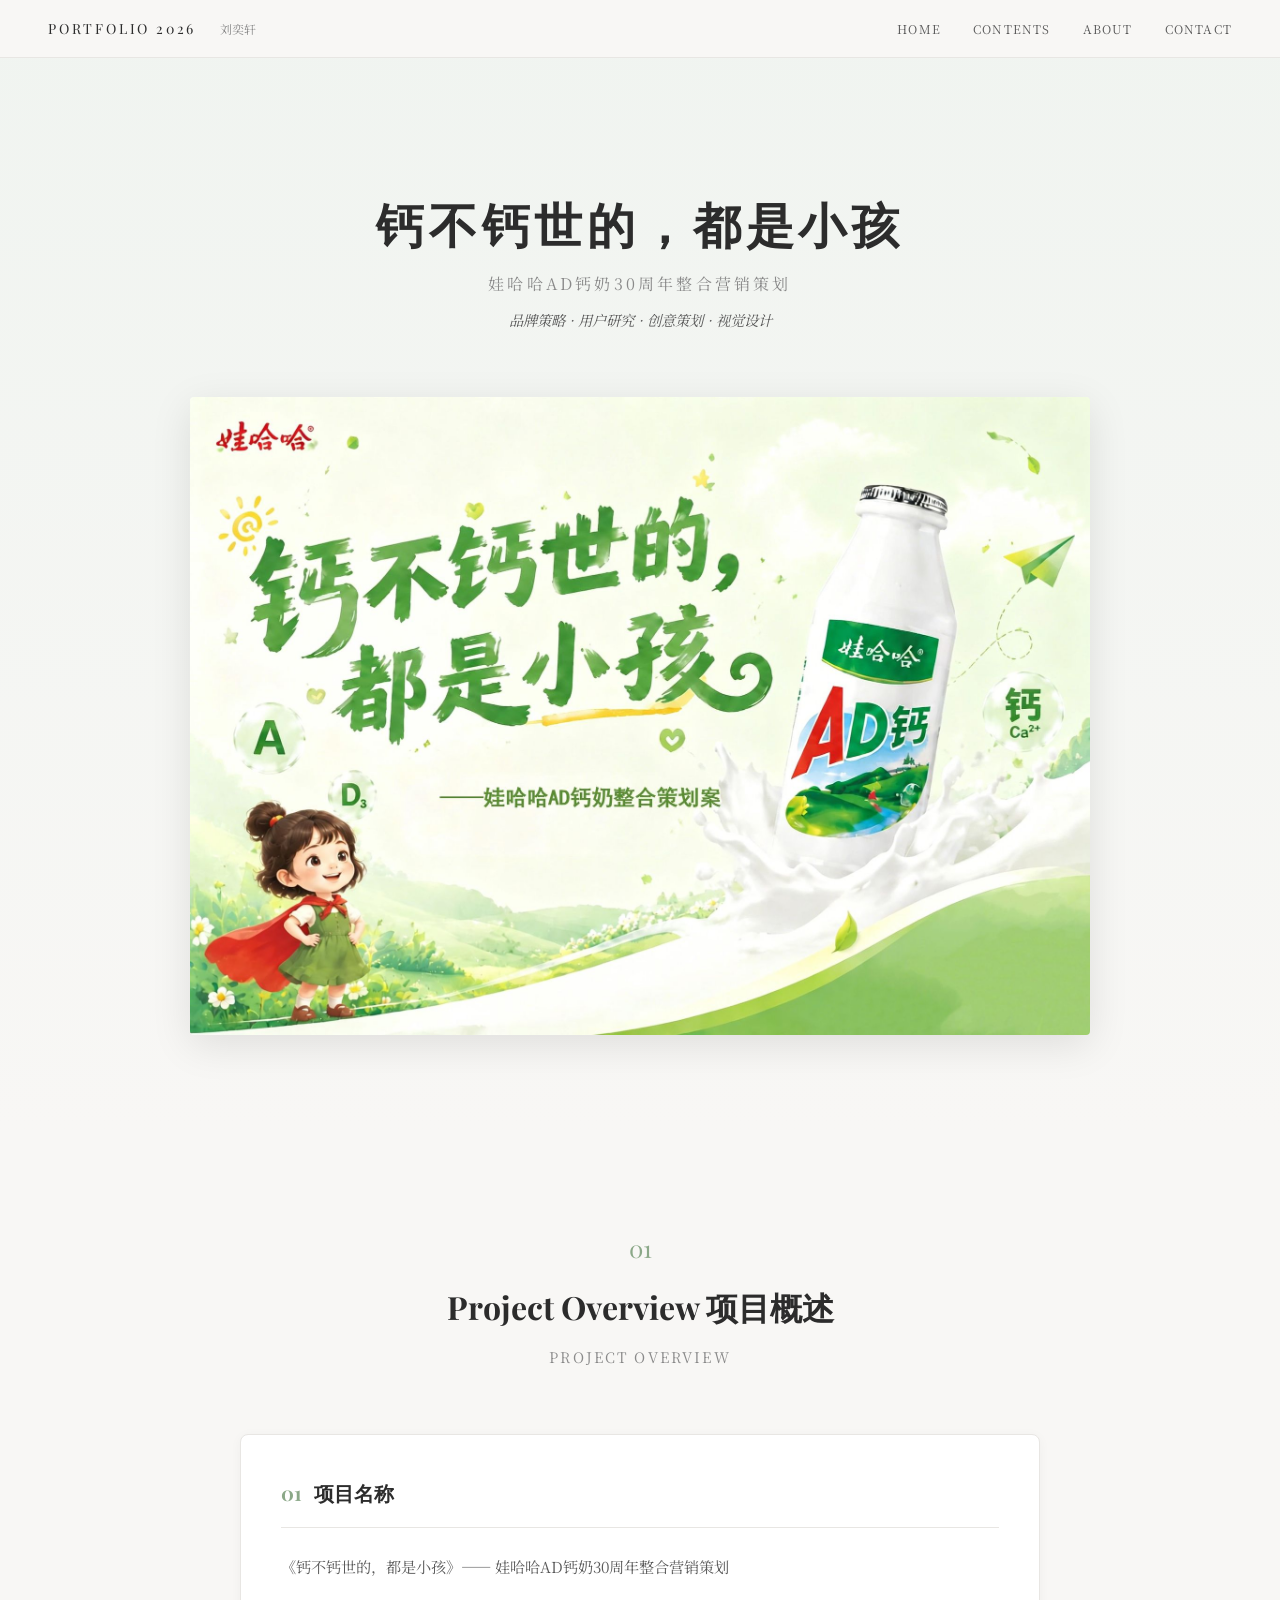
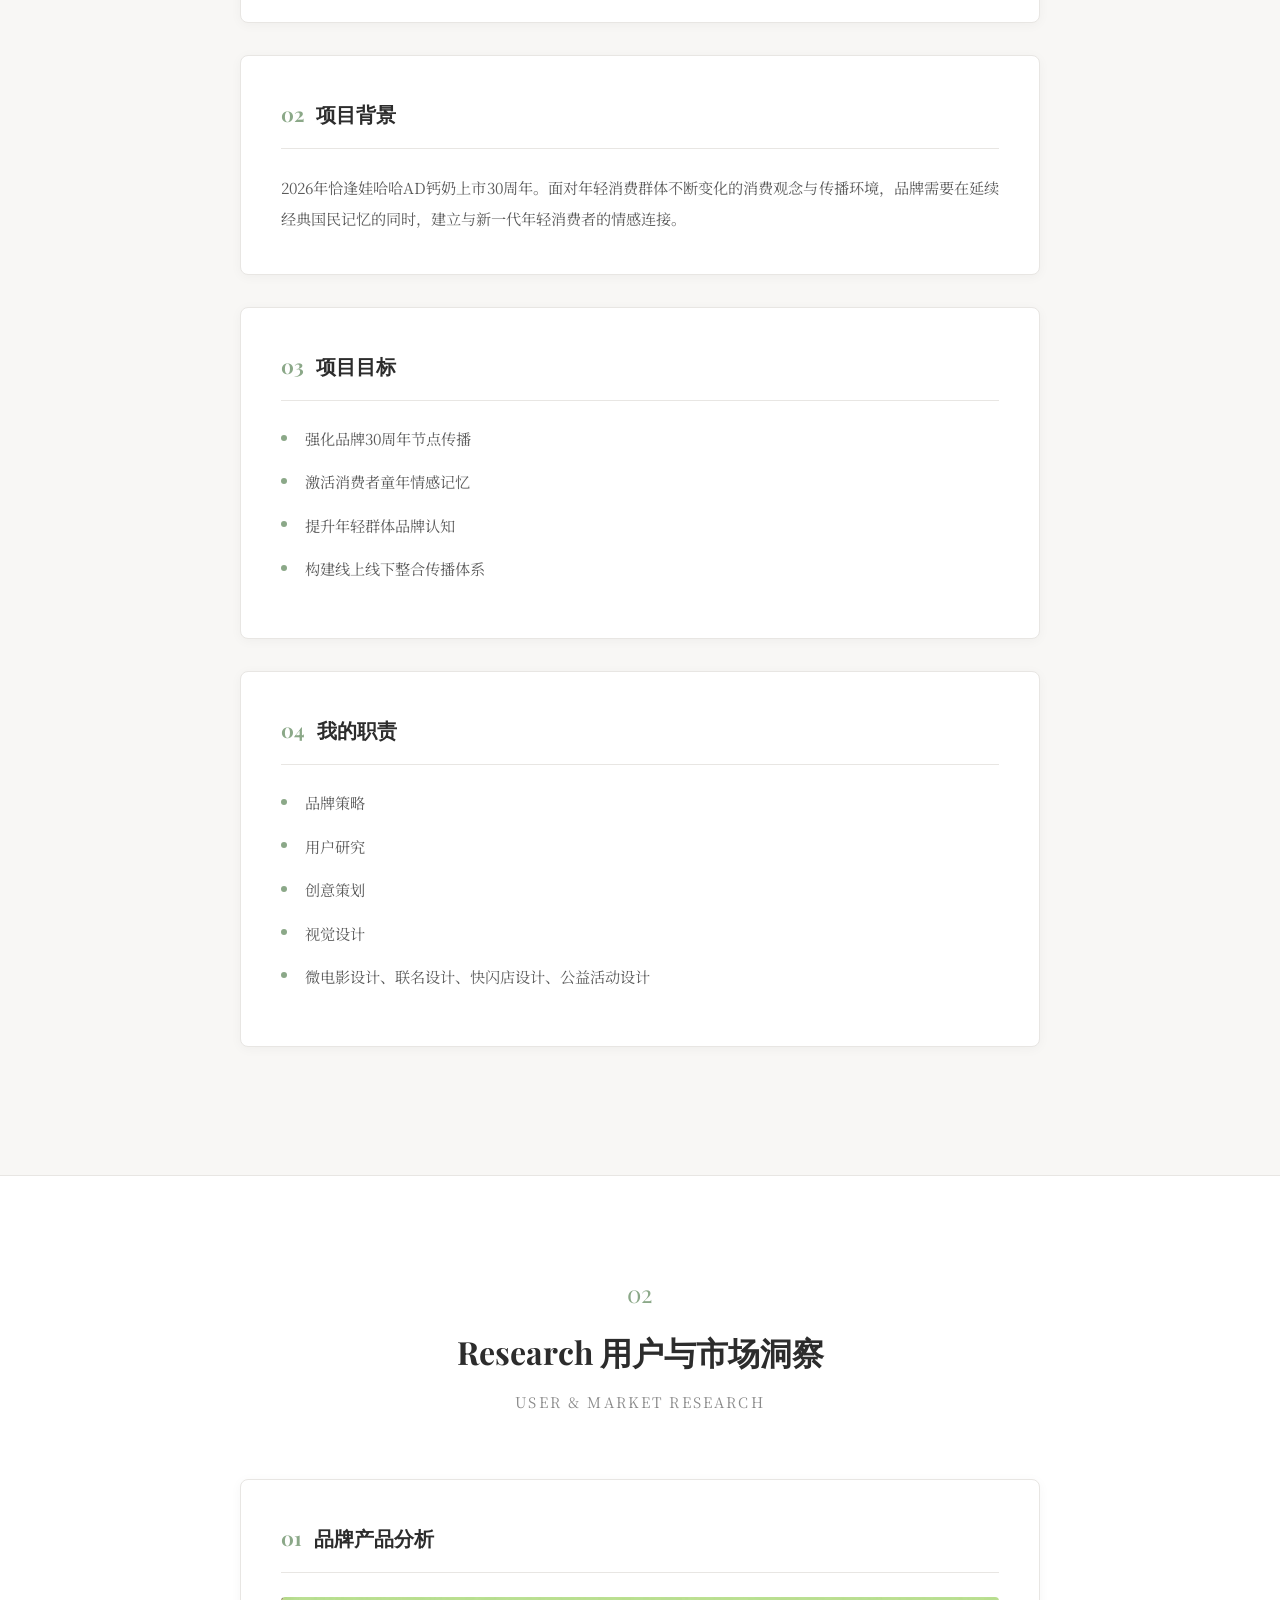
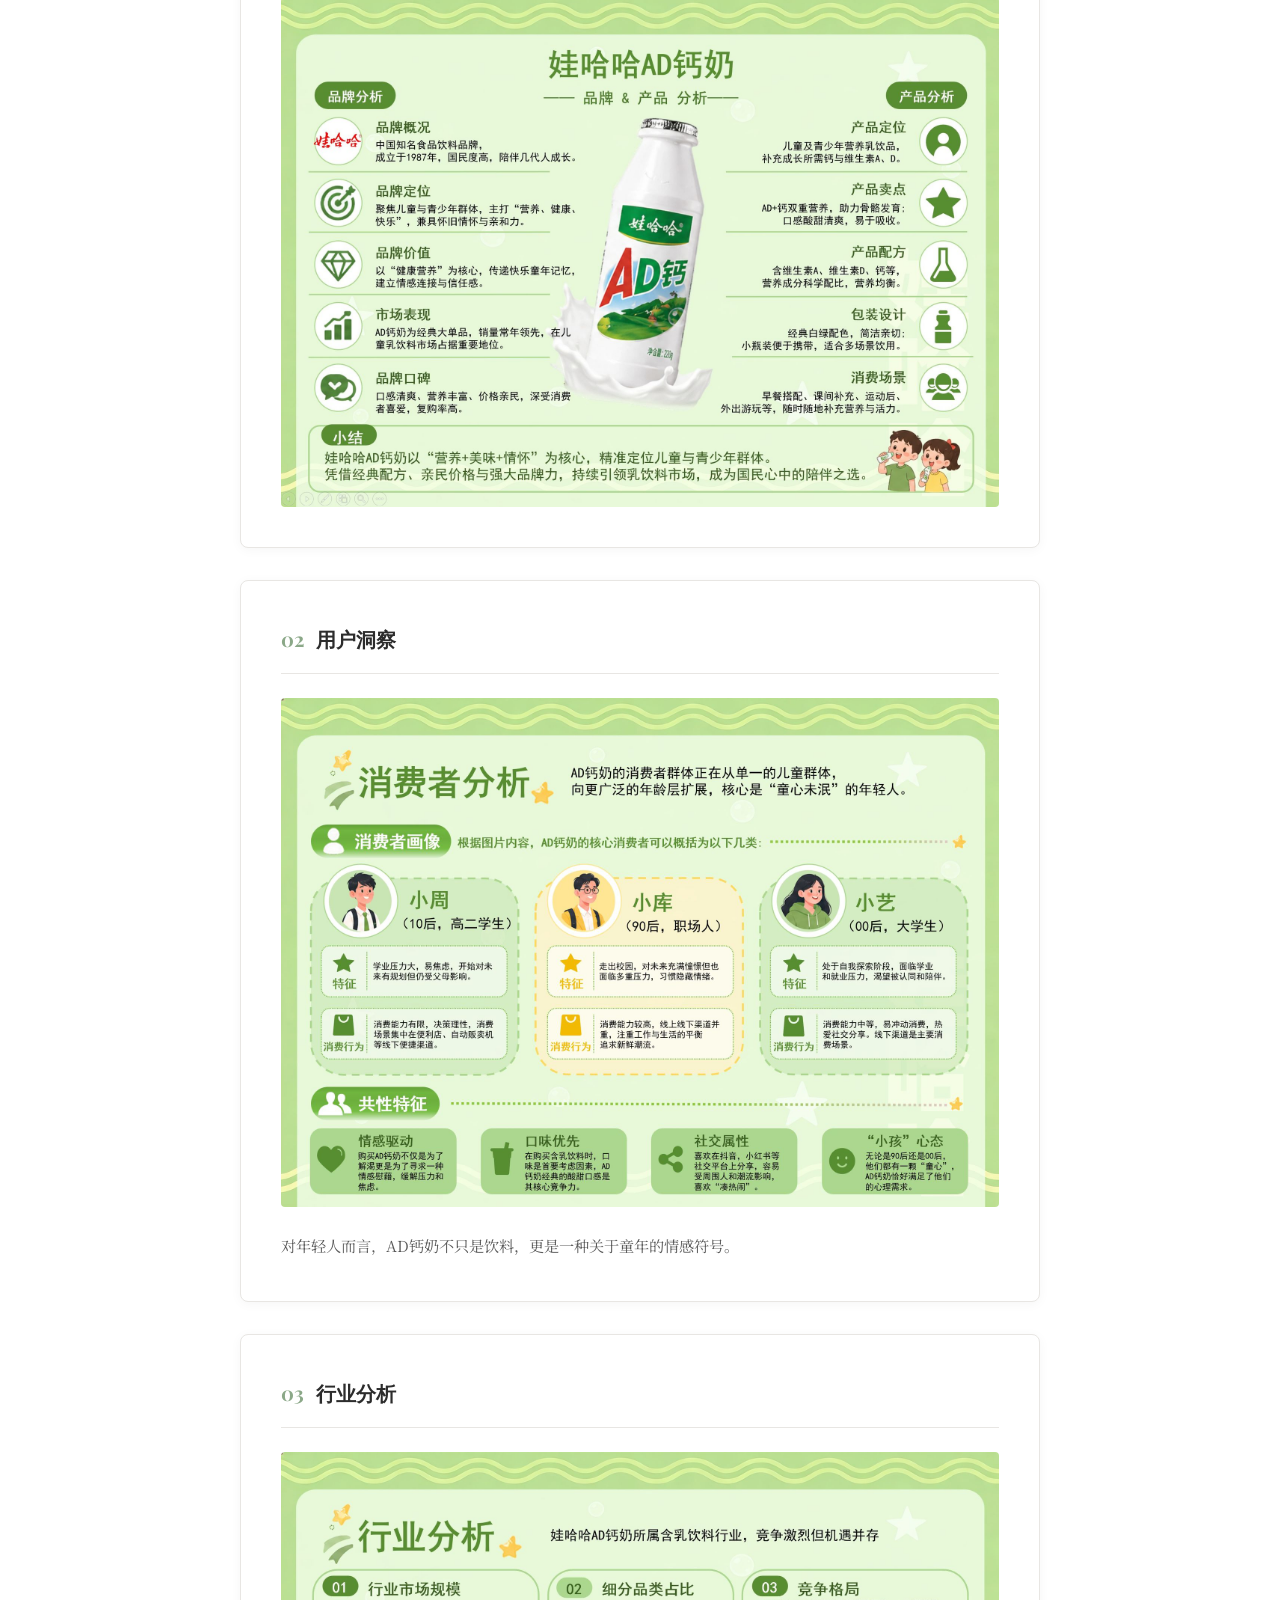
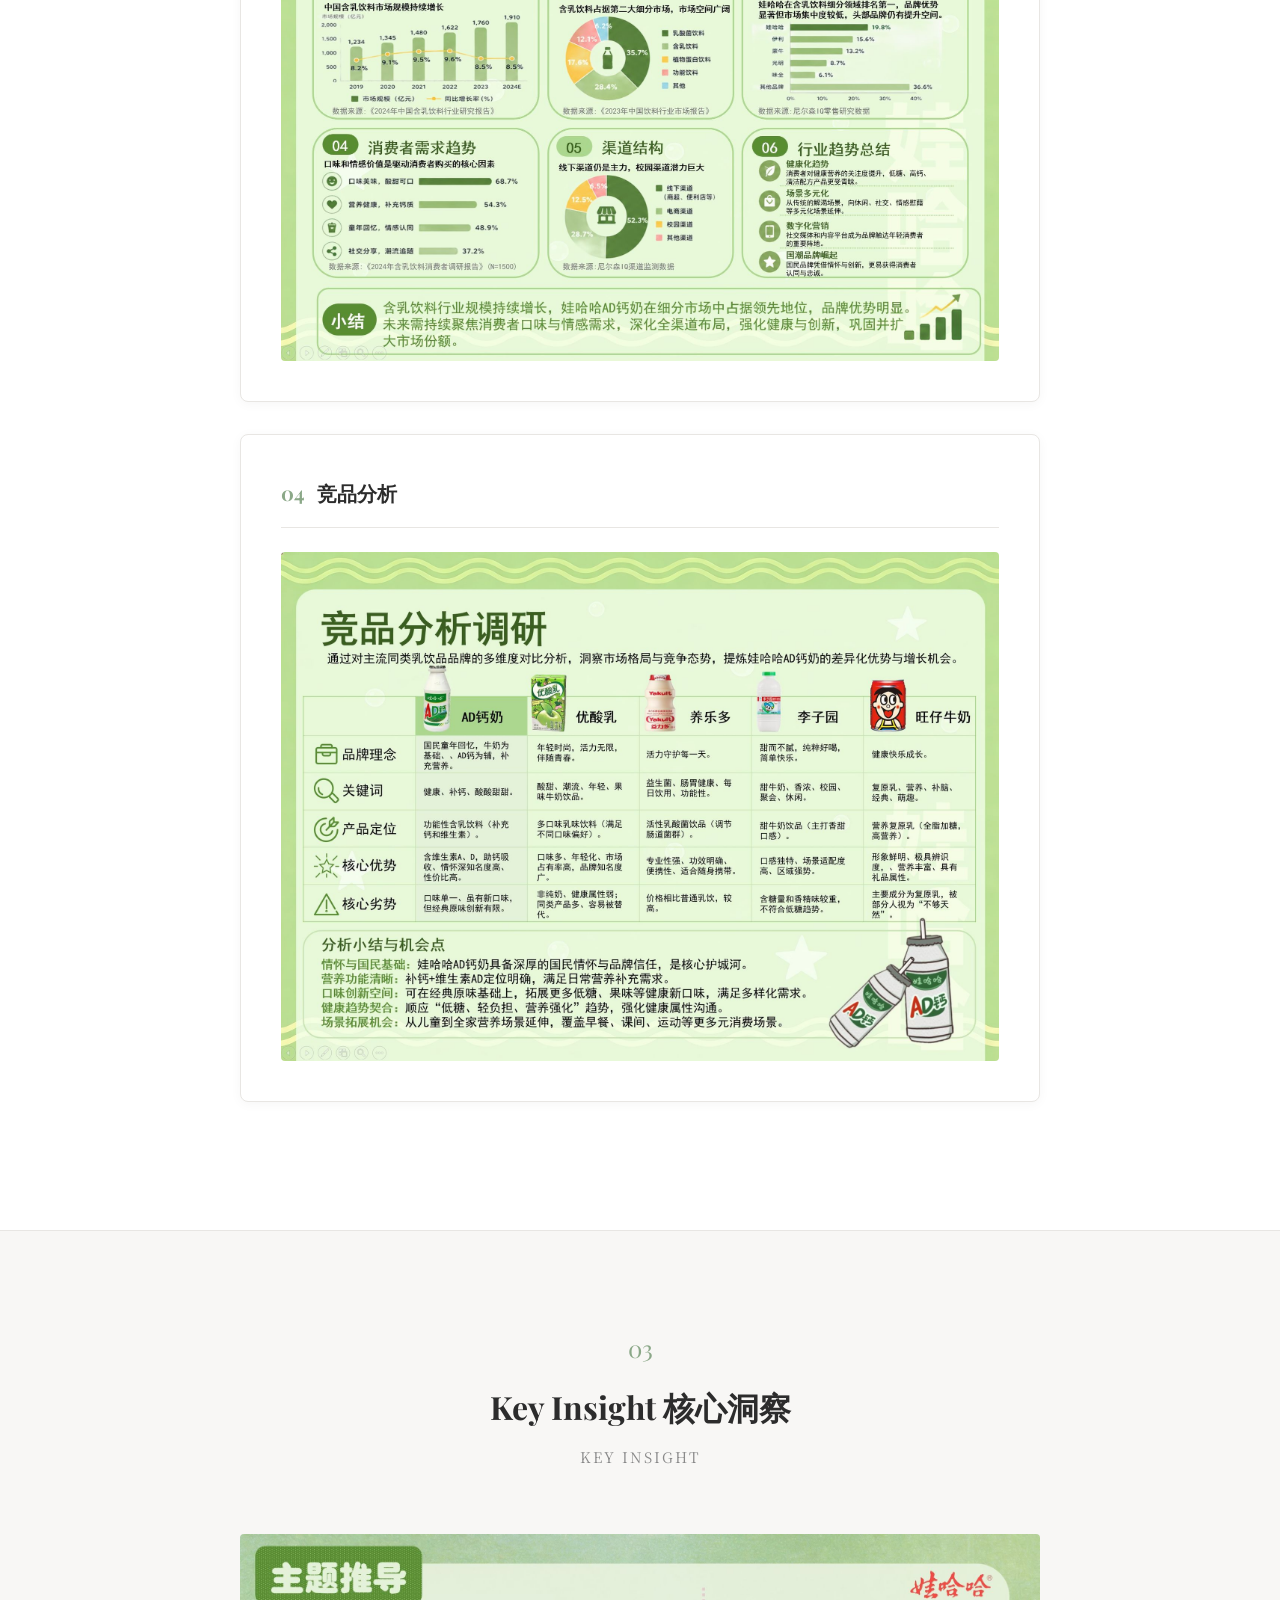
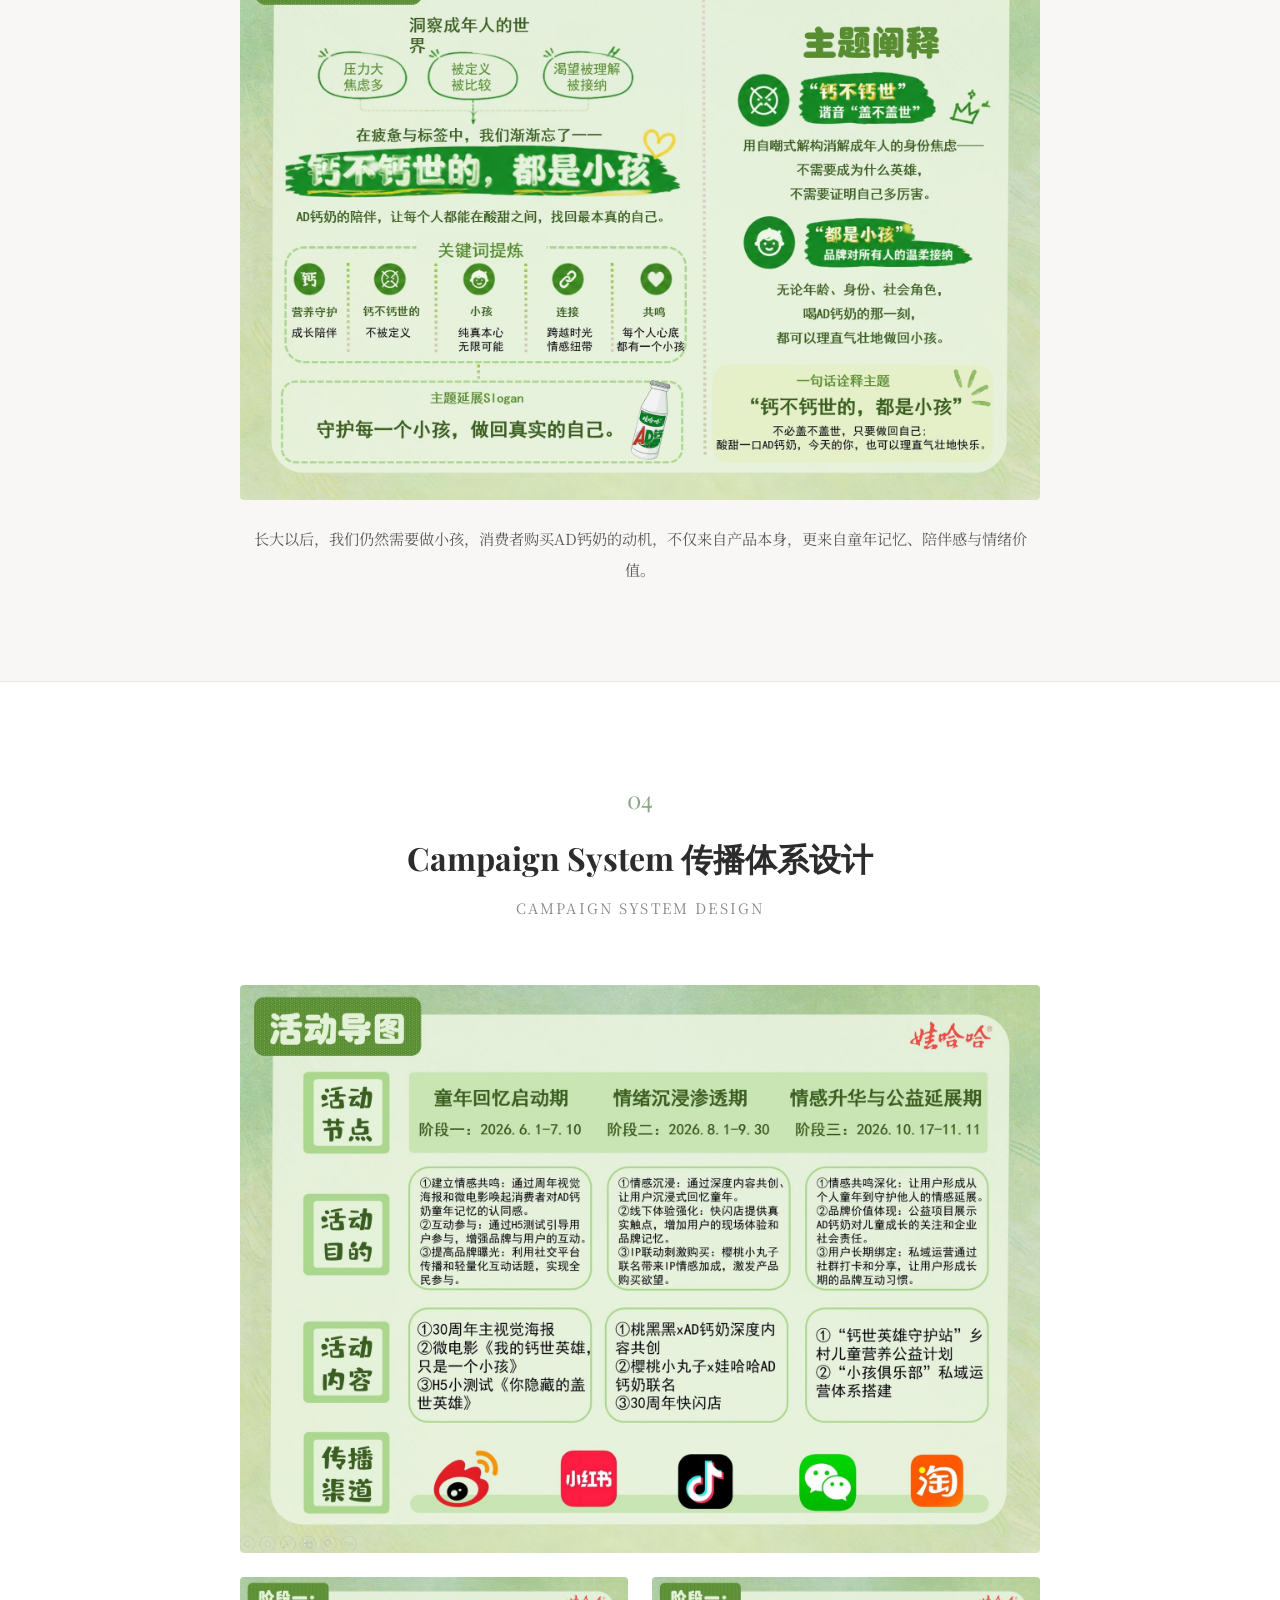
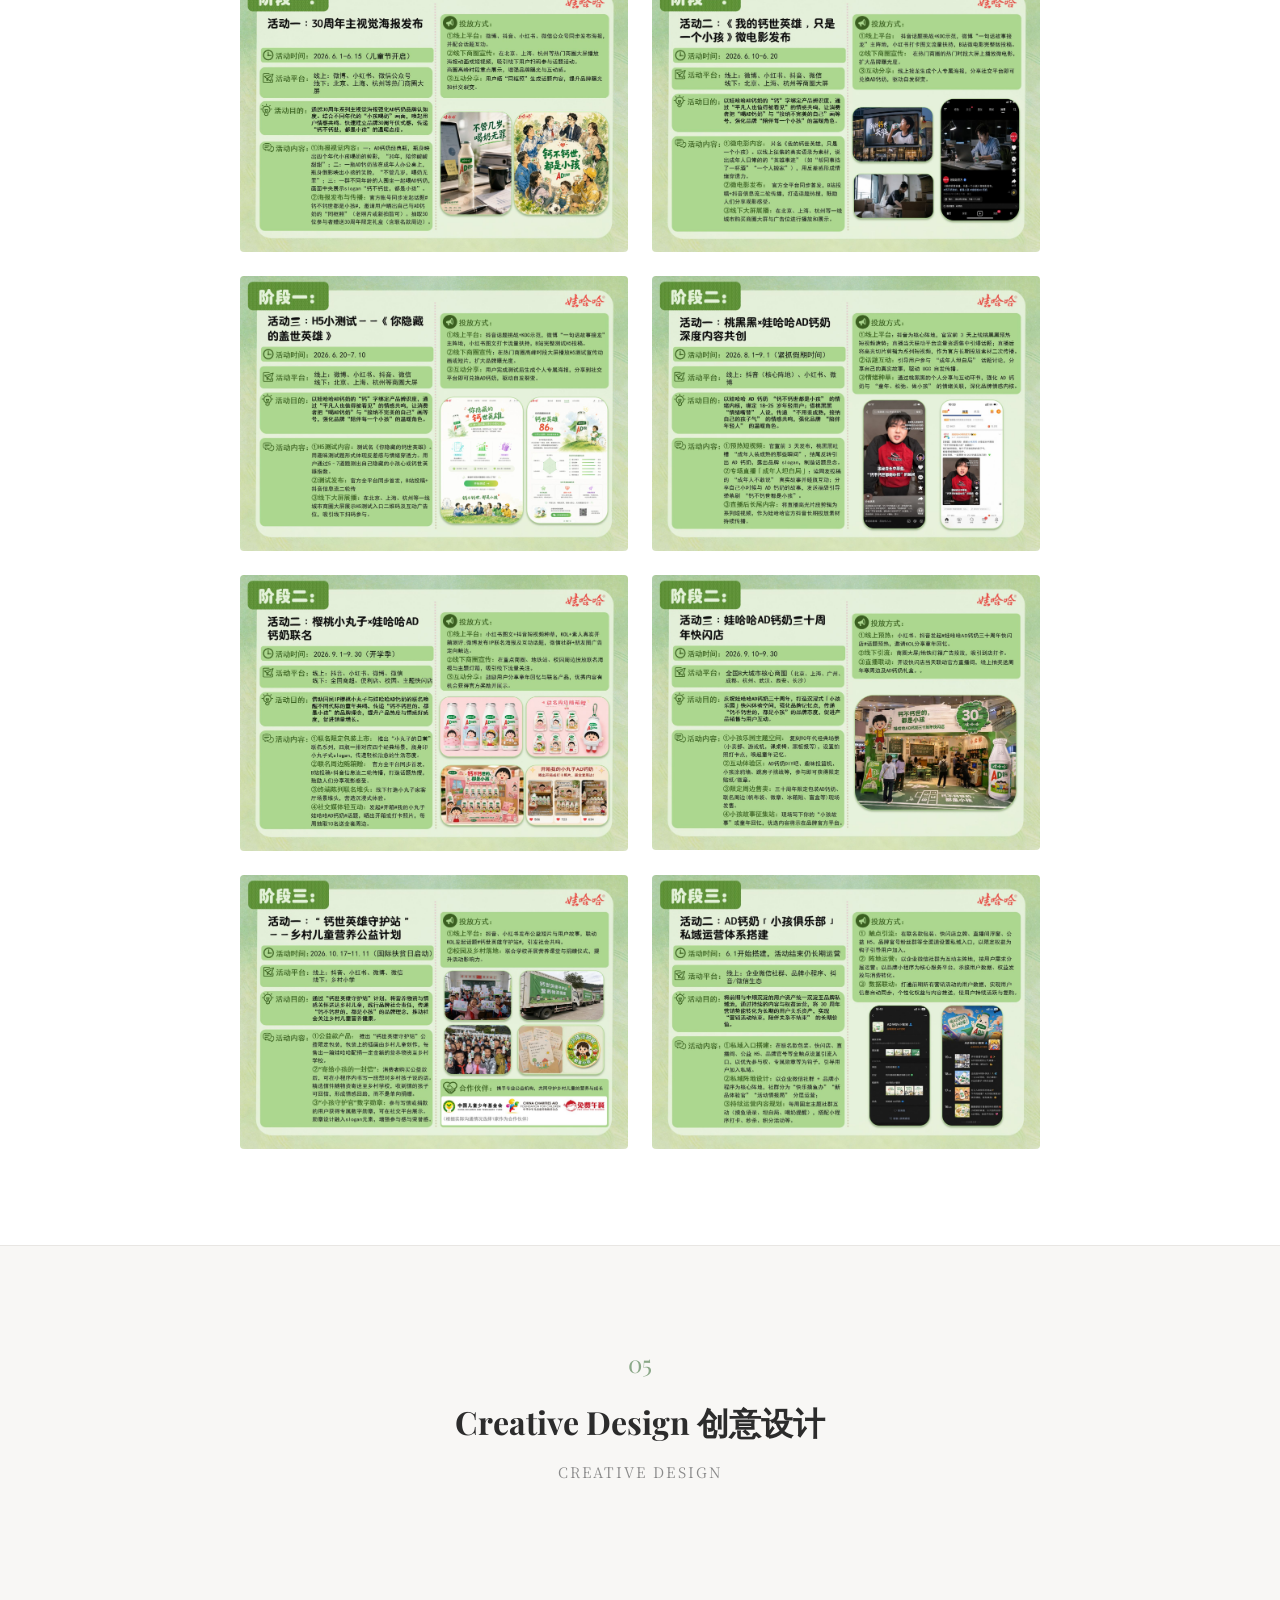
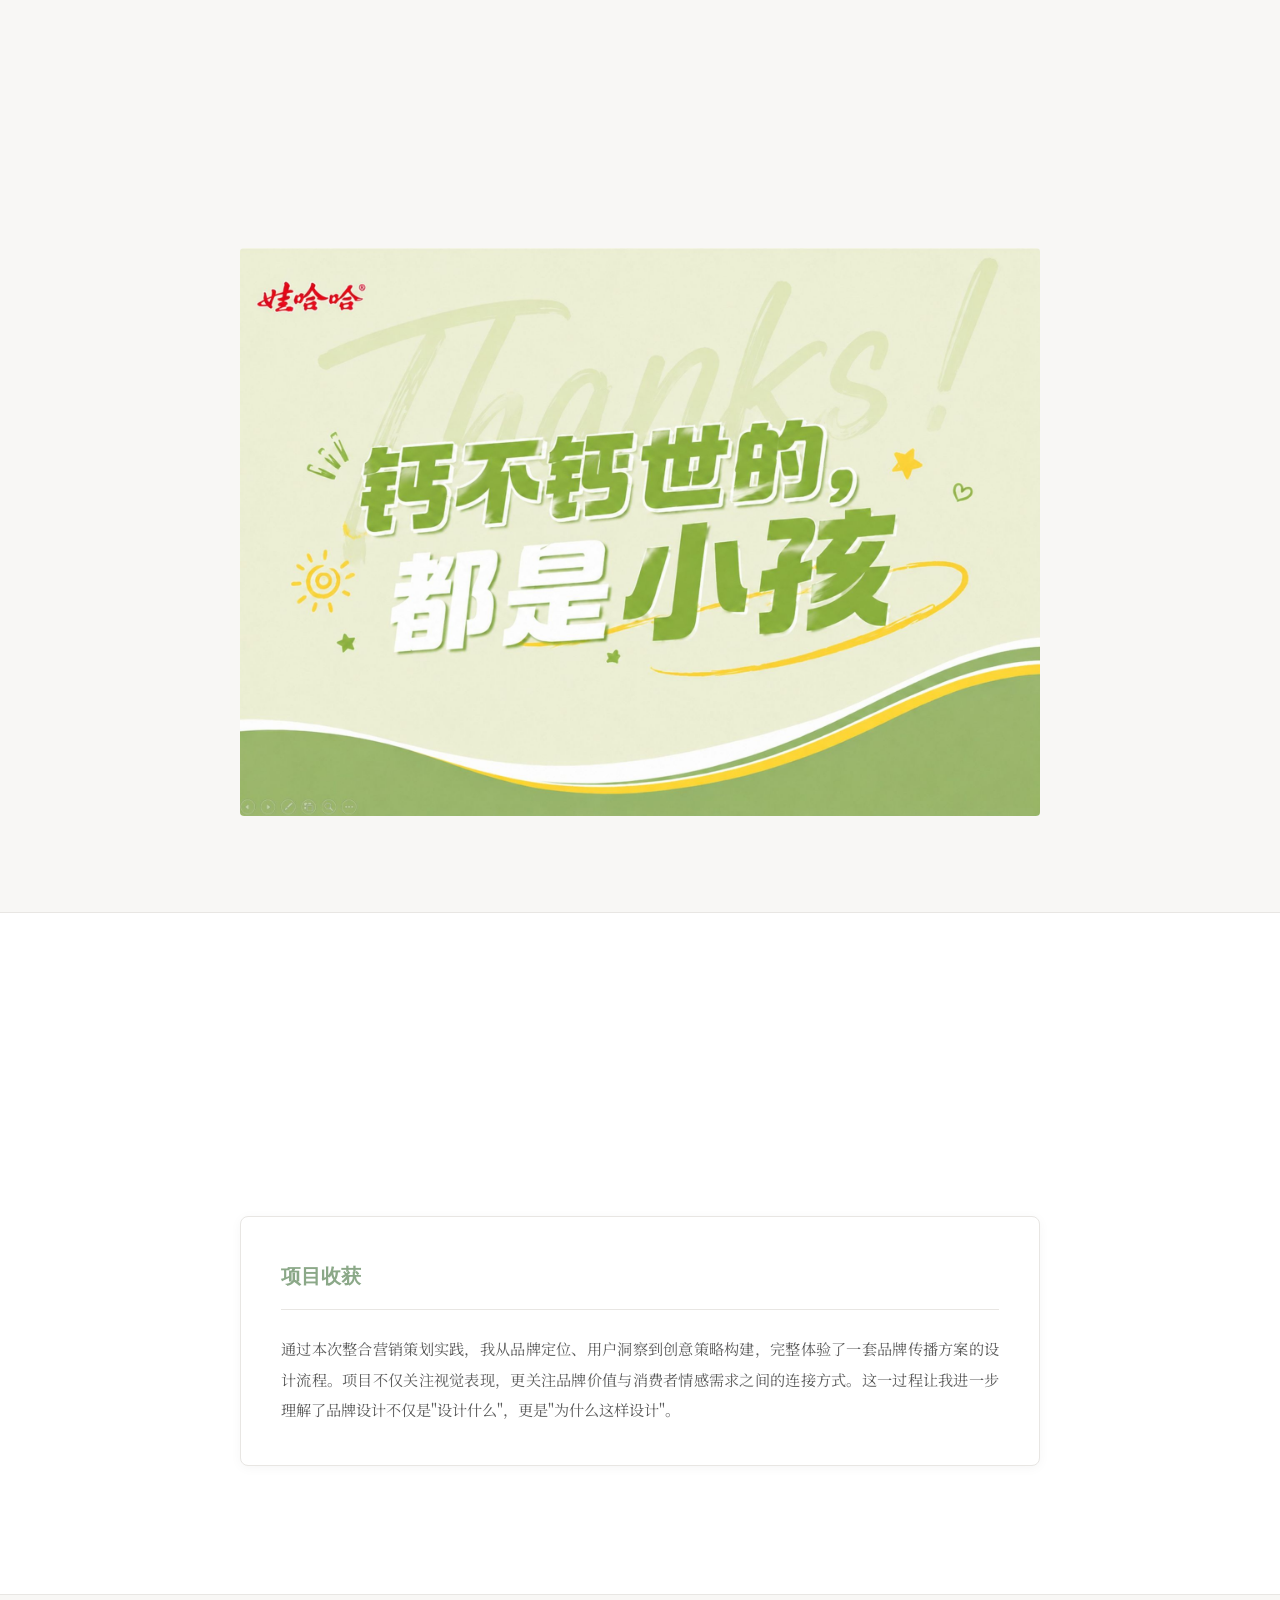
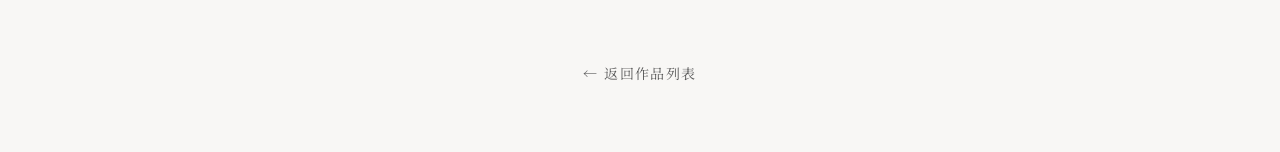
<file: project-wahaha.html>
<!DOCTYPE html>
<html lang="zh-CN">
<head>
    <meta charset="UTF-8">
    <meta name="viewport" content="width=device-width, initial-scale=1.0">
    <title>钙不钙世的，都是小孩 - 刘奕轩作品集</title>
    <link href="https://fonts.googleapis.com/css2?family=Playfair+Display:ital,wght@0,400;0,500;0,600;0,700;1,400&family=Noto+Serif+SC:wght@300;400;500;600;700&display=swap" rel="stylesheet">
    <style>
        * {
            margin: 0;
            padding: 0;
            box-sizing: border-box;
        }

        :root {
            --color-bg-primary: #f8f7f5;
            --color-bg-secondary: #ffffff;
            --color-text-primary: #2c2c2c;
            --color-text-secondary: #5a5a5a;
            --color-text-muted: #8a8a8a;
            --color-accent: #8ba888;
            --color-border: #e8e6e3;
            --color-card-bg: #ffffff;
        }

        html {
            scroll-behavior: smooth;
        }

        body {
            font-family: 'Noto Serif SC', serif;
            background-color: var(--color-bg-primary);
            color: var(--color-text-primary);
            line-height: 1.8;
            overflow-x: hidden;
            opacity: 0;
            transition: opacity 1s cubic-bezier(0.22, 1, 0.36, 1);
        }

        body.js-loaded {
            opacity: 1;
        }

        ::selection {
            background: var(--color-accent);
            color: #fff;
        }

        .navbar {
            position: fixed;
            top: 0;
            left: 0;
            right: 0;
            z-index: 100;
            display: flex;
            justify-content: space-between;
            align-items: center;
            padding: 1rem 3rem;
            background: rgba(248, 247, 245, 0.95);
            backdrop-filter: blur(10px);
            border-bottom: 1px solid var(--color-border);
            transition: all 0.5s cubic-bezier(0.22, 1, 0.36, 1);
        }

        .nav-left {
            display: flex;
            align-items: center;
            gap: 1.5rem;
        }

        .nav-brand {
            font-family: 'Playfair Display', serif;
            font-size: 0.875rem;
            letter-spacing: 0.2em;
            color: var(--color-text-primary);
        }

        .nav-author {
            font-size: 0.75rem;
            color: var(--color-text-muted);
        }

        .nav-right {
            display: flex;
            gap: 2rem;
        }

        .nav-link {
            font-size: 0.75rem;
            letter-spacing: 0.1em;
            color: var(--color-text-secondary);
            text-decoration: none;
            transition: color 0.4s cubic-bezier(0.22, 1, 0.36, 1);
        }

        .nav-link:hover {
            color: var(--color-accent);
        }

        .hero-section {
            padding: 12rem 3rem 6rem;
            text-align: center;
            background: linear-gradient(180deg, #f0f4f0 0%, #f8f7f5 100%);
        }

        .hero-content {
            margin-bottom: 4rem;
        }

        .hero-title {
            font-family: 'Playfair Display', serif;
            font-size: 3rem;
            font-weight: 600;
            color: var(--color-text-primary);
            margin-bottom: 1rem;
            letter-spacing: 0.1em;
            line-height: 1.3;
        }

        .hero-subtitle {
            font-size: 1rem;
            color: var(--color-text-muted);
            margin-bottom: 0.5rem;
            letter-spacing: 0.2em;
        }

        .hero-desc {
            font-size: 0.9rem;
            color: var(--color-text-secondary);
            font-style: italic;
        }

        .hero-image {
            max-width: 900px;
            width: 100%;
            margin: 0 auto;
            border-radius: 4px;
            overflow: hidden;
            box-shadow: 0 10px 40px rgba(0, 0, 0, 0.1);
            transition: transform 0.6s cubic-bezier(0.22, 1, 0.36, 1);
        }

        .hero-image:hover {
            transform: translateY(-4px);
        }

        .hero-image img {
            width: 100%;
            display: block;
        }

        .project-section {
            padding: 6rem 3rem;
            background: var(--color-bg-secondary);
            border-bottom: 1px solid var(--color-border);
        }

        .section-container {
            max-width: 800px;
            margin: 0 auto;
        }

        .section-header {
            text-align: center;
            margin-bottom: 4rem;
        }

        .section-number {
            font-family: 'Playfair Display', serif;
            font-size: 1.5rem;
            color: var(--color-accent);
            display: block;
            margin-bottom: 0.5rem;
        }

        .section-title {
            font-family: 'Playfair Display', serif;
            font-size: 2rem;
            color: var(--color-text-primary);
            margin-bottom: 0.5rem;
        }

        .section-title-cn {
            font-size: 0.9rem;
            color: var(--color-text-muted);
            letter-spacing: 0.15em;
        }

        .image-section {
            width: 100%;
        }

        .full-width-image {
            width: 100%;
            height: auto;
            display: block;
            border-radius: 4px;
        }

        .campaign-grid .full-width-image {
            max-width: 100%;
        }

        .content-card {
            background: var(--color-card-bg);
            border-radius: 8px;
            padding: 2.5rem;
            margin-bottom: 2rem;
            box-shadow: 0 2px 12px rgba(0, 0, 0, 0.04);
            border: 1px solid var(--color-border);
        }

        .content-card-title {
            font-family: 'Playfair Display', serif;
            font-size: 1.25rem;
            color: var(--color-text-primary);
            margin-bottom: 1.5rem;
            padding-bottom: 1rem;
            border-bottom: 1px solid var(--color-border);
        }

        .content-card-title span {
            color: var(--color-accent);
            margin-right: 0.75rem;
        }

        .content-card-text {
            font-size: 0.95rem;
            color: var(--color-text-secondary);
            line-height: 2;
            margin-bottom: 1.5rem;
            text-align: justify;
        }

        .content-card-text:last-child {
            margin-bottom: 0;
        }

        .content-list {
            list-style: none;
            padding: 0;
            margin: 0;
        }

        .content-list li {
            position: relative;
            padding-left: 1.5rem;
            margin-bottom: 1rem;
            font-size: 0.95rem;
            color: var(--color-text-secondary);
            line-height: 1.8;
        }

        .content-list li::before {
            content: '';
            position: absolute;
            left: 0;
            top: 0.6rem;
            width: 6px;
            height: 6px;
            background: var(--color-accent);
            border-radius: 50%;
        }

        .campaign-grid {
            display: flex;
            flex-direction: column;
            gap: 1.5rem;
        }

        .campaign-full {
            width: 100%;
        }

        .campaign-duo {
            display: grid;
            grid-template-columns: 1fr 1fr;
            gap: 1.5rem;
        }

        .campaign-duo img {
            width: 100%;
            height: auto;
            border-radius: 4px;
        }

        .campaign-full img {
            width: 100%;
            height: auto;
            border-radius: 4px;
        }

        .project-footer {
            padding: 4rem 3rem;
            text-align: center;
            background: var(--color-bg-primary);
        }

        .back-link {
            display: inline-flex;
            align-items: center;
            gap: 0.5rem;
            font-size: 0.875rem;
            color: var(--color-text-secondary);
            text-decoration: none;
            transition: color 0.4s cubic-bezier(0.22, 1, 0.36, 1);
            letter-spacing: 0.1em;
        }

        .back-link:hover {
            color: var(--color-accent);
        }

        .fade-in {
            opacity: 0;
            transform: translateY(40px);
            transition: opacity 1s cubic-bezier(0.22, 1, 0.36, 1), transform 1s cubic-bezier(0.22, 1, 0.36, 1);
        }

        .fade-in.visible {
            opacity: 1;
            transform: translateY(0);
        }

        .fade-in-left {
            opacity: 0;
            transform: translateX(-30px);
            transition: opacity 1s cubic-bezier(0.22, 1, 0.36, 1), transform 1s cubic-bezier(0.22, 1, 0.36, 1);
        }

        .fade-in-left.visible {
            opacity: 1;
            transform: translateX(0);
        }

        .fade-in-right {
            opacity: 0;
            transform: translateX(30px);
            transition: opacity 1s cubic-bezier(0.22, 1, 0.36, 1), transform 1s cubic-bezier(0.22, 1, 0.36, 1);
        }

        .fade-in-right.visible {
            opacity: 1;
            transform: translateX(0);
        }

        .scale-in {
            opacity: 0;
            transform: scale(0.95);
            transition: opacity 1s cubic-bezier(0.22, 1, 0.36, 1), transform 1s cubic-bezier(0.22, 1, 0.36, 1);
        }

        .scale-in.visible {
            opacity: 1;
            transform: scale(1);
        }

        @media (max-width: 768px) {
            .navbar {
                padding: 1rem;
            }

            .nav-right {
                gap: 1rem;
            }

            .hero-section {
                padding: 8rem 1rem 4rem;
            }

            .hero-title {
                font-size: 2rem;
            }

            .project-section {
                padding: 4rem 1rem;
            }

            .content-card {
                padding: 1.5rem;
            }
        }
    </style>
</head>
<body>
    <script>
        document.documentElement.classList.add('js-loaded');
    </script>

    <nav class="navbar">
        <div class="nav-left">
            <span class="nav-brand">PORTFOLIO 2026</span>
            <span class="nav-author">刘奕轩</span>
        </div>
        <div class="nav-right">
            <a href="index.html#home" class="nav-link">HOME</a>
            <a href="index.html#contents" class="nav-link">CONTENTS</a>
            <a href="index.html#about" class="nav-link">ABOUT</a>
            <a href="index.html#contact" class="nav-link">CONTACT</a>
        </div>
    </nav>

    <header class="hero-section">
        <div class="hero-content fade-in">
            <h1 class="hero-title">钙不钙世的，都是小孩</h1>
            <p class="hero-subtitle">娃哈哈AD钙奶30周年整合营销策划</p>
            <p class="hero-desc">品牌策略 · 用户研究 · 创意策划 · 视觉设计</p>
        </div>
        <div class="hero-image scale-in">
            <img src="images/wahaha-adcover.jpg" alt="娃哈哈AD钙奶策划案封面">
        </div>
    </header>

    <section class="project-section" style="background: var(--color-bg-primary);">
        <div class="section-container">
            <div class="section-header fade-in">
                <span class="section-number">01</span>
                <h2 class="section-title">Project Overview 项目概述</h2>
                <p class="section-title-cn">PROJECT OVERVIEW</p>
            </div>

            <div class="content-card fade-in-left">
                <h3 class="content-card-title"><span>01</span>项目名称</h3>
                <p class="content-card-text">《钙不钙世的，都是小孩》—— 娃哈哈AD钙奶30周年整合营销策划</p>
            </div>

            <div class="content-card fade-in-right">
                <h3 class="content-card-title"><span>02</span>项目背景</h3>
                <p class="content-card-text">2026年恰逢娃哈哈AD钙奶上市30周年。面对年轻消费群体不断变化的消费观念与传播环境，品牌需要在延续经典国民记忆的同时，建立与新一代年轻消费者的情感连接。</p>
            </div>

            <div class="content-card fade-in-left">
                <h3 class="content-card-title"><span>03</span>项目目标</h3>
                <ul class="content-list">
                    <li>强化品牌30周年节点传播</li>
                    <li>激活消费者童年情感记忆</li>
                    <li>提升年轻群体品牌认知</li>
                    <li>构建线上线下整合传播体系</li>
                </ul>
            </div>

            <div class="content-card fade-in-right">
                <h3 class="content-card-title"><span>04</span>我的职责</h3>
                <ul class="content-list">
                    <li>品牌策略</li>
                    <li>用户研究</li>
                    <li>创意策划</li>
                    <li>视觉设计</li>
                    <li>微电影设计、联名设计、快闪店设计、公益活动设计</li>
                </ul>
            </div>
        </div>
    </section>

    <section class="project-section">
        <div class="section-container">
            <div class="section-header fade-in">
                <span class="section-number">02</span>
                <h2 class="section-title">Research 用户与市场洞察</h2>
                <p class="section-title-cn">USER & MARKET RESEARCH</p>
            </div>

            <div class="content-card fade-in-left">
                <h3 class="content-card-title"><span>01</span>品牌产品分析</h3>
                <div class="image-section scale-in">
                    <img src="images/wahaha-4.jpg" alt="品牌产品分析" class="full-width-image">
                </div>
            </div>

            <div class="content-card fade-in-right">
                <h3 class="content-card-title"><span>02</span>用户洞察</h3>
                <div class="image-section scale-in">
                    <img src="images/wahaha-3.jpg" alt="用户洞察" class="full-width-image">
                </div>
                <p class="content-card-text" style="margin-top: 1.5rem;">对年轻人而言，AD钙奶不只是饮料，更是一种关于童年的情感符号。</p>
            </div>

            <div class="content-card fade-in-left">
                <h3 class="content-card-title"><span>03</span>行业分析</h3>
                <div class="image-section scale-in">
                    <img src="images/wahaha-2.jpg" alt="行业分析" class="full-width-image">
                </div>
            </div>

            <div class="content-card fade-in-right">
                <h3 class="content-card-title"><span>04</span>竞品分析</h3>
                <div class="image-section scale-in">
                    <img src="images/wahaha-1.jpg" alt="竞品分析" class="full-width-image">
                </div>
            </div>
        </div>
    </section>

    <section class="project-section" style="background: var(--color-bg-primary);">
        <div class="section-container">
            <div class="section-header fade-in">
                <span class="section-number">03</span>
                <h2 class="section-title">Key Insight 核心洞察</h2>
                <p class="section-title-cn">KEY INSIGHT</p>
            </div>

            <div class="image-section scale-in">
                <img src="images/wahaha-5.jpg" alt="核心洞察" class="full-width-image">
            </div>
            <p class="content-card-text" style="margin-top: 1.5rem; text-align: center;">长大以后，我们仍然需要做小孩，消费者购买AD钙奶的动机，不仅来自产品本身，更来自童年记忆、陪伴感与情绪价值。</p>
        </div>
    </section>

    <section class="project-section">
        <div class="section-container">
            <div class="section-header fade-in">
                <span class="section-number">04</span>
                <h2 class="section-title">Campaign System 传播体系设计</h2>
                <p class="section-title-cn">CAMPAIGN SYSTEM DESIGN</p>
            </div>

            <div class="campaign-grid">
                <div class="campaign-full scale-in">
                    <img src="images/wahaha-campaign-1.jpg" alt="传播体系设计" class="full-width-image">
                </div>

                <div class="campaign-duo">
                    <div class="scale-in">
                        <img src="images/wahaha-campaign-2.jpg" alt="传播体系设计" class="full-width-image">
                    </div>
                    <div class="scale-in" style="transition-delay: 0.15s;">
                        <img src="images/wahaha-campaign-3.jpg" alt="传播体系设计" class="full-width-image">
                    </div>
                </div>

                <div class="campaign-duo">
                    <div class="scale-in">
                        <img src="images/wahaha-campaign-4.jpg" alt="传播体系设计" class="full-width-image">
                    </div>
                    <div class="scale-in" style="transition-delay: 0.15s;">
                        <img src="images/wahaha-campaign-5.jpg" alt="传播体系设计" class="full-width-image">
                    </div>
                </div>

                <div class="campaign-duo">
                    <div class="scale-in">
                        <img src="images/wahaha-campaign-6.jpg" alt="传播体系设计" class="full-width-image">
                    </div>
                    <div class="scale-in" style="transition-delay: 0.15s;">
                        <img src="images/wahaha-campaign-7.jpg" alt="传播体系设计" class="full-width-image">
                    </div>
                </div>

                <div class="campaign-duo">
                    <div class="scale-in">
                        <img src="images/wahaha-campaign-8.jpg" alt="传播体系设计" class="full-width-image">
                    </div>
                    <div class="scale-in" style="transition-delay: 0.15s;">
                        <img src="images/wahaha-campaign-9.jpg" alt="传播体系设计" class="full-width-image">
                    </div>
                </div>
            </div>
        </div>
    </section>

    <section class="project-section" style="background: var(--color-bg-primary);">
        <div class="section-container">
            <div class="section-header fade-in">
                <span class="section-number">05</span>
                <h2 class="section-title">Creative Design 创意设计</h2>
                <p class="section-title-cn">CREATIVE DESIGN</p>
            </div>

            <div class="campaign-grid">
                <div class="campaign-duo">
                    <div class="scale-in">
                        <img src="images/wahaha-creative-1.jpg" alt="创意设计" class="full-width-image">
                    </div>
                    <div class="scale-in" style="transition-delay: 0.15s;">
                        <img src="images/wahaha-creative-2.jpg" alt="创意设计" class="full-width-image">
                    </div>
                </div>
                <div class="campaign-full scale-in" style="transition-delay: 0.3s;">
                    <img src="images/wahaha-creative-3.jpg" alt="创意设计" class="full-width-image">
                </div>
            </div>
        </div>
    </section>

    <section class="project-section">
        <div class="section-container">
            <div class="section-header fade-in">
                <span class="section-number">06</span>
                <h2 class="section-title">Project Reflection 项目总结</h2>
                <p class="section-title-cn">PROJECT REFLECTION</p>
            </div>

            <div class="content-card fade-in-left">
                <h3 class="content-card-title"><span>项目收获</span></h3>
                <p class="content-card-text">通过本次整合营销策划实践，我从品牌定位、用户洞察到创意策略构建，完整体验了一套品牌传播方案的设计流程。项目不仅关注视觉表现，更关注品牌价值与消费者情感需求之间的连接方式。这一过程让我进一步理解了品牌设计不仅是"设计什么"，更是"为什么这样设计"。</p>
            </div>
        </div>
    </section>

    <footer class="project-footer">
        <div class="footer-content">
            <a href="index.html" class="back-link">← 返回作品列表</a>
        </div>
    </footer>

    <script src="script.js"></script>
</body>
</html>
</file>
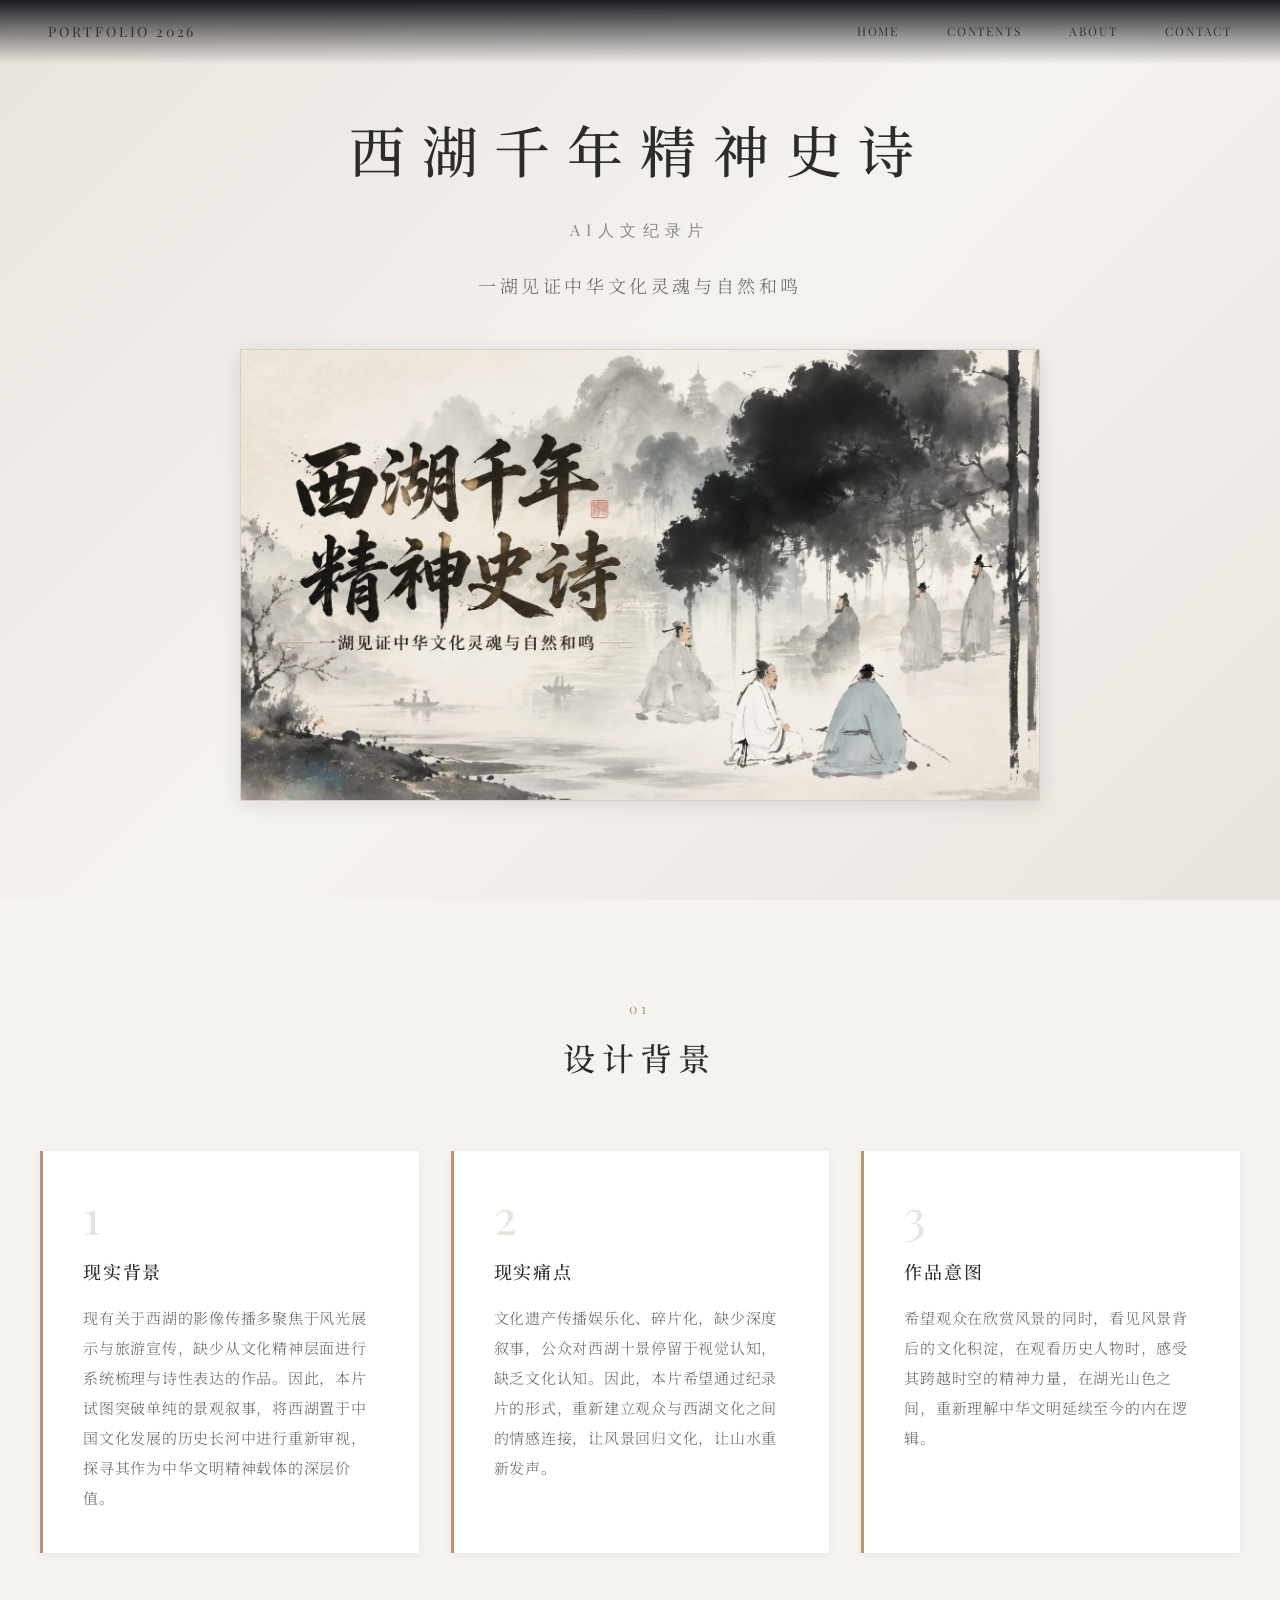
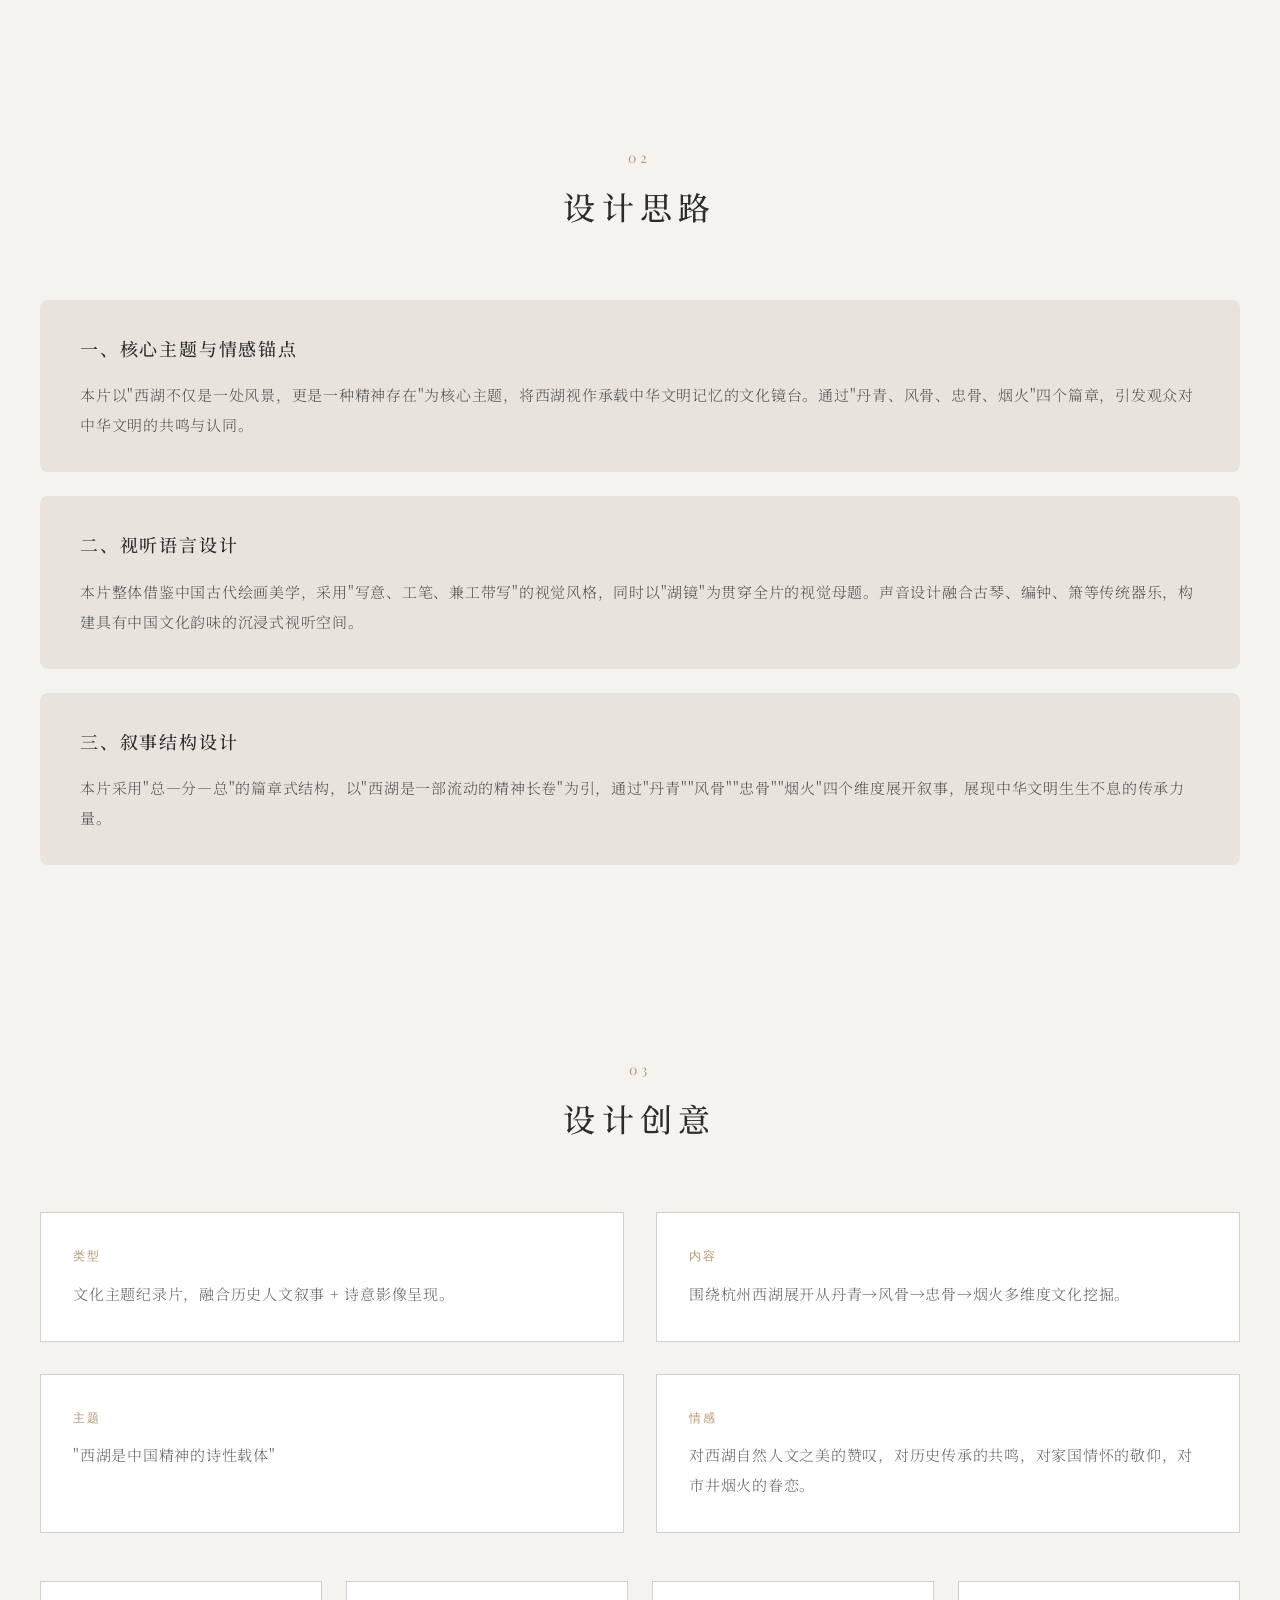
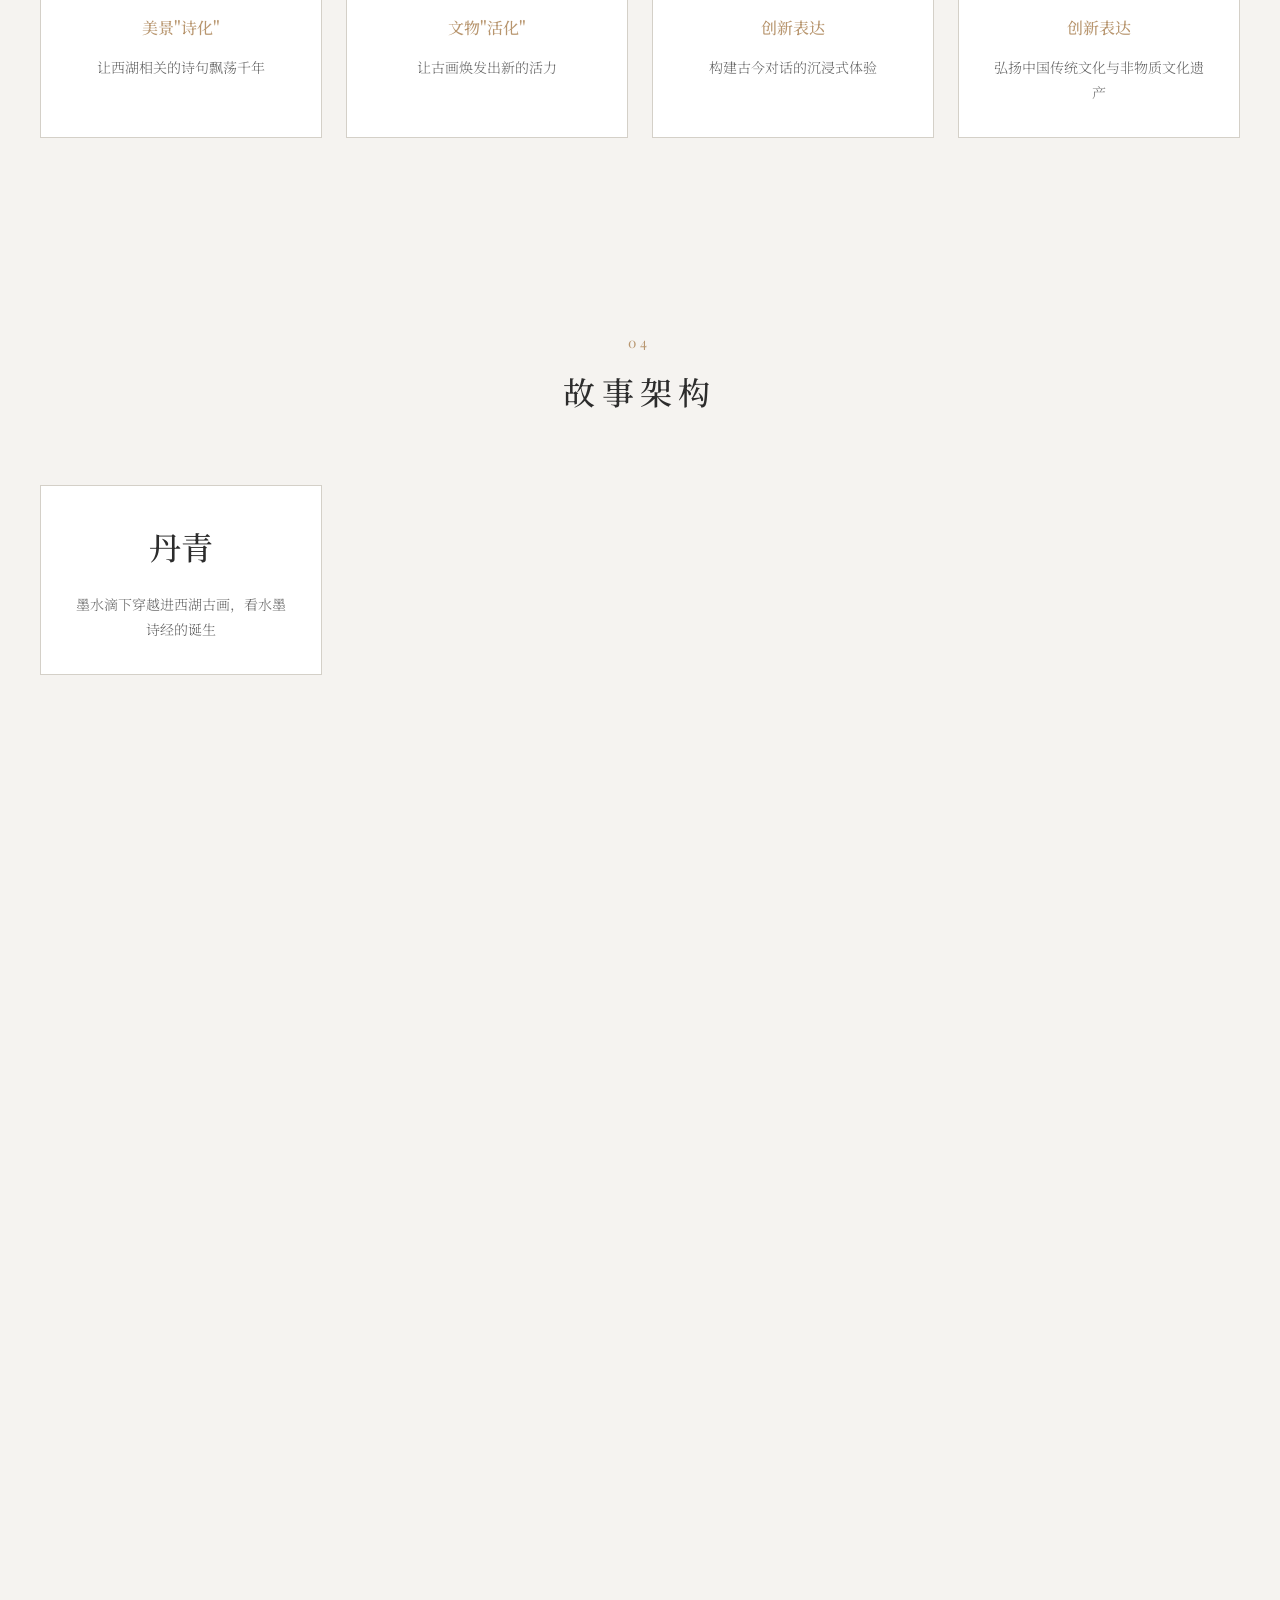
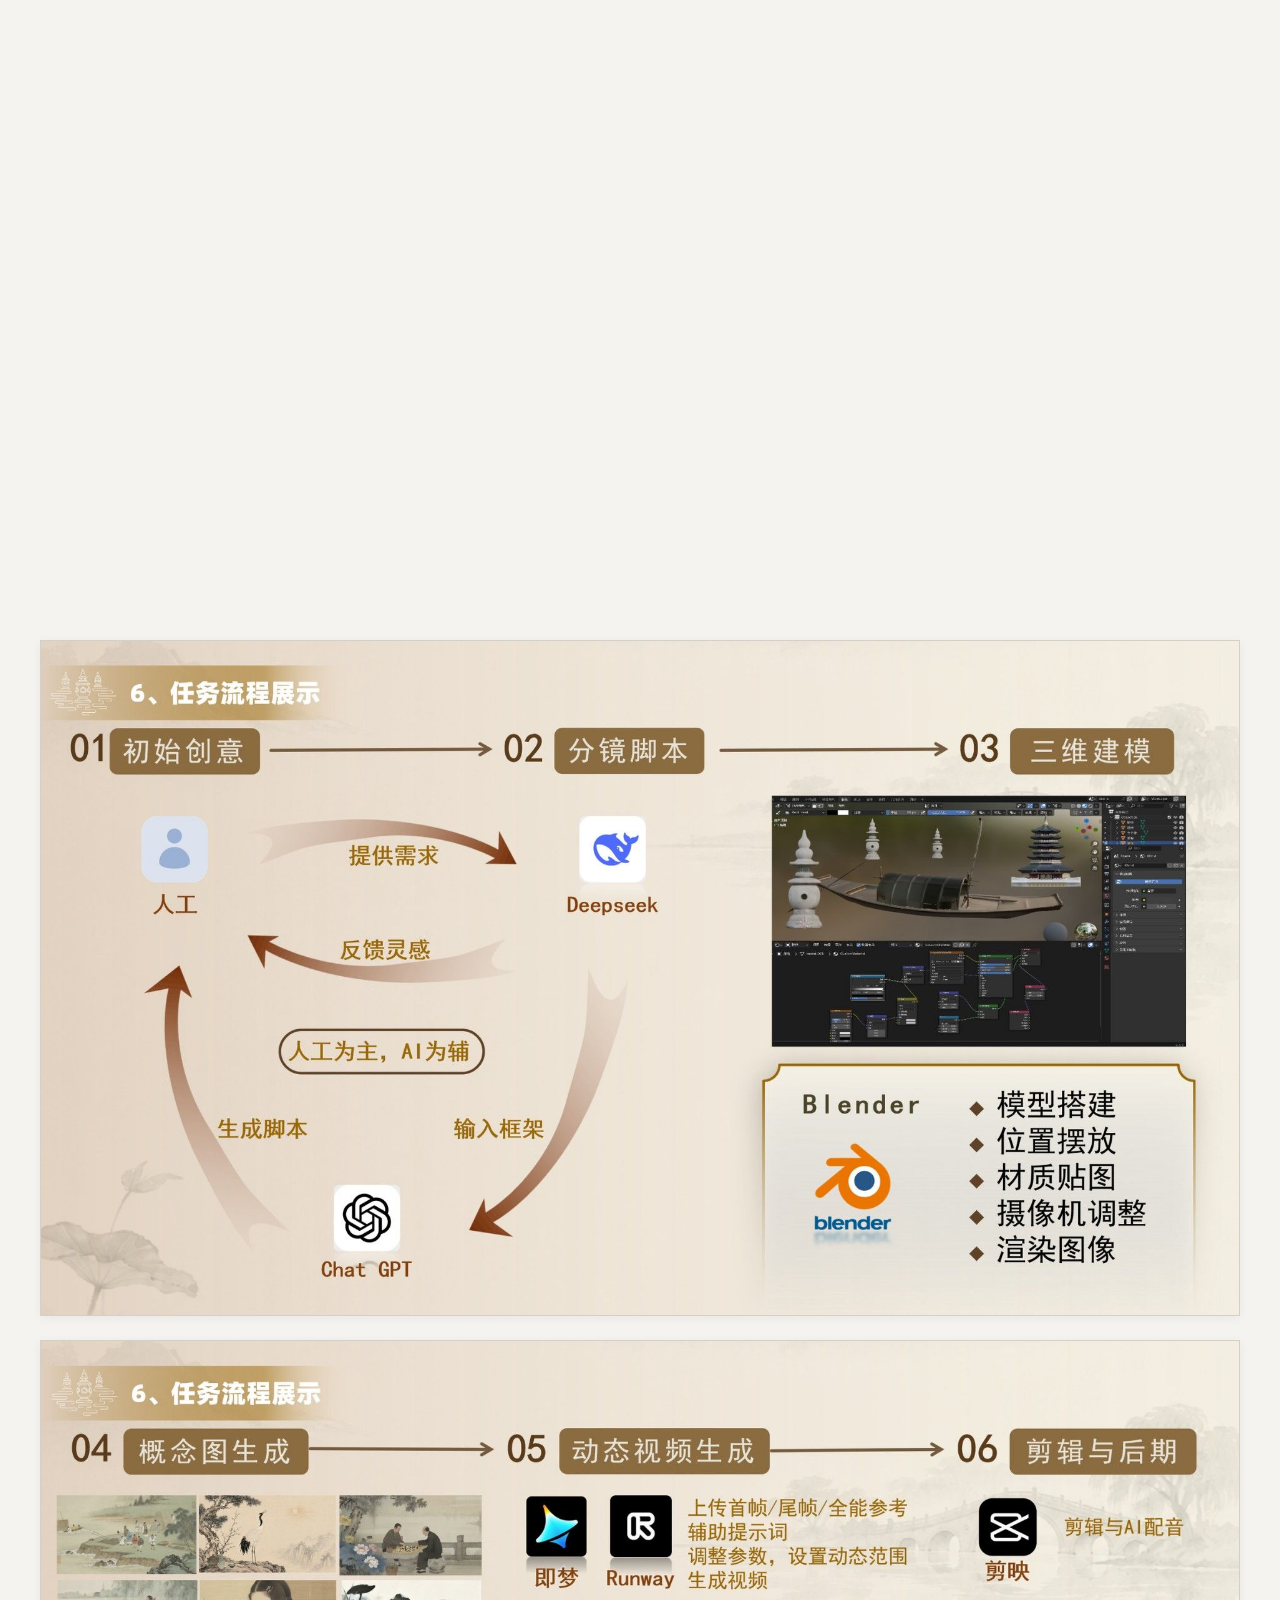
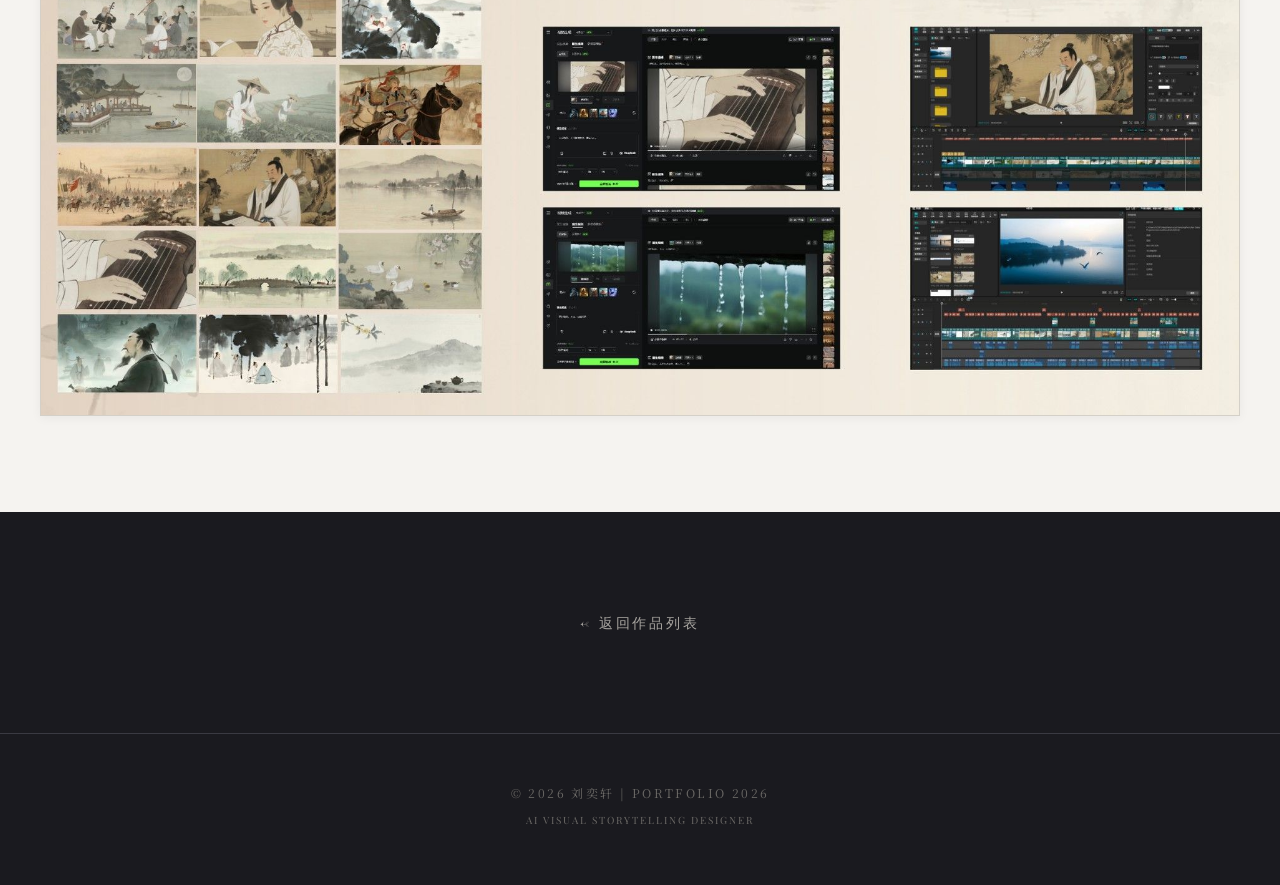
<file: project-westlake.html>
<!DOCTYPE html>
<html lang="zh-CN">
<head>
    <meta charset="UTF-8">
    <meta name="viewport" content="width=device-width, initial-scale=1.0">
    <title>西湖千年精神史诗 | PORTFOLIO 2026</title>
    <link rel="stylesheet" href="style.css">
    <link rel="stylesheet" href="project-detail.css">
    <link rel="preconnect" href="https://fonts.googleapis.com">
    <link rel="preconnect" href="https://fonts.gstatic.com" crossorigin>
    <link href="https://fonts.googleapis.com/css2?family=Noto+Serif+SC:wght@300;400;500;600&family=Playfair+Display:wght@300;400;500;600&display=swap" rel="stylesheet">
</head>
<body class="project-body">
    <nav class="nav">
        <div class="nav-logo">PORTFOLIO 2026</div>
        <div class="nav-menu">
            <a href="index.html#home">HOME</a>
            <a href="index.html#contents">CONTENTS</a>
            <a href="index.html#about">ABOUT</a>
            <a href="index.html#contact">CONTACT</a>
        </div>
    </nav>

    <section class="project-hero">
        <div class="hero-content fade-in">
            <h1 class="hero-title">西湖千年精神史诗</h1>
            <p class="hero-subtitle">AI人文纪录片</p>
            <p class="hero-desc">一湖见证中华文化灵魂与自然和鸣</p>
        </div>
        <div class="hero-image video-trigger scale-in" data-video-bvid="BV1B7jD6DEQf" data-video-time="81">
            <img src="images/west-lake-epic.jpg" alt="西湖千年精神史诗">
            <div class="play-overlay">
                <div class="play-icon">▶</div>
            </div>
        </div>
    </section>

    <section class="project-section bg-beige">
        <div class="section-container">
            <div class="section-header fade-in">
                <span class="section-number">01</span>
                <h2 class="section-title">设计背景</h2>
            </div>
            
            <div class="content-grid">
                <div class="bg-card fade-in-left">
                    <div class="card-number">1</div>
                    <h3 class="card-title">现实背景</h3>
                    <p class="card-text">现有关于西湖的影像传播多聚焦于风光展示与旅游宣传，缺少从文化精神层面进行系统梳理与诗性表达的作品。因此，本片试图突破单纯的景观叙事，将西湖置于中国文化发展的历史长河中进行重新审视，探寻其作为中华文明精神载体的深层价值。</p>
                </div>
                
                <div class="bg-card fade-in-right">
                    <div class="card-number">2</div>
                    <h3 class="card-title">现实痛点</h3>
                    <p class="card-text">文化遗产传播娱乐化、碎片化，缺少深度叙事，公众对西湖十景停留于视觉认知，缺乏文化认知。因此，本片希望通过纪录片的形式，重新建立观众与西湖文化之间的情感连接，让风景回归文化，让山水重新发声。</p>
                </div>
                
                <div class="bg-card fade-in-left">
                    <div class="card-number">3</div>
                    <h3 class="card-title">作品意图</h3>
                    <p class="card-text">希望观众在欣赏风景的同时，看见风景背后的文化积淀，在观看历史人物时，感受其跨越时空的精神力量，在湖光山色之间，重新理解中华文明延续至今的内在逻辑。</p>
                </div>
            </div>
        </div>
    </section>

    <section class="project-section bg-beige">
        <div class="section-container">
            <div class="section-header fade-in">
                <span class="section-number">02</span>
                <h2 class="section-title">设计思路</h2>
            </div>
            
            <div class="idea-grid">
                <div class="idea-card fade-in-left">
                    <h3 class="idea-title">一、核心主题与情感锚点</h3>
                    <p class="idea-text">本片以"西湖不仅是一处风景，更是一种精神存在"为核心主题，将西湖视作承载中华文明记忆的文化镜台。通过"丹青、风骨、忠骨、烟火"四个篇章，引发观众对中华文明的共鸣与认同。</p>
                </div>
                
                <div class="idea-card fade-in-right">
                    <h3 class="idea-title">二、视听语言设计</h3>
                    <p class="idea-text">本片整体借鉴中国古代绘画美学，采用"写意、工笔、兼工带写"的视觉风格，同时以"湖镜"为贯穿全片的视觉母题。声音设计融合古琴、编钟、箫等传统器乐，构建具有中国文化韵味的沉浸式视听空间。</p>
                </div>
                
                <div class="idea-card fade-in-left">
                    <h3 class="idea-title">三、叙事结构设计</h3>
                    <p class="idea-text">本片采用"总—分—总"的篇章式结构，以"西湖是一部流动的精神长卷"为引，通过"丹青""风骨""忠骨""烟火"四个维度展开叙事，展现中华文明生生不息的传承力量。</p>
                </div>
            </div>
        </div>
    </section>

    <section class="project-section bg-beige">
        <div class="section-container">
            <div class="section-header fade-in">
                <span class="section-number">03</span>
                <h2 class="section-title">设计创意</h2>
            </div>
            
            <div class="creative-grid">
                <div class="creative-card fade-in-left">
                    <span class="card-label">类型</span>
                    <p class="card-text">文化主题纪录片，融合历史人文叙事 + 诗意影像呈现。</p>
                </div>
                
                <div class="creative-card fade-in-right">
                    <span class="card-label">内容</span>
                    <p class="card-text">围绕杭州西湖展开从丹青→风骨→忠骨→烟火多维度文化挖掘。</p>
                </div>
                
                <div class="creative-card fade-in-left">
                    <span class="card-label">主题</span>
                    <p class="card-text">"西湖是中国精神的诗性载体"</p>
                </div>
                
                <div class="creative-card fade-in-right">
                    <span class="card-label">情感</span>
                    <p class="card-text">对西湖自然人文之美的赞叹，对历史传承的共鸣，对家国情怀的敬仰，对市井烟火的眷恋。</p>
                </div>
            </div>
            
            <div class="innovation-grid">
                <div class="innovation-card fade-in-left">
                    <span class="innovation-title">美景"诗化"</span>
                    <p class="innovation-text">让西湖相关的诗句飘荡千年</p>
                </div>
                
                <div class="innovation-card fade-in-right">
                    <span class="innovation-title">文物"活化"</span>
                    <p class="innovation-text">让古画焕发出新的活力</p>
                </div>
                
                <div class="innovation-card fade-in-left">
                    <span class="innovation-title">创新表达</span>
                    <p class="innovation-text">构建古今对话的沉浸式体验</p>
                </div>
                
                <div class="innovation-card fade-in-right">
                    <span class="innovation-title">创新表达</span>
                    <p class="innovation-text">弘扬中国传统文化与非物质文化遗产</p>
                </div>
            </div>
        </div>
    </section>

    <section class="project-section bg-beige">
        <div class="section-container">
            <div class="section-header fade-in">
                <span class="section-number">04</span>
                <h2 class="section-title">故事架构</h2>
            </div>
            
            <div class="story-grid">
                <div class="story-card fade-in-left">
                    <span class="story-title">丹青</span>
                    <p class="story-desc">墨水滴下穿越进西湖古画，看水墨诗经的诞生</p>
                </div>
                
                <div class="story-card fade-in-right">
                    <span class="story-title">风骨</span>
                    <p class="story-desc">世代灵魂低语的镜台，引入士大夫的精神山水</p>
                </div>
                
                <div class="story-card fade-in-left">
                    <span class="story-title">忠骨</span>
                    <p class="story-desc">以梅花的气节，引出忠骨的碧血丹心</p>
                </div>
                
                <div class="story-card fade-in-right">
                    <span class="story-title">烟火</span>
                    <p class="story-desc">最后从古画转到西湖畔的市井日常</p>
                </div>
            </div>
            
            <div class="story-flow">
                <div class="flow-item fade-in-left">
                    <span class="flow-label">起</span>
                    <p>于丹青水墨——铺开西湖作为"精神史诗"的千年美学底色。</p>
                </div>
                <div class="flow-item fade-in-right">
                    <span class="flow-label">承</span>
                    <p>接士大夫风骨——展现士大夫的精神家园。</p>
                </div>
                <div class="flow-item fade-in-left">
                    <span class="flow-label">转</span>
                    <p>向忠魂烈骨——将湖山升华为民族气节的悲壮镜台，形成全片的情感高潮。</p>
                </div>
                <div class="flow-item fade-in-right">
                    <span class="flow-label">合</span>
                    <p>于人间烟火——揭示西湖精神在寻常呼吸中的永恒搏动，完成"山水-人文-时代"的史诗闭环。</p>
                </div>
            </div>
        </div>
    </section>

    <section class="project-section bg-beige">
        <div class="section-container">
            <div class="section-header fade-in">
                <span class="section-number">05</span>
                <h2 class="section-title">技术应用</h2>
            </div>
            
            <div class="image-section scale-in">
                <img src="images/tech-application.jpg" alt="技术应用" class="full-width-image">
            </div>
        </div>
    </section>

    <section class="project-section bg-beige">
        <div class="section-container">
            <div class="section-header fade-in">
                <span class="section-number">06</span>
                <h2 class="section-title">任务流程展示</h2>
            </div>
            
            <div class="image-stack">
                <img src="images/process-1.jpg" alt="任务流程展示1" class="stacked-image fade-in-left">
                <img src="images/process-2.jpg" alt="任务流程展示2" class="stacked-image fade-in-right">
            </div>
        </div>
    </section>

    <section class="project-section bg-dark">
        <div class="section-container">
            <div class="back-link">
                <a href="index.html#ai-video">← 返回作品列表</a>
            </div>
        </div>
    </section>

    <footer class="footer">
        <p>© 2026 刘奕轩 | PORTFOLIO 2026</p>
        <p class="footer-position">AI Visual Storytelling Designer</p>
    </footer>

    <div id="video-modal" class="video-modal">
        <div class="video-modal-overlay"></div>
        <div class="video-modal-content">
            <button class="video-modal-close">
                <span class="close-icon">×</span>
            </button>
            <div class="video-modal-header">
                <h3 id="video-modal-title" class="video-modal-title">视频标题</h3>
                <p id="video-modal-desc" class="video-modal-desc">视频描述</p>
            </div>
            <div class="video-modal-body">
                <div id="video-player-container" class="video-player-container">
                    <div class="video-loading">
                        <div class="loading-spinner"></div>
                        <p>加载中...</p>
                    </div>
                </div>
            </div>
        </div>
    </div>

    <script src="script.js"></script>
</body>
</html>
</file>
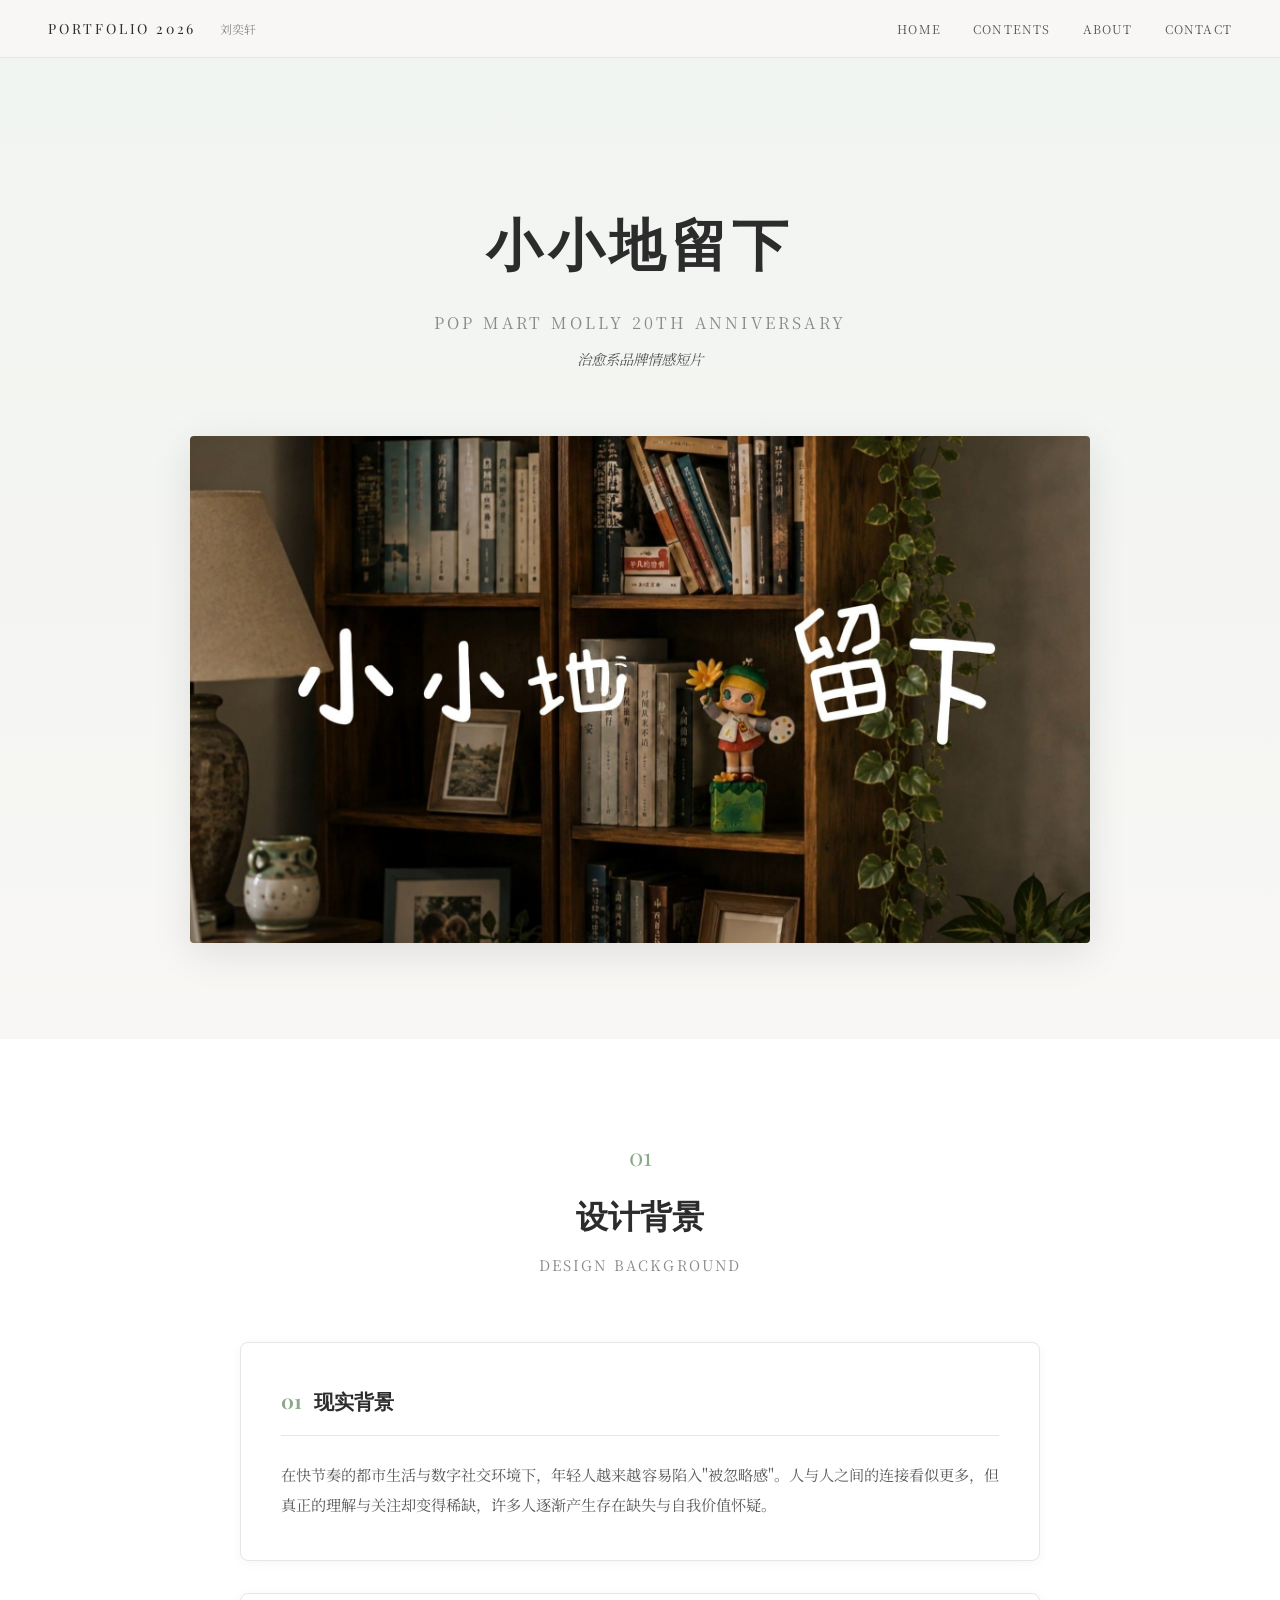
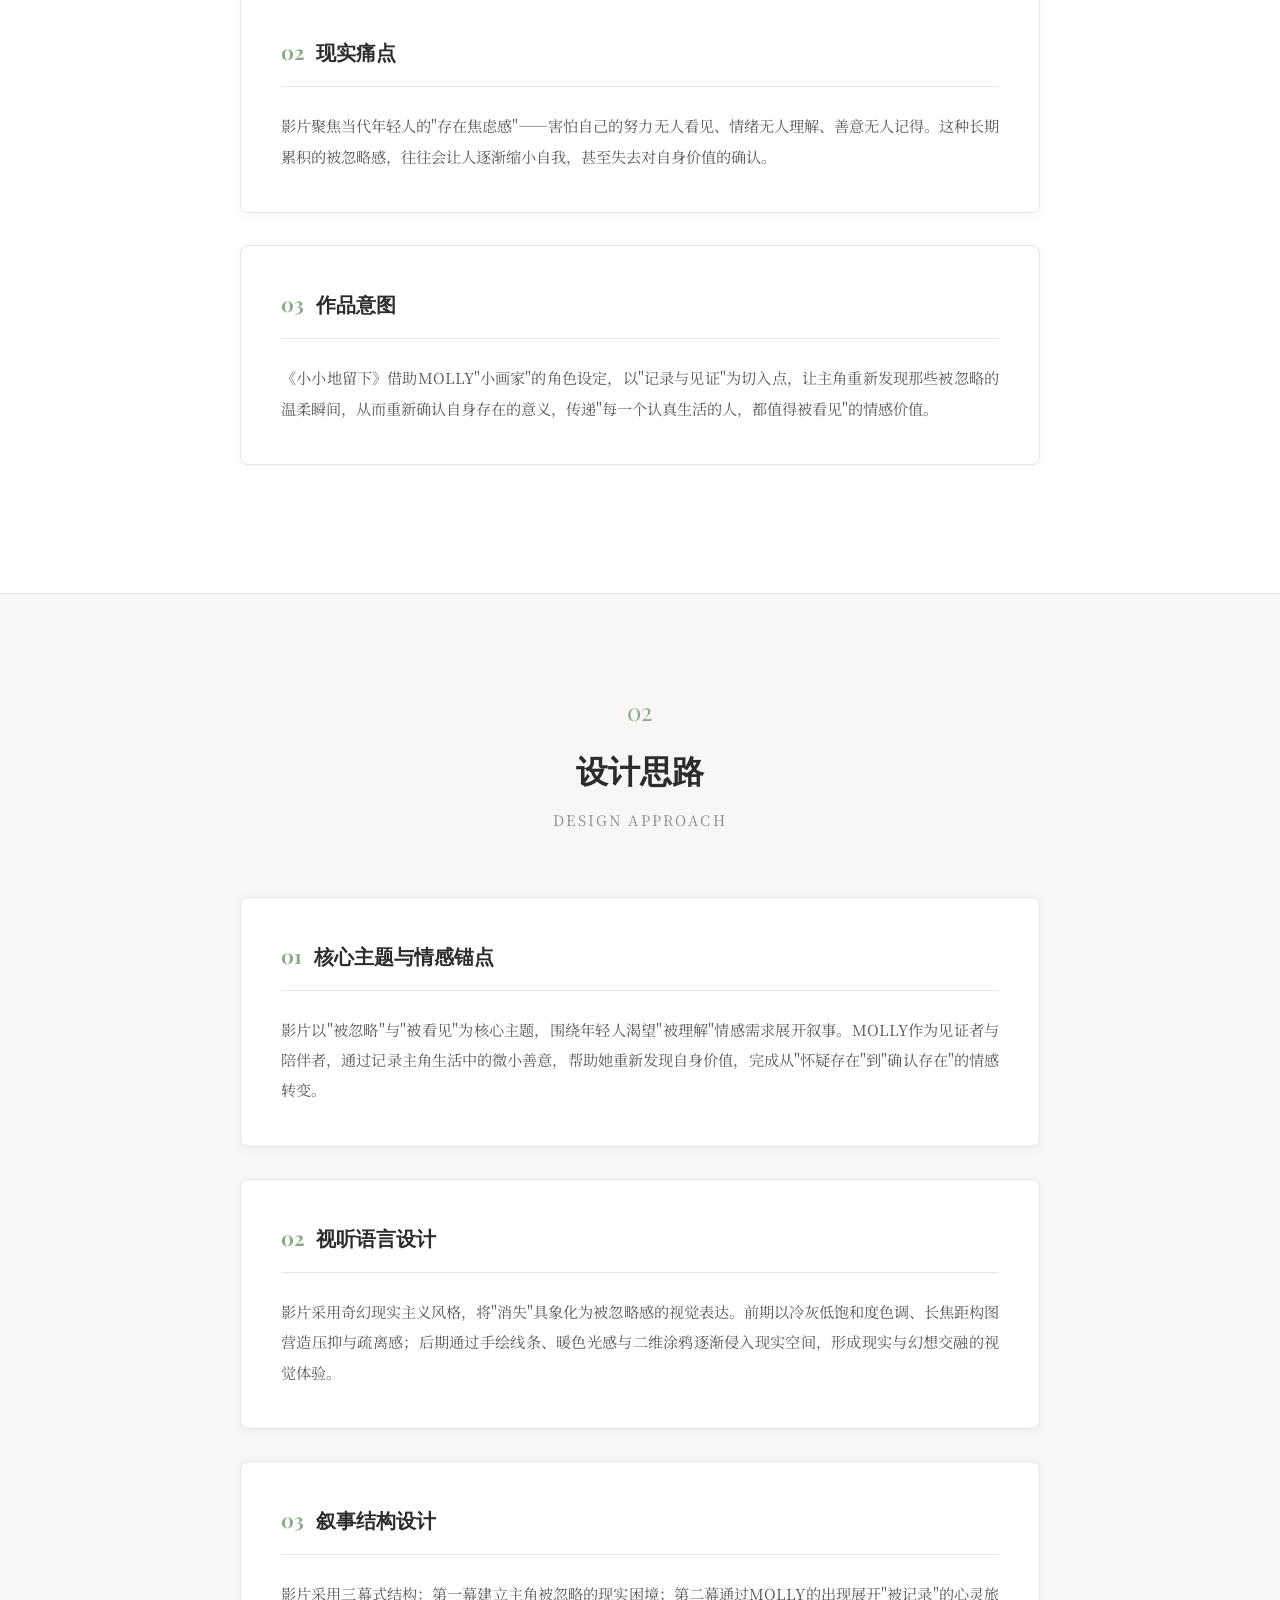
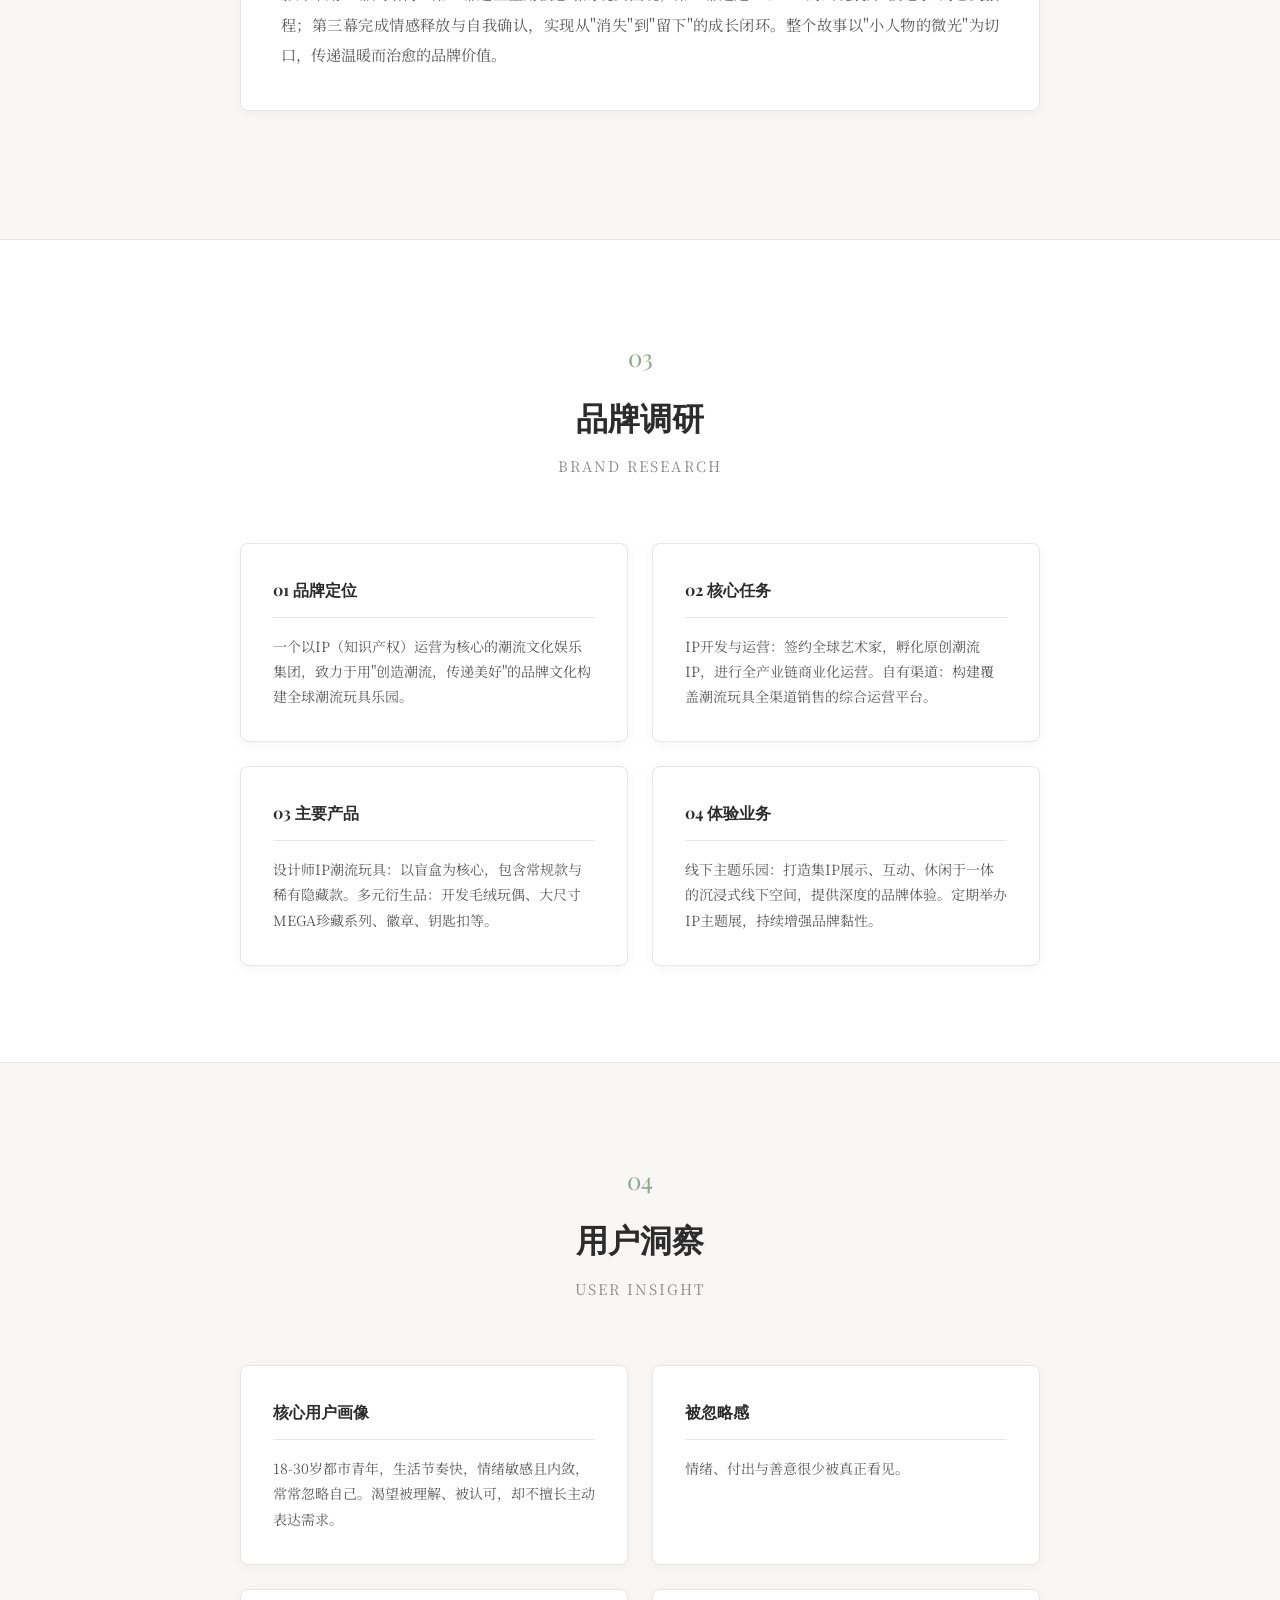
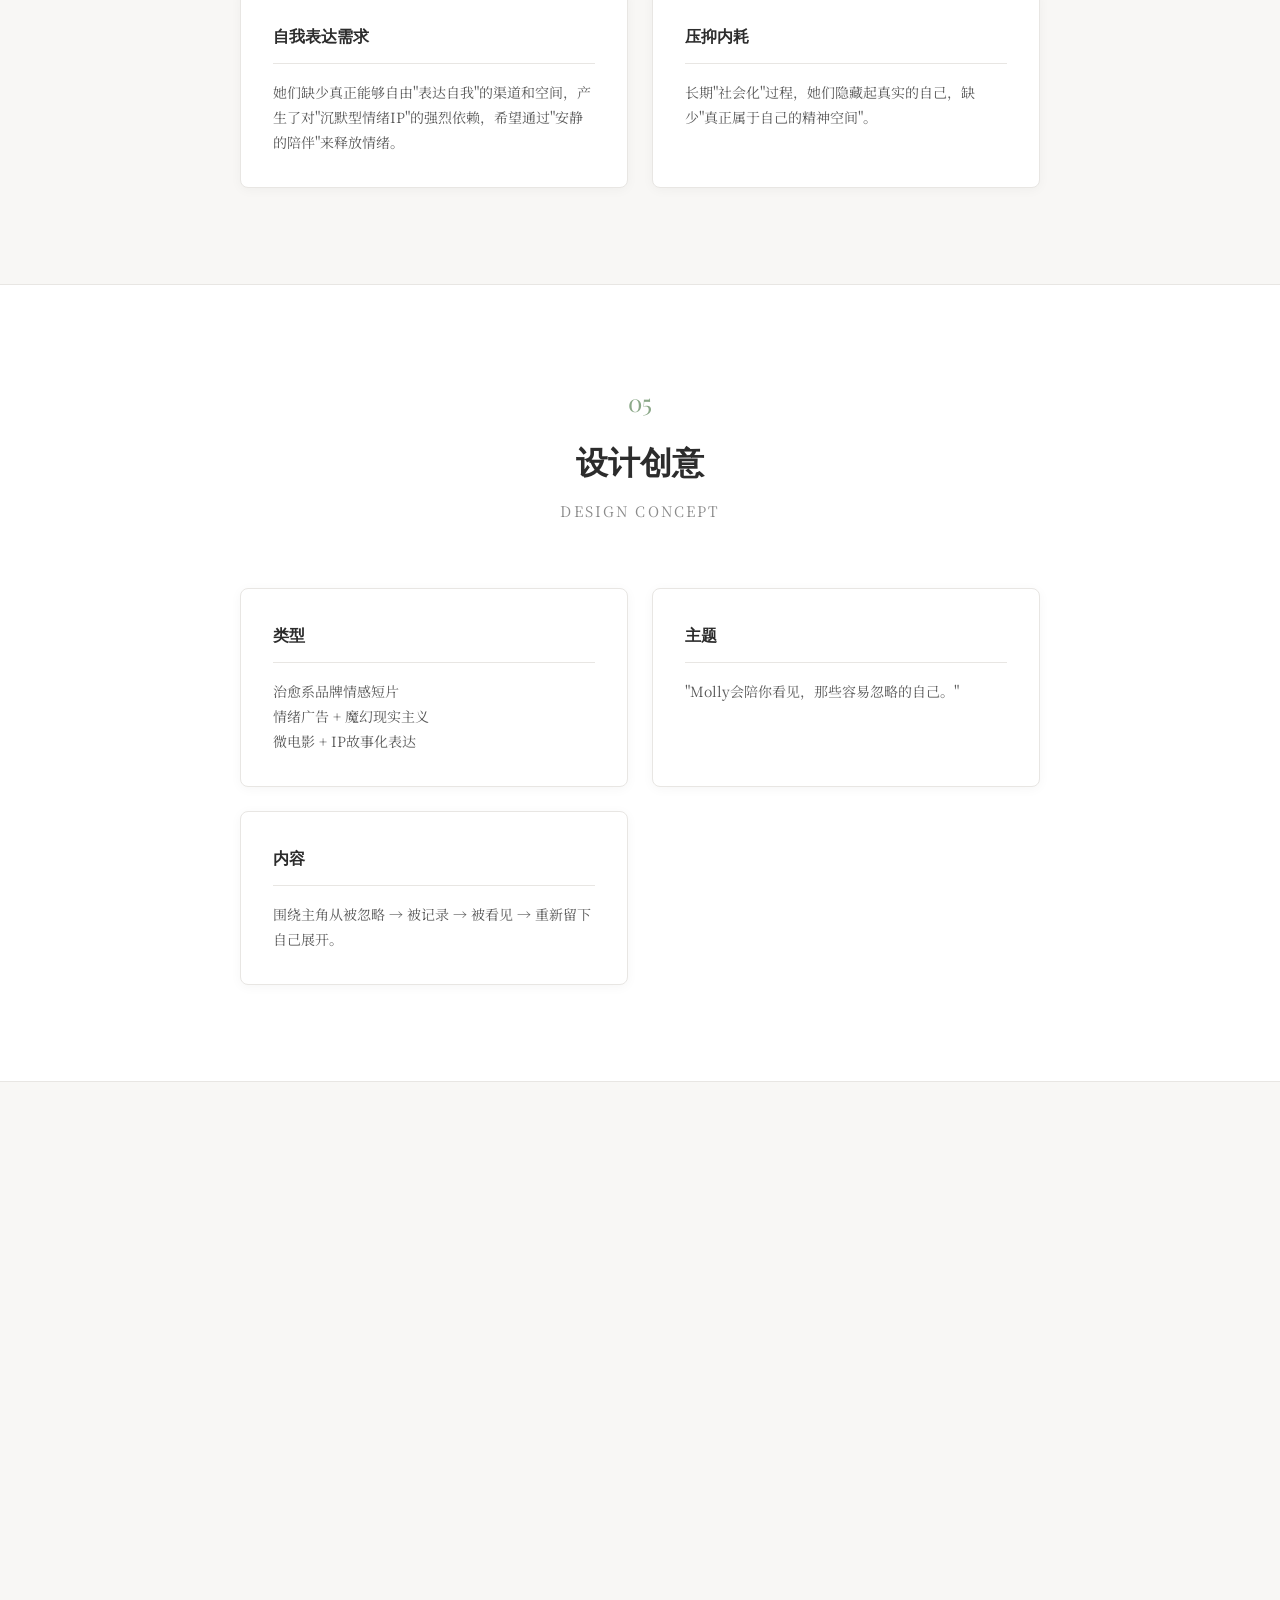
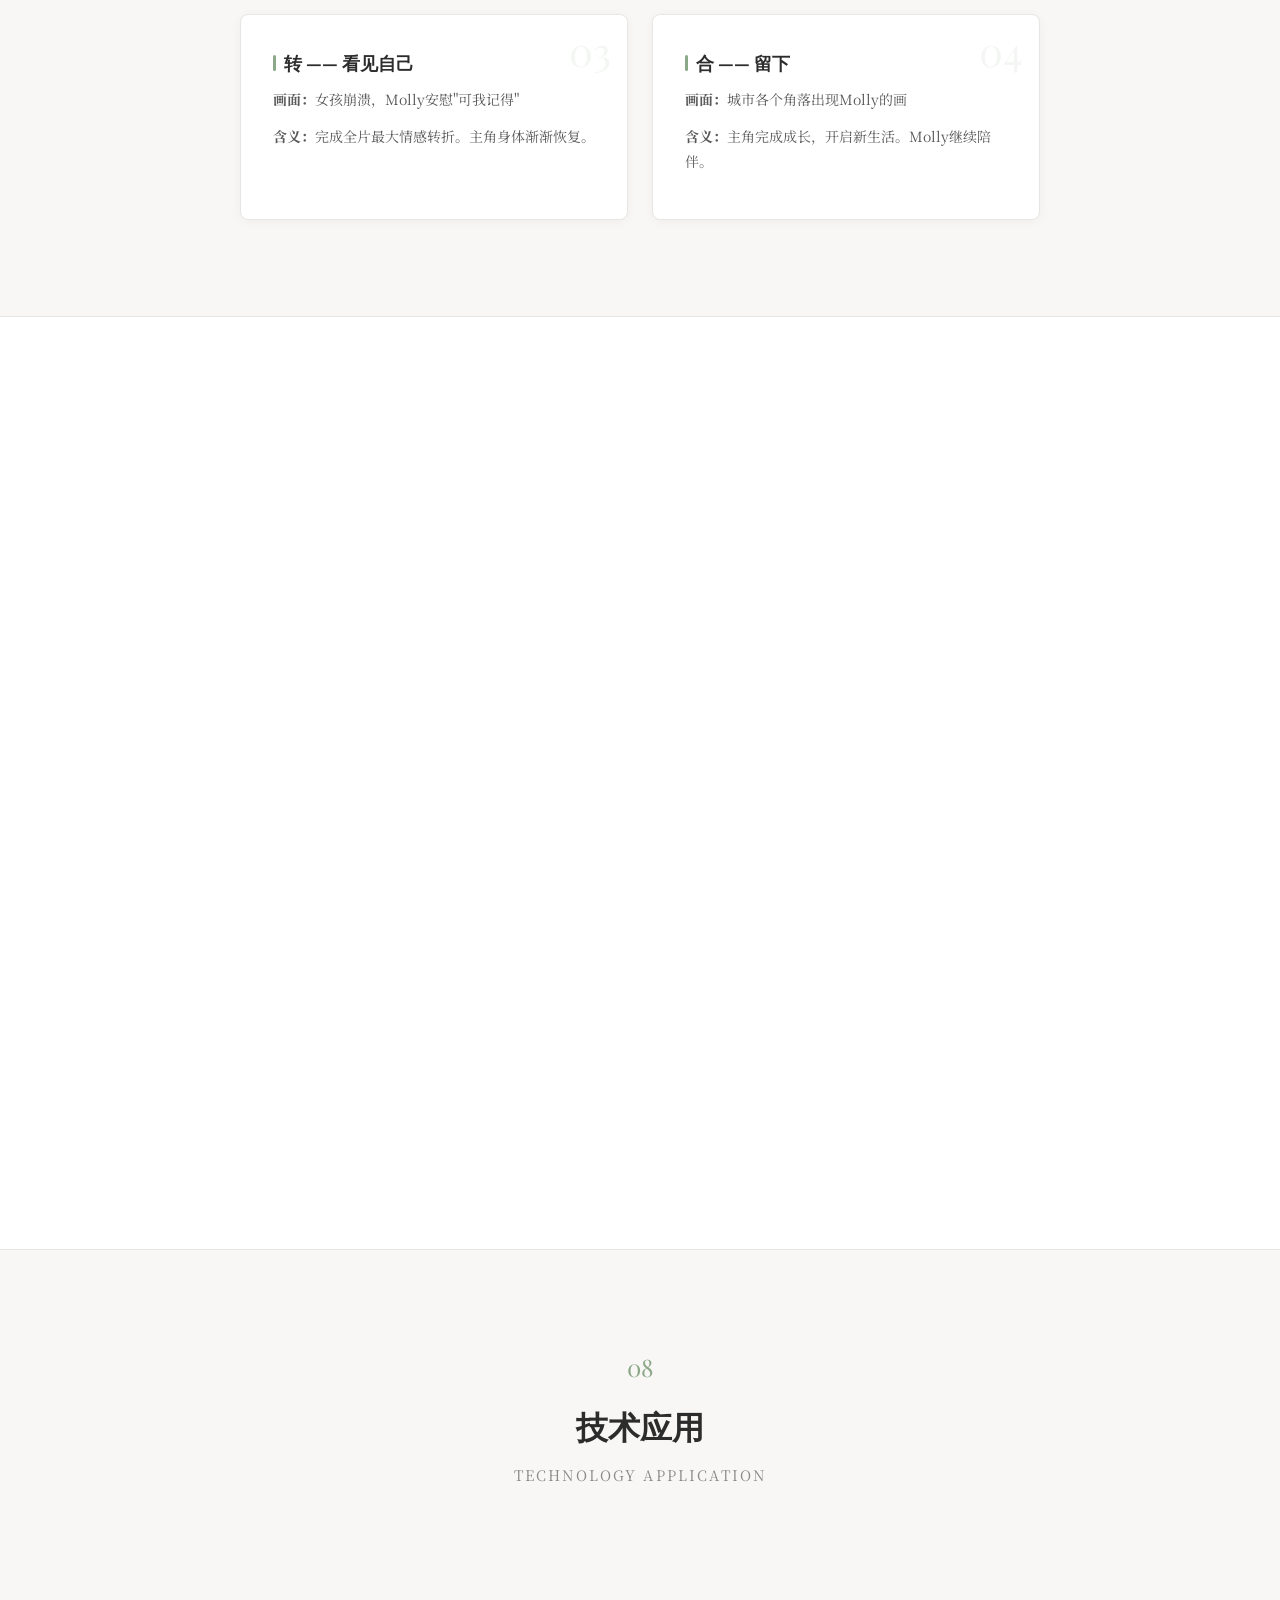
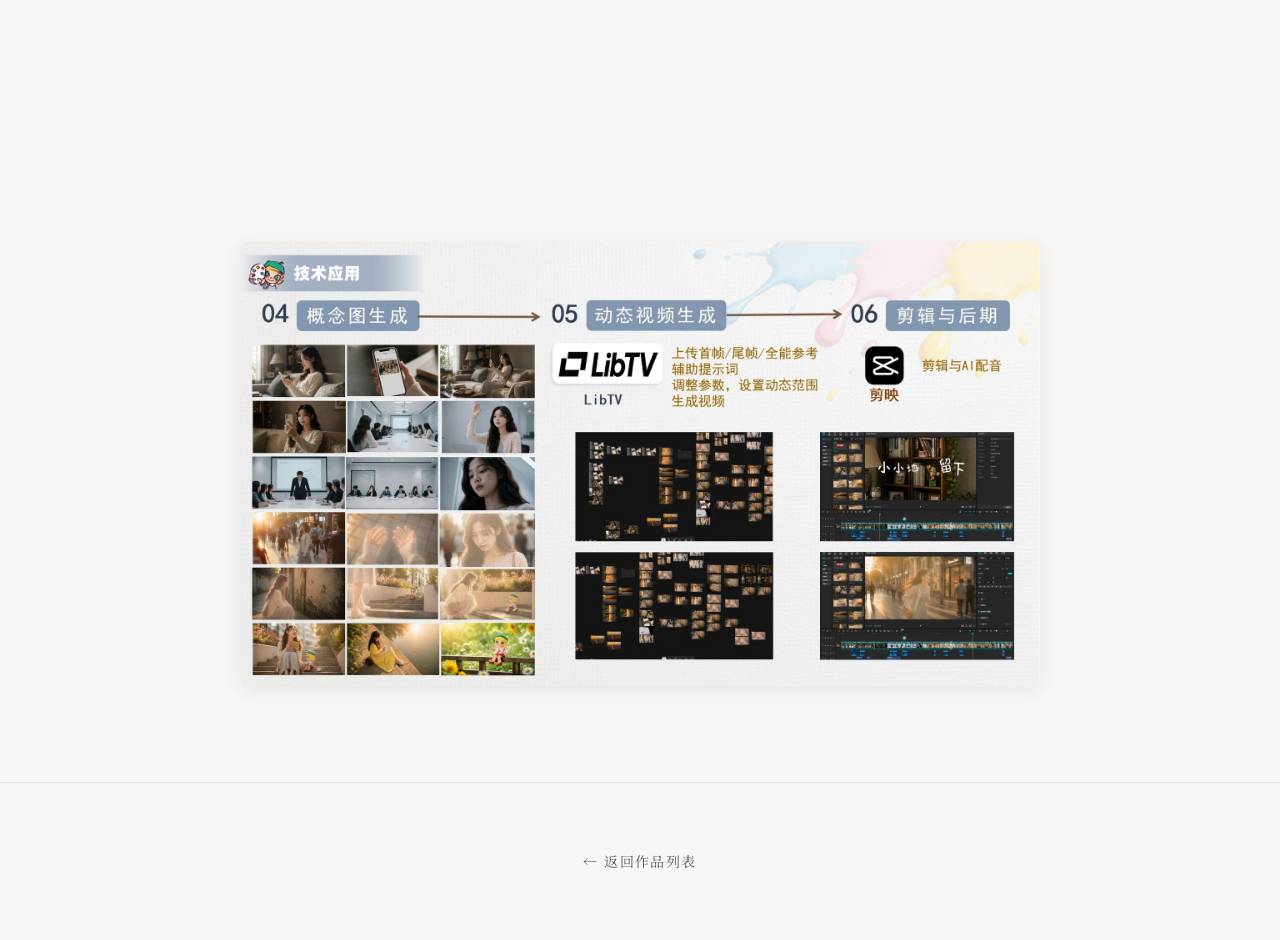
<file: project-xiaoxiao.html>
<!DOCTYPE html>
<html lang="zh-CN">
<head>
    <meta charset="UTF-8">
    <meta name="viewport" content="width=device-width, initial-scale=1.0">
    <title>小小地留下 - 刘奕轩作品集</title>
    <link href="https://fonts.googleapis.com/css2?family=Playfair+Display:ital,wght@0,400;0,500;0,600;0,700;1,400&family=Noto+Serif+SC:wght@300;400;500;600;700&display=swap" rel="stylesheet">
    <style>
        * {
            margin: 0;
            padding: 0;
            box-sizing: border-box;
        }

        :root {
            --color-bg-primary: #f8f7f5;
            --color-bg-secondary: #ffffff;
            --color-text-primary: #2c2c2c;
            --color-text-secondary: #5a5a5a;
            --color-text-muted: #8a8a8a;
            --color-accent: #8ba888;
            --color-border: #e8e6e3;
            --color-card-bg: #ffffff;
        }

        html {
            scroll-behavior: smooth;
        }

        body {
            font-family: 'Noto Serif SC', serif;
            background-color: var(--color-bg-primary);
            color: var(--color-text-primary);
            line-height: 1.8;
            overflow-x: hidden;
            opacity: 0;
            transition: opacity 1s cubic-bezier(0.22, 1, 0.36, 1);
        }

        body.js-loaded {
            opacity: 1;
        }

        ::selection {
            background: var(--color-accent);
            color: #fff;
        }

        .navbar {
            position: fixed;
            top: 0;
            left: 0;
            right: 0;
            z-index: 100;
            display: flex;
            justify-content: space-between;
            align-items: center;
            padding: 1rem 3rem;
            background: rgba(248, 247, 245, 0.95);
            backdrop-filter: blur(10px);
            border-bottom: 1px solid var(--color-border);
            transition: all 0.5s cubic-bezier(0.22, 1, 0.36, 1);
        }

        .navbar.scrolled {
            padding: 0.8rem 3rem;
            background: rgba(248, 247, 245, 0.98);
        }

        .nav-left {
            display: flex;
            align-items: center;
            gap: 1.5rem;
        }

        .nav-brand {
            font-family: 'Playfair Display', serif;
            font-size: 0.875rem;
            letter-spacing: 0.2em;
            color: var(--color-text-primary);
        }

        .nav-author {
            font-size: 0.75rem;
            color: var(--color-text-muted);
        }

        .nav-right {
            display: flex;
            gap: 2rem;
        }

        .nav-link {
            font-size: 0.75rem;
            letter-spacing: 0.1em;
            color: var(--color-text-secondary);
            text-decoration: none;
            transition: color 0.4s cubic-bezier(0.22, 1, 0.36, 1);
        }

        .nav-link:hover {
            color: var(--color-accent);
        }

        .hero-section {
            padding: 12rem 3rem 6rem;
            text-align: center;
            background: linear-gradient(180deg, #f0f4f0 0%, #f8f7f5 100%);
        }

        .hero-content {
            margin-bottom: 4rem;
        }

        .hero-title {
            font-family: 'Playfair Display', serif;
            font-size: 3.5rem;
            font-weight: 600;
            color: var(--color-text-primary);
            margin-bottom: 1rem;
            letter-spacing: 0.1em;
        }

        .hero-subtitle {
            font-size: 1rem;
            color: var(--color-text-muted);
            margin-bottom: 0.5rem;
            letter-spacing: 0.2em;
        }

        .hero-desc {
            font-size: 0.9rem;
            color: var(--color-text-secondary);
            font-style: italic;
        }

        .hero-image {
            max-width: 900px;
            width: 100%;
            margin: 0 auto;
            position: relative;
            cursor: pointer;
            border-radius: 4px;
            overflow: hidden;
            box-shadow: 0 10px 40px rgba(0, 0, 0, 0.1);
            transition: transform 0.6s cubic-bezier(0.22, 1, 0.36, 1);
        }

        .hero-image:hover {
            transform: translateY(-4px);
        }

        .hero-image img {
            width: 100%;
            display: block;
        }

        .hero-image .play-overlay {
            position: absolute;
            top: 0;
            left: 0;
            width: 100%;
            height: 100%;
            background: rgba(0, 0, 0, 0.2);
            display: flex;
            align-items: center;
            justify-content: center;
            opacity: 0;
            transition: opacity 0.4s cubic-bezier(0.22, 1, 0.36, 1);
        }

        .hero-image:hover .play-overlay {
            opacity: 1;
        }

        .hero-image .play-icon {
            width: 70px;
            height: 70px;
            border: 2px solid #fff;
            border-radius: 50%;
            display: flex;
            align-items: center;
            justify-content: center;
            font-size: 1.5rem;
            color: #fff;
            background: rgba(0, 0, 0, 0.3);
        }

        .project-section {
            padding: 6rem 3rem;
            background: var(--color-bg-secondary);
            border-bottom: 1px solid var(--color-border);
        }

        .section-container {
            max-width: 800px;
            margin: 0 auto;
        }

        .section-header {
            text-align: center;
            margin-bottom: 4rem;
        }

        .section-number {
            font-family: 'Playfair Display', serif;
            font-size: 1.5rem;
            color: var(--color-accent);
            display: block;
            margin-bottom: 0.5rem;
        }

        .section-title {
            font-family: 'Playfair Display', serif;
            font-size: 2rem;
            color: var(--color-text-primary);
            margin-bottom: 0.5rem;
        }

        .section-title-cn {
            font-size: 0.9rem;
            color: var(--color-text-muted);
            letter-spacing: 0.15em;
        }

        .image-section {
            width: 100%;
        }

        .full-width-image {
            width: 100%;
            display: block;
            border-radius: 8px;
            box-shadow: 0 4px 20px rgba(0, 0, 0, 0.08);
        }

        .image-stack {
            display: flex;
            flex-direction: column;
            gap: 2rem;
        }

        .stacked-image {
            width: 100%;
            display: block;
            border-radius: 8px;
            box-shadow: 0 4px 20px rgba(0, 0, 0, 0.08);
        }

        .content-card {
            background: var(--color-card-bg);
            border-radius: 8px;
            padding: 2.5rem;
            margin-bottom: 2rem;
            box-shadow: 0 2px 12px rgba(0, 0, 0, 0.04);
            border: 1px solid var(--color-border);
        }

        .content-card-title {
            font-family: 'Playfair Display', serif;
            font-size: 1.25rem;
            color: var(--color-text-primary);
            margin-bottom: 1.5rem;
            padding-bottom: 1rem;
            border-bottom: 1px solid var(--color-border);
        }

        .content-card-title span {
            color: var(--color-accent);
            margin-right: 0.75rem;
        }

        .content-card-text {
            font-size: 0.95rem;
            color: var(--color-text-secondary);
            line-height: 2;
            margin-bottom: 1.5rem;
            text-align: justify;
        }

        .content-card-text:last-child {
            margin-bottom: 0;
        }

        .content-grid {
            display: grid;
            grid-template-columns: 1fr 1fr;
            gap: 1.5rem;
        }

        .grid-item {
            background: var(--color-card-bg);
            border-radius: 8px;
            padding: 2rem;
            box-shadow: 0 2px 12px rgba(0, 0, 0, 0.04);
            border: 1px solid var(--color-border);
        }

        .grid-item-title {
            font-family: 'Playfair Display', serif;
            font-size: 1rem;
            color: var(--color-text-primary);
            margin-bottom: 1rem;
            padding-bottom: 0.75rem;
            border-bottom: 1px solid var(--color-border);
        }

        .grid-item-text {
            font-size: 0.875rem;
            color: var(--color-text-secondary);
            line-height: 1.8;
        }

        .story-section {
            display: grid;
            grid-template-columns: repeat(2, 1fr);
            gap: 1.5rem;
        }

        .story-card {
            background: var(--color-card-bg);
            border-radius: 8px;
            padding: 2rem;
            box-shadow: 0 2px 12px rgba(0, 0, 0, 0.04);
            border: 1px solid var(--color-border);
            position: relative;
        }

        .story-number {
            font-family: 'Playfair Display', serif;
            font-size: 2.5rem;
            color: rgba(139, 168, 136, 0.1);
            position: absolute;
            top: 1rem;
            right: 1rem;
            line-height: 1;
        }

        .story-title {
            font-family: 'Playfair Display', serif;
            font-size: 1.1rem;
            color: var(--color-text-primary);
            margin-bottom: 0.5rem;
            display: flex;
            align-items: center;
            gap: 0.5rem;
        }

        .story-title::before {
            content: '';
            width: 3px;
            height: 16px;
            background: var(--color-accent);
            border-radius: 2px;
        }

        .story-subtitle {
            font-size: 0.875rem;
            color: var(--color-accent);
            margin-bottom: 1.25rem;
            letter-spacing: 0.1em;
        }

        .story-text {
            font-size: 0.875rem;
            color: var(--color-text-secondary);
            line-height: 1.8;
            margin-bottom: 0.75rem;
        }

        .project-footer {
            padding: 4rem 3rem;
            text-align: center;
            background: var(--color-bg-primary);
        }

        .back-link {
            display: inline-flex;
            align-items: center;
            gap: 0.5rem;
            font-size: 0.875rem;
            color: var(--color-text-secondary);
            text-decoration: none;
            transition: color 0.4s cubic-bezier(0.22, 1, 0.36, 1);
            letter-spacing: 0.1em;
        }

        .back-link:hover {
            color: var(--color-accent);
        }

        .fade-in {
            opacity: 0;
            transform: translateY(40px);
            transition: opacity 1s cubic-bezier(0.22, 1, 0.36, 1), transform 1s cubic-bezier(0.22, 1, 0.36, 1);
        }

        .fade-in.visible {
            opacity: 1;
            transform: translateY(0);
        }

        .fade-in-left {
            opacity: 0;
            transform: translateX(-30px);
            transition: opacity 1s cubic-bezier(0.22, 1, 0.36, 1), transform 1s cubic-bezier(0.22, 1, 0.36, 1);
        }

        .fade-in-left.visible {
            opacity: 1;
            transform: translateX(0);
        }

        .fade-in-right {
            opacity: 0;
            transform: translateX(30px);
            transition: opacity 1s cubic-bezier(0.22, 1, 0.36, 1), transform 1s cubic-bezier(0.22, 1, 0.36, 1);
        }

        .fade-in-right.visible {
            opacity: 1;
            transform: translateX(0);
        }

        .scale-in {
            opacity: 0;
            transform: scale(0.95);
            transition: opacity 1s cubic-bezier(0.22, 1, 0.36, 1), transform 1s cubic-bezier(0.22, 1, 0.36, 1);
        }

        .scale-in.visible {
            opacity: 1;
            transform: scale(1);
        }

        /* 视差效果 */
        .parallax-section {
            position: relative;
            overflow: hidden;
        }

        .parallax-wrapper {
            position: relative;
            transition: transform 0.1s ease-out;
        }

        .parallax-image {
            will-change: transform;
            transition: transform 0.6s cubic-bezier(0.22, 1, 0.36, 1);
        }

        /* 增强淡入效果 - 交错延迟 */
        .fade-in[data-delay="100"] {
            transition-delay: 0.1s;
        }

        .scale-in[data-delay="300"] {
            transition-delay: 0.3s;
        }

        .scale-in[data-delay="500"] {
            transition-delay: 0.5s;
        }

        /* 高级感转场 - 渐变蒙版效果 */
        .section-container::before,
        .section-container::after {
            content: '';
            position: absolute;
            left: 0;
            right: 0;
            height: 80px;
            pointer-events: none;
            z-index: 2;
        }

        .video-modal {
            position: fixed;
            top: 0;
            left: 0;
            width: 100%;
            height: 100%;
            z-index: 1000;
            opacity: 0;
            visibility: hidden;
            transition: opacity 0.6s cubic-bezier(0.22, 1, 0.36, 1), visibility 0.6s cubic-bezier(0.22, 1, 0.36, 1);
        }

        .video-modal.active {
            opacity: 1;
            visibility: visible;
        }

        .video-modal-overlay {
            position: absolute;
            top: 0;
            left: 0;
            width: 100%;
            height: 100%;
            background: rgba(0, 0, 0, 0.9);
        }

        .video-modal-content {
            position: relative;
            max-width: 900px;
            width: 90%;
            max-height: 80vh;
            margin: 10vh auto;
            background: #fff;
            border-radius: 4px;
            overflow: hidden;
            transform: scale(0.95);
            transition: transform 0.6s cubic-bezier(0.22, 1, 0.36, 1);
        }

        .video-modal.active .video-modal-content {
            transform: scale(1);
        }

        .video-modal-close {
            position: absolute;
            top: 1rem;
            right: 1rem;
            width: 40px;
            height: 40px;
            background: rgba(0, 0, 0, 0.3);
            border: none;
            border-radius: 50%;
            color: #fff;
            font-size: 1.5rem;
            cursor: pointer;
            z-index: 10;
            display: flex;
            align-items: center;
            justify-content: center;
            transition: background 0.4s cubic-bezier(0.22, 1, 0.36, 1);
        }

        .video-modal-close:hover {
            background: rgba(0, 0, 0, 0.5);
        }

        .video-modal-header {
            padding: 1.5rem 2rem;
            border-bottom: 1px solid var(--color-border);
        }

        .video-modal-title {
            margin: 0;
            font-size: 1.25rem;
            font-weight: 500;
            color: var(--color-text-primary);
        }

        .video-modal-desc {
            margin: 0.5rem 0 0;
            font-size: 0.875rem;
            color: var(--color-text-muted);
        }

        .video-modal-body {
            position: relative;
            width: 100%;
            padding-bottom: 56.25%;
            background: #000;
        }

        .video-player-container {
            position: absolute;
            top: 0;
            left: 0;
            width: 100%;
            height: 100%;
            display: flex;
            align-items: center;
            justify-content: center;
        }

        .video-loading {
            text-align: center;
            color: #fff;
        }

        .loading-spinner {
            width: 40px;
            height: 40px;
            border: 2px solid rgba(255, 255, 255, 0.3);
            border-top-color: #fff;
            border-radius: 50%;
            animation: spin 1s linear infinite;
            margin: 0 auto 1rem;
        }

        @keyframes spin {
            to {
                transform: rotate(360deg);
            }
        }

        .video-player-container iframe {
            width: 100%;
            height: 100%;
            border: none;
        }

        @media (max-width: 768px) {
            .navbar {
                padding: 1rem;
            }

            .nav-right {
                gap: 1rem;
            }

            .hero-section {
                padding: 8rem 1rem 4rem;
            }

            .hero-title {
                font-size: 2rem;
            }

            .project-section {
                padding: 4rem 1rem;
            }

            .content-card {
                padding: 1.5rem;
            }

            .content-grid {
                grid-template-columns: 1fr;
            }

            .story-section {
                grid-template-columns: 1fr;
            }
        }
    </style>
</head>
<body>
    <script>
        document.documentElement.classList.add('js-loaded');
    </script>

    <nav class="navbar">
        <div class="nav-left">
            <span class="nav-brand">PORTFOLIO 2026</span>
            <span class="nav-author">刘奕轩</span>
        </div>
        <div class="nav-right">
            <a href="index.html#home" class="nav-link">HOME</a>
            <a href="index.html#contents" class="nav-link">CONTENTS</a>
            <a href="index.html#about" class="nav-link">ABOUT</a>
            <a href="index.html#contact" class="nav-link">CONTACT</a>
        </div>
    </nav>

    <header class="hero-section">
        <div class="hero-content fade-in">
            <h1 class="hero-title">小小地留下</h1>
            <p class="hero-subtitle">POP MART MOLLY 20TH ANNIVERSARY</p>
            <p class="hero-desc">治愈系品牌情感短片</p>
        </div>
        <div class="hero-image video-trigger scale-in" data-video-bvid="BV1UP746KE57" data-video-time="0.9">
            <img src="images/xiaoxiaodi-liuxia.jpg" alt="小小地留下">
            <div class="play-overlay">
                <div class="play-icon">▶</div>
            </div>
        </div>
    </header>

    <section class="project-section">
        <div class="section-container">
            <div class="section-header fade-in">
                <span class="section-number">01</span>
                <h2 class="section-title">设计背景</h2>
                <p class="section-title-cn">DESIGN BACKGROUND</p>
            </div>

            <div class="content-card fade-in-left">
                <h3 class="content-card-title"><span>01</span>现实背景</h3>
                <p class="content-card-text">在快节奏的都市生活与数字社交环境下，年轻人越来越容易陷入"被忽略感"。人与人之间的连接看似更多，但真正的理解与关注却变得稀缺，许多人逐渐产生存在缺失与自我价值怀疑。</p>
            </div>

            <div class="content-card fade-in-right">
                <h3 class="content-card-title"><span>02</span>现实痛点</h3>
                <p class="content-card-text">影片聚焦当代年轻人的"存在焦虑感"——害怕自己的努力无人看见、情绪无人理解、善意无人记得。这种长期累积的被忽略感，往往会让人逐渐缩小自我，甚至失去对自身价值的确认。</p>
            </div>

            <div class="content-card fade-in-left">
                <h3 class="content-card-title"><span>03</span>作品意图</h3>
                <p class="content-card-text">《小小地留下》借助MOLLY"小画家"的角色设定，以"记录与见证"为切入点，让主角重新发现那些被忽略的温柔瞬间，从而重新确认自身存在的意义，传递"每一个认真生活的人，都值得被看见"的情感价值。</p>
            </div>
        </div>
    </section>

    <section class="project-section" style="background: var(--color-bg-primary);">
        <div class="section-container">
            <div class="section-header fade-in">
                <span class="section-number">02</span>
                <h2 class="section-title">设计思路</h2>
                <p class="section-title-cn">DESIGN APPROACH</p>
            </div>

            <div class="content-card fade-in-left">
                <h3 class="content-card-title"><span>01</span>核心主题与情感锚点</h3>
                <p class="content-card-text">影片以"被忽略"与"被看见"为核心主题，围绕年轻人渴望"被理解"情感需求展开叙事。MOLLY作为见证者与陪伴者，通过记录主角生活中的微小善意，帮助她重新发现自身价值，完成从"怀疑存在"到"确认存在"的情感转变。</p>
            </div>

            <div class="content-card fade-in-right">
                <h3 class="content-card-title"><span>02</span>视听语言设计</h3>
                <p class="content-card-text">影片采用奇幻现实主义风格，将"消失"具象化为被忽略感的视觉表达。前期以冷灰低饱和度色调、长焦距构图营造压抑与疏离感；后期通过手绘线条、暖色光感与二维涂鸦逐渐侵入现实空间，形成现实与幻想交融的视觉体验。</p>
            </div>

            <div class="content-card fade-in-left">
                <h3 class="content-card-title"><span>03</span>叙事结构设计</h3>
                <p class="content-card-text">影片采用三幕式结构：第一幕建立主角被忽略的现实困境；第二幕通过MOLLY的出现展开"被记录"的心灵旅程；第三幕完成情感释放与自我确认，实现从"消失"到"留下"的成长闭环。整个故事以"小人物的微光"为切口，传递温暖而治愈的品牌价值。</p>
            </div>
        </div>
    </section>

    <section class="project-section">
        <div class="section-container">
            <div class="section-header fade-in">
                <span class="section-number">03</span>
                <h2 class="section-title">品牌调研</h2>
                <p class="section-title-cn">BRAND RESEARCH</p>
            </div>

            <div class="content-grid">
                <div class="grid-item fade-in-left">
                    <h3 class="grid-item-title">01 品牌定位</h3>
                    <p class="grid-item-text">一个以IP（知识产权）运营为核心的潮流文化娱乐集团，致力于用"创造潮流，传递美好"的品牌文化构建全球潮流玩具乐园。</p>
                </div>

                <div class="grid-item fade-in-right">
                    <h3 class="grid-item-title">02 核心任务</h3>
                    <p class="grid-item-text">IP开发与运营：签约全球艺术家，孵化原创潮流IP，进行全产业链商业化运营。自有渠道：构建覆盖潮流玩具全渠道销售的综合运营平台。</p>
                </div>

                <div class="grid-item fade-in-left">
                    <h3 class="grid-item-title">03 主要产品</h3>
                    <p class="grid-item-text">设计师IP潮流玩具：以盲盒为核心，包含常规款与稀有隐藏款。多元衍生品：开发毛绒玩偶、大尺寸MEGA珍藏系列、徽章、钥匙扣等。</p>
                </div>

                <div class="grid-item fade-in-right">
                    <h3 class="grid-item-title">04 体验业务</h3>
                    <p class="grid-item-text">线下主题乐园：打造集IP展示、互动、休闲于一体的沉浸式线下空间，提供深度的品牌体验。定期举办IP主题展，持续增强品牌黏性。</p>
                </div>
            </div>
        </div>
    </section>

    <section class="project-section" style="background: var(--color-bg-primary);">
        <div class="section-container">
            <div class="section-header fade-in">
                <span class="section-number">04</span>
                <h2 class="section-title">用户洞察</h2>
                <p class="section-title-cn">USER INSIGHT</p>
            </div>

            <div class="content-grid">
                <div class="grid-item fade-in-left">
                    <h3 class="grid-item-title">核心用户画像</h3>
                    <p class="grid-item-text">18-30岁都市青年，生活节奏快，情绪敏感且内敛，常常忽略自己。渴望被理解、被认可，却不擅长主动表达需求。</p>
                </div>

                <div class="grid-item fade-in-right">
                    <h3 class="grid-item-title">被忽略感</h3>
                    <p class="grid-item-text">情绪、付出与善意很少被真正看见。</p>
                </div>

                <div class="grid-item fade-in-left">
                    <h3 class="grid-item-title">自我表达需求</h3>
                    <p class="grid-item-text">她们缺少真正能够自由"表达自我"的渠道和空间，产生了对"沉默型情绪IP"的强烈依赖，希望通过"安静的陪伴"来释放情绪。</p>
                </div>

                <div class="grid-item fade-in-right">
                    <h3 class="grid-item-title">压抑内耗</h3>
                    <p class="grid-item-text">长期"社会化"过程，她们隐藏起真实的自己，缺少"真正属于自己的精神空间"。</p>
                </div>
            </div>
        </div>
    </section>

    <section class="project-section">
        <div class="section-container">
            <div class="section-header fade-in">
                <span class="section-number">05</span>
                <h2 class="section-title">设计创意</h2>
                <p class="section-title-cn">DESIGN CONCEPT</p>
            </div>

            <div class="content-grid">
                <div class="grid-item fade-in-left">
                    <h3 class="grid-item-title">类型</h3>
                    <p class="grid-item-text">治愈系品牌情感短片<br>情绪广告 + 魔幻现实主义<br>微电影 + IP故事化表达</p>
                </div>

                <div class="grid-item fade-in-right">
                    <h3 class="grid-item-title">主题</h3>
                    <p class="grid-item-text">"Molly会陪你看见，那些容易忽略的自己。"</p>
                </div>

                <div class="grid-item fade-in-left">
                    <h3 class="grid-item-title">内容</h3>
                    <p class="grid-item-text">围绕主角从被忽略 → 被记录 → 被看见 → 重新留下自己展开。</p>
                </div>

                <div class="grid-item fade-in-right">
                    <h3 class="grid-item-title">情感</h3>
                    <p class="grid-item-text">陪伴感、治愈感、存在感、<br>自我认同、温暖共鸣</p>
                </div>
            </div>
        </div>
    </section>

    <section class="project-section" style="background: var(--color-bg-primary);">
        <div class="section-container">
            <div class="section-header fade-in">
                <span class="section-number">06</span>
                <h2 class="section-title">故事架构</h2>
                <p class="section-title-cn">STORY STRUCTURE</p>
            </div>

            <div class="story-section">
                <div class="story-card fade-in-left">
                    <span class="story-number">01</span>
                    <h3 class="story-title">起 —— 渐渐消失</h3>
                    <p class="story-text"><strong>画面：</strong>家中、公司、街道</p>
                    <p class="story-text"><strong>含义：</strong>建立主角的核心困境，她并非遭遇重大打击，而是在无数微小忽略中慢慢变透明。</p>
                </div>

                <div class="story-card fade-in-right">
                    <span class="story-number">02</span>
                    <h3 class="story-title">承 —— Molly开始记录</h3>
                    <p class="story-text"><strong>画面：</strong>出现手绘线条，追寻线条发现路上有关于自己的涂鸦画</p>
                    <p class="story-text"><strong>含义：</strong>MOLLY作为"见证者"正式进入故事。</p>
                </div>

                <div class="story-card fade-in-left">
                    <span class="story-number">03</span>
                    <h3 class="story-title">转 —— 看见自己</h3>
                    <p class="story-text"><strong>画面：</strong>女孩崩溃，Molly安慰"可我记得"</p>
                    <p class="story-text"><strong>含义：</strong>完成全片最大情感转折。主角身体渐渐恢复。</p>
                </div>

                <div class="story-card fade-in-right">
                    <span class="story-number">04</span>
                    <h3 class="story-title">合 —— 留下</h3>
                    <p class="story-text"><strong>画面：</strong>城市各个角落出现Molly的画</p>
                    <p class="story-text"><strong>含义：</strong>主角完成成长，开启新生活。Molly继续陪伴。</p>
                </div>
            </div>
        </div>
    </section>

    <section class="project-section parallax-section" data-parallax-speed="0.15">
        <div class="section-container">
            <div class="section-header fade-in" data-delay="100">
                <span class="section-number">07</span>
                <h2 class="section-title">脚本可视化</h2>
                <p class="section-title-cn">SCRIPT VISUALIZATION</p>
            </div>

            <div class="parallax-wrapper" data-parallax-offset="0">
                <div class="image-section scale-in" data-delay="300">
                    <img src="images/xiaoxiao-4.jpg" alt="脚本可视化" class="full-width-image parallax-image">
                </div>
            </div>
        </div>
    </section>

    <section class="project-section parallax-section" style="background: var(--color-bg-primary);" data-parallax-speed="0.12">
        <div class="section-container">
            <div class="section-header fade-in" data-delay="100">
                <span class="section-number">08</span>
                <h2 class="section-title">技术应用</h2>
                <p class="section-title-cn">TECHNOLOGY APPLICATION</p>
            </div>

            <div class="parallax-wrapper" data-parallax-offset="0">
                <div class="image-stack">
                    <div class="scale-in" data-delay="300">
                        <img src="images/xiaoxiao-5.jpg" alt="技术应用" class="stacked-image parallax-image">
                    </div>
                    <div class="scale-in" data-delay="500" style="transition-delay: 0.2s;">
                        <img src="images/xiaoxiao-6.jpg" alt="技术应用" class="stacked-image parallax-image">
                    </div>
                </div>
            </div>
        </div>
    </section>

    <footer class="project-footer">
        <div class="footer-content">
            <a href="index.html" class="back-link">← 返回作品列表</a>
        </div>
    </footer>

    <div id="video-modal" class="video-modal">
        <div class="video-modal-overlay"></div>
        <div class="video-modal-content">
            <button class="video-modal-close">
                <span class="close-icon">×</span>
            </button>
            <div class="video-modal-header">
                <h3 id="video-modal-title" class="video-modal-title">视频标题</h3>
                <p id="video-modal-desc" class="video-modal-desc">视频描述</p>
            </div>
            <div class="video-modal-body">
                <div id="video-player-container" class="video-player-container">
                    <div class="video-loading">
                        <div class="loading-spinner"></div>
                        <p>加载中...</p>
                    </div>
                </div>
            </div>
        </div>
    </div>

    <script src="script.js"></script>
</body>
</html>
</file>
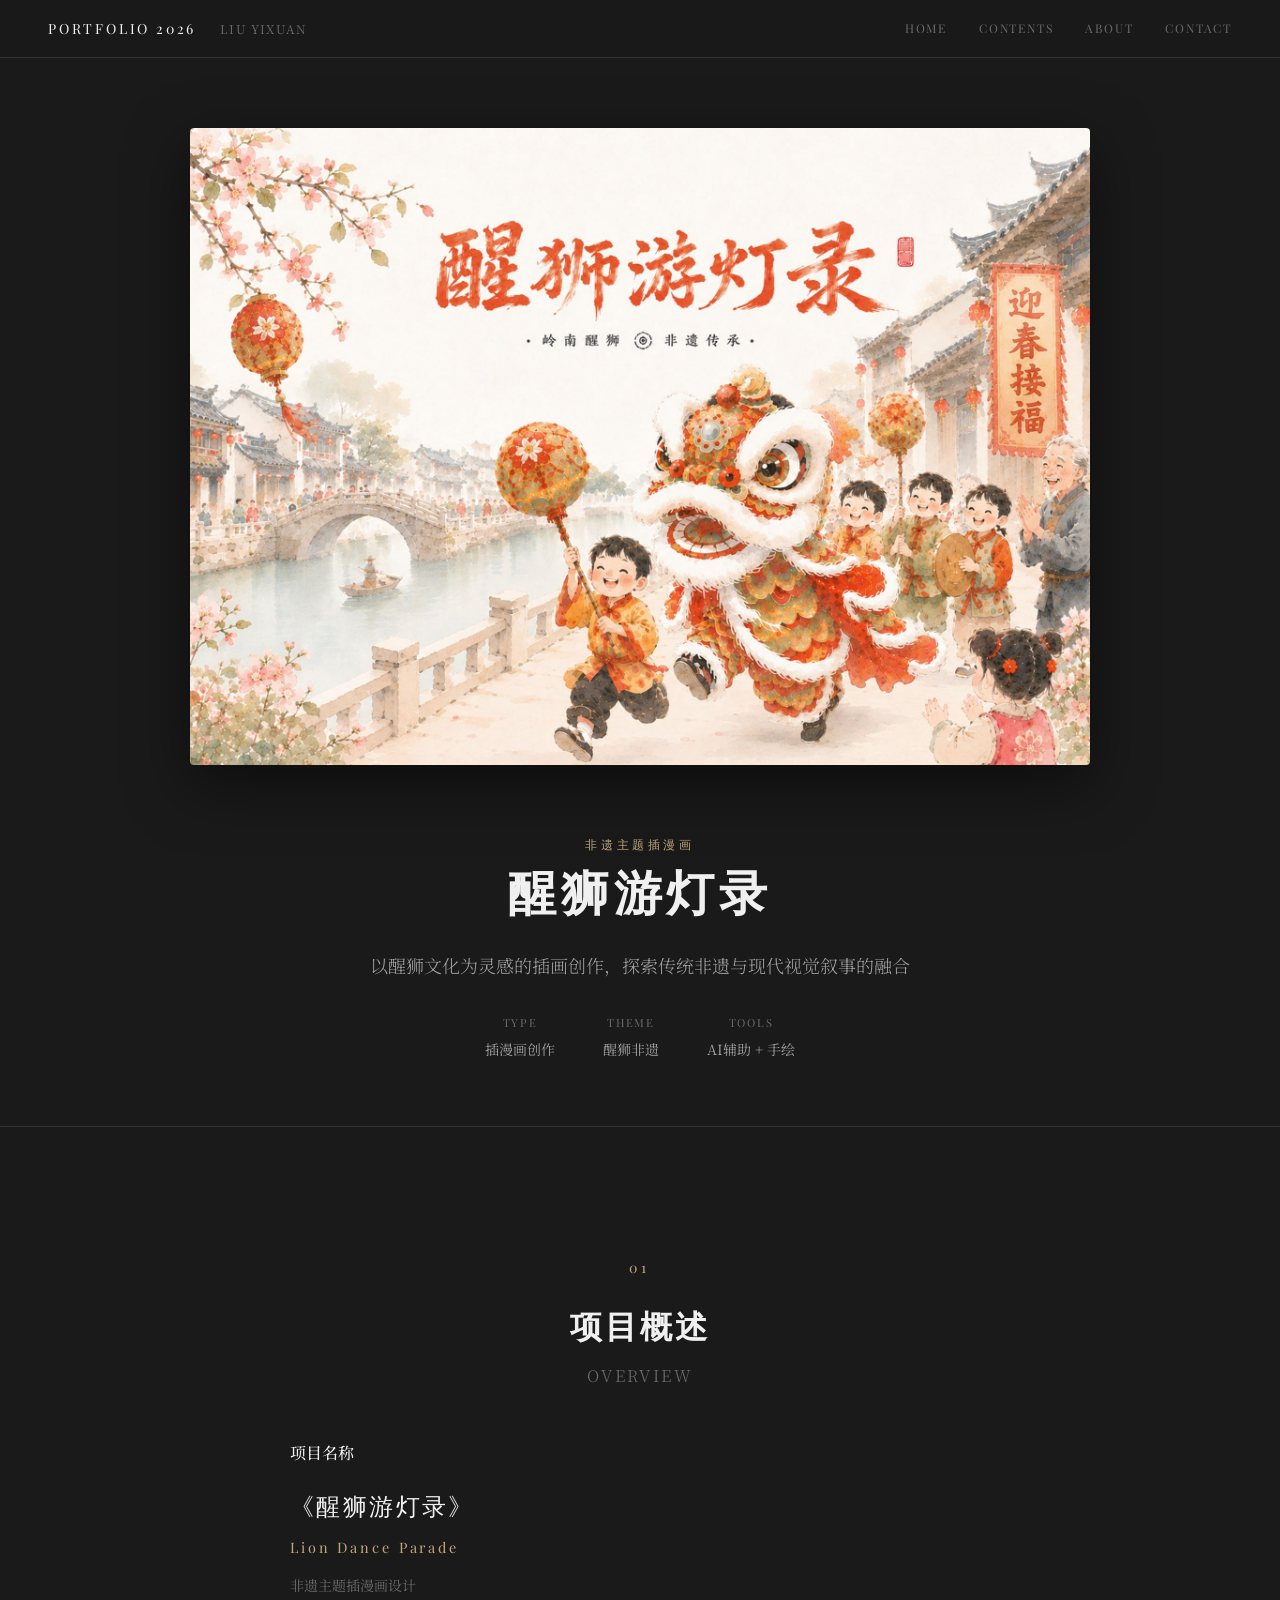
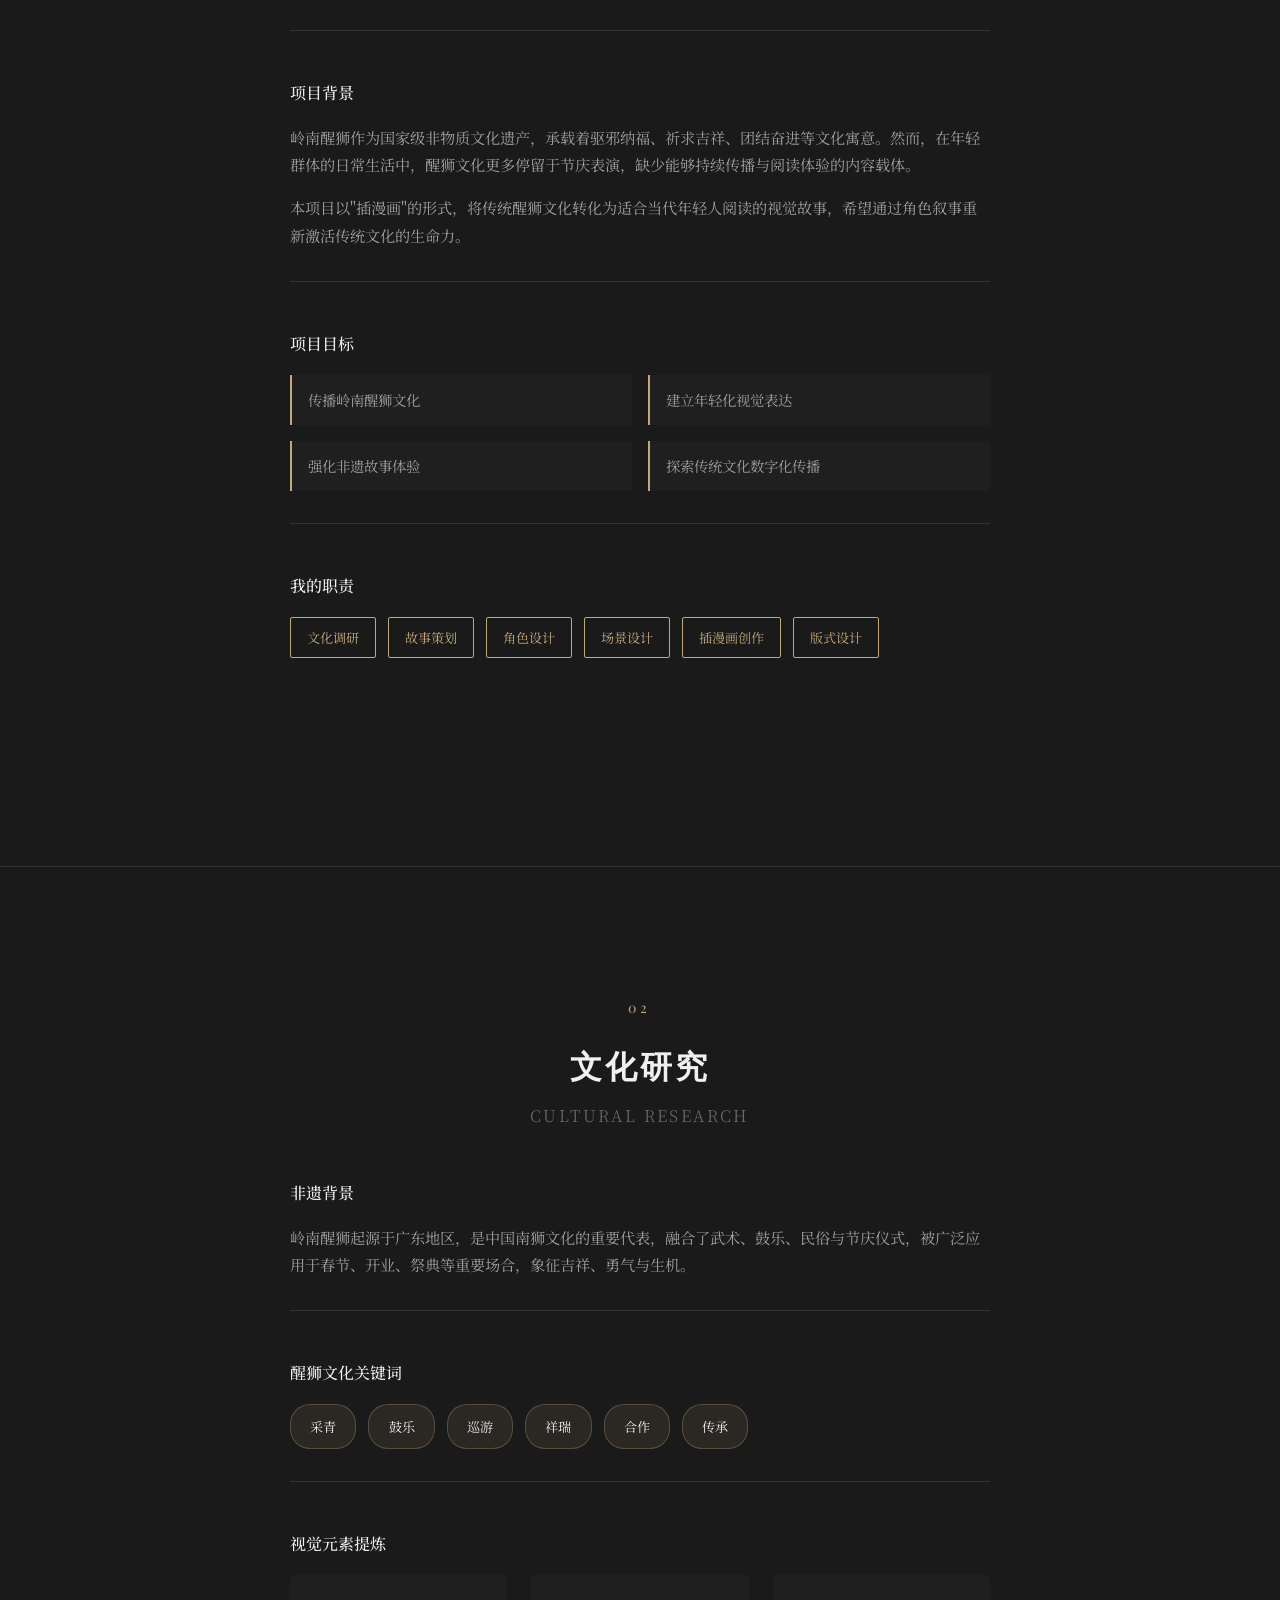
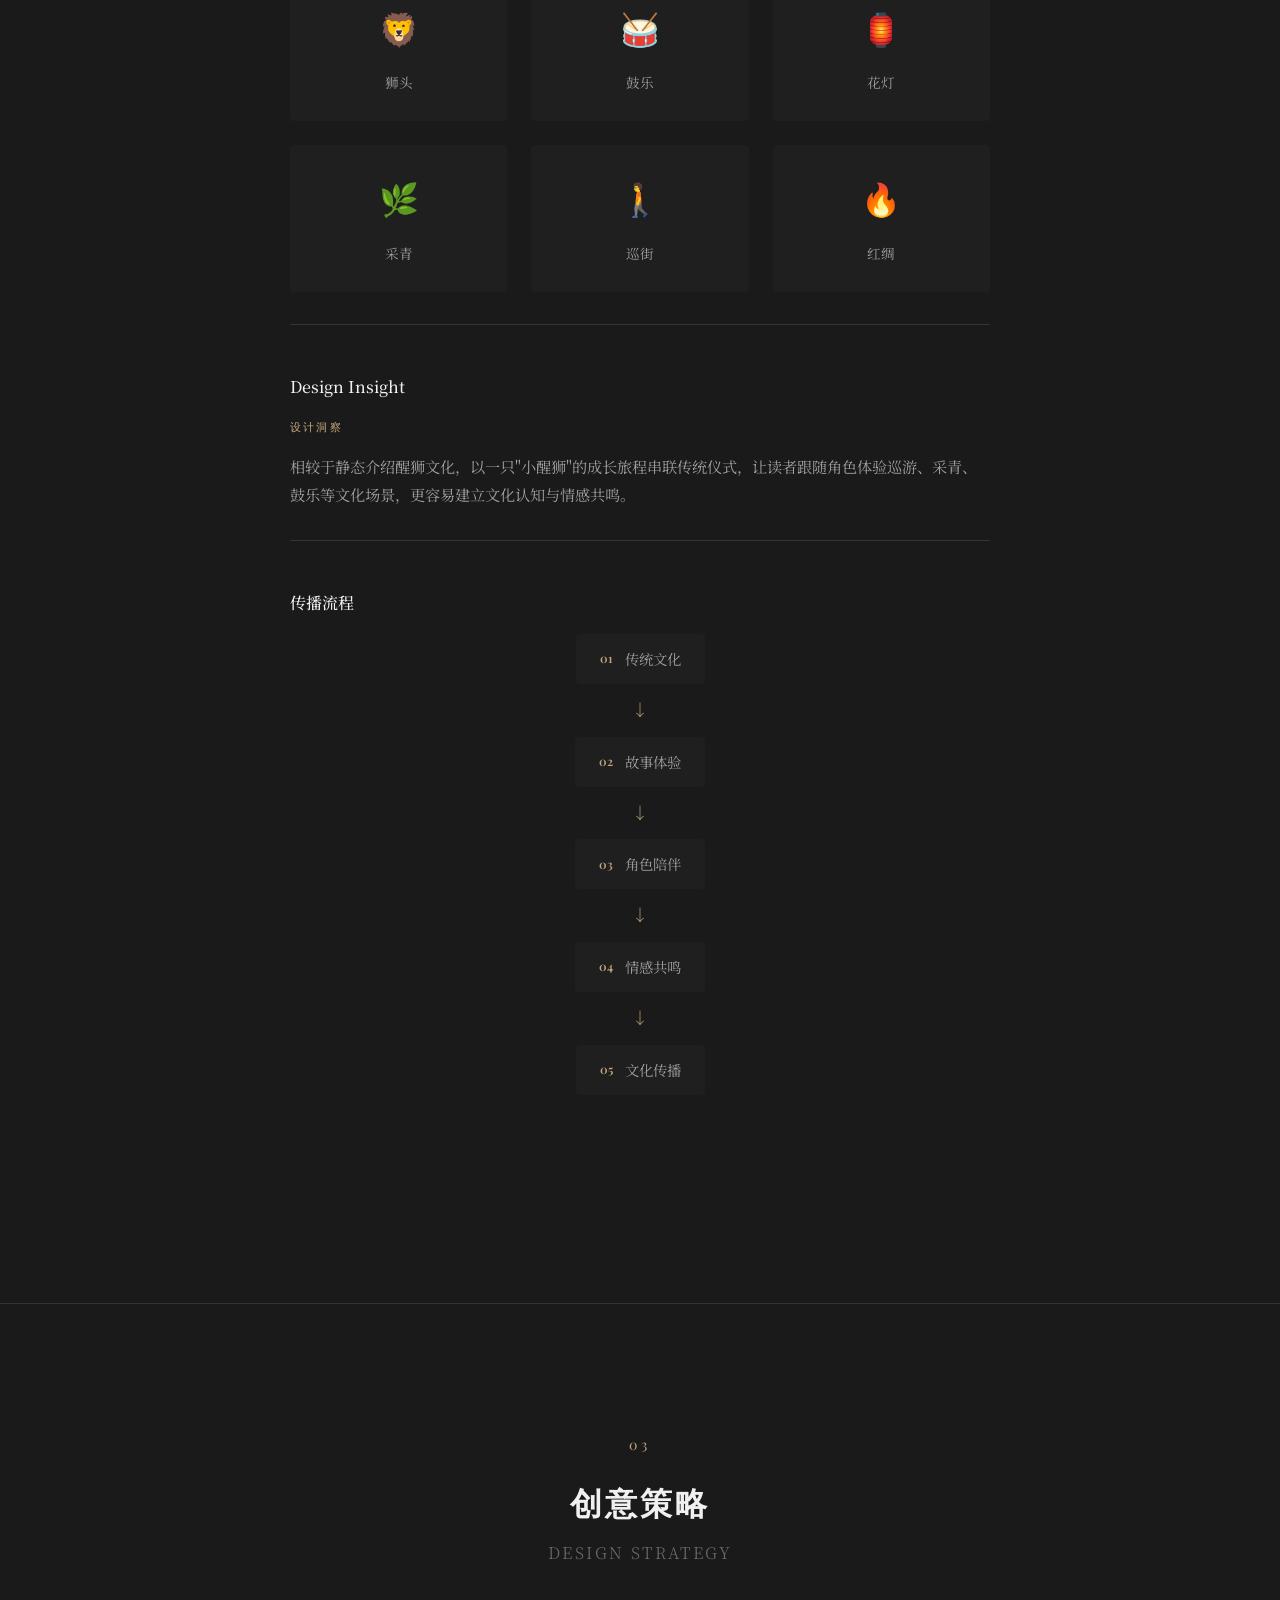
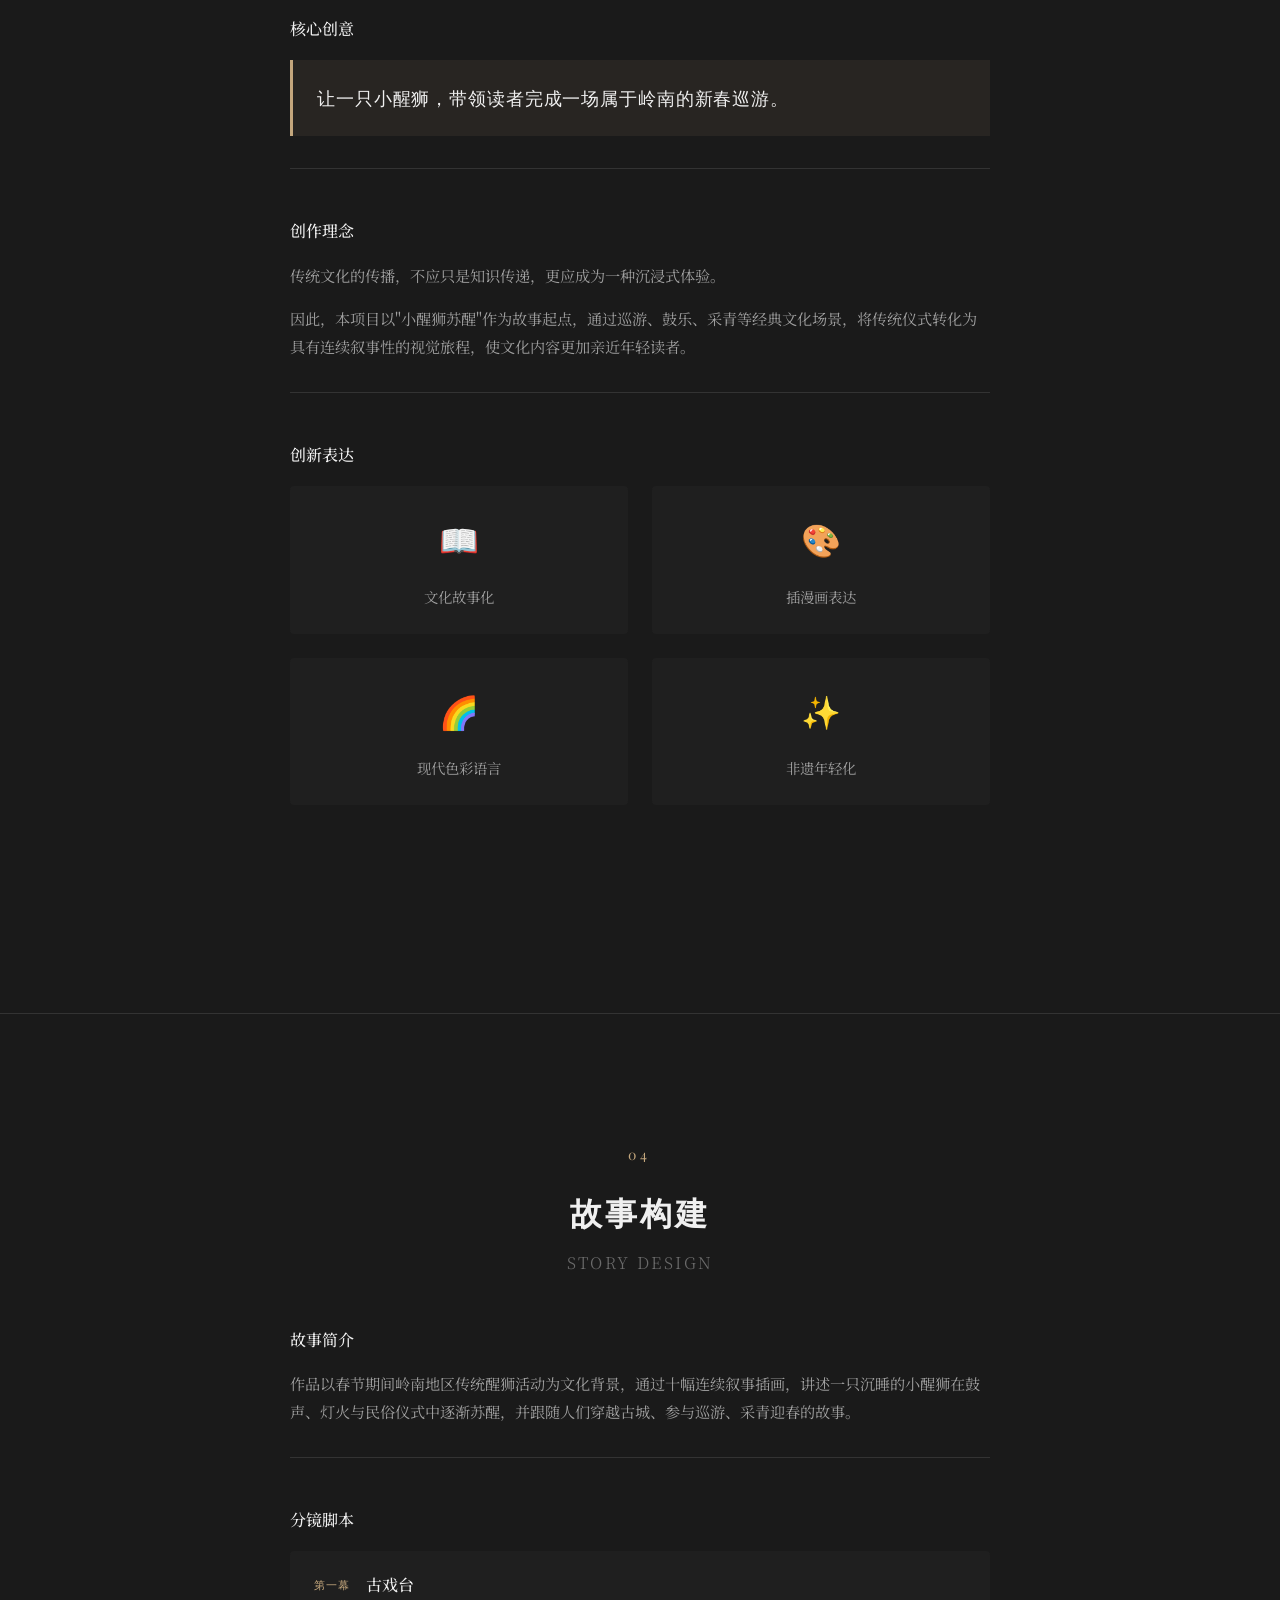
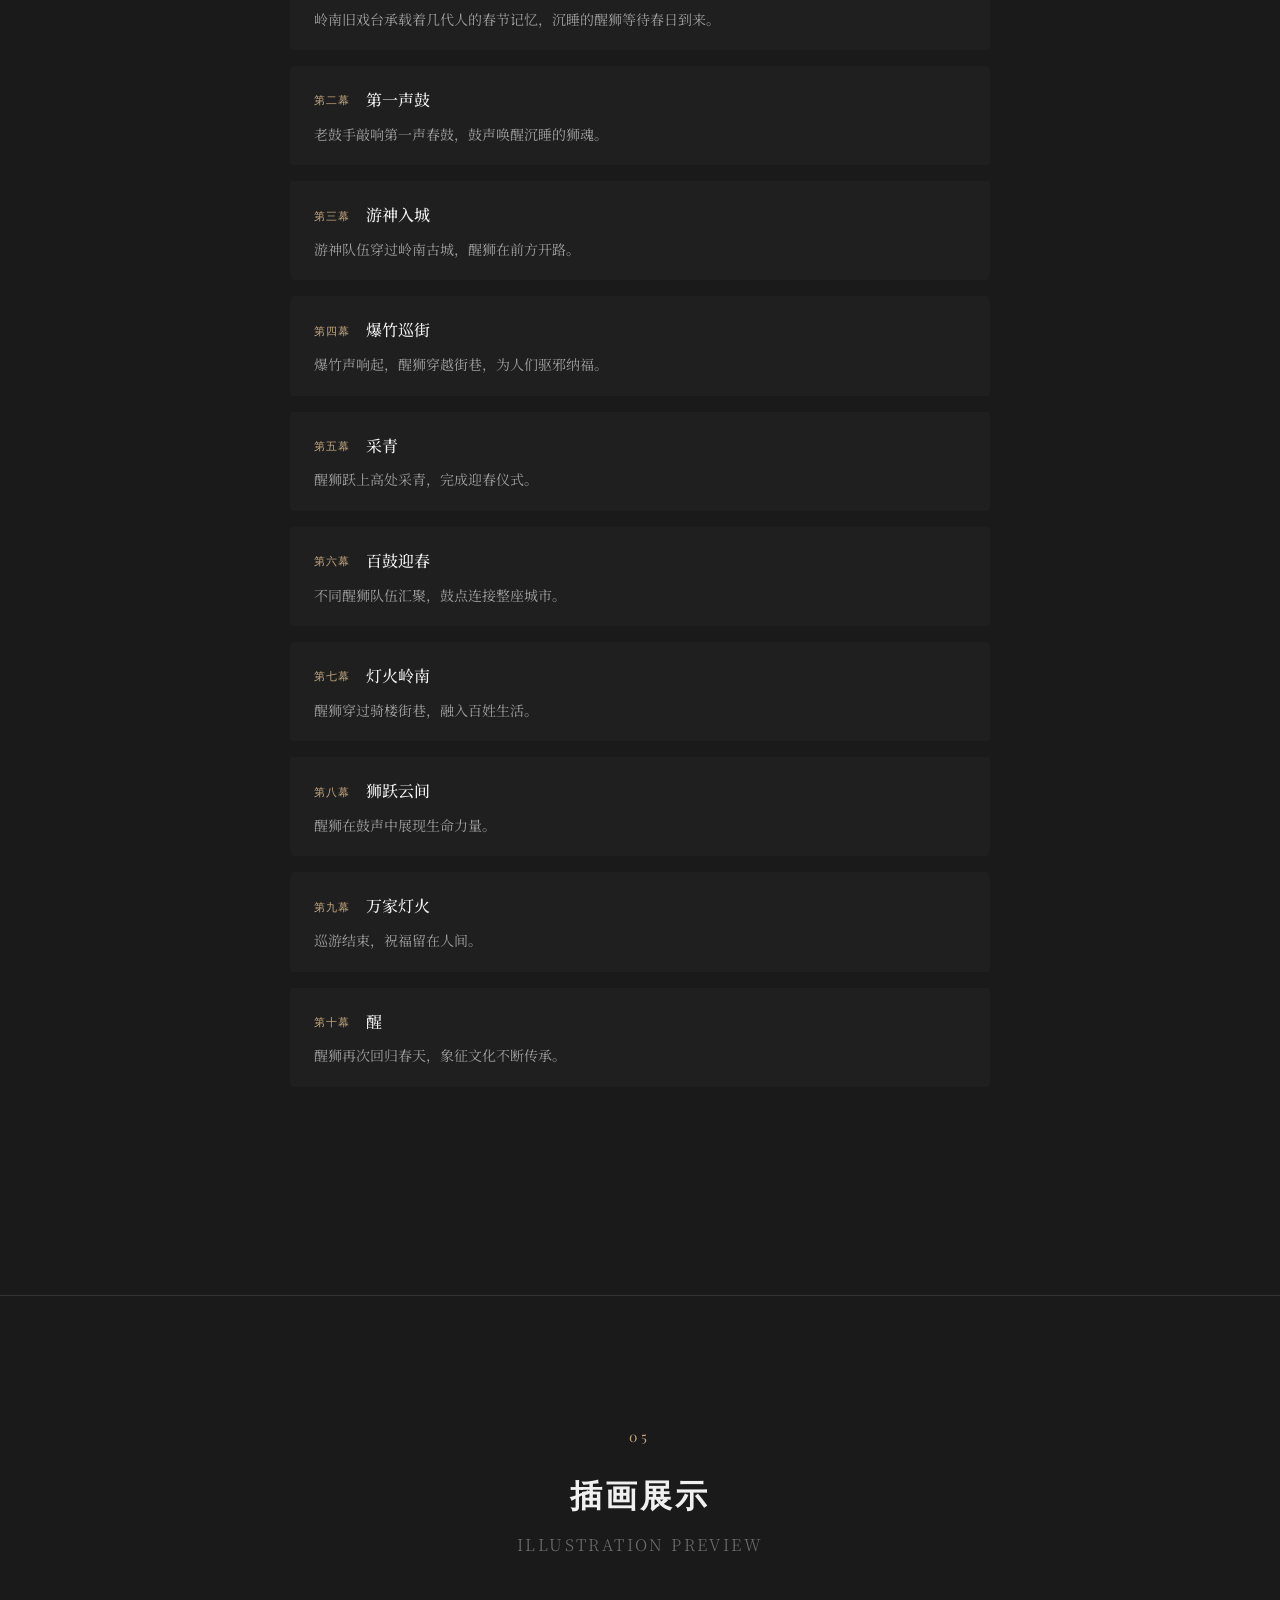
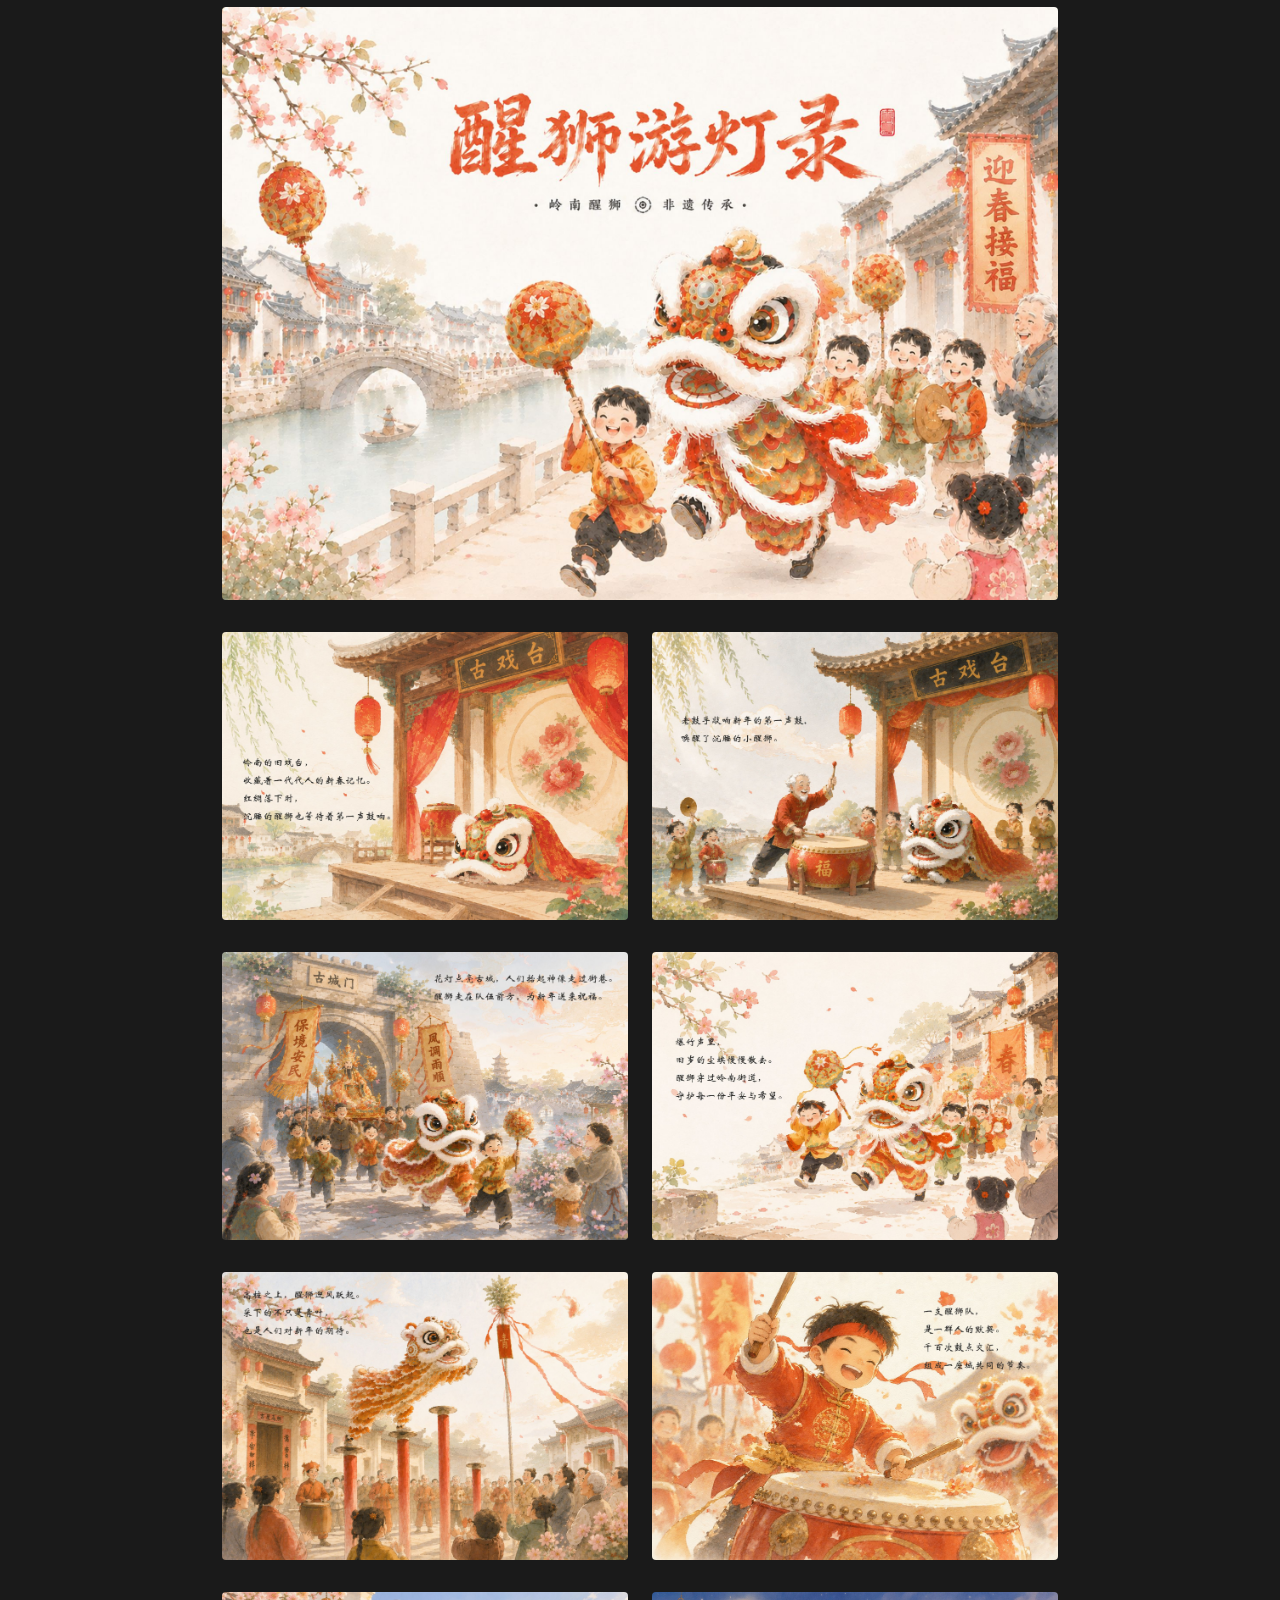
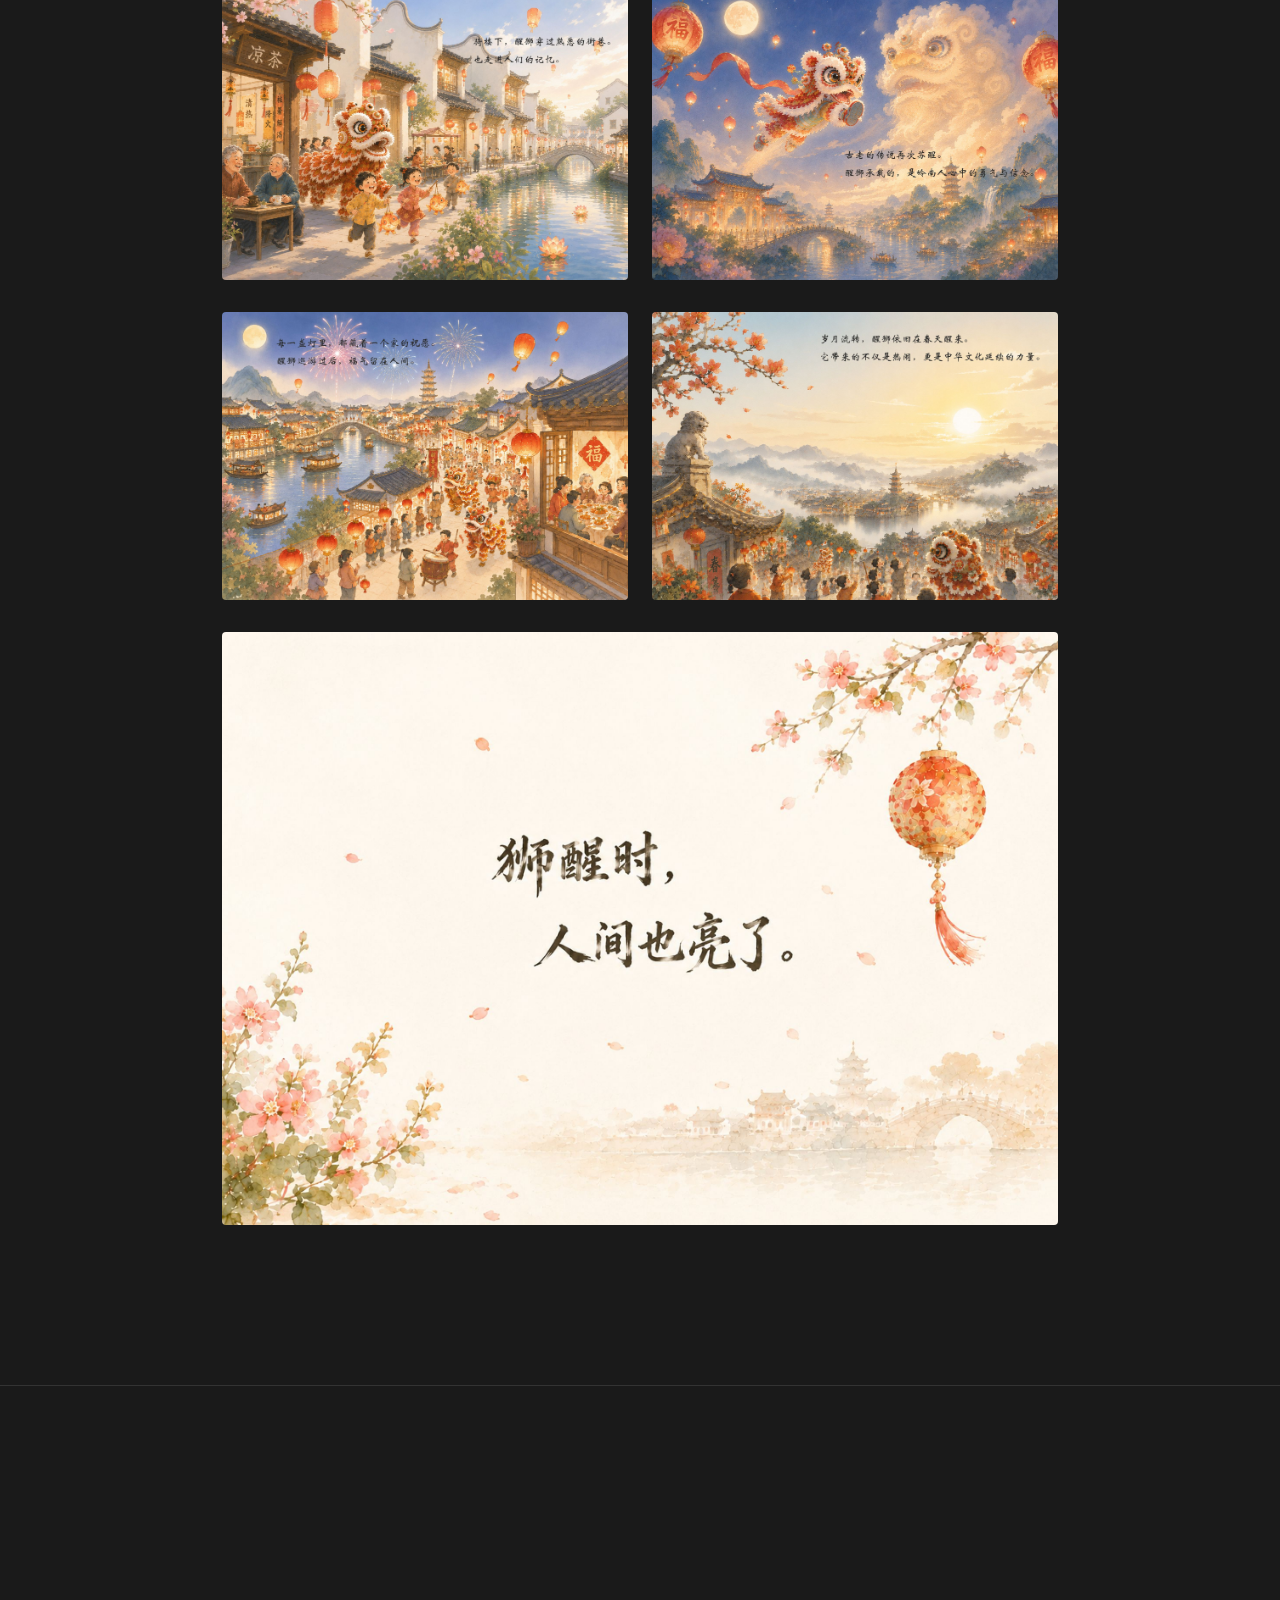
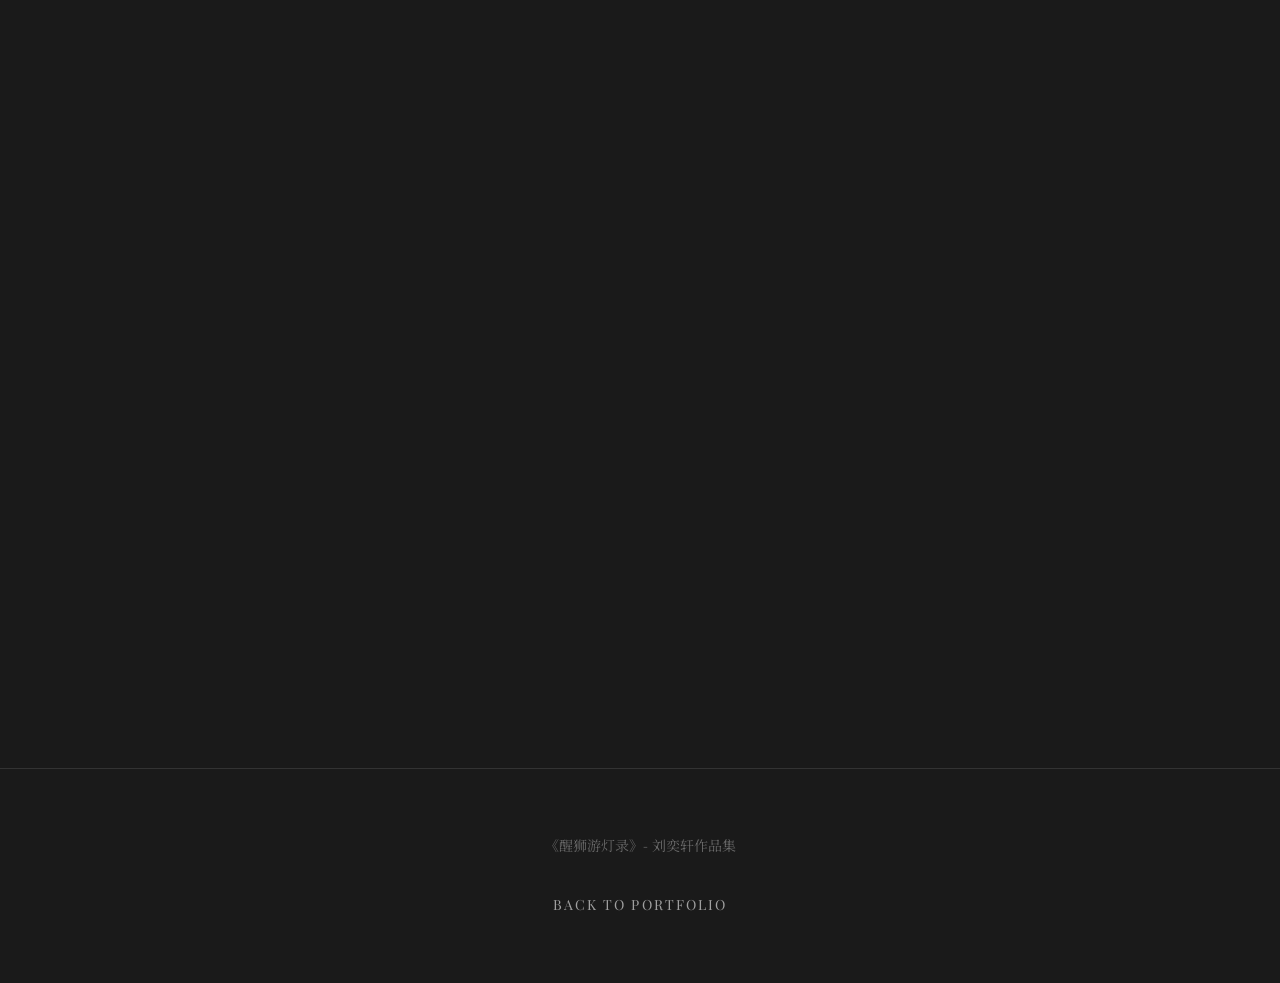
<file: project-xingshi.html>
<!DOCTYPE html>
<html lang="zh-CN">
<head>
    <meta charset="UTF-8">
    <meta name="viewport" content="width=device-width, initial-scale=1.0">
    <title>醒狮游灯录 - 刘奕轩作品集</title>
    <link href="https://fonts.googleapis.com/css2?family=Playfair+Display:ital,wght@0,400;0,500;0,600;0,700;1,400&family=Noto+Serif+SC:wght@300;400;500;600;700&display=swap" rel="stylesheet">
    <style>
        * {
            margin: 0;
            padding: 0;
            box-sizing: border-box;
        }

        :root {
            --color-bg-primary: #1a1a1a;
            --color-bg-secondary: #242424;
            --color-text-primary: #f0f0f0;
            --color-text-secondary: #a0a0a0;
            --color-text-muted: #6a6a6a;
            --color-accent: #c4a77d;
            --color-border: #333333;
            --font-en: 'Playfair Display', serif;
            --font-cn: 'Noto Serif SC', serif;
        }

        html {
            scroll-behavior: smooth;
        }

        body {
            font-family: var(--font-cn), serif;
            background-color: var(--color-bg-primary);
            color: var(--color-text-primary);
            line-height: 1.8;
            overflow-x: hidden;
            opacity: 0;
            transition: opacity 1s cubic-bezier(0.22, 1, 0.36, 1);
        }

        body.js-loaded {
            opacity: 1;
        }

        .navbar {
            position: fixed;
            top: 0;
            left: 0;
            right: 0;
            z-index: 100;
            display: flex;
            justify-content: space-between;
            align-items: center;
            padding: 1rem 3rem;
            background: rgba(26, 26, 26, 0.9);
            backdrop-filter: blur(10px);
            border-bottom: 1px solid var(--color-border);
            transition: all 0.5s cubic-bezier(0.22, 1, 0.36, 1);
        }

        .nav-left {
            display: flex;
            align-items: center;
            gap: 1.5rem;
        }

        .nav-brand {
            font-family: var(--font-en);
            font-size: 0.875rem;
            letter-spacing: 0.2em;
            color: var(--color-text-primary);
        }

        .nav-author {
            font-size: 0.75rem;
            color: var(--color-text-muted);
            letter-spacing: 0.1em;
        }

        .nav-right {
            display: flex;
            gap: 2rem;
        }

        .nav-link {
            font-family: var(--font-en);
            font-size: 0.75rem;
            letter-spacing: 0.15em;
            color: var(--color-text-muted);
            text-decoration: none;
            transition: color 0.3s ease;
            text-transform: uppercase;
        }

        .nav-link:hover {
            color: var(--color-text-primary);
        }

        .project-header {
            min-height: 100vh;
            display: flex;
            flex-direction: column;
            justify-content: center;
            align-items: center;
            text-align: center;
            padding: 8rem 2rem 4rem;
            position: relative;
        }

        .header-image {
            width: 100%;
            max-width: 900px;
            margin-bottom: 4rem;
            border-radius: 4px;
            box-shadow: 0 20px 60px rgba(0, 0, 0, 0.5);
        }

        .header-image img {
            width: 100%;
            height: auto;
            display: block;
            border-radius: 4px;
        }

        .project-title-container {
            max-width: 800px;
        }

        .project-number {
            font-family: var(--font-en);
            font-size: 0.75rem;
            letter-spacing: 0.3em;
            color: var(--color-accent);
            margin-bottom: 1rem;
            text-transform: uppercase;
        }

        .project-title {
            font-family: var(--font-en);
            font-size: 3rem;
            letter-spacing: 0.1em;
            color: var(--color-text-primary);
            margin-bottom: 1.5rem;
            line-height: 1.4;
        }

        .project-subtitle {
            font-family: var(--font-cn);
            font-size: 1.125rem;
            color: var(--color-text-secondary);
            margin-bottom: 2rem;
            font-weight: 300;
        }

        .project-meta {
            display: flex;
            justify-content: center;
            gap: 3rem;
            flex-wrap: wrap;
        }

        .meta-item {
            font-size: 0.875rem;
            color: var(--color-text-muted);
        }

        .meta-label {
            font-family: var(--font-en);
            font-size: 0.7rem;
            letter-spacing: 0.15em;
            text-transform: uppercase;
            color: var(--color-text-muted);
            display: block;
            margin-bottom: 0.25rem;
        }

        .meta-value {
            color: var(--color-text-secondary);
        }

        .project-section {
            padding: 8rem 0;
            border-top: 1px solid var(--color-border);
        }

        .section-container {
            max-width: 900px;
            margin: 0 auto;
            padding: 0 2rem;
        }

        .section-header {
            text-align: center;
        }

        .section-number {
            font-family: var(--font-en);
            font-size: 0.875rem;
            letter-spacing: 0.3em;
            color: var(--color-accent);
            display: block;
            margin-bottom: 1rem;
            text-transform: uppercase;
        }

        .section-title {
            font-family: var(--font-en);
            font-size: 2rem;
            letter-spacing: 0.1em;
            color: var(--color-text-primary);
            margin-bottom: 0.5rem;
        }

        .section-title-cn {
            font-family: var(--font-cn);
            font-size: 1rem;
            color: var(--color-text-muted);
            font-weight: 300;
            letter-spacing: 0.15em;
        }

        .project-footer {
            padding: 4rem 2rem;
            text-align: center;
            border-top: 1px solid var(--color-border);
            margin-top: 8rem;
        }

        .footer-text {
            font-size: 0.875rem;
            color: var(--color-text-muted);
            margin-bottom: 2rem;
        }

        .back-link {
            font-family: var(--font-en);
            font-size: 0.875rem;
            letter-spacing: 0.15em;
            color: var(--color-text-secondary);
            text-decoration: none;
            border-bottom: 1px solid transparent;
            padding-bottom: 0.25rem;
            transition: all 0.3s ease;
        }

        .back-link:hover {
            color: var(--color-accent);
            border-color: var(--color-accent);
        }

        @media (max-width: 768px) {
            .navbar {
                padding: 1rem 1.5rem;
            }

            .nav-right {
                gap: 1rem;
            }

            .project-header {
                padding: 6rem 1rem 3rem;
            }

            .project-title {
                font-size: 1.75rem;
            }

            .project-meta {
                gap: 1.5rem;
            }

            .section-title {
                font-size: 1.5rem;
            }
        }

        .fade-in {
            opacity: 0;
            transform: translateY(30px);
            transition: opacity 0.8s cubic-bezier(0.22, 1, 0.36, 1), transform 0.8s cubic-bezier(0.22, 1, 0.36, 1);
        }

        .fade-in.visible {
            opacity: 1;
            transform: translateY(0);
        }

        .scale-in {
            opacity: 0;
            transform: scale(0.95);
            transition: opacity 1s cubic-bezier(0.22, 1, 0.36, 1), transform 1s cubic-bezier(0.22, 1, 0.36, 1);
        }

        .scale-in.visible {
            opacity: 1;
            transform: scale(1);
        }

        /* Overview Content Styles */
        .overview-content {
            max-width: 700px;
            margin: 3rem auto 0;
        }

        .overview-block {
            margin-bottom: 3rem;
            padding-bottom: 2rem;
            border-bottom: 1px solid var(--color-border);
        }

        .overview-block:last-of-type {
            border-bottom: none;
        }

        .overview-title {
            font-family: var(--font-cn);
            font-size: 1rem;
            color: var(--color-text-primary);
            margin-bottom: 1rem;
            font-weight: 500;
        }

        .project-name-cn {
            font-family: var(--font-en);
            font-size: 1.5rem;
            letter-spacing: 0.1em;
            color: var(--color-text-primary);
            margin-bottom: 0.5rem;
        }

        .project-name-en {
            font-family: var(--font-en);
            font-size: 0.9rem;
            letter-spacing: 0.2em;
            color: var(--color-accent);
            margin-bottom: 0.75rem;
        }

        .project-category {
            font-size: 0.875rem;
            color: var(--color-text-muted);
        }

        .overview-text {
            font-size: 0.95rem;
            color: var(--color-text-secondary);
            line-height: 1.8;
            margin-bottom: 1rem;
        }

        .overview-text:last-child {
            margin-bottom: 0;
        }

        .goal-list {
            list-style: none;
            padding: 0;
            display: grid;
            grid-template-columns: repeat(2, 1fr);
            gap: 1rem;
        }

        .goal-item {
            font-size: 0.9rem;
            color: var(--color-text-secondary);
            padding: 0.75rem 1rem;
            background: rgba(36, 36, 36, 0.5);
            border-left: 2px solid var(--color-accent);
        }

        .role-grid {
            display: flex;
            flex-wrap: wrap;
            gap: 0.75rem;
        }

        .role-tag {
            font-size: 0.82rem;
            color: var(--color-accent);
            padding: 0.5rem 1rem;
            border: 1px solid var(--color-accent);
            border-radius: 2px;
        }

        @media (max-width: 600px) {
            .goal-list {
                grid-template-columns: 1fr;
            }
        }

        /* Research Content Styles */
        .research-content {
            max-width: 700px;
            margin: 3rem auto 0;
        }

        .research-block {
            margin-bottom: 3rem;
            padding-bottom: 2rem;
            border-bottom: 1px solid var(--color-border);
        }

        .research-block:last-of-type {
            border-bottom: none;
        }

        .research-title {
            font-family: var(--font-cn);
            font-size: 1rem;
            color: var(--color-text-primary);
            margin-bottom: 1rem;
            font-weight: 500;
        }

        .research-subtitle {
            font-family: var(--font-en);
            font-size: 0.7rem;
            letter-spacing: 0.2em;
            color: var(--color-accent);
            text-transform: uppercase;
            margin-bottom: 1rem;
        }

        .research-text {
            font-size: 0.95rem;
            color: var(--color-text-secondary);
            line-height: 1.8;
        }

        .keyword-tags {
            display: flex;
            flex-wrap: wrap;
            gap: 0.75rem;
        }

        .keyword-tag {
            font-size: 0.82rem;
            color: var(--color-text-primary);
            padding: 0.6rem 1.2rem;
            background: rgba(196, 167, 125, 0.1);
            border: 1px solid rgba(196, 167, 125, 0.3);
            border-radius: 20px;
        }

        .visual-grid {
            display: grid;
            grid-template-columns: repeat(3, 1fr);
            gap: 1.5rem;
        }

        .visual-item {
            text-align: center;
            padding: 1.5rem;
            background: rgba(36, 36, 36, 0.5);
            border-radius: 4px;
        }

        .visual-icon {
            font-size: 2rem;
            margin-bottom: 0.75rem;
        }

        .visual-label {
            font-size: 0.85rem;
            color: var(--color-text-secondary);
        }

        .process-flow {
            display: flex;
            flex-direction: column;
            align-items: center;
            gap: 0.5rem;
        }

        .process-item {
            display: flex;
            align-items: center;
            gap: 0.75rem;
            padding: 0.75rem 1.5rem;
            background: rgba(36, 36, 36, 0.5);
            border-radius: 4px;
        }

        .process-number {
            font-family: var(--font-en);
            font-size: 0.75rem;
            color: var(--color-accent);
            font-weight: 600;
        }

        .process-text {
            font-size: 0.9rem;
            color: var(--color-text-secondary);
        }

        .process-arrow {
            font-size: 1rem;
            color: var(--color-accent);
            margin: 0.25rem 0;
        }

        @media (max-width: 600px) {
            .visual-grid {
                grid-template-columns: repeat(2, 1fr);
            }
        }

        /* Strategy Content Styles */
        .strategy-content {
            max-width: 700px;
            margin: 3rem auto 0;
        }

        .strategy-block {
            margin-bottom: 3rem;
            padding-bottom: 2rem;
            border-bottom: 1px solid var(--color-border);
        }

        .strategy-block:last-of-type {
            border-bottom: none;
        }

        .strategy-title {
            font-family: var(--font-cn);
            font-size: 1rem;
            color: var(--color-text-primary);
            margin-bottom: 1rem;
            font-weight: 500;
        }

        .strategy-highlight {
            font-family: var(--font-en);
            font-size: 1.1rem;
            letter-spacing: 0.05em;
            color: var(--color-text-primary);
            line-height: 1.6;
            padding: 1.5rem;
            background: rgba(196, 167, 125, 0.08);
            border-left: 3px solid var(--color-accent);
        }

        .strategy-text {
            font-size: 0.95rem;
            color: var(--color-text-secondary);
            line-height: 1.8;
            margin-bottom: 1rem;
        }

        .strategy-text:last-child {
            margin-bottom: 0;
        }

        .innovation-grid {
            display: grid;
            grid-template-columns: repeat(2, 1fr);
            gap: 1.5rem;
        }

        .innovation-item {
            text-align: center;
            padding: 1.5rem;
            background: rgba(36, 36, 36, 0.5);
            border-radius: 4px;
            transition: all 0.3s ease;
        }

        .innovation-item:hover {
            transform: translateY(-2px);
            border-color: var(--color-accent);
        }

        .innovation-icon {
            font-size: 2rem;
            margin-bottom: 1rem;
        }

        .innovation-name {
            font-family: var(--font-cn);
            font-size: 0.9rem;
            color: var(--color-text-secondary);
            font-weight: 400;
        }

        @media (max-width: 600px) {
            .innovation-grid {
                grid-template-columns: 1fr;
            }
        }

        /* Story Content Styles */
        .story-content {
            max-width: 700px;
            margin: 3rem auto 0;
        }

        .story-block {
            margin-bottom: 3rem;
            padding-bottom: 2rem;
            border-bottom: 1px solid var(--color-border);
        }

        .story-block:last-of-type {
            border-bottom: none;
        }

        .story-title {
            font-family: var(--font-cn);
            font-size: 1rem;
            color: var(--color-text-primary);
            margin-bottom: 1rem;
            font-weight: 500;
        }

        .story-text {
            font-size: 0.95rem;
            color: var(--color-text-secondary);
            line-height: 1.8;
        }

        .storyboard {
            display: flex;
            flex-direction: column;
            gap: 1rem;
        }

        .story-panel {
            background: rgba(36, 36, 36, 0.5);
            border-radius: 4px;
            padding: 1.25rem 1.5rem;
            transition: all 0.3s ease;
        }

        .story-panel:hover {
            transform: translateX(5px);
            border-left: 2px solid var(--color-accent);
        }

        .panel-header {
            display: flex;
            align-items: center;
            gap: 1rem;
            margin-bottom: 0.5rem;
        }

        .panel-number {
            font-family: var(--font-en);
            font-size: 0.7rem;
            letter-spacing: 0.1em;
            color: var(--color-accent);
            text-transform: uppercase;
        }

        .panel-title {
            font-family: var(--font-cn);
            font-size: 1rem;
            color: var(--color-text-primary);
            font-weight: 500;
        }

        .panel-desc {
            font-size: 0.875rem;
            color: var(--color-text-secondary);
            line-height: 1.6;
            margin: 0;
        }

        /* Illustration Content Styles */
        .illustration-content {
            max-width: 1000px;
            margin: 3rem auto 0;
        }

        .illustration-single {
            width: 100%;
            max-width: 900px;
            aspect-ratio: 1.41/1;
            object-fit: cover;
            margin: 0 auto 2rem;
            display: block;
            border-radius: 4px;
        }

        .illustration-pair {
            display: grid;
            grid-template-columns: repeat(2, 1fr);
            gap: 1.5rem;
            margin-bottom: 2rem;
        }

        .illustration-pair img {
            width: 100%;
            aspect-ratio: 1.41/1;
            object-fit: cover;
            border-radius: 4px;
        }

        @media (max-width: 600px) {
            .illustration-pair {
                grid-template-columns: 1fr;
            }

            .illustration-single {
                aspect-ratio: 4/3;
            }
        }

        /* Reflection Xingshi Content Styles */
        .reflection-xs-content {
            max-width: 700px;
            margin: 3rem auto 0;
        }

        .reflection-xs-block {
            margin-bottom: 3rem;
            padding-bottom: 2rem;
            border-bottom: 1px solid var(--color-border);
        }

        .reflection-xs-block:last-of-type {
            border-bottom: none;
        }

        .reflection-xs-title {
            font-family: var(--font-cn);
            font-size: 1rem;
            color: var(--color-text-primary);
            margin-bottom: 1rem;
            font-weight: 500;
        }

        .reflection-xs-text {
            font-size: 0.95rem;
            color: var(--color-text-secondary);
            line-height: 1.8;
        }
    </style>
</head>
<body>
    <nav class="navbar">
        <div class="nav-left">
            <span class="nav-brand">PORTFOLIO 2026</span>
            <span class="nav-author">LIU YIXUAN</span>
        </div>
        <div class="nav-right">
            <a href="index.html#home" class="nav-link">HOME</a>
            <a href="index.html#contents" class="nav-link">CONTENTS</a>
            <a href="index.html#about" class="nav-link">ABOUT</a>
            <a href="index.html#contact" class="nav-link">CONTACT</a>
        </div>
    </nav>

    <header class="project-header fade-in">
        <div class="header-image scale-in">
            <img src="images/xingshi-cover.jpg" alt="醒狮游灯录封面">
        </div>
        <div class="project-title-container">
            <span class="project-number">非遗主题插漫画</span>
            <h1 class="project-title">醒狮游灯录</h1>
            <p class="project-subtitle">以醒狮文化为灵感的插画创作，探索传统非遗与现代视觉叙事的融合</p>
            <div class="project-meta">
                <div class="meta-item">
                    <span class="meta-label">Type</span>
                    <span class="meta-value">插漫画创作</span>
                </div>
                <div class="meta-item">
                    <span class="meta-label">Theme</span>
                    <span class="meta-value">醒狮非遗</span>
                </div>
                <div class="meta-item">
                    <span class="meta-label">Tools</span>
                    <span class="meta-value">AI辅助 + 手绘</span>
                </div>
            </div>
        </div>
    </header>

    <section class="project-section">
        <div class="section-container">
            <div class="section-header fade-in">
                <span class="section-number">01</span>
                <h2 class="section-title">项目概述</h2>
                <p class="section-title-cn">OVERVIEW</p>
            </div>

            <div class="overview-content fade-in">
                <div class="overview-block">
                    <h4 class="overview-title">项目名称</h4>
                    <p class="project-name-cn">《醒狮游灯录》</p>
                    <p class="project-name-en">Lion Dance Parade</p>
                    <p class="project-category">非遗主题插漫画设计</p>
                </div>

                <div class="overview-block">
                    <h4 class="overview-title">项目背景</h4>
                    <p class="overview-text">岭南醒狮作为国家级非物质文化遗产，承载着驱邪纳福、祈求吉祥、团结奋进等文化寓意。然而，在年轻群体的日常生活中，醒狮文化更多停留于节庆表演，缺少能够持续传播与阅读体验的内容载体。</p>
                    <p class="overview-text">本项目以"插漫画"的形式，将传统醒狮文化转化为适合当代年轻人阅读的视觉故事，希望通过角色叙事重新激活传统文化的生命力。</p>
                </div>

                <div class="overview-block">
                    <h4 class="overview-title">项目目标</h4>
                    <ul class="goal-list">
                        <li class="goal-item">传播岭南醒狮文化</li>
                        <li class="goal-item">建立年轻化视觉表达</li>
                        <li class="goal-item">强化非遗故事体验</li>
                        <li class="goal-item">探索传统文化数字化传播</li>
                    </ul>
                </div>

                <div class="overview-block">
                    <h4 class="overview-title">我的职责</h4>
                    <div class="role-grid">
                        <span class="role-tag">文化调研</span>
                        <span class="role-tag">故事策划</span>
                        <span class="role-tag">角色设计</span>
                        <span class="role-tag">场景设计</span>
                        <span class="role-tag">插漫画创作</span>
                        <span class="role-tag">版式设计</span>
                    </div>
                </div>
            </div>
        </div>
    </section>

    <section class="project-section">
        <div class="section-container">
            <div class="section-header fade-in">
                <span class="section-number">02</span>
                <h2 class="section-title">文化研究</h2>
                <p class="section-title-cn">CULTURAL RESEARCH</p>
            </div>

            <div class="research-content fade-in">
                <div class="research-block">
                    <h4 class="research-title">非遗背景</h4>
                    <p class="research-text">岭南醒狮起源于广东地区，是中国南狮文化的重要代表，融合了武术、鼓乐、民俗与节庆仪式，被广泛应用于春节、开业、祭典等重要场合，象征吉祥、勇气与生机。</p>
                </div>

                <div class="research-block">
                    <h4 class="research-title">醒狮文化关键词</h4>
                    <div class="keyword-tags">
                        <span class="keyword-tag">采青</span>
                        <span class="keyword-tag">鼓乐</span>
                        <span class="keyword-tag">巡游</span>
                        <span class="keyword-tag">祥瑞</span>
                        <span class="keyword-tag">合作</span>
                        <span class="keyword-tag">传承</span>
                    </div>
                </div>

                <div class="research-block">
                    <h4 class="research-title">视觉元素提炼</h4>
                    <div class="visual-grid">
                        <div class="visual-item">
                            <div class="visual-icon">🦁</div>
                            <span class="visual-label">狮头</span>
                        </div>
                        <div class="visual-item">
                            <div class="visual-icon">🥁</div>
                            <span class="visual-label">鼓乐</span>
                        </div>
                        <div class="visual-item">
                            <div class="visual-icon">🏮</div>
                            <span class="visual-label">花灯</span>
                        </div>
                        <div class="visual-item">
                            <div class="visual-icon">🌿</div>
                            <span class="visual-label">采青</span>
                        </div>
                        <div class="visual-item">
                            <div class="visual-icon">🚶</div>
                            <span class="visual-label">巡街</span>
                        </div>
                        <div class="visual-item">
                            <div class="visual-icon">🔥</div>
                            <span class="visual-label">红绸</span>
                        </div>
                    </div>
                </div>

                <div class="research-block">
                    <h4 class="research-title">Design Insight</h4>
                    <p class="research-subtitle">设计洞察</p>
                    <p class="research-text">相较于静态介绍醒狮文化，以一只"小醒狮"的成长旅程串联传统仪式，让读者跟随角色体验巡游、采青、鼓乐等文化场景，更容易建立文化认知与情感共鸣。</p>
                </div>

                <div class="research-block">
                    <h4 class="research-title">传播流程</h4>
                    <div class="process-flow">
                        <div class="process-item">
                            <span class="process-number">01</span>
                            <span class="process-text">传统文化</span>
                        </div>
                        <div class="process-arrow">↓</div>
                        <div class="process-item">
                            <span class="process-number">02</span>
                            <span class="process-text">故事体验</span>
                        </div>
                        <div class="process-arrow">↓</div>
                        <div class="process-item">
                            <span class="process-number">03</span>
                            <span class="process-text">角色陪伴</span>
                        </div>
                        <div class="process-arrow">↓</div>
                        <div class="process-item">
                            <span class="process-number">04</span>
                            <span class="process-text">情感共鸣</span>
                        </div>
                        <div class="process-arrow">↓</div>
                        <div class="process-item">
                            <span class="process-number">05</span>
                            <span class="process-text">文化传播</span>
                        </div>
                    </div>
                </div>
            </div>
        </div>
    </section>

    <section class="project-section">
        <div class="section-container">
            <div class="section-header fade-in">
                <span class="section-number">03</span>
                <h2 class="section-title">创意策略</h2>
                <p class="section-title-cn">DESIGN STRATEGY</p>
            </div>

            <div class="strategy-content fade-in">
                <div class="strategy-block">
                    <h4 class="strategy-title">核心创意</h4>
                    <p class="strategy-highlight">让一只小醒狮，带领读者完成一场属于岭南的新春巡游。</p>
                </div>

                <div class="strategy-block">
                    <h4 class="strategy-title">创作理念</h4>
                    <p class="strategy-text">传统文化的传播，不应只是知识传递，更应成为一种沉浸式体验。</p>
                    <p class="strategy-text">因此，本项目以"小醒狮苏醒"作为故事起点，通过巡游、鼓乐、采青等经典文化场景，将传统仪式转化为具有连续叙事性的视觉旅程，使文化内容更加亲近年轻读者。</p>
                </div>

                <div class="strategy-block">
                    <h4 class="strategy-title">创新表达</h4>
                    <div class="innovation-grid">
                        <div class="innovation-item">
                            <div class="innovation-icon">📖</div>
                            <h5 class="innovation-name">文化故事化</h5>
                        </div>
                        <div class="innovation-item">
                            <div class="innovation-icon">🎨</div>
                            <h5 class="innovation-name">插漫画表达</h5>
                        </div>
                        <div class="innovation-item">
                            <div class="innovation-icon">🌈</div>
                            <h5 class="innovation-name">现代色彩语言</h5>
                        </div>
                        <div class="innovation-item">
                            <div class="innovation-icon">✨</div>
                            <h5 class="innovation-name">非遗年轻化</h5>
                        </div>
                    </div>
                </div>
            </div>
        </div>
    </section>

    <section class="project-section">
        <div class="section-container">
            <div class="section-header fade-in">
                <span class="section-number">04</span>
                <h2 class="section-title">故事构建</h2>
                <p class="section-title-cn">STORY DESIGN</p>
            </div>

            <div class="story-content fade-in">
                <div class="story-block">
                    <h4 class="story-title">故事简介</h4>
                    <p class="story-text">作品以春节期间岭南地区传统醒狮活动为文化背景，通过十幅连续叙事插画，讲述一只沉睡的小醒狮在鼓声、灯火与民俗仪式中逐渐苏醒，并跟随人们穿越古城、参与巡游、采青迎春的故事。</p>
                </div>

                <div class="story-block">
                    <h4 class="story-title">分镜脚本</h4>
                    <div class="storyboard">
                        <div class="story-panel">
                            <div class="panel-header">
                                <span class="panel-number">第一幕</span>
                                <span class="panel-title">古戏台</span>
                            </div>
                            <p class="panel-desc">岭南旧戏台承载着几代人的春节记忆，沉睡的醒狮等待春日到来。</p>
                        </div>
                        <div class="story-panel">
                            <div class="panel-header">
                                <span class="panel-number">第二幕</span>
                                <span class="panel-title">第一声鼓</span>
                            </div>
                            <p class="panel-desc">老鼓手敲响第一声春鼓，鼓声唤醒沉睡的狮魂。</p>
                        </div>
                        <div class="story-panel">
                            <div class="panel-header">
                                <span class="panel-number">第三幕</span>
                                <span class="panel-title">游神入城</span>
                            </div>
                            <p class="panel-desc">游神队伍穿过岭南古城，醒狮在前方开路。</p>
                        </div>
                        <div class="story-panel">
                            <div class="panel-header">
                                <span class="panel-number">第四幕</span>
                                <span class="panel-title">爆竹巡街</span>
                            </div>
                            <p class="panel-desc">爆竹声响起，醒狮穿越街巷，为人们驱邪纳福。</p>
                        </div>
                        <div class="story-panel">
                            <div class="panel-header">
                                <span class="panel-number">第五幕</span>
                                <span class="panel-title">采青</span>
                            </div>
                            <p class="panel-desc">醒狮跃上高处采青，完成迎春仪式。</p>
                        </div>
                        <div class="story-panel">
                            <div class="panel-header">
                                <span class="panel-number">第六幕</span>
                                <span class="panel-title">百鼓迎春</span>
                            </div>
                            <p class="panel-desc">不同醒狮队伍汇聚，鼓点连接整座城市。</p>
                        </div>
                        <div class="story-panel">
                            <div class="panel-header">
                                <span class="panel-number">第七幕</span>
                                <span class="panel-title">灯火岭南</span>
                            </div>
                            <p class="panel-desc">醒狮穿过骑楼街巷，融入百姓生活。</p>
                        </div>
                        <div class="story-panel">
                            <div class="panel-header">
                                <span class="panel-number">第八幕</span>
                                <span class="panel-title">狮跃云间</span>
                            </div>
                            <p class="panel-desc">醒狮在鼓声中展现生命力量。</p>
                        </div>
                        <div class="story-panel">
                            <div class="panel-header">
                                <span class="panel-number">第九幕</span>
                                <span class="panel-title">万家灯火</span>
                            </div>
                            <p class="panel-desc">巡游结束，祝福留在人间。</p>
                        </div>
                        <div class="story-panel">
                            <div class="panel-header">
                                <span class="panel-number">第十幕</span>
                                <span class="panel-title">醒</span>
                            </div>
                            <p class="panel-desc">醒狮再次回归春天，象征文化不断传承。</p>
                        </div>
                    </div>
                </div>
            </div>
        </div>
    </section>

    <section class="project-section">
        <div class="section-container">
            <div class="section-header fade-in">
                <span class="section-number">05</span>
                <h2 class="section-title">插画展示</h2>
                <p class="section-title-cn">ILLUSTRATION PREVIEW</p>
            </div>

            <div class="illustration-content fade-in">
                <!-- 第一张单独排列 -->
                <img src="images/xingshi-1.jpg" alt="插画1" class="illustration-single">

                <!-- 2-3 两两对页排列 -->
                <div class="illustration-pair">
                    <img src="images/xingshi-2.jpg" alt="插画2">
                    <img src="images/xingshi-3.jpg" alt="插画3">
                </div>

                <!-- 4-5 两两对页排列 -->
                <div class="illustration-pair">
                    <img src="images/xingshi-4.jpg" alt="插画4">
                    <img src="images/xingshi-5.jpg" alt="插画5">
                </div>

                <!-- 6-7 两两对页排列 -->
                <div class="illustration-pair">
                    <img src="images/xingshi-6.jpg" alt="插画6">
                    <img src="images/xingshi-7.jpg" alt="插画7">
                </div>

                <!-- 8-9 两两对页排列 -->
                <div class="illustration-pair">
                    <img src="images/xingshi-8.jpg" alt="插画8">
                    <img src="images/xingshi-9.jpg" alt="插画9">
                </div>

                <!-- 10-11 两两对页排列 -->
                <div class="illustration-pair">
                    <img src="images/xingshi-10.jpg" alt="插画10">
                    <img src="images/xingshi-11.jpg" alt="插画11">
                </div>

                <!-- 最后一张单独排列 -->
                <img src="images/xingshi-12.jpg" alt="插画12" class="illustration-single">
            </div>
        </div>
    </section>

    <section class="project-section">
        <div class="section-container">
            <div class="section-header fade-in">
                <span class="section-number">06</span>
                <h2 class="section-title">项目总结</h2>
                <p class="section-title-cn">REFLECTION</p>
            </div>

            <div class="reflection-xs-content fade-in">
                <div class="reflection-xs-block">
                    <h4 class="reflection-xs-title">项目成果</h4>
                    <p class="reflection-xs-text">本项目以岭南醒狮文化为创作核心，通过插漫画的形式重新构建传统文化叙事，将醒狮巡游、鼓乐、采青等非遗元素转化为适合当代阅读习惯的视觉故事，在保留文化精神的同时，探索了传统文化年轻化表达的可能性。</p>
                </div>

                <div class="reflection-xs-block">
                    <h4 class="reflection-xs-title">设计思考</h4>
                    <p class="reflection-xs-text">相比直接介绍非遗知识，我更希望通过角色成长与故事体验，让读者在阅读过程中自然理解醒狮文化的精神内涵。故事中的每一次巡游、每一次鼓点、每一次采青，都不仅是传统仪式的再现，更是文化情感的传递。</p>
                </div>
            </div>
        </div>
    </section>

    <footer class="project-footer">
        <p class="footer-text">《醒狮游灯录》- 刘奕轩作品集</p>
        <a href="index.html#contents" class="back-link">BACK TO PORTFOLIO</a>
    </footer>

    <script>
        document.addEventListener('DOMContentLoaded', function() {
            document.body.classList.add('js-loaded');

            const observerOptions = {
                threshold: 0.1,
                rootMargin: '0px 0px -50px 0px'
            };

            const observer = new IntersectionObserver(function(entries) {
                entries.forEach(function(entry) {
                    if (entry.isIntersecting) {
                        entry.target.classList.add('visible');
                    }
                });
            }, observerOptions);

            const animatedElements = document.querySelectorAll('.fade-in, .scale-in');
            animatedElements.forEach(function(el) {
                observer.observe(el);
            });
        });
    </script>
</body>
</html>
</file>
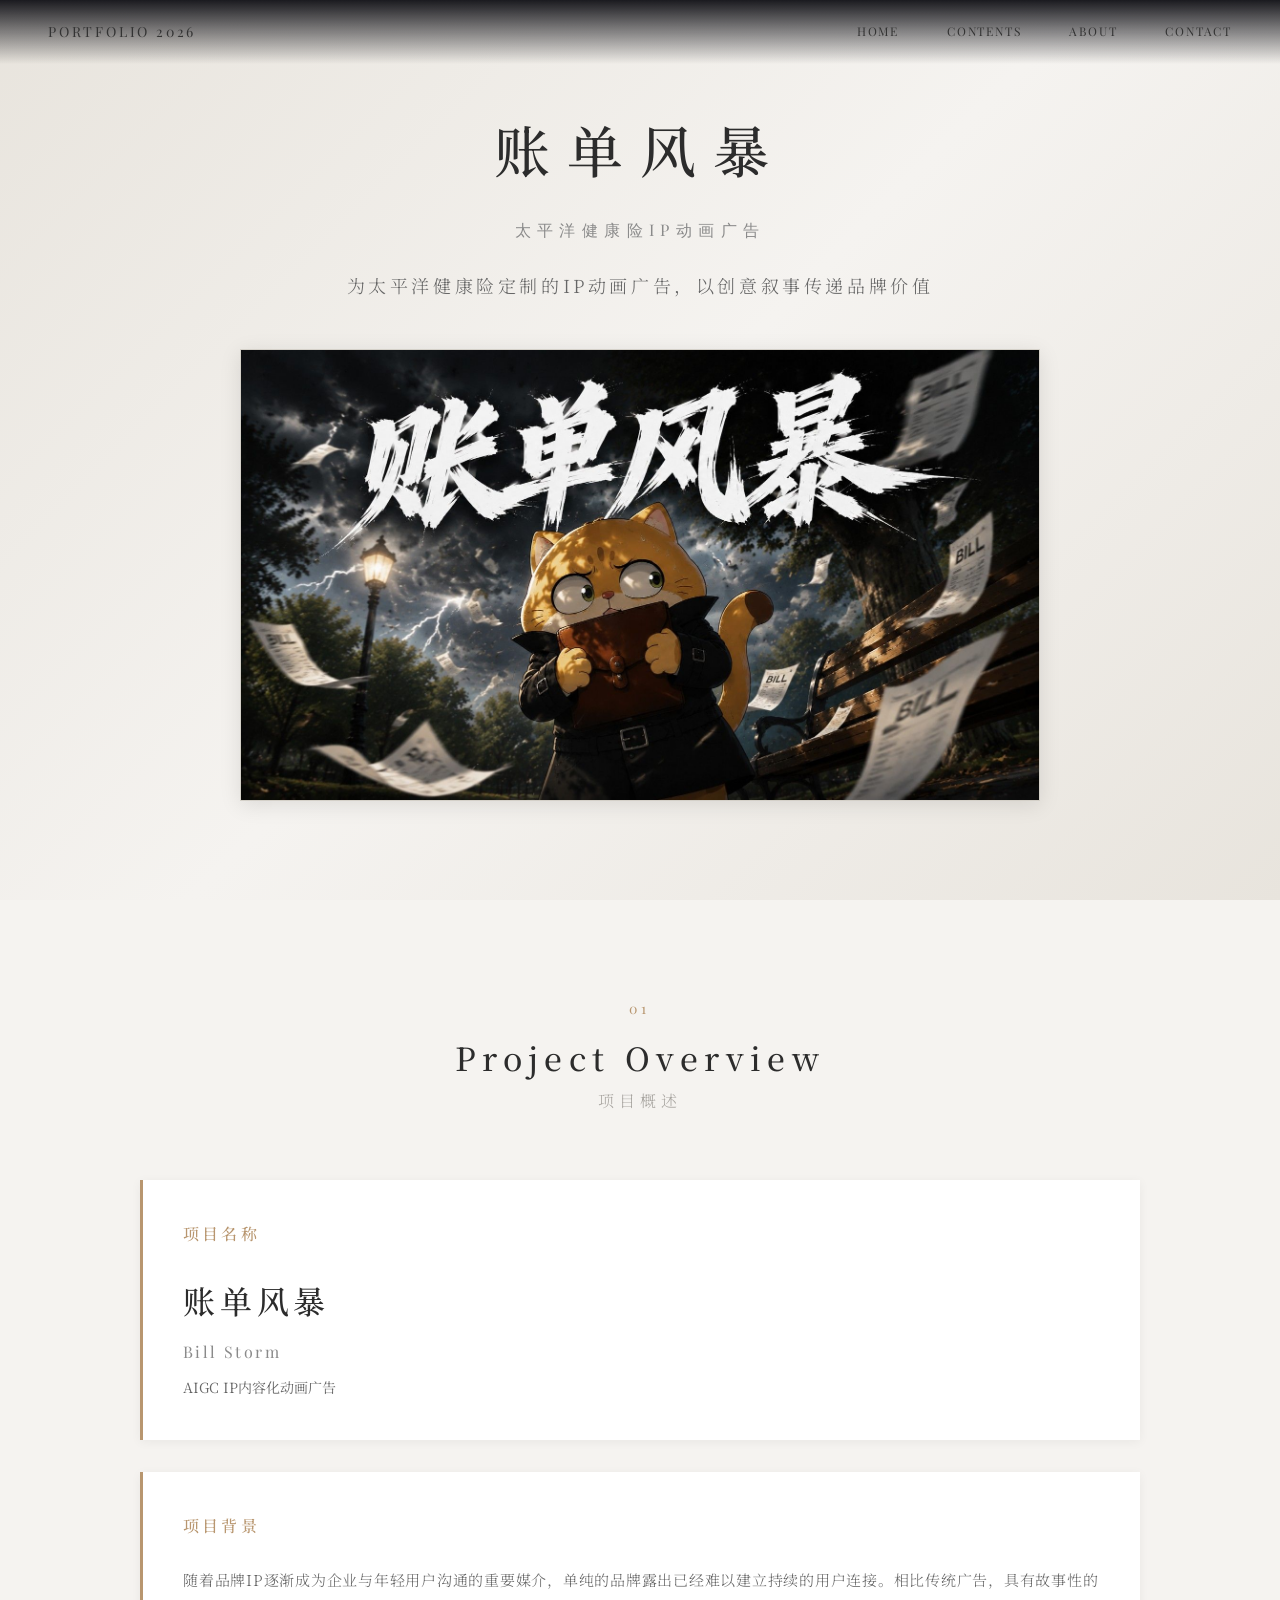
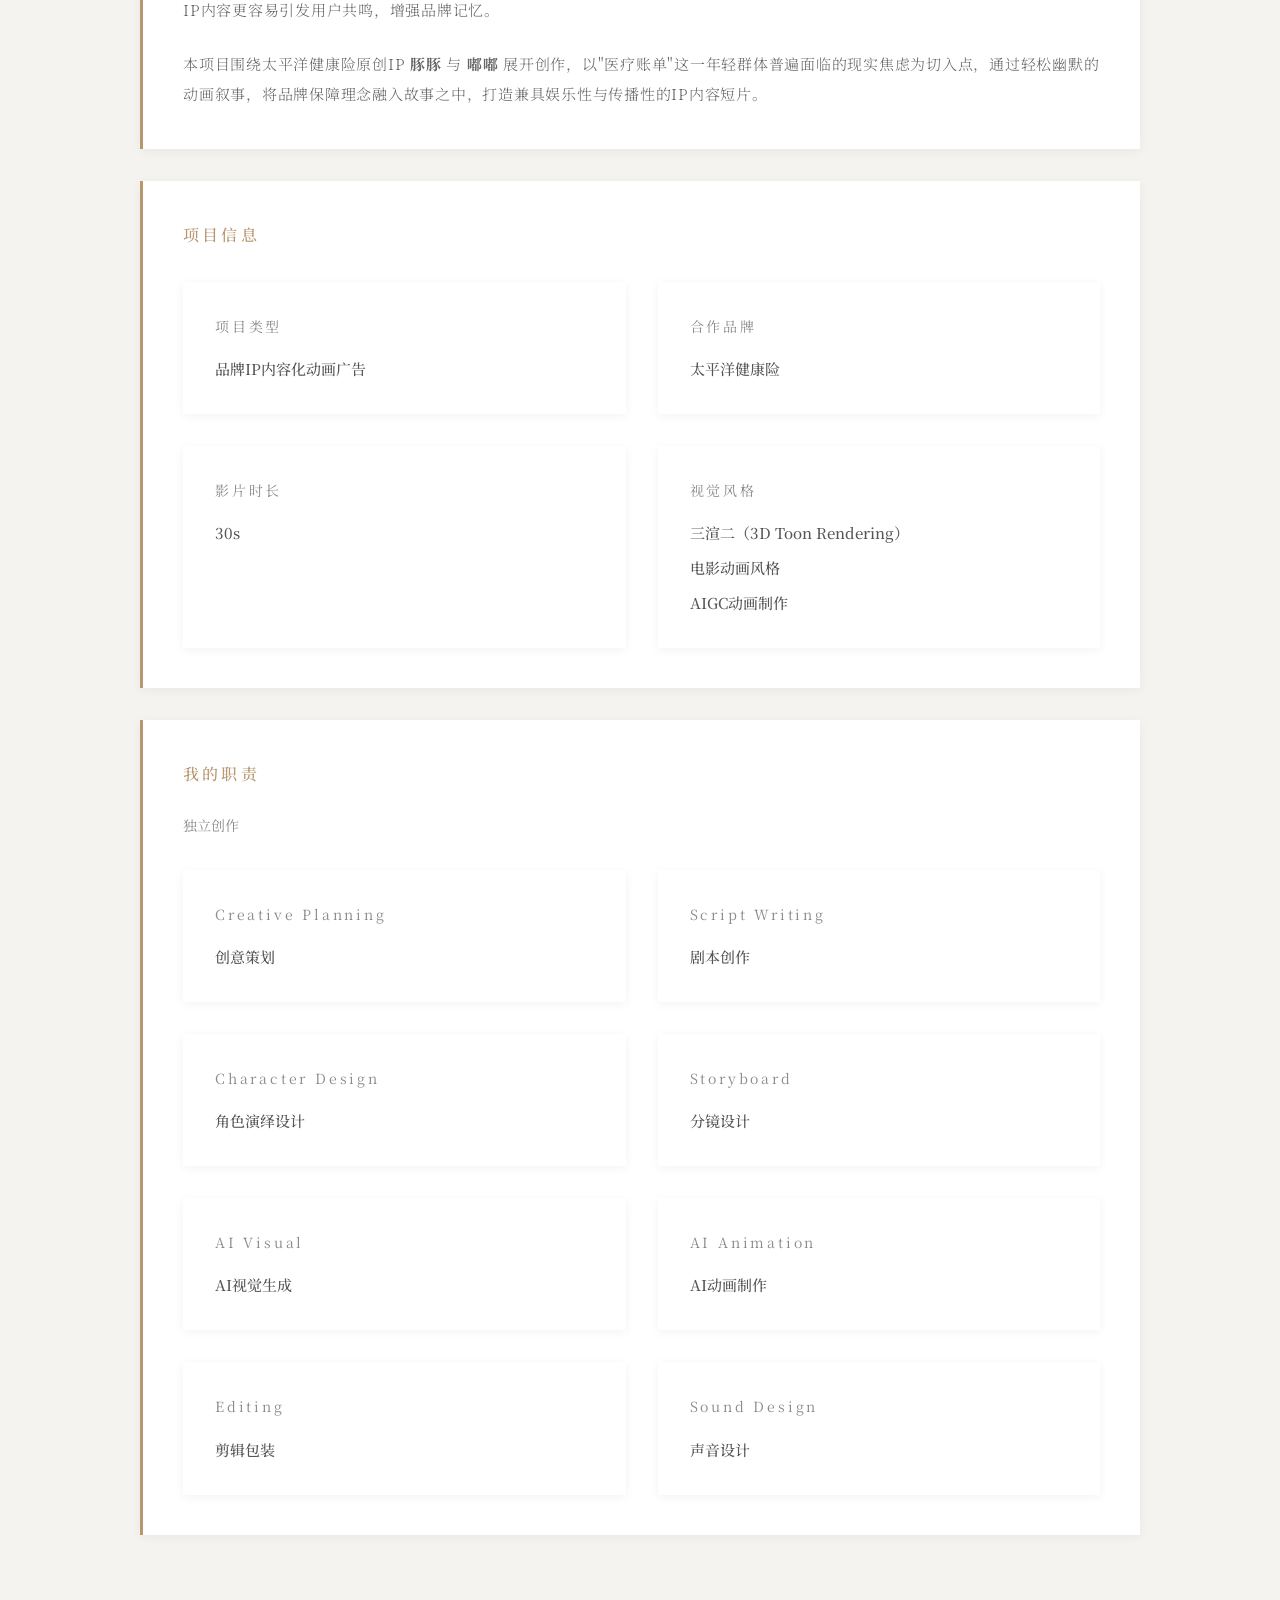
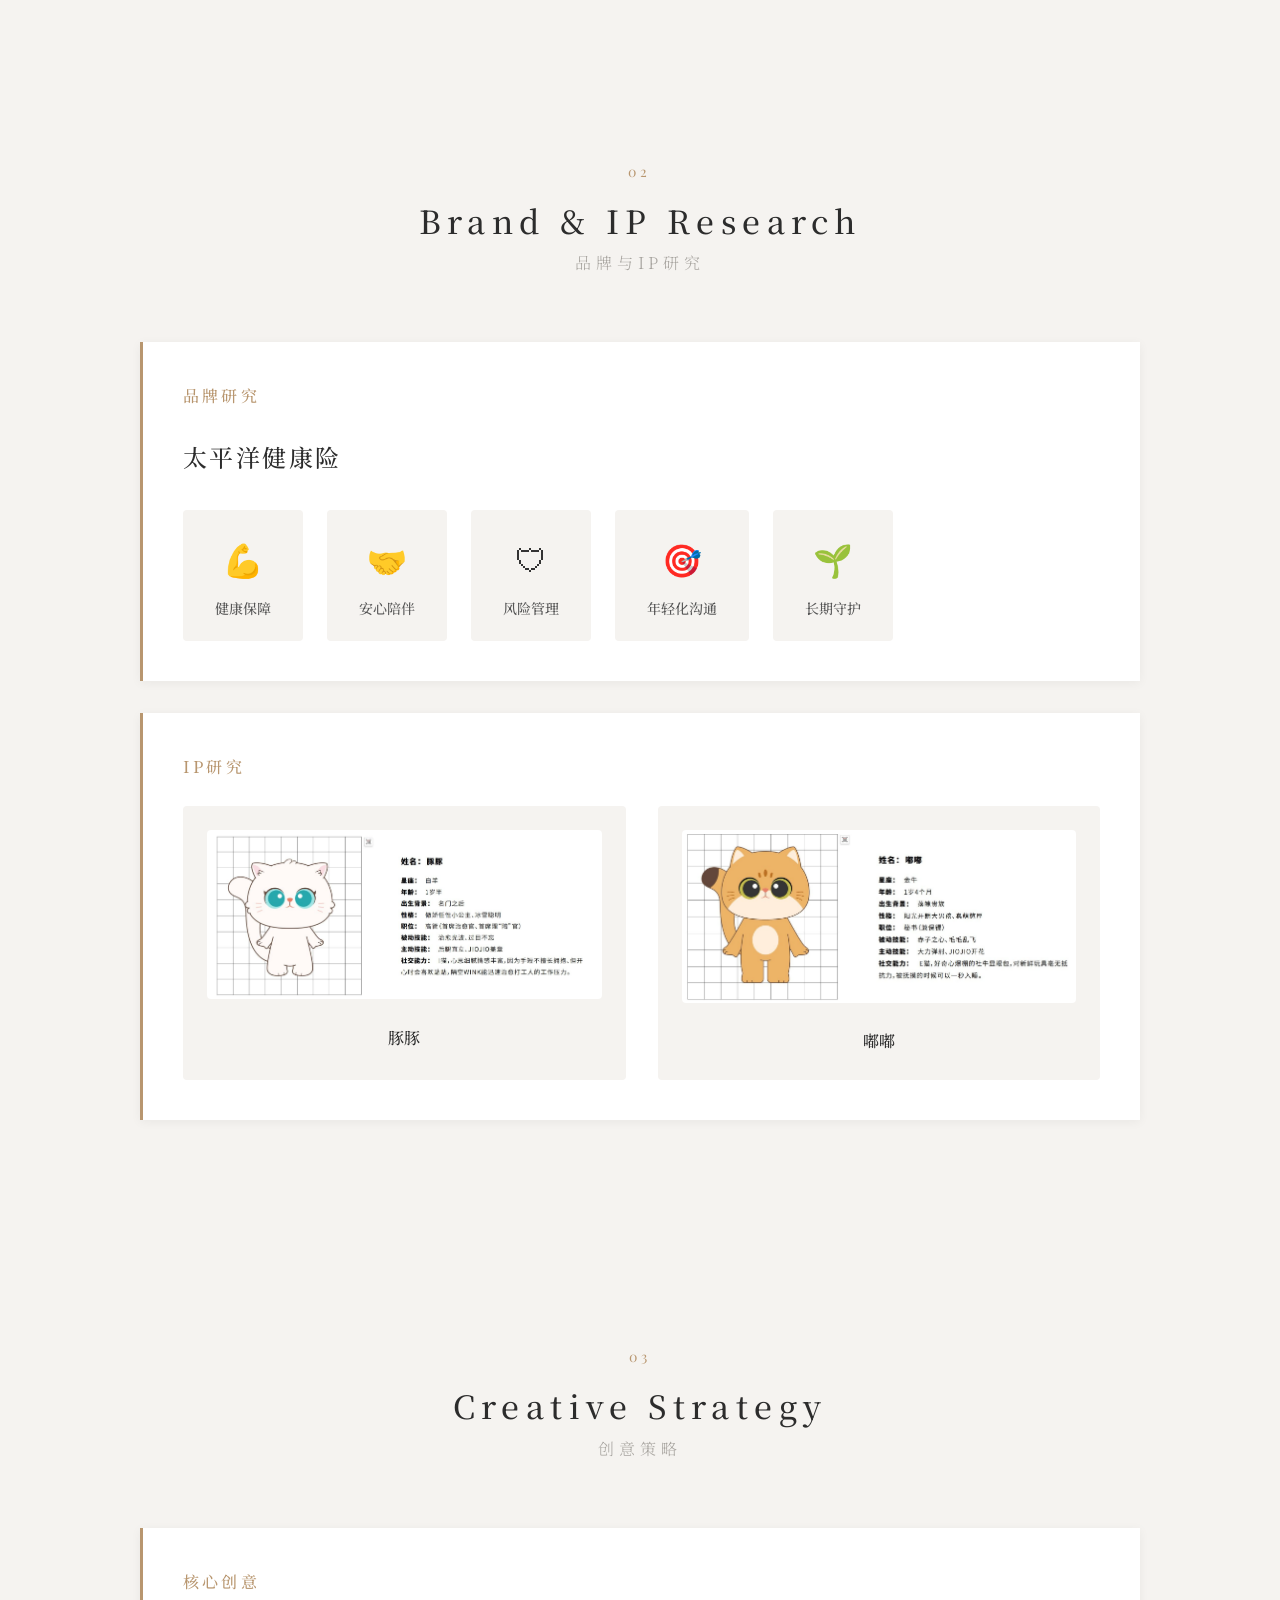
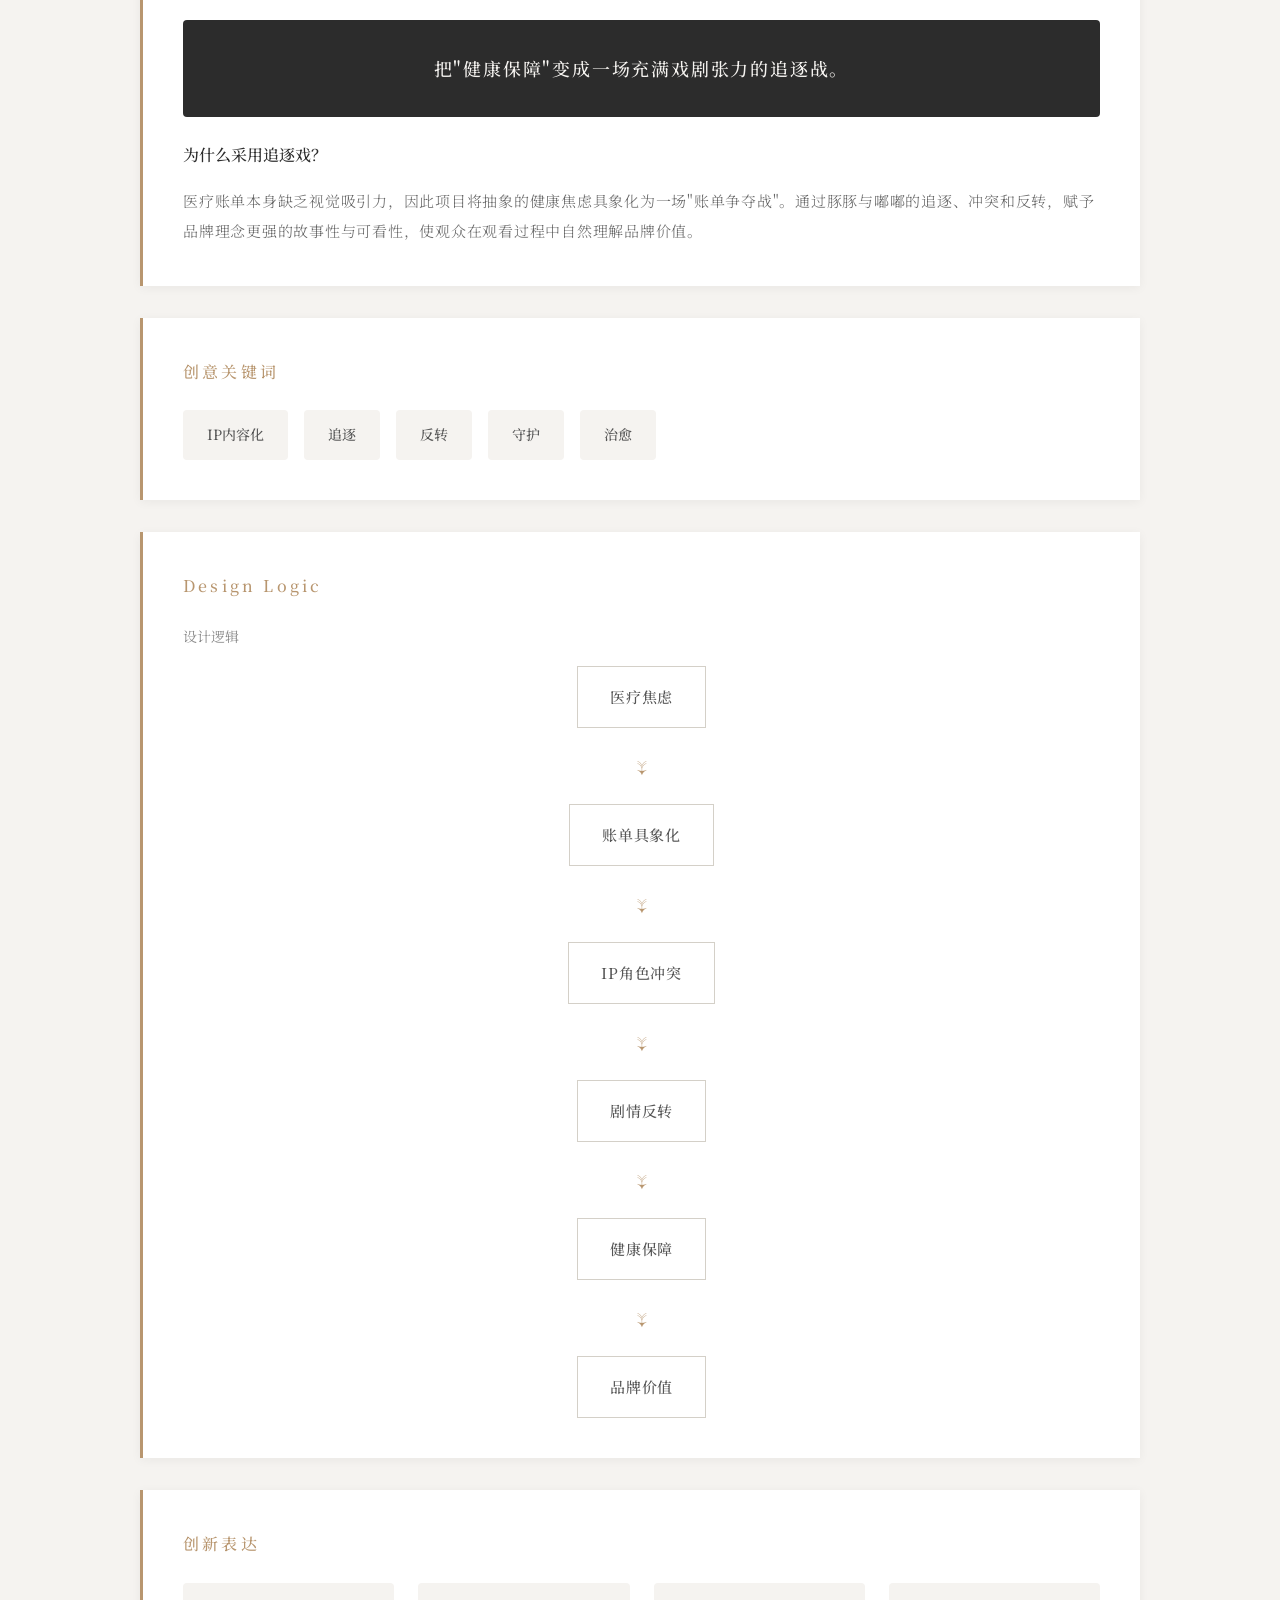
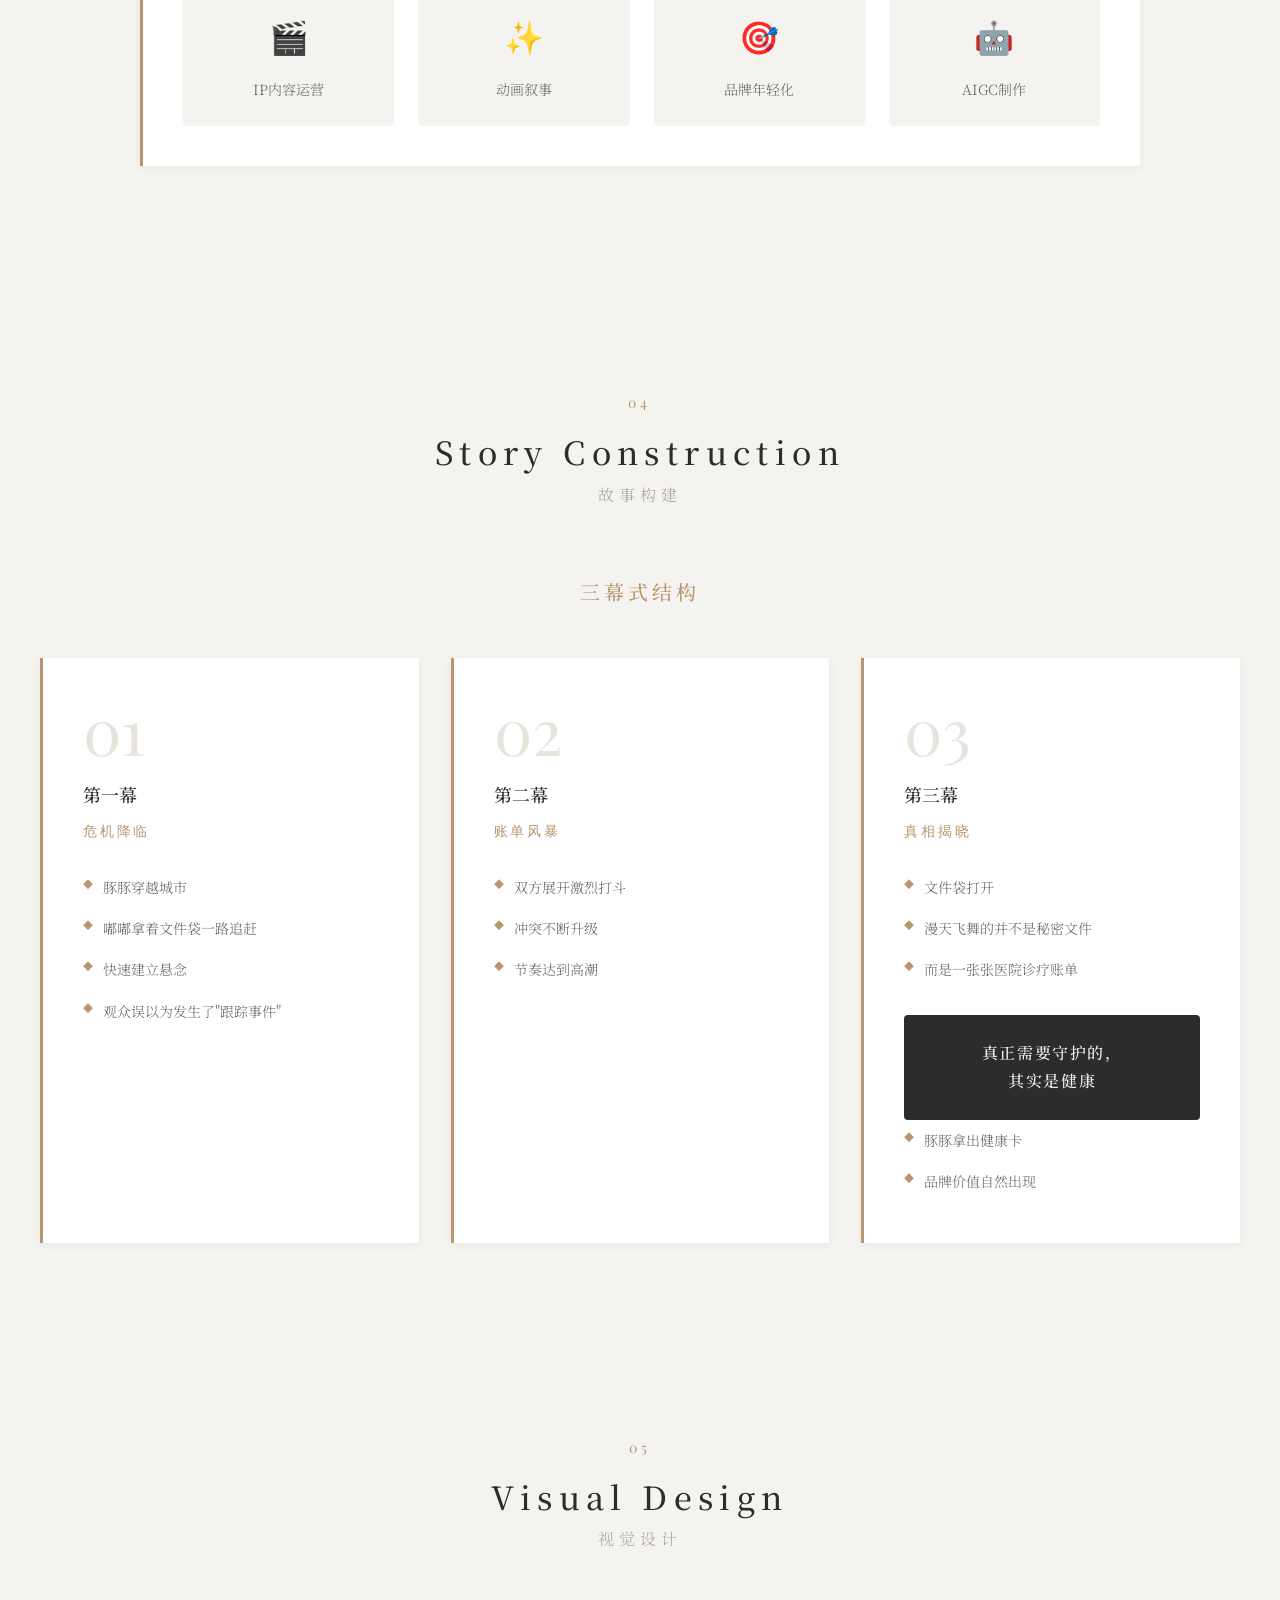
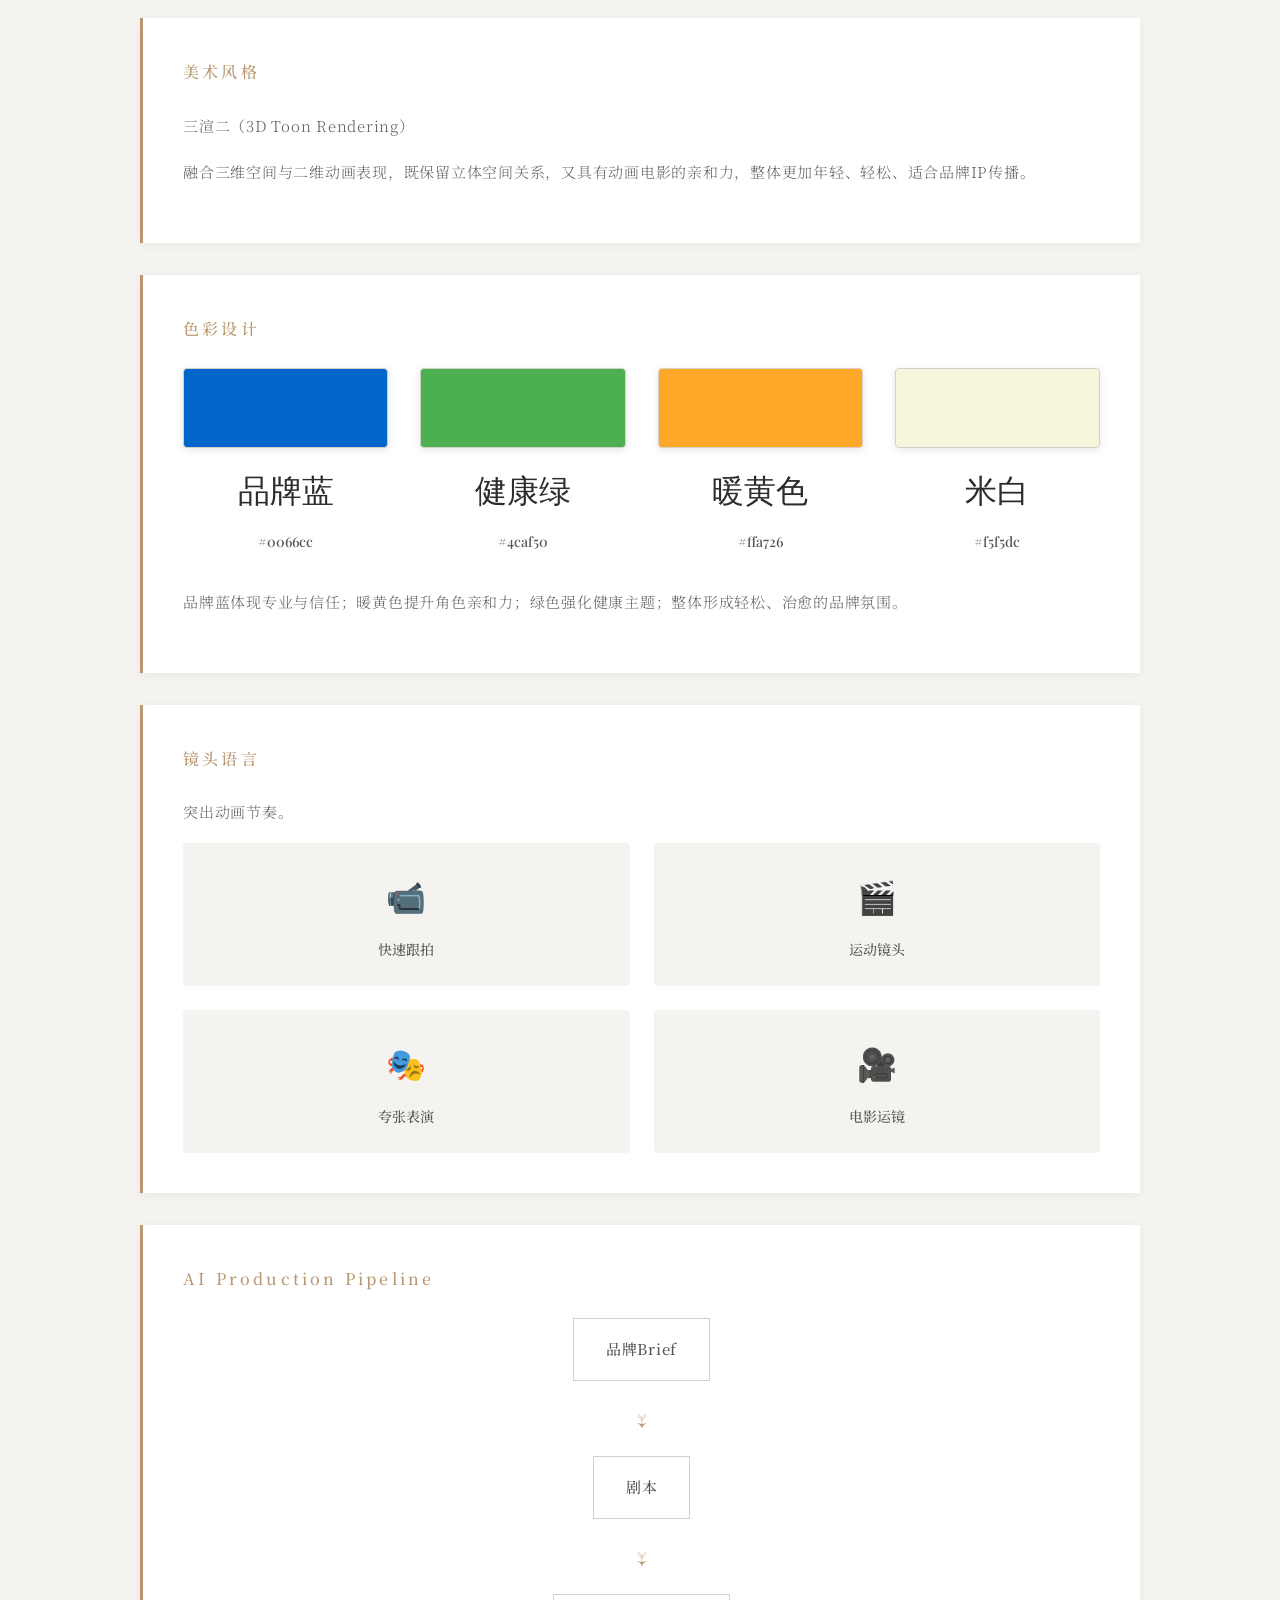
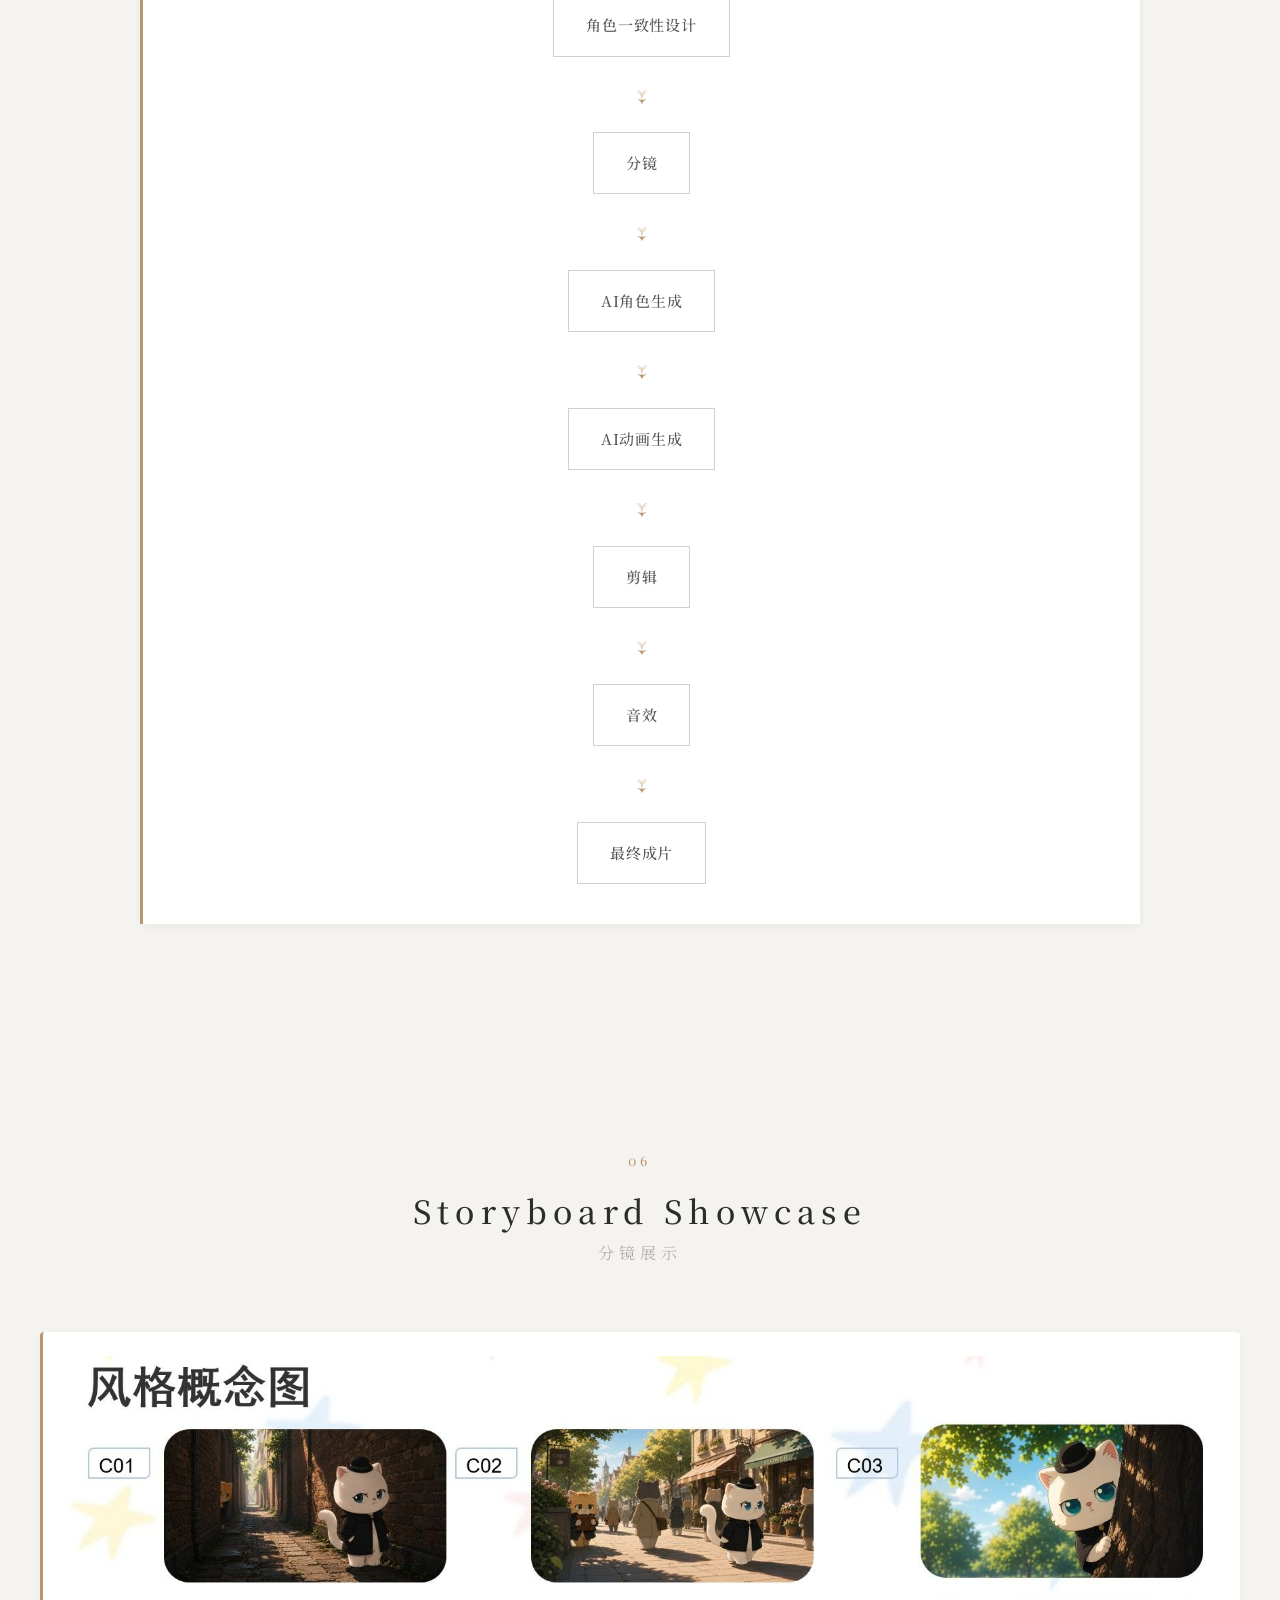
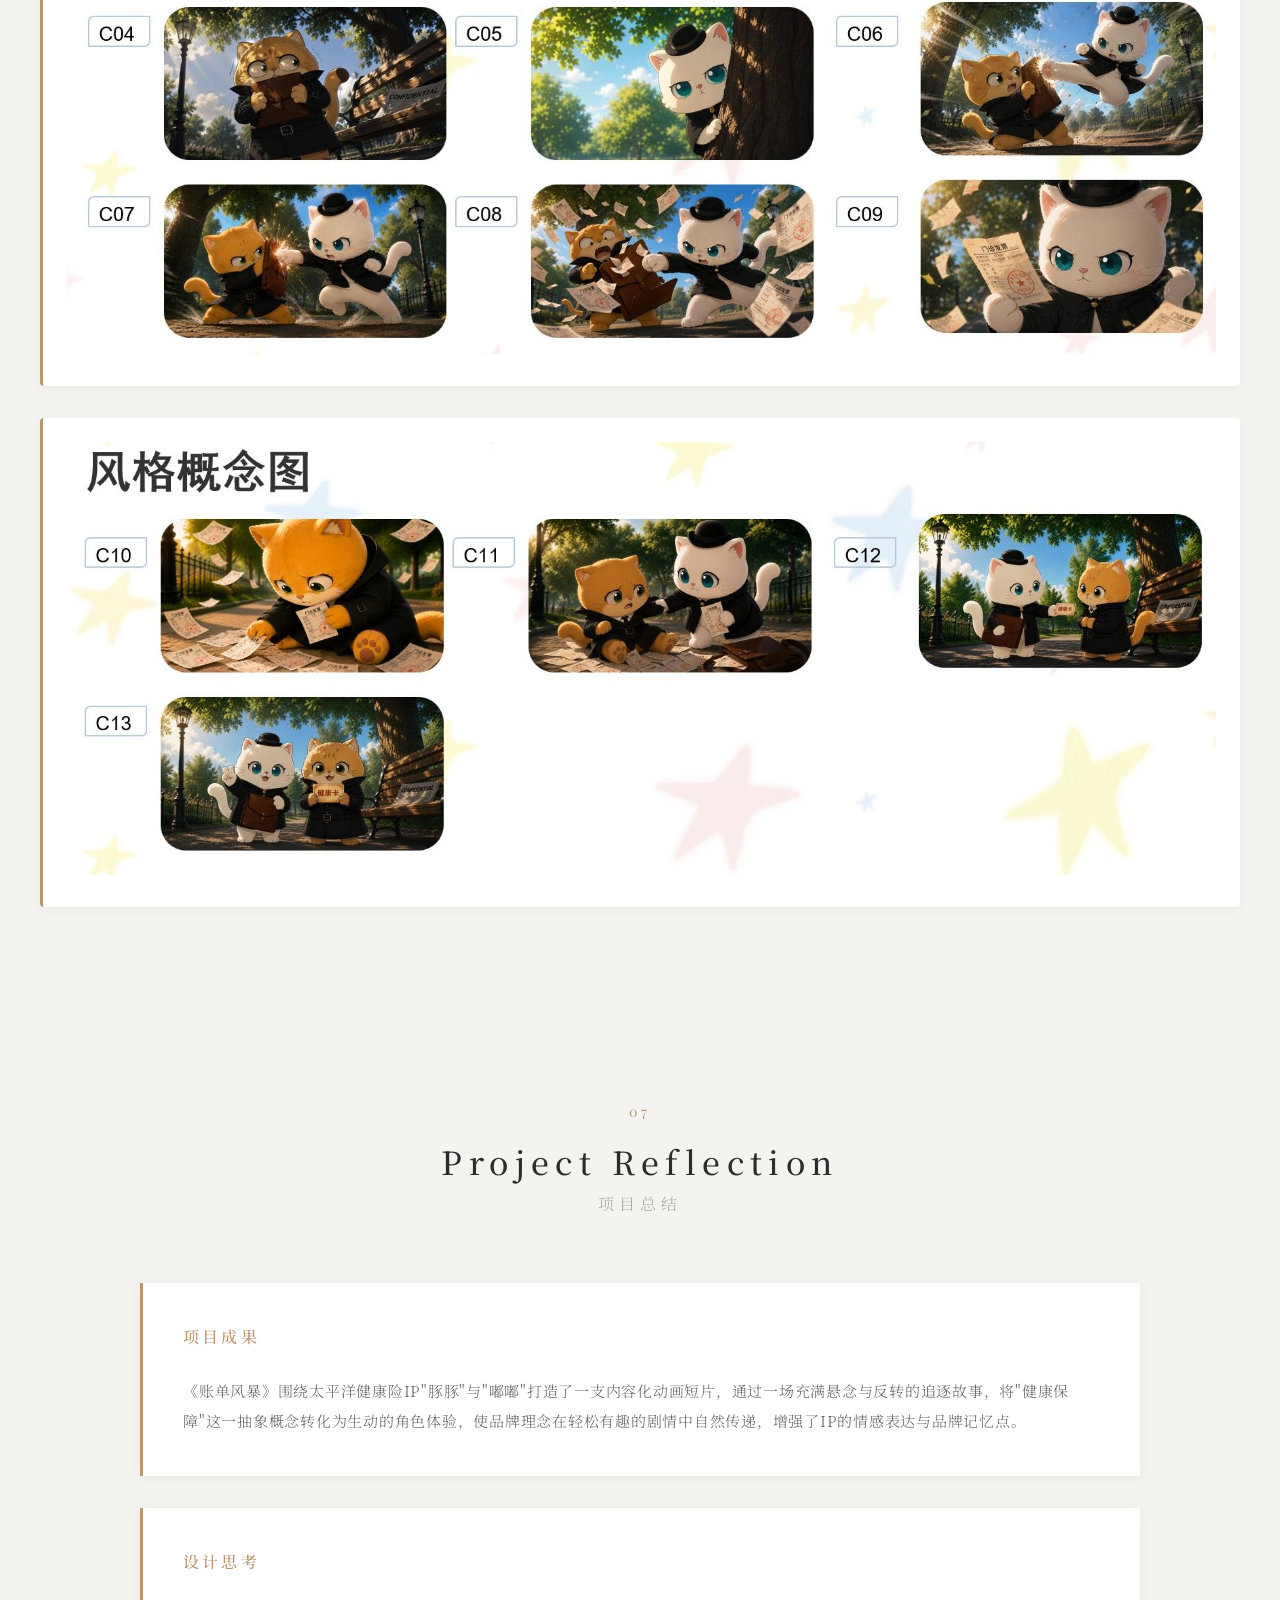
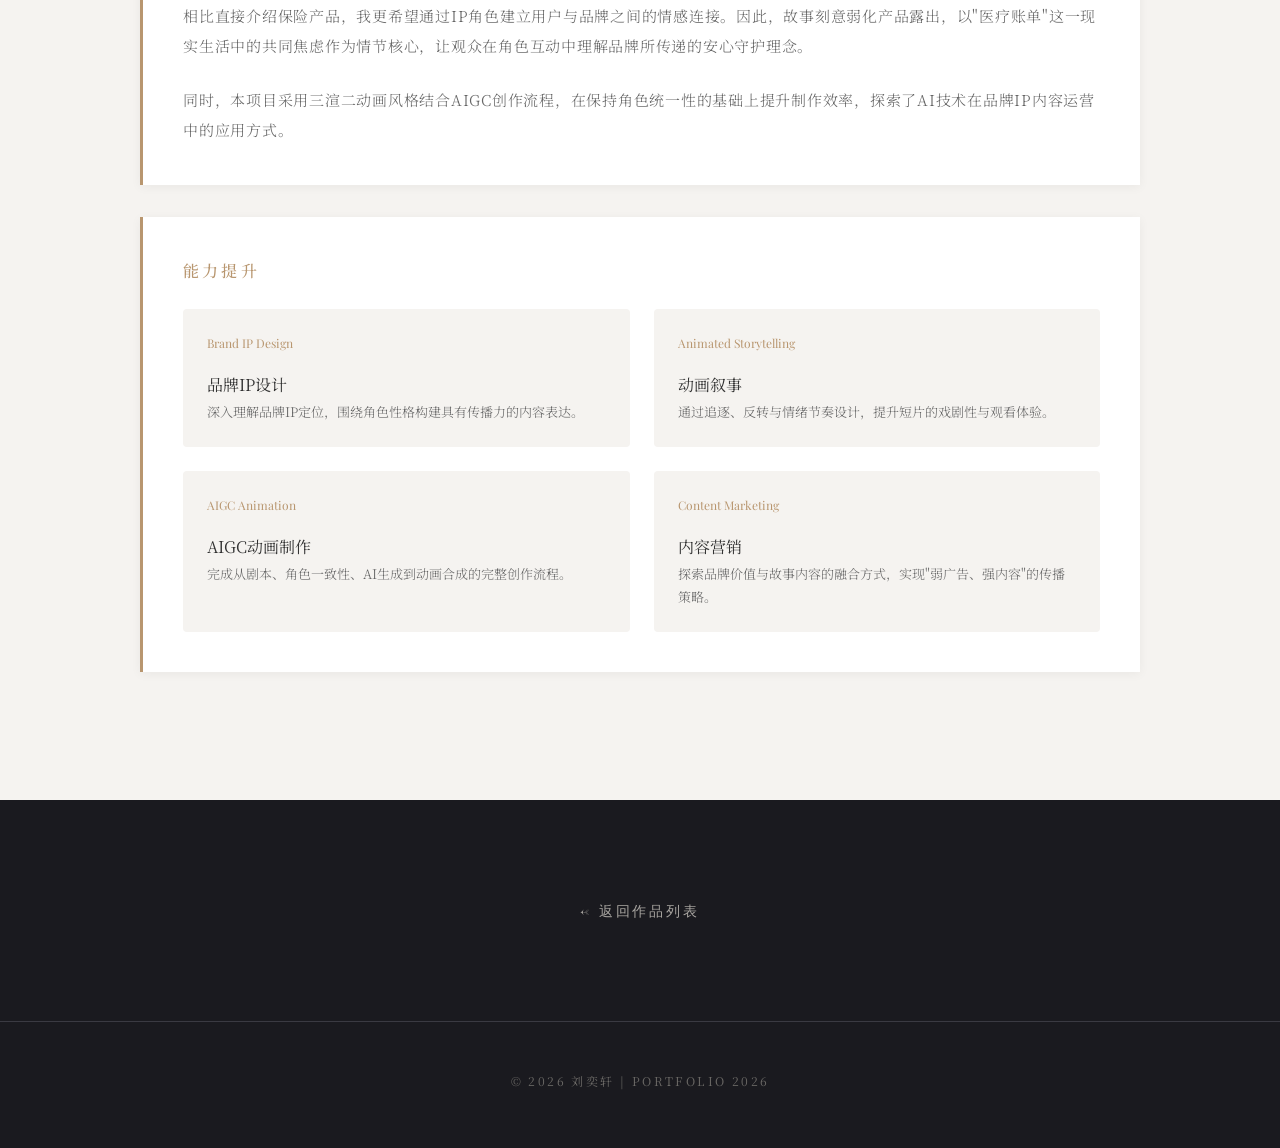
<file: project-zhangdan.html>
<!DOCTYPE html>
<html lang="zh-CN">
<head>
    <meta charset="UTF-8">
    <meta name="viewport" content="width=device-width, initial-scale=1.0">
    <title>账单风暴 | PORTFOLIO 2026</title>
    <link rel="stylesheet" href="style.css">
    <link rel="stylesheet" href="project-detail.css">
    <link rel="preconnect" href="https://fonts.googleapis.com">
    <link rel="preconnect" href="https://fonts.gstatic.com" crossorigin>
    <link href="https://fonts.googleapis.com/css2?family=Noto+Serif+SC:wght@300;400;500;600&family=Playfair+Display:wght@300;400;500;600&display=swap" rel="stylesheet">
</head>
<body class="project-body">
    <nav class="nav">
        <div class="nav-logo">PORTFOLIO 2026</div>
        <div class="nav-menu">
            <a href="index.html#home">HOME</a>
            <a href="index.html#contents">CONTENTS</a>
            <a href="index.html#about">ABOUT</a>
            <a href="index.html#contact">CONTACT</a>
        </div>
    </nav>

    <section class="project-hero">
        <div class="hero-content fade-in">
            <h1 class="hero-title">账单风暴</h1>
            <p class="hero-subtitle">太平洋健康险IP动画广告</p>
            <p class="hero-desc">为太平洋健康险定制的IP动画广告，以创意叙事传递品牌价值</p>
        </div>
        <div class="hero-image video-trigger scale-in" data-video-bvid="BV1a2Tc6LEo8" data-video-time="0">
            <img src="images/zhangdan-fengbao.jpg" alt="账单风暴">
            <div class="play-overlay">
                <div class="play-icon">▶</div>
            </div>
        </div>
    </section>

    <section class="project-section bg-beige">
        <div class="section-container">
            <div class="section-header fade-in">
                <span class="section-number">01</span>
                <h2 class="section-title">Project Overview</h2>
                <p class="section-title-cn">项目概述</p>
            </div>

            <div class="overview-content">
                <div class="overview-item fade-in-left">
                    <h3 class="overview-title">项目名称</h3>
                    <p class="overview-name">账单风暴</p>
                    <p class="overview-en">Bill Storm</p>
                    <p class="overview-type">AIGC IP内容化动画广告</p>
                </div>

                <div class="overview-item fade-in-right">
                    <h3 class="overview-title">项目背景</h3>
                    <p class="overview-text">随着品牌IP逐渐成为企业与年轻用户沟通的重要媒介，单纯的品牌露出已经难以建立持续的用户连接。相比传统广告，具有故事性的IP内容更容易引发用户共鸣，增强品牌记忆。</p>
                    <p class="overview-text">本项目围绕太平洋健康险原创IP <strong>豚豚</strong> 与 <strong>嘟嘟</strong> 展开创作，以"医疗账单"这一年轻群体普遍面临的现实焦虑为切入点，通过轻松幽默的动画叙事，将品牌保障理念融入故事之中，打造兼具娱乐性与传播性的IP内容短片。</p>
                </div>

                <div class="overview-item fade-in">
                    <h3 class="overview-title">项目信息</h3>
                    <div class="overview-info-grid">
                        <div class="info-card">
                            <span class="info-label">项目类型</span>
                            <p class="info-value">品牌IP内容化动画广告</p>
                        </div>
                        <div class="info-card">
                            <span class="info-label">合作品牌</span>
                            <p class="info-value">太平洋健康险</p>
                        </div>
                        <div class="info-card">
                            <span class="info-label">影片时长</span>
                            <p class="info-value">30s</p>
                        </div>
                        <div class="info-card">
                            <span class="info-label">视觉风格</span>
                            <p class="info-value">三渲二（3D Toon Rendering）</p>
                            <p class="info-value">电影动画风格</p>
                            <p class="info-value">AIGC动画制作</p>
                        </div>
                    </div>
                </div>

                <div class="overview-item fade-in">
                    <h3 class="overview-title">我的职责</h3>
                    <p class="overview-subtitle">独立创作</p>
                    <div class="overview-info-grid">
                        <div class="info-card">
                            <span class="info-label">Creative Planning</span>
                            <p class="info-value">创意策划</p>
                        </div>
                        <div class="info-card">
                            <span class="info-label">Script Writing</span>
                            <p class="info-value">剧本创作</p>
                        </div>
                        <div class="info-card">
                            <span class="info-label">Character Design</span>
                            <p class="info-value">角色演绎设计</p>
                        </div>
                        <div class="info-card">
                            <span class="info-label">Storyboard</span>
                            <p class="info-value">分镜设计</p>
                        </div>
                        <div class="info-card">
                            <span class="info-label">AI Visual</span>
                            <p class="info-value">AI视觉生成</p>
                        </div>
                        <div class="info-card">
                            <span class="info-label">AI Animation</span>
                            <p class="info-value">AI动画制作</p>
                        </div>
                        <div class="info-card">
                            <span class="info-label">Editing</span>
                            <p class="info-value">剪辑包装</p>
                        </div>
                        <div class="info-card">
                            <span class="info-label">Sound Design</span>
                            <p class="info-value">声音设计</p>
                        </div>
                    </div>
                </div>
            </div>
        </div>
    </section>

    <section class="project-section bg-beige">
        <div class="section-container">
            <div class="section-header fade-in">
                <span class="section-number">02</span>
                <h2 class="section-title">Brand & IP Research</h2>
                <p class="section-title-cn">品牌与IP研究</p>
            </div>

            <div class="research-content">
                <div class="research-item fade-in-left">
                    <h3 class="research-title">品牌研究</h3>
                    <p class="research-brand">太平洋健康险</p>
                    <div class="brand-keywords">
                        <div class="brand-keyword">
                            <span class="keyword-icon">💪</span>
                            <span class="keyword-text">健康保障</span>
                        </div>
                        <div class="brand-keyword">
                            <span class="keyword-icon">🤝</span>
                            <span class="keyword-text">安心陪伴</span>
                        </div>
                        <div class="brand-keyword">
                            <span class="keyword-icon">🛡</span>
                            <span class="keyword-text">风险管理</span>
                        </div>
                        <div class="brand-keyword">
                            <span class="keyword-icon">🎯</span>
                            <span class="keyword-text">年轻化沟通</span>
                        </div>
                        <div class="brand-keyword">
                            <span class="keyword-icon">🌱</span>
                            <span class="keyword-text">长期守护</span>
                        </div>
                    </div>
                </div>

                <div class="research-item fade-in-right">
                    <h3 class="research-title">IP研究</h3>
                    <div class="ip-grid">
                        <div class="ip-card">
                            <div class="ip-image">
                                <img src="images/zhangdan-tuntun.jpg" alt="豚豚">
                            </div>
                            <p class="ip-name">豚豚</p>
                        </div>
                        <div class="ip-card">
                            <div class="ip-image">
                                <img src="images/zhangdan-dudu.jpg" alt="嘟嘟">
                            </div>
                            <p class="ip-name">嘟嘟</p>
                        </div>
                    </div>
                </div>
            </div>
        </div>
    </section>

    <section class="project-section bg-beige">
        <div class="section-container">
            <div class="section-header fade-in">
                <span class="section-number">03</span>
                <h2 class="section-title">Creative Strategy</h2>
                <p class="section-title-cn">创意策略</p>
            </div>

            <div class="strategy-content">
                <div class="strategy-item fade-in-left">
                    <h3 class="strategy-title">核心创意</h3>
                    <div class="creative-core">
                        <p class="creative-slogan">把"健康保障"变成一场充满戏剧张力的追逐战。</p>
                    </div>
                    <h4 class="creative-subtitle">为什么采用追逐戏？</h4>
                    <p class="creative-text">医疗账单本身缺乏视觉吸引力，因此项目将抽象的健康焦虑具象化为一场"账单争夺战"。通过豚豚与嘟嘟的追逐、冲突和反转，赋予品牌理念更强的故事性与可看性，使观众在观看过程中自然理解品牌价值。</p>
                </div>

                <div class="strategy-item fade-in-right">
                    <h3 class="strategy-title">创意关键词</h3>
                    <div class="strategy-keywords">
                        <span class="strategy-keyword">IP内容化</span>
                        <span class="strategy-keyword">追逐</span>
                        <span class="strategy-keyword">反转</span>
                        <span class="strategy-keyword">守护</span>
                        <span class="strategy-keyword">治愈</span>
                    </div>
                </div>

                <div class="strategy-item fade-in">
                    <h3 class="strategy-title">Design Logic</h3>
                    <p class="strategy-title-cn">设计逻辑</p>
                    <div class="logic-flow">
                        <div class="flow-step">
                            <span class="flow-text">医疗焦虑</span>
                        </div>
                        <div class="flow-arrow">↓</div>
                        <div class="flow-step">
                            <span class="flow-text">账单具象化</span>
                        </div>
                        <div class="flow-arrow">↓</div>
                        <div class="flow-step">
                            <span class="flow-text">IP角色冲突</span>
                        </div>
                        <div class="flow-arrow">↓</div>
                        <div class="flow-step">
                            <span class="flow-text">剧情反转</span>
                        </div>
                        <div class="flow-arrow">↓</div>
                        <div class="flow-step">
                            <span class="flow-text">健康保障</span>
                        </div>
                        <div class="flow-arrow">↓</div>
                        <div class="flow-step">
                            <span class="flow-text">品牌价值</span>
                        </div>
                    </div>
                </div>

                <div class="strategy-item fade-in">
                    <h3 class="strategy-title">创新表达</h3>
                    <div class="innovation-grid">
                        <div class="innovation-item">
                            <span class="innovation-icon">🎬</span>
                            <span class="innovation-text">IP内容运营</span>
                        </div>
                        <div class="innovation-item">
                            <span class="innovation-icon">✨</span>
                            <span class="innovation-text">动画叙事</span>
                        </div>
                        <div class="innovation-item">
                            <span class="innovation-icon">🎯</span>
                            <span class="innovation-text">品牌年轻化</span>
                        </div>
                        <div class="innovation-item">
                            <span class="innovation-icon">🤖</span>
                            <span class="innovation-text">AIGC制作</span>
                        </div>
                    </div>
                </div>
            </div>
        </div>
    </section>

    <section class="project-section bg-beige">
        <div class="section-container">
            <div class="section-header fade-in">
                <span class="section-number">04</span>
                <h2 class="section-title">Story Construction</h2>
                <p class="section-title-cn">故事构建</p>
            </div>

            <div class="story-content">
                <h3 class="story-section-title">三幕式结构</h3>
                
                <div class="story-acts">
                    <div class="story-act fade-in-left">
                        <div class="act-number">01</div>
                        <h4 class="act-title">第一幕</h4>
                        <p class="act-subtitle">危机降临</p>
                        <ul class="act-list">
                            <li>豚豚穿越城市</li>
                            <li>嘟嘟拿着文件袋一路追赶</li>
                            <li>快速建立悬念</li>
                            <li>观众误以为发生了"跟踪事件"</li>
                        </ul>
                    </div>

                    <div class="story-act fade-in">
                        <div class="act-number">02</div>
                        <h4 class="act-title">第二幕</h4>
                        <p class="act-subtitle">账单风暴</p>
                        <ul class="act-list">
                            <li>双方展开激烈打斗</li>
                            <li>冲突不断升级</li>
                            <li>节奏达到高潮</li>
                        </ul>
                    </div>

                    <div class="story-act fade-in-right">
                        <div class="act-number">03</div>
                        <h4 class="act-title">第三幕</h4>
                        <p class="act-subtitle">真相揭晓</p>
                        <ul class="act-list">
                            <li>文件袋打开</li>
                            <li>漫天飞舞的并不是秘密文件</li>
                            <li>而是一张张医院诊疗账单</li>
                        </ul>
                        <div class="final-quote">
                            <p>真正需要守护的，</p>
                            <p>其实是健康</p>
                        </div>
                        <ul class="act-list">
                            <li>豚豚拿出健康卡</li>
                            <li>品牌价值自然出现</li>
                        </ul>
                    </div>
                </div>
            </div>
        </div>
    </section>

    <section class="project-section bg-beige">
        <div class="section-container">
            <div class="section-header fade-in">
                <span class="section-number">05</span>
                <h2 class="section-title">Visual Design</h2>
                <p class="section-title-cn">视觉设计</p>
            </div>

            <div class="visual-content">
                <div class="visual-item fade-in-left">
                    <h3 class="visual-title">美术风格</h3>
                    <p class="visual-text">三渲二（3D Toon Rendering）</p>
                    <p class="visual-text">融合三维空间与二维动画表现，既保留立体空间关系，又具有动画电影的亲和力，整体更加年轻、轻松、适合品牌IP传播。</p>
                </div>

                <div class="visual-item fade-in-right">
                    <h3 class="visual-title">色彩设计</h3>
                    <div class="color-palette">
                        <div class="color-item">
                            <div class="color-box" style="background: #0066cc;"></div>
                            <span class="color-name">品牌蓝</span>
                            <span class="color-code">#0066cc</span>
                        </div>
                        <div class="color-item">
                            <div class="color-box" style="background: #4caf50;"></div>
                            <span class="color-name">健康绿</span>
                            <span class="color-code">#4caf50</span>
                        </div>
                        <div class="color-item">
                            <div class="color-box" style="background: #ffa726;"></div>
                            <span class="color-name">暖黄色</span>
                            <span class="color-code">#ffa726</span>
                        </div>
                        <div class="color-item">
                            <div class="color-box" style="background: #f5f5dc;"></div>
                            <span class="color-name">米白</span>
                            <span class="color-code">#f5f5dc</span>
                        </div>
                    </div>
                    <p class="visual-text">品牌蓝体现专业与信任；暖黄色提升角色亲和力；绿色强化健康主题；整体形成轻松、治愈的品牌氛围。</p>
                </div>

                <div class="visual-item fade-in">
                    <h3 class="visual-title">镜头语言</h3>
                    <p class="visual-text">突出动画节奏。</p>
                    <div class="camera-grid">
                        <div class="camera-item">
                            <span class="camera-icon">📹</span>
                            <span class="camera-text">快速跟拍</span>
                        </div>
                        <div class="camera-item">
                            <span class="camera-icon">🎬</span>
                            <span class="camera-text">运动镜头</span>
                        </div>
                        <div class="camera-item">
                            <span class="camera-icon">🎭</span>
                            <span class="camera-text">夸张表演</span>
                        </div>
                        <div class="camera-item">
                            <span class="camera-icon">🎥</span>
                            <span class="camera-text">电影运镜</span>
                        </div>
                    </div>
                </div>

                <div class="visual-item fade-in">
                    <h3 class="visual-title">AI Production Pipeline</h3>
                    <div class="pipeline-flow">
                        <div class="pipeline-step">
                            <span class="pipeline-text">品牌Brief</span>
                        </div>
                        <div class="pipeline-arrow">↓</div>
                        <div class="pipeline-step">
                            <span class="pipeline-text">剧本</span>
                        </div>
                        <div class="pipeline-arrow">↓</div>
                        <div class="pipeline-step">
                            <span class="pipeline-text">角色一致性设计</span>
                        </div>
                        <div class="pipeline-arrow">↓</div>
                        <div class="pipeline-step">
                            <span class="pipeline-text">分镜</span>
                        </div>
                        <div class="pipeline-arrow">↓</div>
                        <div class="pipeline-step">
                            <span class="pipeline-text">AI角色生成</span>
                        </div>
                        <div class="pipeline-arrow">↓</div>
                        <div class="pipeline-step">
                            <span class="pipeline-text">AI动画生成</span>
                        </div>
                        <div class="pipeline-arrow">↓</div>
                        <div class="pipeline-step">
                            <span class="pipeline-text">剪辑</span>
                        </div>
                        <div class="pipeline-arrow">↓</div>
                        <div class="pipeline-step">
                            <span class="pipeline-text">音效</span>
                        </div>
                        <div class="pipeline-arrow">↓</div>
                        <div class="pipeline-step">
                            <span class="pipeline-text">最终成片</span>
                        </div>
                    </div>
                </div>
            </div>
        </div>
    </section>

    <section class="project-section bg-beige">
        <div class="section-container">
            <div class="section-header fade-in">
                <span class="section-number">06</span>
                <h2 class="section-title">Storyboard Showcase</h2>
                <p class="section-title-cn">分镜展示</p>
            </div>

            <div class="storyboard-content">
                <div class="storyboard-image fade-in">
                    <img src="images/zhangdan-storyboard-1.jpg" alt="分镜展示1">
                </div>
                <div class="storyboard-image fade-in">
                    <img src="images/zhangdan-storyboard-2.jpg" alt="分镜展示2">
                </div>
            </div>
        </div>
    </section>

    <section class="project-section bg-beige">
        <div class="section-container">
            <div class="section-header fade-in">
                <span class="section-number">07</span>
                <h2 class="section-title">Project Reflection</h2>
                <p class="section-title-cn">项目总结</p>
            </div>

            <div class="reflection-content">
                <div class="reflection-item fade-in-left">
                    <h3 class="reflection-title">项目成果</h3>
                    <p class="reflection-text">《账单风暴》围绕太平洋健康险IP"豚豚"与"嘟嘟"打造了一支内容化动画短片，通过一场充满悬念与反转的追逐故事，将"健康保障"这一抽象概念转化为生动的角色体验，使品牌理念在轻松有趣的剧情中自然传递，增强了IP的情感表达与品牌记忆点。</p>
                </div>

                <div class="reflection-item fade-in-right">
                    <h3 class="reflection-title">设计思考</h3>
                    <p class="reflection-text">相比直接介绍保险产品，我更希望通过IP角色建立用户与品牌之间的情感连接。因此，故事刻意弱化产品露出，以"医疗账单"这一现实生活中的共同焦虑作为情节核心，让观众在角色互动中理解品牌所传递的安心守护理念。</p>
                    <p class="reflection-text">同时，本项目采用三渲二动画风格结合AIGC创作流程，在保持角色统一性的基础上提升制作效率，探索了AI技术在品牌IP内容运营中的应用方式。</p>
                </div>

                <div class="reflection-item fade-in">
                    <h3 class="reflection-title">能力提升</h3>
                    <div class="skills-grid">
                        <div class="skill-card">
                            <span class="skill-en">Brand IP Design</span>
                            <span class="skill-cn">品牌IP设计</span>
                            <p class="skill-desc">深入理解品牌IP定位，围绕角色性格构建具有传播力的内容表达。</p>
                        </div>
                        <div class="skill-card">
                            <span class="skill-en">Animated Storytelling</span>
                            <span class="skill-cn">动画叙事</span>
                            <p class="skill-desc">通过追逐、反转与情绪节奏设计，提升短片的戏剧性与观看体验。</p>
                        </div>
                        <div class="skill-card">
                            <span class="skill-en">AIGC Animation</span>
                            <span class="skill-cn">AIGC动画制作</span>
                            <p class="skill-desc">完成从剧本、角色一致性、AI生成到动画合成的完整创作流程。</p>
                        </div>
                        <div class="skill-card">
                            <span class="skill-en">Content Marketing</span>
                            <span class="skill-cn">内容营销</span>
                            <p class="skill-desc">探索品牌价值与故事内容的融合方式，实现"弱广告、强内容"的传播策略。</p>
                        </div>
                    </div>
                </div>
            </div>
        </div>
    </section>

    <section class="project-section bg-dark">
        <div class="section-container">
            <div class="back-link">
                <a href="index.html#ai-video">← 返回作品列表</a>
            </div>
        </div>
    </section>

    <footer class="footer">
        <p>© 2026 刘奕轩 | PORTFOLIO 2026</p>
    </footer>

    <div id="video-modal" class="video-modal">
        <div class="video-modal-overlay"></div>
        <div class="video-modal-content">
            <button class="video-modal-close">
                <span class="close-icon">×</span>
            </button>
            <div class="video-modal-header">
                <h3 id="video-modal-title" class="video-modal-title">视频标题</h3>
                <p id="video-modal-desc" class="video-modal-desc">视频描述</p>
            </div>
            <div class="video-modal-body">
                <div id="video-player-container" class="video-player-container">
                    <div class="video-loading">
                        <div class="loading-spinner"></div>
                        <p>加载中...</p>
                    </div>
                </div>
            </div>
        </div>
    </div>

    <script src="script.js"></script>
</body>
</html>
</file>
<file: style.css>
/* ========================================
   PORTFOLIO 2026 - 刘奕轩
   AI Visual Storytelling Designer
   艺术展览画册风格
======================================== */

/* CSS变量 - 深色系配色 */
:root {
    --color-bg-primary: #1a1a1f;
    --color-bg-secondary: #222228;
    --color-bg-tertiary: #2a2a32;
    --color-text-primary: #f5f3f0;
    --color-text-secondary: #a8a5a0;
    --color-text-muted: #6b6966;
    --color-accent: #8a8a8a;
    --color-border: #3a3a42;
    
    --font-en: 'Playfair Display', serif;
    --font-cn: 'Noto Serif SC', serif;
    
    --spacing-xs: 1rem;
    --spacing-sm: 2rem;
    --spacing-md: 4rem;
    --spacing-lg: 8rem;
    --spacing-xl: 12rem;
    
    --transition-slow: 0.8s ease;
    --transition-medium: 0.5s ease;
    --transition-fast: 0.3s ease;
}

/* 重置与基础样式 */
* {
    margin: 0;
    padding: 0;
    box-sizing: border-box;
}

html {
    scroll-behavior: smooth;
    font-size: 16px;
    overflow-y: auto;
    -webkit-overflow-scrolling: touch;
    overscroll-behavior-y: auto;
}

body {
    font-family: var(--font-cn);
    background-color: var(--color-bg-primary);
    color: var(--color-text-primary);
    line-height: 1.8;
    overflow-x: hidden;
    overflow-y: auto;
    -webkit-overflow-scrolling: touch;
    touch-action: pan-y pinch-zoom;
    -webkit-tap-highlight-color: transparent;
}

/* 选中文本样式 */
::selection {
    background-color: var(--color-text-secondary);
    color: var(--color-bg-primary);
}

/* 滚动条样式 */
::-webkit-scrollbar {
    width: 6px;
}

::-webkit-scrollbar-track {
    background: var(--color-bg-primary);
}

::-webkit-scrollbar-thumb {
    background: var(--color-border);
    border-radius: 3px;
}

::-webkit-scrollbar-thumb:hover {
    background: var(--color-text-muted);
}

/* ========================================
   导航栏
======================================== */
.nav {
    position: fixed;
    top: 0;
    left: 0;
    right: 0;
    z-index: 1000;
    display: flex;
    justify-content: space-between;
    align-items: center;
    padding: 1.5rem 4rem;
    background: linear-gradient(to bottom, var(--color-bg-primary), transparent);
    transition: var(--transition-medium);
}

.nav-logo {
    font-family: var(--font-en);
    font-size: 0.875rem;
    letter-spacing: 0.2em;
    color: var(--color-text-primary);
}

.nav-menu {
    display: flex;
    gap: 3rem;
}

.nav-menu a {
    font-family: var(--font-en);
    font-size: 0.75rem;
    letter-spacing: 0.15em;
    color: var(--color-text-secondary);
    text-decoration: none;
    transition: var(--transition-fast);
}

.nav-menu a:hover {
    color: var(--color-text-primary);
}

/* ========================================
   通用区块样式
======================================== */
.section {
    min-height: 100vh;
    padding: var(--spacing-lg) 8rem;
    position: relative;
}

.section-header {
    margin-bottom: var(--spacing-lg);
    text-align: center;
}

.section-number {
    display: block;
    font-family: var(--font-en);
    font-size: 0.75rem;
    letter-spacing: 0.3em;
    color: var(--color-text-muted);
    margin-bottom: 1rem;
}

.section-title-en {
    font-family: var(--font-en);
    font-size: 3rem;
    font-weight: 300;
    letter-spacing: 0.15em;
    color: var(--color-text-primary);
    margin-bottom: 0.5rem;
}

.section-title-cn {
    font-size: 1rem;
    font-weight: 300;
    letter-spacing: 0.3em;
    color: var(--color-text-secondary);
}

/* ========================================
   首页 HOME
======================================== */
.section-home {
    display: flex;
    flex-direction: column;
    justify-content: center;
    align-items: center;
    text-align: center;
    background: #0a0a0f;
    position: relative;
    overflow-x: hidden;
    overflow-y: visible;
}

/* 涟漪画布 - 全屏覆盖 */
#ripple-canvas {
    position: fixed;
    top: 0;
    left: 0;
    width: 100vw;
    height: 100vh;
    z-index: 9999;
    pointer-events: none;
}

@media (max-width: 768px) {
    #ripple-canvas {
        pointer-events: none;
    }
}

@media (prefers-reduced-motion: reduce) {
    #ripple-canvas {
        display: none;
    }
}

/* 弥散渐变画布 */
#diffusion-canvas {
    position: absolute;
    top: 0;
    left: 0;
    width: 100%;
    height: 100%;
    z-index: 0;
    pointer-events: none;
    cursor: crosshair;
}

@media (max-width: 768px) {
    #diffusion-canvas {
        pointer-events: none;
    }
}

@media (prefers-reduced-motion: reduce) {
    #diffusion-canvas {
        display: none;
    }
}

.home-content {
    position: relative;
    z-index: 1;
}

.home-title {
    font-family: var(--font-en);
    font-size: 5rem;
    font-weight: 300;
    letter-spacing: 0.2em;
    color: rgba(255, 255, 255, 0.95);
    margin-bottom: 1.5rem;
    line-height: 1.2;
    text-shadow: 0 0 40px rgba(255, 120, 60, 0.2), 0 2px 10px rgba(0, 0, 0, 0.8);
}

.home-subtitle {
    font-family: var(--font-en);
    font-size: 1rem;
    font-weight: 300;
    letter-spacing: 0.4em;
    color: rgba(200, 200, 200, 0.7);
    margin-bottom: 4rem;
    text-shadow: 0 0 20px rgba(255, 120, 60, 0.1);
}

.home-author {
    margin-top: 3rem;
}

.author-name {
    font-size: 1.5rem;
    font-weight: 400;
    letter-spacing: 0.5em;
    color: rgba(255, 255, 255, 0.95);
    margin-bottom: 0.5rem;
    text-shadow: 0 0 30px rgba(255, 120, 60, 0.15);
}

.author-desc {
    font-size: 0.875rem;
    font-weight: 300;
    letter-spacing: 0.3em;
    color: rgba(180, 180, 180, 0.6);
    text-shadow: 0 0 15px rgba(255, 120, 60, 0.1);
}

.scroll-hint {
    position: absolute;
    bottom: 3rem;
    left: 50%;
    transform: translateX(-50%);
    display: flex;
    flex-direction: column;
    align-items: center;
    gap: 1rem;
}

.scroll-hint span {
    font-family: var(--font-en);
    font-size: 0.625rem;
    letter-spacing: 0.3em;
    color: #6b6966;
}

.scroll-line {
    width: 1px;
    height: 40px;
    background: linear-gradient(to bottom, var(--color-text-muted), transparent);
    animation: scrollPulse 2s ease-in-out infinite;
}

@keyframes scrollPulse {
    0%, 100% { opacity: 0.3; }
    50% { opacity: 1; }
}

/* ========================================
   目录 CONTENTS
======================================== */
.section-contents {
    display: flex;
    flex-direction: column;
    justify-content: center;
}

.contents-list {
    display: flex;
    flex-direction: column;
    gap: 0;
}

.content-item {
    display: flex;
    align-items: center;
    padding: 2.5rem 0;
    border-bottom: 1px solid var(--color-border);
    text-decoration: none;
    transition: var(--transition-medium);
    position: relative;
}

.content-item:first-child {
    border-top: 1px solid var(--color-border);
}

.content-item::before {
    content: '';
    position: absolute;
    left: -2rem;
    width: 0;
    height: 1px;
    background: var(--color-text-primary);
    transition: var(--transition-medium);
}

.content-item:hover::before {
    width: 1.5rem;
}

.content-item:hover {
    padding-left: 2rem;
}

.content-number {
    font-family: var(--font-en);
    font-size: 0.75rem;
    letter-spacing: 0.2em;
    color: var(--color-text-muted);
    width: 3rem;
    flex-shrink: 0;
}

.content-text {
    flex: 1;
}

.content-title-en {
    font-family: var(--font-en);
    font-size: 1.5rem;
    font-weight: 400;
    letter-spacing: 0.1em;
    color: var(--color-text-primary);
    margin-bottom: 0.25rem;
    transition: var(--transition-fast);
}

.content-title-cn {
    font-size: 0.875rem;
    font-weight: 300;
    letter-spacing: 0.2em;
    color: var(--color-text-secondary);
}

.content-item:hover .content-title-en {
    color: var(--color-text-primary);
}

/* ========================================
   项目展示
======================================== */
.section-project {
    padding-top: 10rem;
}

.project-list {
    display: flex;
    flex-direction: column;
    gap: 6rem;
}

.project-item {
    display: grid;
    grid-template-columns: 1fr 1fr;
    gap: 4rem;
    align-items: center;
}

.project-item:nth-child(even) {
    direction: rtl;
}

.project-item:nth-child(even) > * {
    direction: ltr;
}

.project-visual {
    aspect-ratio: 16/10;
    background: var(--color-bg-secondary);
    position: relative;
    overflow: hidden;
}

.project-visual-square {
    aspect-ratio: 1/1;
}

.project-visual-a3 {
    aspect-ratio: 1.41/1;
}

.project-image {
    width: 100%;
    height: 100%;
    object-fit: cover;
    display: block;
}

.project-placeholder {
    width: 100%;
    height: 100%;
    background: linear-gradient(135deg, var(--color-bg-secondary) 0%, var(--color-bg-tertiary) 100%);
    position: relative;
}

.project-placeholder::after {
    content: '';
    position: absolute;
    top: 50%;
    left: 50%;
    transform: translate(-50%, -50%);
    width: 60px;
    height: 60px;
    border: 1px solid var(--color-border);
    border-radius: 50%;
}

.project-info {
    padding: 2rem 0;
}

.project-link {
    color: inherit;
    text-decoration: none;
    transition: opacity 0.3s ease;
}

.project-link:hover {
    opacity: 0.7;
}

.project-title {
    font-size: 1.75rem;
    font-weight: 400;
    letter-spacing: 0.1em;
    color: var(--color-text-primary);
    margin-bottom: 0.75rem;
}

.project-title a {
    color: inherit;
    text-decoration: none;
}

.project-type {
    font-family: var(--font-en);
    font-size: 0.75rem;
    letter-spacing: 0.2em;
    color: var(--color-text-muted);
    margin-bottom: 1.5rem;
    text-transform: uppercase;
}

.project-desc {
    font-size: 0.9375rem;
    font-weight: 300;
    line-height: 2;
    color: var(--color-text-secondary);
    letter-spacing: 0.05em;
}

/* 单项目展示 */
.project-single {
    display: grid;
    grid-template-columns: 1.2fr 1fr;
    gap: 6rem;
    align-items: start;
}

.project-visual-large {
    aspect-ratio: 4/3;
    background: var(--color-bg-secondary);
    position: relative;
    overflow: hidden;
}

.project-visual-large-square {
    aspect-ratio: 1/1;
}

.project-visual-large-link {
    display: block;
    cursor: pointer;
}

.project-image-large {
    width: 100%;
    height: 100%;
    object-fit: cover;
    transition: transform 0.6s cubic-bezier(0.22, 1, 0.36, 1);
}

.project-visual-large-link:hover .project-image-large {
    transform: scale(1.02);
}

.project-detail {
    padding: 2rem 0;
}

.project-tags {
    display: flex;
    flex-wrap: wrap;
    gap: 1rem;
    margin: 1.5rem 0;
}

.project-tags span {
    font-family: var(--font-en);
    font-size: 0.625rem;
    letter-spacing: 0.15em;
    color: var(--color-text-secondary);
    padding: 0.5rem 1rem;
    border: 1px solid var(--color-border);
    text-transform: uppercase;
}

/* IP展示 */
.ip-showcase {
    text-align: center;
}

.ip-intro {
    max-width: 600px;
    margin: 0 auto 4rem;
    font-size: 1rem;
    font-weight: 300;
    color: var(--color-text-secondary);
    letter-spacing: 0.1em;
    line-height: 2;
}

.ip-gallery {
    display: grid;
    grid-template-columns: repeat(4, 1fr);
    gap: 2rem;
}

.ip-item {
    text-align: center;
}

.ip-item .project-placeholder {
    aspect-ratio: 3/4;
    margin-bottom: 1rem;
}

.ip-label {
    font-size: 0.875rem;
    letter-spacing: 0.2em;
    color: var(--color-text-secondary);
}

/* ========================================
   关于我 ABOUT
======================================== */
.section-about {
    display: flex;
    flex-direction: column;
    justify-content: center;
}

.about-content {
    display: grid;
    grid-template-columns: 1fr 1fr;
    gap: 8rem;
    max-width: 1000px;
    margin: 0 auto;
}

.about-text {
    padding-right: 4rem;
}

.about-name {
    font-size: 2rem;
    font-weight: 400;
    letter-spacing: 0.3em;
    color: var(--color-text-primary);
    margin-bottom: 0.5rem;
}

.about-major {
    font-family: var(--font-en);
    font-size: 0.875rem;
    letter-spacing: 0.2em;
    color: var(--color-text-muted);
    margin-bottom: 2rem;
    line-height: 1.8;
}

.major-time {
    display: block;
    font-size: 1.25rem;
    font-weight: 500;
}

.major-school {
    display: block;
    font-size: 1.25rem;
    font-weight: 500;
    letter-spacing: 0.15em;
    margin-top: 0.5rem;
}

.about-focus,
.about-philosophy {
    font-size: 1rem;
    font-weight: 300;
    line-height: 2.2;
    color: var(--color-text-secondary);
    letter-spacing: 0.05em;
    margin-bottom: 1.5rem;
}

.about-skills {
    padding-left: 4rem;
    border-left: 1px solid var(--color-border);
}

.skill-category h4 {
    font-family: var(--font-en);
    font-size: 0.75rem;
    letter-spacing: 0.3em;
    color: var(--color-text-muted);
    margin-bottom: 1.5rem;
    text-transform: uppercase;
}

.skill-category ul {
    list-style: none;
}

.skill-category li {
    font-size: 0.9375rem;
    font-weight: 300;
    letter-spacing: 0.1em;
    color: var(--color-text-secondary);
    padding: 0.75rem 0;
    border-bottom: 1px solid var(--color-border);
}

.skill-category li:last-child {
    border-bottom: none;
}

/* ========================================
   联系我 CONTACT
======================================== */
.section-contact {
    display: flex;
    flex-direction: column;
    justify-content: center;
    min-height: auto;
    padding-bottom: 4rem;
}

.contact-content {
    display: flex;
    justify-content: center;
    gap: 8rem;
    margin-bottom: 8rem;
}

.contact-item {
    text-align: center;
}

.contact-label {
    display: block;
    font-family: var(--font-en);
    font-size: 0.625rem;
    letter-spacing: 0.3em;
    color: var(--color-text-muted);
    margin-bottom: 1rem;
    text-transform: uppercase;
}

.contact-value {
    font-size: 1rem;
    letter-spacing: 0.1em;
    color: var(--color-text-primary);
    text-decoration: none;
    transition: var(--transition-fast);
}

.contact-value:hover {
    color: var(--color-text-secondary);
}

/* 页脚 */
.footer {
    text-align: center;
    padding-top: 4rem;
    border-top: 1px solid var(--color-border);
}

.footer p {
    font-size: 0.75rem;
    letter-spacing: 0.2em;
    color: var(--color-text-muted);
    margin-bottom: 0.5rem;
}

.footer-position {
    font-family: var(--font-en);
    font-size: 0.625rem !important;
    text-transform: uppercase;
}

/* ========================================
   播放遮罩层
======================================== */
.play-overlay {
    position: absolute;
    top: 0;
    left: 0;
    width: 100%;
    height: 100%;
    background: rgba(0, 0, 0, 0.4);
    display: flex;
    align-items: center;
    justify-content: center;
    opacity: 0;
    transition: opacity var(--transition-medium);
    cursor: pointer;
}

.project-visual:hover .play-overlay {
    opacity: 1;
}

.play-icon {
    width: 60px;
    height: 60px;
    border: 2px solid var(--color-text-primary);
    border-radius: 50%;
    display: flex;
    align-items: center;
    justify-content: center;
    font-size: 1.25rem;
    color: var(--color-text-primary);
    transform: scale(0.9);
    transition: transform var(--transition-fast);
}

.play-overlay:hover .play-icon {
    transform: scale(1);
}

.play-icon::before {
    content: '';
    position: absolute;
    left: 24px;
    top: 50%;
    transform: translateY(-50%);
    width: 0;
    height: 0;
    border-top: 10px solid transparent;
    border-bottom: 10px solid transparent;
    border-left: 16px solid var(--color-text-primary);
}

/* ========================================
   视频弹窗
======================================== */
.video-modal {
    position: fixed;
    top: 0;
    left: 0;
    width: 100%;
    height: 100%;
    z-index: 2000;
    display: none;
    align-items: center;
    justify-content: center;
}

.video-modal.active {
    display: flex;
}

.video-modal-overlay {
    position: absolute;
    top: 0;
    left: 0;
    width: 100%;
    height: 100%;
    background: rgba(0, 0, 0, 0.9);
    backdrop-filter: blur(8px);
}

.video-modal-content {
    position: relative;
    width: 90%;
    max-width: 900px;
    background: var(--color-bg-secondary);
    border-radius: 4px;
    overflow: hidden;
    animation: modalFadeIn 0.4s ease;
}

@keyframes modalFadeIn {
    from {
        opacity: 0;
        transform: scale(0.95);
    }
    to {
        opacity: 1;
        transform: scale(1);
    }
}

.video-modal-close {
    position: absolute;
    top: 1.5rem;
    right: 1.5rem;
    width: 40px;
    height: 40px;
    background: rgba(255, 255, 255, 0.1);
    border: none;
    border-radius: 50%;
    cursor: pointer;
    z-index: 10;
    transition: background var(--transition-fast);
}

.video-modal-close:hover {
    background: rgba(255, 255, 255, 0.2);
}

.close-icon {
    font-size: 1.5rem;
    color: var(--color-text-primary);
    line-height: 1;
}

.video-modal-header {
    padding: 2rem 2rem 1rem;
    text-align: center;
}

.video-modal-title {
    font-family: var(--font-en);
    font-size: 1.5rem;
    font-weight: 400;
    letter-spacing: 0.1em;
    color: var(--color-text-primary);
    margin-bottom: 0.5rem;
}

.video-modal-desc {
    font-size: 0.875rem;
    color: var(--color-text-secondary);
    letter-spacing: 0.05em;
}

.video-modal-body {
    padding: 0 2rem 2rem;
}

.video-player-container {
    aspect-ratio: 16/9;
    background: var(--color-bg-primary);
    position: relative;
}

.video-loading {
    position: absolute;
    top: 50%;
    left: 50%;
    transform: translate(-50%, -50%);
    display: flex;
    flex-direction: column;
    align-items: center;
    gap: 1rem;
    color: var(--color-text-muted);
    font-size: 0.875rem;
}

.loading-spinner {
    width: 40px;
    height: 40px;
    border: 2px solid var(--color-border);
    border-top-color: var(--color-text-primary);
    border-radius: 50%;
    animation: spin 1s linear infinite;
}

@keyframes spin {
    to {
        transform: rotate(360deg);
    }
}

.video-player-container iframe {
    width: 100%;
    height: 100%;
    border: none;
}

/* ========================================
   视频模态框
======================================== */
.video-modal {
    position: fixed;
    top: 0;
    left: 0;
    width: 100%;
    height: 100%;
    z-index: 1000;
    opacity: 0;
    visibility: hidden;
    transition: opacity 0.4s ease, visibility 0.4s ease;
}

.video-modal.active {
    opacity: 1;
    visibility: visible;
}

.video-modal-overlay {
    position: absolute;
    top: 0;
    left: 0;
    width: 100%;
    height: 100%;
    background: rgba(0, 0, 0, 0.9);
}

.video-modal-content {
    position: relative;
    max-width: 900px;
    width: 90%;
    max-height: 80vh;
    margin: 10vh auto;
    background: var(--color-bg-secondary);
    border-radius: 4px;
    overflow: hidden;
    transform: scale(0.95);
    transition: transform 0.4s ease;
}

.video-modal.active .video-modal-content {
    transform: scale(1);
}

.video-modal-close {
    position: absolute;
    top: 1rem;
    right: 1rem;
    width: 40px;
    height: 40px;
    background: rgba(255, 255, 255, 0.1);
    border: none;
    border-radius: 50%;
    color: #fff;
    font-size: 1.5rem;
    cursor: pointer;
    z-index: 10;
    display: flex;
    align-items: center;
    justify-content: center;
    transition: background 0.3s ease;
}

.video-modal-close:hover {
    background: rgba(255, 255, 255, 0.2);
}

.video-modal-header {
    padding: 1.5rem 2rem;
    border-bottom: 1px solid var(--color-border);
}

.video-modal-title {
    margin: 0;
    font-size: 1.25rem;
    font-weight: 500;
    color: var(--color-text-primary);
}

.video-modal-desc {
    margin: 0.5rem 0 0;
    font-size: 0.875rem;
    color: var(--color-text-muted);
}

.video-modal-body {
    position: relative;
    width: 100%;
    padding-bottom: 56.25%;
    background: #000;
}

.video-player-container {
    position: absolute;
    top: 0;
    left: 0;
    width: 100%;
    height: 100%;
    display: flex;
    align-items: center;
    justify-content: center;
}

.video-loading {
    text-align: center;
    color: var(--color-text-muted);
}

/* ========================================
   动画效果
======================================== */

/* 全局样式补充 */
body {
    transition: opacity 0.8s ease;
}

/* 淡入淡出效果 */
.fade-in {
    opacity: 1;
    transform: translateY(0);
    transition: opacity 1s cubic-bezier(0.22, 1, 0.36, 1), transform 1s cubic-bezier(0.22, 1, 0.36, 1);
}

html.js-loaded .fade-in {
    opacity: 0;
    transform: translateY(40px);
}

html.js-loaded .fade-in.visible {
    opacity: 1;
    transform: translateY(0);
}

/* 交错淡入效果 */
.fade-in-delay-1 {
    transition-delay: 0.15s;
}

.fade-in-delay-2 {
    transition-delay: 0.3s;
}

.fade-in-delay-3 {
    transition-delay: 0.45s;
}

.fade-in-delay-4 {
    transition-delay: 0.6s;
}

/* 从左侧淡入 */
.fade-in-left {
    opacity: 0;
    transform: translateX(-30px);
    transition: opacity 1s cubic-bezier(0.22, 1, 0.36, 1), transform 1s cubic-bezier(0.22, 1, 0.36, 1);
}

.fade-in-left.visible {
    opacity: 1;
    transform: translateX(0);
}

/* 从右侧淡入 */
.fade-in-right {
    opacity: 0;
    transform: translateX(30px);
    transition: opacity 1s cubic-bezier(0.22, 1, 0.36, 1), transform 1s cubic-bezier(0.22, 1, 0.36, 1);
}

.fade-in-right.visible {
    opacity: 1;
    transform: translateX(0);
}

/* 视差效果 */
.parallax {
    will-change: transform;
}

.parallax-slow {
    transform: translateY(calc(var(--scroll-y, 0) * 0.15));
}

.parallax-medium {
    transform: translateY(calc(var(--scroll-y, 0) * 0.08));
}

.parallax-fast {
    transform: translateY(calc(var(--scroll-y, 0) * 0.25));
}

/* 缩放淡入 */
.scale-in {
    opacity: 0;
    transform: scale(0.95);
    transition: opacity 1s cubic-bezier(0.22, 1, 0.36, 1), transform 1s cubic-bezier(0.22, 1, 0.36, 1);
}

.scale-in.visible {
    opacity: 1;
    transform: scale(1);
}

/* 页面加载过渡 */
.page-transition {
    position: fixed;
    top: 0;
    left: 0;
    width: 100%;
    height: 100%;
    background: var(--color-bg-primary);
    z-index: 9999;
    opacity: 0;
    pointer-events: none;
    transition: opacity 0.6s cubic-bezier(0.22, 1, 0.36, 1);
}

.page-transition.active {
    opacity: 1;
}

/* 导航栏过渡 */
.nav {
    transition: background 0.5s cubic-bezier(0.22, 1, 0.36, 1), 
                backdrop-filter 0.5s cubic-bezier(0.22, 1, 0.36, 1),
                padding 0.4s ease;
}

/* 项目卡片悬停效果 */
.project-item {
    transition: transform 0.5s cubic-bezier(0.22, 1, 0.36, 1);
}

.project-item:hover {
    transform: translateY(-4px);
}

.project-visual {
    transition: transform 0.6s cubic-bezier(0.22, 1, 0.36, 1);
}

.project-item:hover .project-visual {
    transform: scale(1.02);
}

/* 目录项动画 */
.content-item {
    transition: transform 0.4s cubic-bezier(0.22, 1, 0.36, 1);
}

.content-item:hover {
    transform: translateX(8px);
}

.content-number {
    transition: color 0.4s cubic-bezier(0.22, 1, 0.36, 1);
}

/* 图片加载动画 */
.project-image {
    opacity: 0;
    transition: opacity 0.8s cubic-bezier(0.22, 1, 0.36, 1);
}

.project-image.loaded {
    opacity: 1;
}

/* 滚动条样式 */
::-webkit-scrollbar {
    width: 6px;
}

::-webkit-scrollbar-track {
    background: var(--color-bg-primary);
}

::-webkit-scrollbar-thumb {
    background: var(--color-text-muted);
    border-radius: 3px;
    transition: background 0.3s ease;
}

::-webkit-scrollbar-thumb:hover {
    background: var(--color-text-secondary);
}

/* ========================================
   响应式设计
======================================== */
@media (max-width: 1200px) {
    .section {
        padding: var(--spacing-md) 4rem;
    }
    
    .home-title {
        font-size: 4rem;
    }
    
    .project-item {
        grid-template-columns: 1fr;
        gap: 2rem;
    }
    
    .project-item:nth-child(even) {
        direction: ltr;
    }
    
    .project-single {
        grid-template-columns: 1fr;
        gap: 3rem;
    }
    
    .ip-gallery {
        grid-template-columns: repeat(2, 1fr);
    }
    
    .about-content {
        grid-template-columns: 1fr;
        gap: 4rem;
    }
    
    .about-text,
    .about-skills {
        padding: 0;
        border: none;
    }
    
    .about-skills {
        padding-top: 2rem;
        border-top: 1px solid var(--color-border);
    }
}

@media (max-width: 768px) {
    .nav {
        padding: 1rem 2rem;
    }
    
    .nav-menu {
        gap: 1.5rem;
    }
    
    .nav-menu a {
        font-size: 0.625rem;
    }
    
    .section {
        padding: var(--spacing-sm) 2rem;
    }
    
    .section-title-en {
        font-size: 2rem;
    }
    
    .home-title {
        font-size: 2.5rem;
        letter-spacing: 0.1em;
    }
    
    .home-subtitle {
        font-size: 0.75rem;
        letter-spacing: 0.2em;
    }
    
    .content-title-en {
        font-size: 1.125rem;
    }
    
    .content-title-cn {
        font-size: 0.75rem;
    }
    
    .ip-gallery {
        grid-template-columns: 1fr 1fr;
        gap: 1.5rem;
    }
    
    .contact-content {
        flex-direction: column;
        gap: 3rem;
    }
}

@media (max-width: 480px) {
    .home-title {
        font-size: 1.75rem;
    }
    
    .nav-menu {
        display: none;
    }
    
    .ip-gallery {
        grid-template-columns: 1fr;
    }
}
</file>
<file: project-detail.css>
/* ========================================
   西湖千年精神史诗 - 项目详情页
======================================== */

.project-body {
    background-color: #f5f3f0;
    color: #333;
}

/* 导航栏 */
.project-body .nav {
    background: rgba(245, 243, 240, 0.95);
}

.project-body .nav-logo,
.project-body .nav-menu a {
    color: #333;
}

.project-body .nav-menu a:hover {
    color: #666;
}

/* 首屏 */
.project-hero {
    min-height: 100vh;
    display: flex;
    flex-direction: column;
    justify-content: center;
    align-items: center;
    text-align: center;
    padding: 0 2rem;
    background: linear-gradient(135deg, #e8e4dd 0%, #f5f3f0 50%, #e8e4dd 100%);
    position: relative;
}

.hero-content {
    z-index: 1;
    margin-bottom: 3rem;
}

.hero-title {
    font-family: 'Noto Serif SC', serif;
    font-size: 3.5rem;
    font-weight: 500;
    letter-spacing: 0.3em;
    color: #2c2c2c;
    margin-bottom: 1rem;
}

.hero-subtitle {
    font-family: 'Playfair Display', serif;
    font-size: 1rem;
    letter-spacing: 0.4em;
    color: #8a8a8a;
    margin-bottom: 1.5rem;
    text-transform: uppercase;
}

.hero-desc {
    font-family: 'Noto Serif SC', serif;
    font-size: 1.125rem;
    font-weight: 300;
    letter-spacing: 0.2em;
    color: #666;
}

.hero-image {
    max-width: 800px;
    width: 100%;
    border: 1px solid #d4d0c8;
    box-shadow: 0 4px 20px rgba(0, 0, 0, 0.1);
    position: relative;
    cursor: pointer;
}

.hero-image img {
    width: 100%;
    display: block;
}

.hero-intro {
    max-width: 800px;
    width: 100%;
    margin-top: 2rem;
    text-align: center;
}

.hero-intro-title {
    font-family: 'Noto Serif SC', serif;
    font-size: 1rem;
    font-weight: 500;
    letter-spacing: 0.2em;
    color: #b8966f;
    margin-bottom: 1rem;
}

.hero-intro-text {
    font-family: 'Noto Serif SC', serif;
    font-size: 0.9375rem;
    font-weight: 300;
    line-height: 2;
    color: #666;
    letter-spacing: 0.05em;
}

.hero-image .play-overlay {
    position: absolute;
    top: 0;
    left: 0;
    width: 100%;
    height: 100%;
    background: rgba(0, 0, 0, 0.3);
    display: flex;
    align-items: center;
    justify-content: center;
    opacity: 0;
    transition: opacity 0.4s ease;
}

.hero-image:hover .play-overlay {
    opacity: 1;
}

.hero-image .play-icon {
    width: 60px;
    height: 60px;
    border: 2px solid #fff;
    border-radius: 50%;
    display: flex;
    align-items: center;
    justify-content: center;
    font-size: 1.25rem;
    color: #fff;
}

/* 通用区块 */
.project-section {
    padding: 6rem 2rem;
}

.section-container {
    max-width: 1200px;
    margin: 0 auto;
}

.section-header {
    text-align: center;
    margin-bottom: 4rem;
}

.section-number {
    font-family: 'Playfair Display', serif;
    font-size: 0.875rem;
    letter-spacing: 0.3em;
    color: #b8966f;
    margin-bottom: 0.5rem;
}

.section-title {
    font-family: 'Noto Serif SC', serif;
    font-size: 2rem;
    font-weight: 500;
    letter-spacing: 0.2em;
    color: #2c2c2c;
}

/* 米色背景 */
.bg-beige {
    background-color: #f5f3f0;
}

.bg-dark {
    background-color: #1a1a1f;
}

/* 设计背景 - 卡片 */
.content-grid {
    display: grid;
    grid-template-columns: repeat(3, 1fr);
    gap: 2rem;
}

.bg-card {
    background: #fff;
    padding: 2.5rem;
    border-left: 3px solid #b8966f;
    box-shadow: 0 2px 10px rgba(0, 0, 0, 0.05);
}

.card-number {
    font-family: 'Playfair Display', serif;
    font-size: 3rem;
    font-weight: 300;
    color: #e8e4dd;
    line-height: 1;
    margin-bottom: 1rem;
}

.card-title {
    font-family: 'Noto Serif SC', serif;
    font-size: 1.125rem;
    font-weight: 500;
    letter-spacing: 0.1em;
    color: #2c2c2c;
    margin-bottom: 1rem;
}

.card-text {
    font-family: 'Noto Serif SC', serif;
    font-size: 0.9375rem;
    font-weight: 300;
    line-height: 2;
    color: #666;
    letter-spacing: 0.05em;
}

.card-label {
    display: block;
    font-family: 'Playfair Display', serif;
    font-size: 0.75rem;
    letter-spacing: 0.2em;
    color: #b8966f;
    margin-bottom: 0.75rem;
    text-transform: uppercase;
}

/* 设计思路 - 卡片 */
.idea-grid {
    display: flex;
    flex-direction: column;
    gap: 1.5rem;
}

.idea-card {
    background: #e8e4dd;
    padding: 2rem 2.5rem;
    border-radius: 8px;
}

.idea-title {
    font-family: 'Noto Serif SC', serif;
    font-size: 1.125rem;
    font-weight: 500;
    letter-spacing: 0.1em;
    color: #2c2c2c;
    margin-bottom: 1rem;
}

.idea-text {
    font-family: 'Noto Serif SC', serif;
    font-size: 0.9375rem;
    font-weight: 300;
    line-height: 2;
    color: #555;
    letter-spacing: 0.05em;
}

/* 设计创意 - 网格 */
.creative-grid {
    display: grid;
    grid-template-columns: repeat(2, 1fr);
    gap: 2rem;
    margin-bottom: 3rem;
}

.creative-card {
    background: #fff;
    padding: 2rem;
    border: 1px solid #d4d0c8;
}

.innovation-grid {
    display: grid;
    grid-template-columns: repeat(4, 1fr);
    gap: 1.5rem;
}

.innovation-item {
    display: flex;
    flex-direction: column;
    align-items: center;
    gap: 0.75rem;
    background: #f5f3f0;
    padding: 1.5rem;
    border-radius: 4px;
}

.innovation-icon {
    font-size: 2rem;
}

.innovation-text {
    font-family: 'Noto Serif SC', serif;
    font-size: 0.875rem;
    font-weight: 500;
    color: #555;
    text-align: center;
}

.innovation-card {
    background: #fff;
    padding: 2rem;
    border: 1px solid #d4d0c8;
    text-align: center;
}

.innovation-title {
    display: block;
    font-family: 'Noto Serif SC', serif;
    font-size: 1rem;
    font-weight: 500;
    color: #b8966f;
    margin-bottom: 0.75rem;
}

.innovation-text {
    font-family: 'Noto Serif SC', serif;
    font-size: 0.875rem;
    font-weight: 300;
    line-height: 1.8;
    color: #666;
}

/* 故事架构 */
.story-grid {
    display: grid;
    grid-template-columns: repeat(4, 1fr);
    gap: 1.5rem;
    margin-bottom: 4rem;
}

.story-card {
    background: #fff;
    padding: 2rem;
    border: 1px solid #d4d0c8;
    text-align: center;
}

.story-title {
    display: block;
    font-family: 'Noto Serif SC', serif;
    font-size: 2rem;
    font-weight: 500;
    color: #2c2c2c;
    margin-bottom: 1rem;
}

.story-desc {
    font-family: 'Noto Serif SC', serif;
    font-size: 0.875rem;
    font-weight: 300;
    line-height: 1.8;
    color: #666;
}

/* 故事流程 */
.story-flow {
    display: grid;
    grid-template-columns: repeat(4, 1fr);
    gap: 2rem;
}

.flow-item {
    text-align: center;
}

.flow-label {
    display: inline-block;
    width: 40px;
    height: 40px;
    line-height: 40px;
    background: #b8966f;
    color: #fff;
    font-family: 'Noto Serif SC', serif;
    font-size: 1.125rem;
    font-weight: 500;
    border-radius: 50%;
    margin-bottom: 1rem;
}

.flow-item p {
    font-family: 'Noto Serif SC', serif;
    font-size: 0.875rem;
    font-weight: 300;
    line-height: 1.8;
    color: #555;
}

/* 技术应用 */
.tech-header {
    display: flex;
    align-items: center;
    justify-content: space-between;
    background: #fff;
    padding: 2rem;
    border: 1px solid #d4d0c8;
    margin-bottom: 3rem;
}

.tech-tools {
    width: 35%;
}

.tool-grid {
    display: grid;
    grid-template-columns: repeat(4, 1fr);
    gap: 0.75rem;
}

.tool-item {
    background: #e8e4dd;
    padding: 0.75rem;
    text-align: center;
    font-family: 'Noto Serif SC', serif;
    font-size: 0.8125rem;
    color: #555;
}

.tool-item.blender {
    background: #f5f3f0;
    border: 2px solid #eb5a24;
    color: #eb5a24;
}

.tool-item.tts {
    background: #f5f3f0;
    border: 2px solid #2c2c2c;
}

.tech-formula {
    display: flex;
    align-items: center;
    gap: 1rem;
}

.formula-box {
    width: 80px;
    height: 80px;
    line-height: 80px;
    text-align: center;
    font-family: 'Playfair Display', serif;
    font-size: 1.5rem;
    font-weight: 600;
    border-radius: 50%;
}

.formula-box.ai {
    background: #b8966f;
    color: #fff;
}

.formula-box.three-d {
    background: #2c2c2c;
    color: #fff;
}

.formula-plus {
    font-family: 'Playfair Display', serif;
    font-size: 2rem;
    color: #b8966f;
}

.tech-stages {
    display: flex;
    align-items: flex-start;
    justify-content: space-between;
    gap: 2rem;
}

.stage {
    flex: 1;
    background: #fff;
    padding: 1.5rem;
    border: 1px solid #d4d0c8;
}

.stage-title {
    font-family: 'Noto Serif SC', serif;
    font-size: 0.875rem;
    font-weight: 500;
    color: #b8966f;
    margin-bottom: 1rem;
    text-align: center;
}

.stage-items {
    display: flex;
    flex-direction: column;
    gap: 0.75rem;
}

.stage-item {
    background: #e8e4dd;
    padding: 0.75rem;
    text-align: center;
    font-family: 'Noto Serif SC', serif;
    font-size: 0.875rem;
    color: #555;
}

.stage-tools {
    display: flex;
    flex-direction: column;
    gap: 0.5rem;
    margin-top: 1rem;
}

.stage-tools span {
    font-family: 'Noto Serif SC', serif;
    font-size: 0.75rem;
    color: #888;
    text-align: center;
}

.stage-arrow {
    font-size: 2rem;
    color: #b8966f;
    align-self: center;
}

/* 任务流程展示 */
.process-timeline {
    display: flex;
    align-items: center;
    justify-content: space-between;
    margin-bottom: 3rem;
}

.process-step {
    text-align: center;
}

.step-number {
    font-family: 'Playfair Display', serif;
    font-size: 0.875rem;
    color: #b8966f;
    margin-right: 0.5rem;
}

.step-name {
    font-family: 'Noto Serif SC', serif;
    font-size: 0.875rem;
    color: #2c2c2c;
}

.process-line {
    flex: 1;
    height: 2px;
    background: #d4d0c8;
    margin: 0 0.5rem;
}

.process-collab {
    background: #fff;
    padding: 2rem;
    border: 1px solid #d4d0c8;
    margin-bottom: 3rem;
}

.collab-box {
    display: flex;
    justify-content: space-around;
    align-items: center;
}

.collab-role {
    text-align: center;
}

.role-icon {
    font-size: 2rem;
    display: block;
    margin-bottom: 0.5rem;
}

.role-name {
    font-family: 'Noto Serif SC', serif;
    font-size: 0.875rem;
    color: #555;
}

.collab-center {
    text-align: center;
}

.collab-center span {
    font-family: 'Noto Serif SC', serif;
    font-size: 0.875rem;
    font-weight: 500;
    color: #b8966f;
    background: #e8e4dd;
    padding: 0.5rem 1rem;
    border-radius: 4px;
}

.collab-arrows {
    display: flex;
    flex-direction: column;
    gap: 0.5rem;
}

.arrow-item {
    font-family: 'Noto Serif SC', serif;
    font-size: 0.75rem;
    color: #888;
}

.process-detail {
    display: grid;
    grid-template-columns: repeat(3, 1fr);
    gap: 2rem;
}

.detail-section {
    background: #fff;
    padding: 1.5rem;
    border: 1px solid #d4d0c8;
}

.detail-title {
    font-family: 'Noto Serif SC', serif;
    font-size: 1rem;
    font-weight: 500;
    color: #2c2c2c;
    margin-bottom: 1rem;
}

.detail-list {
    list-style: none;
    padding: 0;
}

.detail-list li {
    font-family: 'Noto Serif SC', serif;
    font-size: 0.875rem;
    color: #555;
    padding: 0.5rem 0;
    border-bottom: 1px dashed #d4d0c8;
    position: relative;
    padding-left: 1rem;
}

.detail-list li::before {
    content: '◆';
    position: absolute;
    left: 0;
    color: #b8966f;
    font-size: 0.625rem;
}

.video-tools {
    display: flex;
    gap: 0.5rem;
    margin-bottom: 0.75rem;
}

.video-tools span {
    font-family: 'Noto Serif SC', serif;
    font-size: 0.75rem;
    color: #fff;
    background: #b8966f;
    padding: 0.25rem 0.75rem;
    border-radius: 4px;
}

.detail-desc {
    font-family: 'Noto Serif SC', serif;
    font-size: 0.875rem;
    line-height: 1.8;
    color: #555;
}

/* 图片展示区块 */
.image-section {
    margin-top: 2rem;
}

.full-width-image {
    width: 100%;
    display: block;
    border: 1px solid #d4d0c8;
    box-shadow: 0 2px 10px rgba(0, 0, 0, 0.05);
}

.image-stack {
    margin-top: 2rem;
    display: flex;
    flex-direction: column;
    gap: 1.5rem;
}

.stacked-image {
    width: 100%;
    display: block;
    border: 1px solid #d4d0c8;
    box-shadow: 0 2px 10px rgba(0, 0, 0, 0.05);
}

/* 返回链接 */
.back-link {
    text-align: center;
}

.back-link a {
    font-family: 'Playfair Display', serif;
    font-size: 0.875rem;
    letter-spacing: 0.2em;
    color: #a8a5a0;
    text-decoration: none;
    transition: color 0.3s ease;
}

.back-link a:hover {
    color: #f5f3f0;
}

/* 页脚 */
.project-body .footer {
    background-color: #1a1a1f;
    padding: 3rem 2rem;
}

.project-body .footer p {
    color: #6b6966;
}

/* 响应式 */
@media (max-width: 1024px) {
    .content-grid {
        grid-template-columns: 1fr;
    }
    
    .creative-grid {
        grid-template-columns: 1fr;
    }
    
    .innovation-grid {
        grid-template-columns: repeat(2, 1fr);
    }
    
    .story-grid {
        grid-template-columns: repeat(2, 1fr);
    }
    
    .story-flow {
        grid-template-columns: 1fr;
        gap: 2rem;
    }
}

@media (max-width: 1024px) {
    .tech-header {
        flex-direction: column;
        gap: 1.5rem;
    }
    
    .tech-tools {
        width: 100%;
    }
    
    .tech-stages {
        flex-direction: column;
    }
    
    .stage-arrow {
        transform: rotate(90deg);
    }
    
    .process-timeline {
        flex-wrap: wrap;
        gap: 1rem;
    }
    
    .process-line {
        display: none;
    }
    
    .process-detail {
        grid-template-columns: 1fr;
    }
    
    .collab-box {
        flex-direction: column;
        gap: 1.5rem;
    }
}

@media (max-width: 768px) {
    .hero-title {
        font-size: 2rem;
        letter-spacing: 0.2em;
    }
    
    .project-section {
        padding: 3rem 1.5rem;
    }
    
    .bg-card {
        padding: 1.5rem;
    }
    
    .innovation-grid {
        grid-template-columns: 1fr;
    }
    
    .story-grid {
        grid-template-columns: 1fr;
    }
    
    .tool-grid {
        grid-template-columns: repeat(2, 1fr);
    }
    
    .formula-box {
        width: 60px;
        height: 60px;
        line-height: 60px;
        font-size: 1.25rem;
    }
}

/* 廉政之本 - 项目概述样式 */
.overview-content {
    max-width: 1000px;
    margin: 0 auto;
}

.overview-item {
    background: #fff;
    padding: 2.5rem;
    margin-bottom: 2rem;
    border-left: 3px solid #b8966f;
    box-shadow: 0 2px 10px rgba(0, 0, 0, 0.05);
}

.overview-title {
    font-family: 'Noto Serif SC', serif;
    font-size: 1rem;
    font-weight: 500;
    letter-spacing: 0.2em;
    color: #b8966f;
    margin-bottom: 1.5rem;
}

.overview-name {
    font-family: 'Noto Serif SC', serif;
    font-size: 2rem;
    font-weight: 500;
    letter-spacing: 0.15em;
    color: #2c2c2c;
    margin-bottom: 0.5rem;
}

.overview-en {
    font-family: 'Playfair Display', serif;
    font-size: 1rem;
    letter-spacing: 0.15em;
    color: #8a8a8a;
    margin-bottom: 0.5rem;
}

.overview-type {
    font-family: 'Noto Serif SC', serif;
    font-size: 0.875rem;
    color: #666;
}

.overview-subtitle {
    font-family: 'Noto Serif SC', serif;
    font-size: 0.875rem;
    color: #8a8a8a;
    margin-bottom: 1.5rem;
}

.overview-text {
    font-family: 'Noto Serif SC', serif;
    font-size: 0.9375rem;
    font-weight: 300;
    line-height: 2;
    color: #666;
    letter-spacing: 0.05em;
    margin-bottom: 1.5rem;
}

.overview-text:last-child {
    margin-bottom: 0;
}

.overview-info-grid {
    display: grid;
    grid-template-columns: repeat(2, 1fr);
    gap: 2rem;
    margin-top: 2rem;
}

.info-card {
    background: #fff;
    padding: 2rem;
    box-shadow: 0 2px 10px rgba(0, 0, 0, 0.05);
}

.info-label {
    display: block;
    font-family: 'Playfair Display', serif;
    font-size: 0.75rem;
    letter-spacing: 0.2em;
    color: #b8966f;
    margin-bottom: 1rem;
}

.info-value {
    font-family: 'Noto Serif SC', serif;
    font-size: 0.875rem;
    color: #555;
    line-height: 1.8;
    margin-bottom: 0.5rem;
}

.info-value:last-child {
    margin-bottom: 0;
}

@media (max-width: 768px) {
    .overview-info-grid {
        grid-template-columns: 1fr;
    }
    
    .overview-item {
        padding: 1.5rem;
    }
    
    .overview-name {
        font-size: 1.5rem;
    }
}

/* 账单风暴 - 品牌与IP研究样式 */
.research-content {
    max-width: 1000px;
    margin: 0 auto;
}

.research-item {
    background: #fff;
    padding: 2.5rem;
    margin-bottom: 2rem;
    border-left: 3px solid #b8966f;
    box-shadow: 0 2px 10px rgba(0, 0, 0, 0.05);
}

.research-title {
    font-family: 'Noto Serif SC', serif;
    font-size: 1rem;
    font-weight: 500;
    letter-spacing: 0.2em;
    color: #b8966f;
    margin-bottom: 1.5rem;
}

.research-brand {
    font-family: 'Noto Serif SC', serif;
    font-size: 1.5rem;
    font-weight: 500;
    letter-spacing: 0.1em;
    color: #2c2c2c;
    margin-bottom: 2rem;
}

.brand-keywords {
    display: flex;
    flex-wrap: wrap;
    gap: 1.5rem;
}

.brand-keyword {
    display: flex;
    flex-direction: column;
    align-items: center;
    gap: 0.5rem;
    background: #f5f3f0;
    padding: 1.25rem 2rem;
    border-radius: 4px;
}

.keyword-icon {
    font-size: 2rem;
}

.keyword-text {
    font-family: 'Noto Serif SC', serif;
    font-size: 0.875rem;
    font-weight: 500;
    color: #555;
}

.ip-grid {
    display: grid;
    grid-template-columns: repeat(2, 1fr);
    gap: 2rem;
}

.ip-card {
    background: #f5f3f0;
    padding: 1.5rem;
    border-radius: 4px;
    text-align: center;
}

.ip-image {
    margin-bottom: 1rem;
}

.ip-image img {
    width: 100%;
    height: auto;
    border-radius: 4px;
}

.ip-name {
    font-family: 'Noto Serif SC', serif;
    font-size: 1rem;
    font-weight: 500;
    color: #2c2c2c;
}

@media (max-width: 768px) {
    .research-item {
        padding: 1.5rem;
    }
    
    .brand-keywords {
        flex-direction: column;
        gap: 1rem;
    }
    
    .ip-grid {
        grid-template-columns: 1fr;
    }
}

/* 廉政之本 - 历史研究样式 */
.history-content {
    max-width: 1000px;
    margin: 0 auto;
}

.history-item {
    background: #fff;
    padding: 2.5rem;
    margin-bottom: 2rem;
    border-left: 3px solid #b8966f;
    box-shadow: 0 2px 10px rgba(0, 0, 0, 0.05);
}

.history-title {
    font-family: 'Noto Serif SC', serif;
    font-size: 1rem;
    font-weight: 500;
    letter-spacing: 0.2em;
    color: #b8966f;
    margin-bottom: 1.5rem;
}

.history-title-cn {
    font-family: 'Noto Serif SC', serif;
    font-size: 0.875rem;
    color: #8a8a8a;
    margin-bottom: 1rem;
}

.history-person {
    font-family: 'Noto Serif SC', serif;
    font-size: 1.5rem;
    font-weight: 500;
    letter-spacing: 0.1em;
    color: #2c2c2c;
    margin-bottom: 2rem;
}

.keywords-grid {
    display: flex;
    flex-wrap: wrap;
    gap: 1.5rem;
}

.keyword-item {
    display: flex;
    flex-direction: column;
    align-items: center;
    gap: 0.5rem;
    background: #f5f3f0;
    padding: 1.25rem 2rem;
    border-radius: 4px;
}

.keyword-icon {
    font-size: 2rem;
}

.keyword-text {
    font-family: 'Noto Serif SC', serif;
    font-size: 0.875rem;
    font-weight: 500;
    color: #555;
}

.insight-box {
    background: #2c2c2c;
    padding: 2rem;
    border-radius: 4px;
}

.insight-text {
    font-family: 'Noto Serif SC', serif;
    font-size: 1.125rem;
    font-weight: 300;
    line-height: 1.8;
    color: #f5f3f0;
    text-align: center;
    letter-spacing: 0.1em;
}

.history-text {
    font-family: 'Noto Serif SC', serif;
    font-size: 0.9375rem;
    font-weight: 300;
    line-height: 2;
    color: #666;
    letter-spacing: 0.05em;
}

.design-insight-box {
    background: #b8966f;
    padding: 2rem;
    border-radius: 4px;
}

.design-insight-text {
    font-family: 'Noto Serif SC', serif;
    font-size: 1.125rem;
    font-weight: 300;
    line-height: 1.8;
    color: #fff;
    text-align: center;
    letter-spacing: 0.1em;
}

@media (max-width: 768px) {
    .history-item {
        padding: 1.5rem;
    }
    
    .keywords-grid {
        flex-direction: column;
        gap: 1rem;
    }
    
    .keyword-item {
        padding: 1rem;
    }
}

/* 廉政之本 - 创意策略样式 */
.strategy-content {
    max-width: 1000px;
    margin: 0 auto;
}

.strategy-item {
    background: #fff;
    padding: 2.5rem;
    margin-bottom: 2rem;
    border-left: 3px solid #b8966f;
    box-shadow: 0 2px 10px rgba(0, 0, 0, 0.05);
}

.strategy-title {
    font-family: 'Noto Serif SC', serif;
    font-size: 1rem;
    font-weight: 500;
    letter-spacing: 0.2em;
    color: #b8966f;
    margin-bottom: 1.5rem;
}

.strategy-title-cn {
    font-family: 'Noto Serif SC', serif;
    font-size: 0.875rem;
    color: #8a8a8a;
    margin-bottom: 1rem;
}

.creative-core {
    background: #2c2c2c;
    padding: 2rem;
    border-radius: 4px;
    margin-bottom: 1.5rem;
}

.creative-slogan {
    font-family: 'Noto Serif SC', serif;
    font-size: 1.125rem;
    font-weight: 500;
    line-height: 1.8;
    color: #f5f3f0;
    text-align: center;
    letter-spacing: 0.1em;
}

.creative-subtitle {
    font-family: 'Noto Serif SC', serif;
    font-size: 1rem;
    font-weight: 500;
    color: #2c2c2c;
    margin-bottom: 1rem;
}

.creative-text {
    font-family: 'Noto Serif SC', serif;
    font-size: 0.9375rem;
    font-weight: 300;
    line-height: 2;
    color: #666;
    letter-spacing: 0.05em;
}

.strategy-keywords {
    display: flex;
    flex-wrap: wrap;
    gap: 1rem;
}

.strategy-keyword {
    font-family: 'Noto Serif SC', serif;
    font-size: 0.875rem;
    font-weight: 500;
    color: #555;
    background: #f5f3f0;
    padding: 0.75rem 1.5rem;
    border-radius: 4px;
}

.logic-flow {
    display: flex;
    flex-direction: column;
    align-items: center;
    gap: 1rem;
}

.flow-step {
    background: #fff;
    border: 1px solid #d4d0c8;
    padding: 1rem 2rem;
    text-align: center;
}

.flow-text {
    font-family: 'Noto Serif SC', serif;
    font-size: 0.9375rem;
    font-weight: 500;
    color: #555;
    letter-spacing: 0.05em;
}

.flow-arrow {
    font-family: 'Playfair Display', serif;
    font-size: 1.5rem;
    color: #b8966f;
}

@media (max-width: 768px) {
    .strategy-item {
        padding: 1.5rem;
    }
    
    .strategy-keywords {
        flex-direction: column;
    }
    
    .flow-step {
        padding: 0.75rem 1.5rem;
    }
}

/* 廉政之本 - 故事构建样式 */
.story-content {
    max-width: 1200px;
    margin: 0 auto;
}

.story-section-title {
    font-family: 'Noto Serif SC', serif;
    font-size: 1.25rem;
    font-weight: 500;
    letter-spacing: 0.2em;
    color: #b8966f;
    text-align: center;
    margin-bottom: 3rem;
}

.story-acts {
    display: grid;
    grid-template-columns: repeat(3, 1fr);
    gap: 2rem;
}

.story-act {
    background: #fff;
    padding: 2.5rem;
    border-left: 3px solid #b8966f;
    box-shadow: 0 2px 10px rgba(0, 0, 0, 0.05);
    position: relative;
}

.act-number {
    font-family: 'Playfair Display', serif;
    font-size: 4rem;
    font-weight: 300;
    color: #e8e4dd;
    line-height: 1;
    margin-bottom: 1rem;
}

.act-title {
    font-family: 'Noto Serif SC', serif;
    font-size: 1.125rem;
    font-weight: 500;
    color: #2c2c2c;
    margin-bottom: 0.5rem;
}

.act-subtitle {
    font-family: 'Playfair Display', serif;
    font-size: 0.875rem;
    letter-spacing: 0.2em;
    color: #b8966f;
    margin-bottom: 1.5rem;
}

.act-list {
    list-style: none;
    padding: 0;
}

.act-list li {
    font-family: 'Noto Serif SC', serif;
    font-size: 0.875rem;
    font-weight: 300;
    line-height: 1.8;
    color: #666;
    padding: 0.5rem 0;
    position: relative;
    padding-left: 1.25rem;
}

.act-list li::before {
    content: '◆';
    position: absolute;
    left: 0;
    color: #b8966f;
    font-size: 0.625rem;
}

.final-quote {
    background: #2c2c2c;
    padding: 1.5rem;
    border-radius: 4px;
    margin-top: 1.5rem;
}

.final-quote p {
    font-family: 'Noto Serif SC', serif;
    font-size: 1rem;
    font-weight: 500;
    color: #f5f3f0;
    text-align: center;
    letter-spacing: 0.1em;
}

@media (max-width: 1024px) {
    .story-acts {
        grid-template-columns: 1fr;
    }
}

@media (max-width: 768px) {
    .story-act {
        padding: 1.5rem;
    }
    
    .act-number {
        font-size: 3rem;
    }
}

/* 廉政之本 - 视觉设计样式 */
.visual-content {
    max-width: 1000px;
    margin: 0 auto;
}

.visual-item {
    background: #fff;
    padding: 2.5rem;
    margin-bottom: 2rem;
    border-left: 3px solid #b8966f;
    box-shadow: 0 2px 10px rgba(0, 0, 0, 0.05);
}

.visual-title {
    font-family: 'Noto Serif SC', serif;
    font-size: 1rem;
    font-weight: 500;
    letter-spacing: 0.2em;
    color: #b8966f;
    margin-bottom: 1.5rem;
}

.visual-text {
    font-family: 'Noto Serif SC', serif;
    font-size: 0.9375rem;
    font-weight: 300;
    line-height: 2;
    color: #666;
    letter-spacing: 0.05em;
    margin-bottom: 1rem;
}

.visual-en {
    font-family: 'Playfair Display', serif;
    font-size: 0.875rem;
    color: #8a8a8a;
}

.color-palette {
    display: flex;
    gap: 2rem;
    margin-top: 1.5rem;
}

.color-item {
    display: flex;
    flex-direction: column;
    gap: 0.5rem;
}

.color-box {
    width: 80px;
    height: 80px;
    border-radius: 4px;
    border: 1px solid #d4d0c8;
}

.color-name {
    font-family: 'Noto Serif SC', serif;
    font-size: 0.875rem;
    font-weight: 500;
    color: #555;
}

.color-code {
    font-family: 'Playfair Display', serif;
    font-size: 0.75rem;
    color: #8a8a8a;
}

.camera-grid {
    display: grid;
    grid-template-columns: repeat(2, 1fr);
    gap: 1.5rem;
}

.camera-item {
    display: flex;
    flex-direction: column;
    align-items: center;
    gap: 0.75rem;
    background: #f5f3f0;
    padding: 1.5rem;
    border-radius: 4px;
}

.camera-icon {
    font-size: 2rem;
}

.camera-text {
    font-family: 'Noto Serif SC', serif;
    font-size: 0.875rem;
    font-weight: 500;
    color: #555;
    text-align: center;
}

.workflow-image {
    margin-top: 1rem;
}

.workflow-image img {
    width: 100%;
    height: auto;
    border-radius: 4px;
    box-shadow: 0 2px 10px rgba(0, 0, 0, 0.1);
}

/* AI Production Pipeline 样式 */
.pipeline-flow {
    display: flex;
    flex-direction: column;
    align-items: center;
    gap: 1rem;
}

.pipeline-step {
    background: #fff;
    border: 1px solid #d4d0c8;
    padding: 1rem 2rem;
    text-align: center;
}

.pipeline-text {
    font-family: 'Noto Serif SC', serif;
    font-size: 0.9375rem;
    font-weight: 500;
    color: #555;
    letter-spacing: 0.05em;
}

.pipeline-arrow {
    font-family: 'Playfair Display', serif;
    font-size: 1.5rem;
    color: #b8966f;
}

/* 分镜展示样式 */
.storyboard-content {
    display: flex;
    flex-direction: column;
    gap: 2rem;
}

.storyboard-image {
    background: #fff;
    padding: 1rem;
    border-radius: 4px;
    box-shadow: 0 2px 10px rgba(0, 0, 0, 0.05);
}

.storyboard-image img {
    width: 100%;
    height: auto;
    border-radius: 4px;
}

/* Dreamvale - 世界观设定样式 */
.world-content {
    max-width: 1000px;
    margin: 0 auto;
}

.world-map {
    background: #fff;
    padding: 4rem;
    text-align: center;
    border-radius: 8px;
    box-shadow: 0 2px 10px rgba(0, 0, 0, 0.05);
    margin-bottom: 2rem;
}

.map-title {
    font-family: 'Playfair Display', serif;
    font-size: 2rem;
    font-weight: 500;
    color: #2c2c2c;
    margin-bottom: 2rem;
}

.map-region {
    display: flex;
    flex-direction: column;
    align-items: center;
    gap: 0.5rem;
    margin-bottom: 1rem;
}

.region-icon {
    font-size: 2rem;
}

.region-name {
    font-family: 'Noto Serif SC', serif;
    font-size: 1rem;
    font-weight: 500;
    color: #555;
}

.region-character {
    font-family: 'Playfair Display', serif;
    font-size: 0.875rem;
    color: #b8966f;
}

.map-arrow {
    font-size: 1.5rem;
    color: #b8966f;
    margin-bottom: 0.5rem;
}

.map-line {
    font-size: 0.75rem;
    color: #d4d0c8;
    margin-bottom: 1.5rem;
}

.map-regions-bottom {
    display: flex;
    justify-content: space-around;
}

.world-regions {
    text-align: center;
}

.world-title {
    font-family: 'Noto Serif SC', serif;
    font-size: 1rem;
    font-weight: 500;
    letter-spacing: 0.1em;
    color: #2c2c2c;
    margin-bottom: 2rem;
}

.regions-grid {
    display: grid;
    grid-template-columns: repeat(3, 1fr);
    gap: 2rem;
    margin-bottom: 2rem;
}

.region-card {
    background: #fff;
    padding: 2rem;
    border-radius: 4px;
    box-shadow: 0 2px 10px rgba(0, 0, 0, 0.05);
    display: flex;
    flex-direction: column;
    align-items: center;
    gap: 0.5rem;
}

.region-emoji {
    font-size: 2.5rem;
}

.region-en {
    font-family: 'Playfair Display', serif;
    font-size: 0.9375rem;
    color: #555;
}

.region-cn {
    font-family: 'Noto Serif SC', serif;
    font-size: 0.875rem;
    color: #8a8a8a;
}

.world-text {
    font-family: 'Noto Serif SC', serif;
    font-size: 0.9375rem;
    color: #666;
    margin-bottom: 0.5rem;
}

.world-keywords {
    display: flex;
    justify-content: center;
    gap: 2rem;
    margin-top: 1.5rem;
}

.world-keyword {
    font-family: 'Playfair Display', serif;
    font-size: 1.25rem;
    font-weight: 500;
    color: #b8966f;
    padding: 0.5rem 1.5rem;
    border: 2px solid #b8966f;
    border-radius: 20px;
}

@media (max-width: 768px) {
    .world-map {
        padding: 2rem;
    }
    
    .regions-grid {
        grid-template-columns: 1fr;
    }
    
    .map-regions-bottom {
        flex-direction: column;
        gap: 1rem;
    }
    
    .world-keywords {
        flex-direction: column;
        align-items: center;
    }
}

/* Dreamvale - 角色设计样式 */
.character-content {
    max-width: 1200px;
    margin: 0 auto;
}

.character-card {
    background: #fff;
    padding: 3rem;
    border-radius: 8px;
    box-shadow: 0 2px 10px rgba(0, 0, 0, 0.05);
    margin-bottom: 3rem;
}

.character-header {
    display: flex;
    align-items: center;
    gap: 1rem;
    margin-bottom: 2rem;
}

.character-emoji {
    font-size: 2.5rem;
}

.character-name {
    font-family: 'Playfair Display', serif;
    font-size: 2rem;
    font-weight: 500;
    color: #2c2c2c;
}

.character-images {
    display: flex;
    gap: 2rem;
    margin-bottom: 2rem;
}

.character-image-box {
    flex: 1;
    position: relative;
    background: #f5f3f0;
    overflow: hidden;
}

.character-image-box img {
    width: 100%;
    height: 100%;
    object-fit: cover;
}

.image-label {
    position: absolute;
    bottom: 0.75rem;
    left: 0.75rem;
    font-family: 'Noto Serif SC', serif;
    font-size: 0.75rem;
    color: #8a8a8a;
    background: rgba(255, 255, 255, 0.8);
    padding: 0.25rem 0.75rem;
    border-radius: 4px;
}

.aspect-5-4 {
    aspect-ratio: 5/4;
}

.character-info {
    display: flex;
    gap: 3rem;
    margin-bottom: 1.5rem;
}

.info-row {
    display: flex;
    align-items: center;
    gap: 0.75rem;
}

.info-label {
    font-family: 'Noto Serif SC', serif;
    font-size: 0.875rem;
    color: #8a8a8a;
}

.info-value {
    font-family: 'Noto Serif SC', serif;
    font-size: 0.9375rem;
    font-weight: 500;
    color: #555;
}

.character-keywords {
    display: flex;
    flex-wrap: wrap;
    gap: 0.75rem;
    margin-bottom: 1.5rem;
}

.keyword {
    font-family: 'Noto Serif SC', serif;
    font-size: 0.75rem;
    color: #666;
    padding: 0.5rem 1rem;
    background: #f5f3f0;
    border-radius: 4px;
}

.character-hobbies {
    display: flex;
    flex-wrap: wrap;
    gap: 0.75rem;
    margin-bottom: 1.5rem;
}

.hobby {
    font-family: 'Noto Serif SC', serif;
    font-size: 0.75rem;
    color: #8a8a8a;
    padding: 0.5rem 1rem;
    border: 1px solid #d4d0c8;
    border-radius: 4px;
}

.character-desc {
    font-family: 'Noto Serif SC', serif;
    font-size: 0.9375rem;
    line-height: 2;
    color: #666;
    margin-bottom: 1.5rem;
    text-align: justify;
}

.character-slogan {
    font-family: 'Playfair Display', serif;
    font-size: 1.125rem;
    font-style: italic;
    color: #b8966f;
    text-align: center;
    padding-top: 1.5rem;
    border-top: 1px solid #d4d0c8;
}

@media (max-width: 768px) {
    .character-card {
        padding: 1.5rem;
    }
    
    .character-images {
        flex-direction: column;
    }
    
    .character-info {
        flex-direction: column;
        gap: 0.75rem;
    }
}

/* Dreamvale - 角色设计语言样式 */
.language-content {
    max-width: 1200px;
    margin: 0 auto;
}

.language-card {
    background: #fff;
    padding: 3rem;
    border-radius: 8px;
    box-shadow: 0 2px 10px rgba(0, 0, 0, 0.05);
    margin-bottom: 3rem;
}

.language-header {
    margin-bottom: 2rem;
}

.language-name {
    font-family: 'Playfair Display', serif;
    font-size: 2rem;
    font-weight: 500;
    color: #2c2c2c;
}

.language-section {
    margin-bottom: 2rem;
}

.language-section:last-child {
    margin-bottom: 0;
}

.language-section-title {
    font-family: 'Noto Serif SC', serif;
    font-size: 0.9375rem;
    font-weight: 500;
    letter-spacing: 0.15em;
    color: #b8966f;
    margin-bottom: 1.5rem;
    text-transform: uppercase;
}

.element-grid {
    display: grid;
    grid-template-columns: repeat(5, 1fr);
    gap: 1.5rem;
}

.element-item {
    display: flex;
    flex-direction: column;
    align-items: center;
    gap: 0.75rem;
    padding: 1.5rem;
    background: #f5f3f0;
    border-radius: 4px;
}

.element-emoji {
    font-size: 2.5rem;
}

.element-text {
    font-family: 'Noto Serif SC', serif;
    font-size: 0.875rem;
    color: #555;
}

.design-meaning {
    padding-left: 1.5rem;
}

.design-meaning li {
    font-family: 'Noto Serif SC', serif;
    font-size: 0.9375rem;
    line-height: 2;
    color: #666;
    margin-bottom: 0.5rem;
}

.design-meaning li:last-child {
    margin-bottom: 0;
}

@media (max-width: 768px) {
    .language-card {
        padding: 1.5rem;
    }
    
    .element-grid {
        grid-template-columns: repeat(2, 1fr);
    }
}

/* Dreamvale - 衍生设计样式 */
.derivative-images {
    display: flex;
    flex-direction: column;
    gap: 2rem;
    max-width: 800px;
    margin: 0 auto;
}

.derivative-image-item {
    width: 100%;
}

.derivative-image-item img {
    width: 100%;
    border-radius: 4px;
    box-shadow: 0 4px 12px rgba(0, 0, 0, 0.1);
}
.color-content {
    max-width: 1200px;
    margin: 0 auto;
}

.color-card {
    background: #fff;
    padding: 3rem;
    border-radius: 8px;
    box-shadow: 0 2px 10px rgba(0, 0, 0, 0.05);
    margin-bottom: 3rem;
}

.color-header {
    display: flex;
    align-items: center;
    gap: 1rem;
    margin-bottom: 2rem;
}

.color-emoji {
    font-size: 2.5rem;
}

.color-name {
    font-family: 'Playfair Display', serif;
    font-size: 2rem;
    font-weight: 500;
    color: #2c2c2c;
}

.color-palette {
    display: flex;
    gap: 2rem;
    margin-bottom: 2rem;
}

.color-item {
    flex: 1;
    display: flex;
    flex-direction: column;
    align-items: center;
    gap: 0.75rem;
}

.color-box {
    width: 100%;
    aspect-ratio: 4/3;
    border-radius: 4px;
    box-shadow: 0 2px 8px rgba(0, 0, 0, 0.1);
}

.color-type {
    font-family: 'Playfair Display', serif;
    font-size: 0.75rem;
    color: #8a8a8a;
    text-transform: uppercase;
    letter-spacing: 0.1em;
}

.color-code {
    font-family: 'Playfair Display', serif;
    font-size: 0.875rem;
    font-weight: 500;
    color: #555;
}

.color-meaning {
    display: flex;
    justify-content: center;
    gap: 1rem;
}

.meaning-tag {
    font-family: 'Noto Serif SC', serif;
    font-size: 0.875rem;
    color: #666;
    padding: 0.5rem 1.25rem;
    background: #f5f3f0;
    border-radius: 20px;
}

@media (max-width: 768px) {
    .color-card {
        padding: 1.5rem;
    }
    
    .color-palette {
        flex-direction: column;
    }
    
    .color-meaning {
        flex-wrap: wrap;
    }
}

@media (max-width: 768px) {
    .visual-item {
        padding: 1.5rem;
    }
    
    .color-palette {
        flex-direction: column;
        gap: 1rem;
    }
    
    .camera-grid {
        grid-template-columns: 1fr;
    }
}

/* 廉政之本 - 分镜展示样式 */
.storyboard-content {
    max-width: 1200px;
    margin: 0 auto;
}

.storyboard-image {
    background: #fff;
    padding: 1.5rem;
    border-left: 3px solid #b8966f;
    box-shadow: 0 2px 10px rgba(0, 0, 0, 0.05);
}

.storyboard-image img {
    width: 100%;
    height: auto;
    border-radius: 4px;
}

/* 廉政之本 - 项目总结样式 */
.reflection-content {
    max-width: 1000px;
    margin: 0 auto;
}

.reflection-item {
    background: #fff;
    padding: 2.5rem;
    margin-bottom: 2rem;
    border-left: 3px solid #b8966f;
    box-shadow: 0 2px 10px rgba(0, 0, 0, 0.05);
}

.reflection-title {
    font-family: 'Noto Serif SC', serif;
    font-size: 1rem;
    font-weight: 500;
    letter-spacing: 0.2em;
    color: #b8966f;
    margin-bottom: 1.5rem;
}

.reflection-text {
    font-family: 'Noto Serif SC', serif;
    font-size: 0.9375rem;
    font-weight: 300;
    line-height: 2;
    color: #666;
    letter-spacing: 0.05em;
    margin-bottom: 1.5rem;
}

.reflection-text:last-child {
    margin-bottom: 0;
}

.skills-grid {
    display: grid;
    grid-template-columns: repeat(2, 1fr);
    gap: 1.5rem;
}

.skill-card {
    background: #f5f3f0;
    padding: 1.5rem;
    border-radius: 4px;
}

.skill-label {
    display: block;
    font-family: 'Noto Serif SC', serif;
    font-size: 0.875rem;
    font-weight: 500;
    color: #2c2c2c;
    margin-bottom: 0.25rem;
}

.skill-en {
    display: block;
    font-family: 'Playfair Display', serif;
    font-size: 0.75rem;
    color: #b8966f;
    margin-bottom: 1rem;
}

.skill-desc {
    font-family: 'Noto Serif SC', serif;
    font-size: 0.8125rem;
    font-weight: 300;
    line-height: 1.8;
    color: #666;
}

@media (max-width: 768px) {
    .reflection-item {
        padding: 1.5rem;
    }
    
    .skills-grid {
        grid-template-columns: 1fr;
    }
}
</file>
